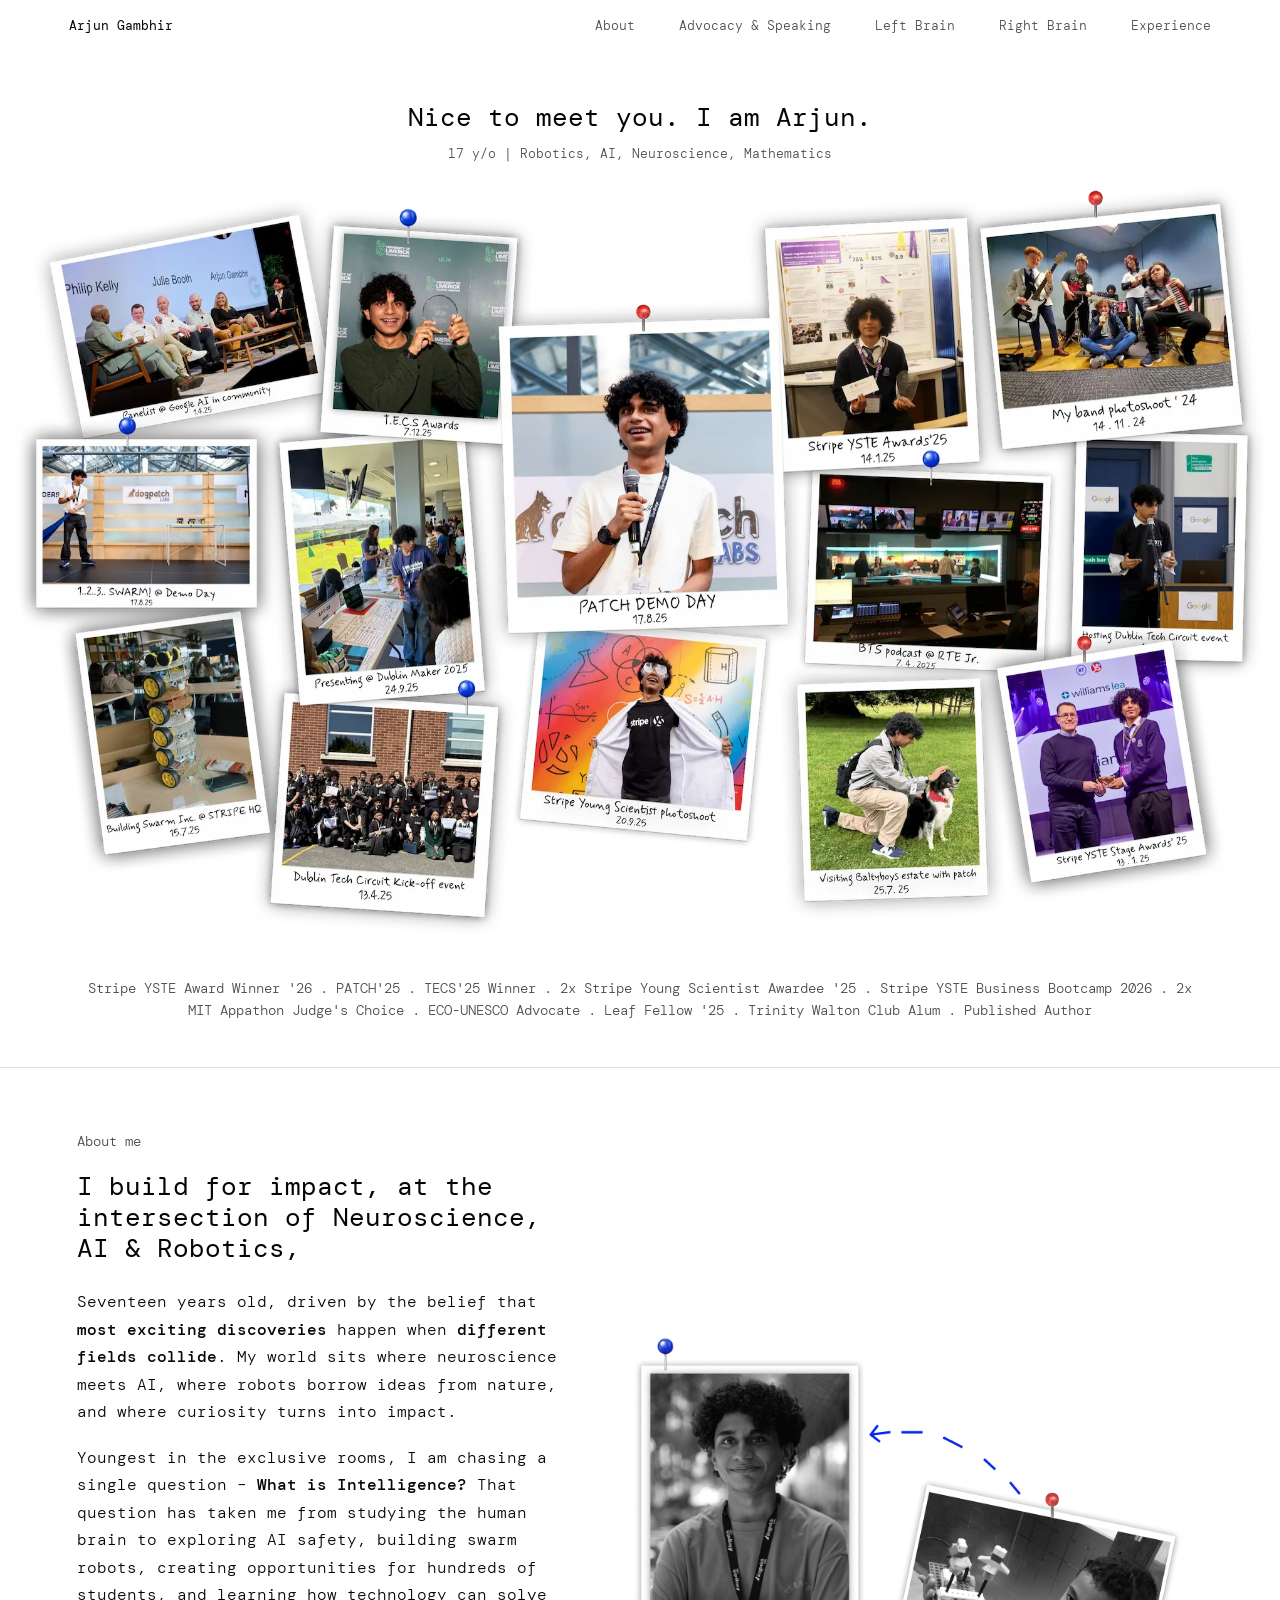
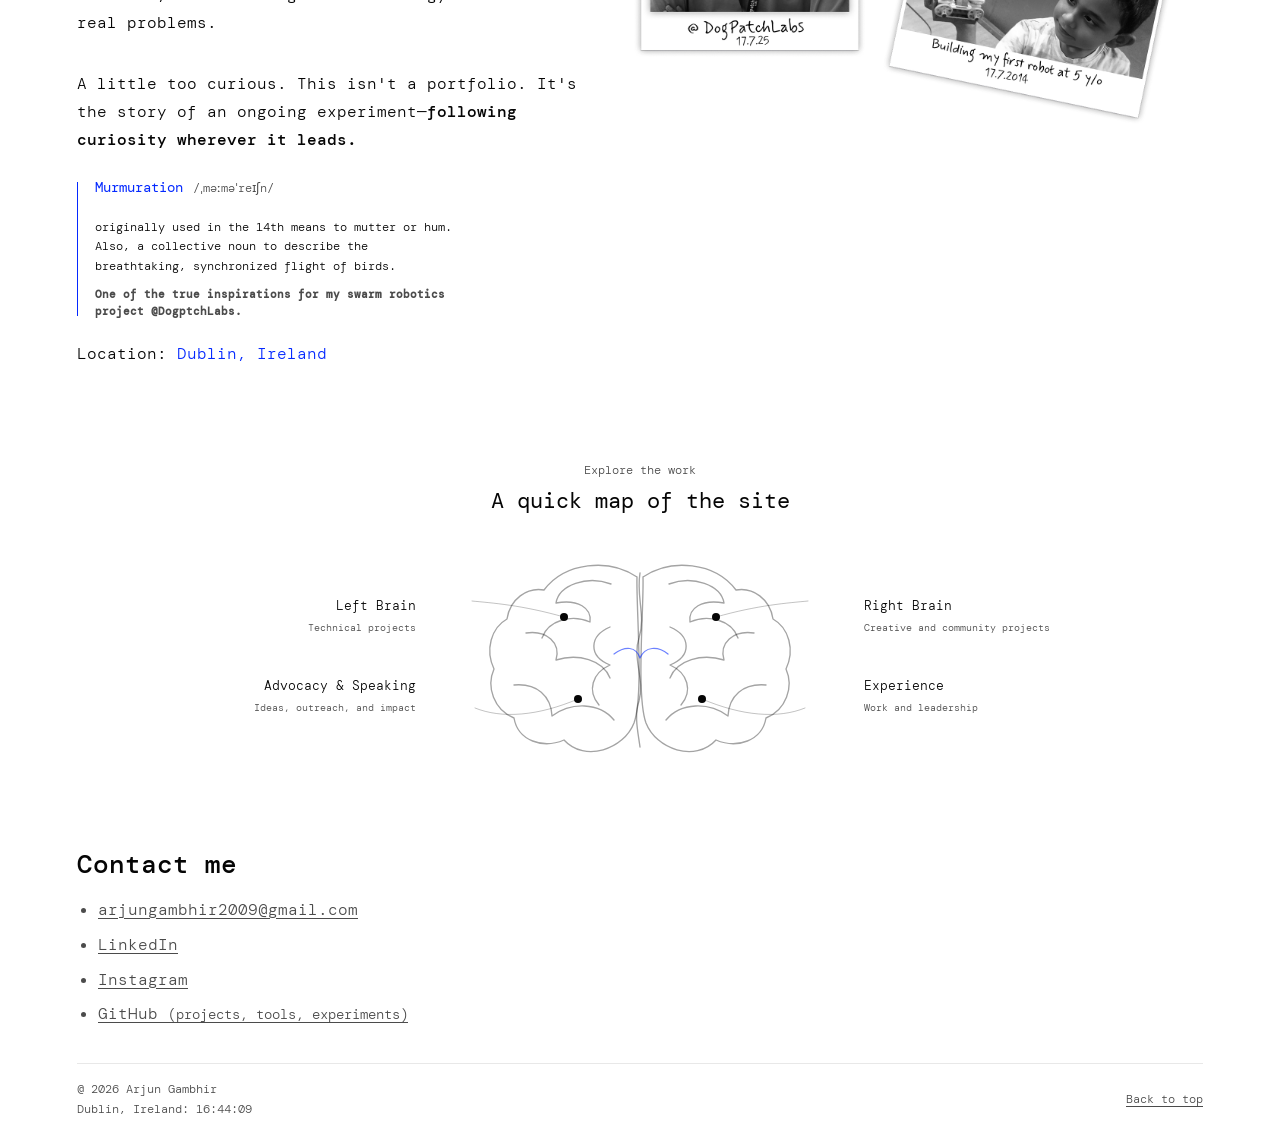
<file: index.html>
<!DOCTYPE html>
<html lang="en">
  <head>
    <meta charset="UTF-8" />
    <meta name="viewport" content="width=device-width, initial-scale=1.0" />
    <title>Arjun Gambhir</title>
    <link rel="preconnect" href="https://fonts.googleapis.com" />
    <link rel="preconnect" href="https://fonts.gstatic.com" crossorigin />
    <link
      href="https://fonts.googleapis.com/css2?family=DM+Mono:wght@300;400;500&display=swap"
      rel="stylesheet"
    />
    <link rel="stylesheet" href="styles.css?v=final-simple-motion-gallery-1" />
  </head>
  <body>
    <main class="page-shell">
      <header class="site-header" aria-label="Primary navigation">
        <a class="brand" href="#">Arjun Gambhir</a>
        <nav class="nav-links">
          <a class="nav-about" href="#about">About</a>
          <a class="nav-advocacy" href="advocacy-speaking.html">Advocacy &amp; Speaking</a>
          <a class="nav-left" href="left-brain.html">Left Brain</a>
          <a class="nav-right" href="right-brain.html">Right Brain</a>
          <a class="nav-experience" href="experience.html">Experience</a>
        </nav>
      </header>

      <section class="hero" aria-labelledby="intro-title">
        <div class="intro-copy">
          <h1 id="intro-title">
            Nice to meet you. I am Arjun.
          </h1>
          <p>17 y/o | Robotics, AI, Neuroscience, Mathematics</p>
        </div>

        <figure class="collage-wrap" aria-label="Photo collage of Arjun's projects and experiences">
          <img
            src="assets/arjun-landing-collage-web.webp"
            alt="A collage of Arjun speaking, presenting robotics projects, receiving awards, and performing with a band"
            loading="eager"
            fetchpriority="high"
            decoding="async"
          />
        </figure>

        <p class="achievement-strip">
          Stripe YSTE Award Winner '26 . PATCH'25 . TECS'25 Winner . 2x Stripe Young
          Scientist Awardee '25 . Stripe YSTE Business Bootcamp 2026 . 2x MIT Appathon
          Judge's Choice . ECO-UNESCO Advocate . Leaf Fellow '25 . Trinity Walton Club
          Alum . Published Author
        </p>
      </section>

      <section class="about-section" id="about" aria-labelledby="about-title">
        <div class="about-copy">
          <p class="section-kicker">About me</p>
          <h2 id="about-title">I build for impact, at the intersection of Neuroscience, AI &amp; Robotics,</h2>
          <p>
            Seventeen years old, driven by the belief that <strong>most exciting discoveries</strong> happen when <strong>different fields collide</strong>. My world sits where neuroscience meets AI, where robots borrow ideas from nature, and where curiosity turns into impact.
          </p>
          <p>
            Youngest in the exclusive rooms, I am chasing a single question – <strong>What is Intelligence?</strong> That question has taken me from studying the human brain to exploring AI safety, building swarm robots, creating opportunities for hundreds of students, and learning how technology can solve real problems.
          </p>
          <p class="about-gap">
            A little too curious. This isn't a portfolio. It's the story of an ongoing experiment—<strong>following curiosity wherever it leads.</strong>
          </p>
          <aside class="murmuration-note" aria-label="Murmuration note">
            <div class="murmuration-title">
              <h3>Murmuration</h3>
              <p>/ˌməːməˈreɪʃn/</p>
            </div>
            <p>
              originally used in the 14th means to mutter or hum. Also, a collective noun to describe the breathtaking, synchronized flight of birds.
            </p>
            <p class="murmuration-caption">
              <strong>One of the true inspirations for my swarm robotics project @DogptchLabs.</strong>
            </p>
          </aside>
          <p class="location-line">Location: <span>Dublin, Ireland</span></p>
        </div>

        <div class="polaroid-cluster polaroid-combined" aria-label="Two polaroid memories connected by a blue dotted arrow">
          <img
            src="assets/about-polaroid-combined.png"
            alt="Two black and white polaroid memories connected by a blue arrow"
          />
        </div>
      </section>

      <section class="about-portal" aria-labelledby="about-portal-title">
        <div class="about-portal-header">
          <p class="section-kicker">Explore the work</p>
          <h2 id="about-portal-title">A quick map of the site</h2>
        </div>

        <div class="portal-network" aria-label="Visual navigation to main portfolio areas">
          <div class="portal-link-column portal-link-column-left">
            <a class="portal-link portal-link-left" href="left-brain.html" data-area="left">
              <span>Left Brain</span>
              <small>Technical projects</small>
            </a>
            <a class="portal-link portal-link-advocacy" href="advocacy-speaking.html" data-area="advocacy">
              <span>Advocacy &amp; Speaking</span>
              <small>Ideas, outreach, and impact</small>
            </a>
          </div>

          <svg class="portal-brain" viewBox="0 0 360 230" role="img" aria-labelledby="portal-brain-title portal-brain-desc">
            <title id="portal-brain-title">Abstract brain-shaped navigation network</title>
            <desc id="portal-brain-desc">A simplified top-down brain silhouette with linked nodes for the main portfolio areas.</desc>
            <g class="portal-brain-sketch" aria-hidden="true">
              <path class="portal-brain-outline portal-brain-outline-left" d="M177 35 C149 16 105 20 84 48 C67 45 50 57 47 77 C31 86 25 108 34 127 C26 145 34 168 54 176 C58 199 83 207 104 198 C125 221 164 207 174 181 C184 153 176 65 177 35" />
              <path class="portal-brain-outline portal-brain-outline-right" d="M183 35 C211 16 255 20 276 48 C293 45 310 57 313 77 C329 86 335 108 326 127 C334 145 326 168 306 176 C302 199 277 207 256 198 C235 221 196 207 186 181 C176 153 184 65 183 35" />
              <path class="portal-midline" d="M180 31 C176 55 186 74 179 96 C172 116 185 137 179 159 C174 174 178 190 180 205" />
              <path class="portal-fold portal-fold-left portal-fold-left-a portal-live-line" d="M151 42 C127 33 99 43 96 61 C118 57 132 66 130 80 C112 72 88 78 82 96" />
              <path class="portal-fold portal-fold-left portal-fold-left-b" d="M66 91 C87 88 101 101 96 118 C118 111 143 118 150 136" />
              <path class="portal-fold portal-fold-left portal-fold-left-c portal-live-line" d="M54 143 C77 141 91 154 92 174 C111 160 139 160 154 178" />
              <path class="portal-fold portal-fold-left portal-fold-left-d" d="M150 85 C129 94 128 114 150 123 C132 131 127 149 139 163" />
              <path class="portal-fold portal-fold-right portal-fold-right-a portal-live-line" d="M209 42 C233 33 261 43 264 61 C242 57 228 66 230 80 C248 72 272 78 278 96" />
              <path class="portal-fold portal-fold-right portal-fold-right-b" d="M294 91 C273 88 259 101 264 118 C242 111 217 118 210 136" />
              <path class="portal-fold portal-fold-right portal-fold-right-c portal-live-line" d="M306 143 C283 141 269 154 268 174 C249 160 221 160 206 178" />
              <path class="portal-fold portal-fold-right portal-fold-right-d" d="M210 85 C231 94 232 114 210 123 C228 131 233 149 221 163" />
              <path class="portal-blue-stroke portal-live-line" d="M154 112 C165 104 176 104 180 116 C185 104 198 104 208 112" />
            </g>
            <g class="portal-connectors" aria-hidden="true">
              <path class="portal-connector portal-connector-left" d="M104 75 C62 63 32 61 12 59" />
              <path class="portal-connector portal-connector-advocacy" d="M118 157 C78 174 42 177 15 166" />
              <path class="portal-connector portal-connector-right" d="M256 75 C298 63 328 61 348 59" />
              <path class="portal-connector portal-connector-experience" d="M242 157 C282 174 318 177 345 166" />
            </g>
            <g class="portal-nodes">
              <a class="portal-node-link portal-node-left" href="left-brain.html" aria-label="Left Brain, Technical projects">
                <circle class="portal-hotspot" cx="104" cy="75" r="13" />
                <circle class="portal-dot" cx="104" cy="75" r="4" />
              </a>
              <a class="portal-node-link portal-node-advocacy" href="advocacy-speaking.html" aria-label="Advocacy and Speaking, Ideas, outreach, and impact">
                <circle class="portal-hotspot" cx="118" cy="157" r="13" />
                <circle class="portal-dot" cx="118" cy="157" r="4" />
              </a>
              <a class="portal-node-link portal-node-right" href="right-brain.html" aria-label="Right Brain, Creative and community projects">
                <circle class="portal-hotspot" cx="256" cy="75" r="13" />
                <circle class="portal-dot" cx="256" cy="75" r="4" />
              </a>
              <a class="portal-node-link portal-node-experience" href="experience.html" aria-label="Experience, Work and leadership">
                <circle class="portal-hotspot" cx="242" cy="157" r="13" />
                <circle class="portal-dot" cx="242" cy="157" r="4" />
              </a>
            </g>
          </svg>

          <div class="portal-link-column portal-link-column-right">
            <a class="portal-link portal-link-right" href="right-brain.html" data-area="right">
              <span>Right Brain</span>
              <small>Creative and community projects</small>
            </a>
            <a class="portal-link portal-link-experience" href="experience.html" data-area="experience">
              <span>Experience</span>
              <small>Work and leadership</small>
            </a>
          </div>
        </div>
      </section>

      <section class="contact-section" id="contact" aria-labelledby="contact-title">
        <h2 id="contact-title">Contact me</h2>
        <ul class="contact-list">
          <li>
            <a href="mailto:arjungambhir2009@gmail.com">arjungambhir2009@gmail.com</a>
          </li>
          <li>
            <a href="https://www.linkedin.com/in/arjun--gambhir/" target="_blank" rel="noopener noreferrer">LinkedIn</a>
          </li>
          <li>
            <a href="https://www.instagram.com/argon_infinity/" target="_blank" rel="noopener noreferrer">Instagram</a>
          </li>
          <li>
            <a href="https://github.com/ArjunGambhir20099?tab=repositories" target="_blank" rel="noopener noreferrer">
              GitHub <span>(projects, tools, experiments)</span>
            </a>
          </li>
        </ul>
      </section>

      <footer class="site-footer">
        <div class="footer-meta">
          <p>@ 2026 Arjun Gambhir</p>
          <p id="dublin-time">Dublin, Ireland: --:--:--</p>
        </div>
        <a href="#">Back to top</a>
      </footer>
    </main>
    <script>
      const dublinTime = document.getElementById("dublin-time");
      const dublinFormatter = new Intl.DateTimeFormat("en-IE", {
        timeZone: "Europe/Dublin",
        hour: "2-digit",
        minute: "2-digit",
        second: "2-digit",
        hour12: false,
      });

      function updateDublinTime() {
        dublinTime.textContent = `Dublin, Ireland: ${dublinFormatter.format(new Date())}`;
      }

      updateDublinTime();
      setInterval(updateDublinTime, 1000);
    </script>
    <script src="site-header.js"></script>

  </body>
</html>
</file>
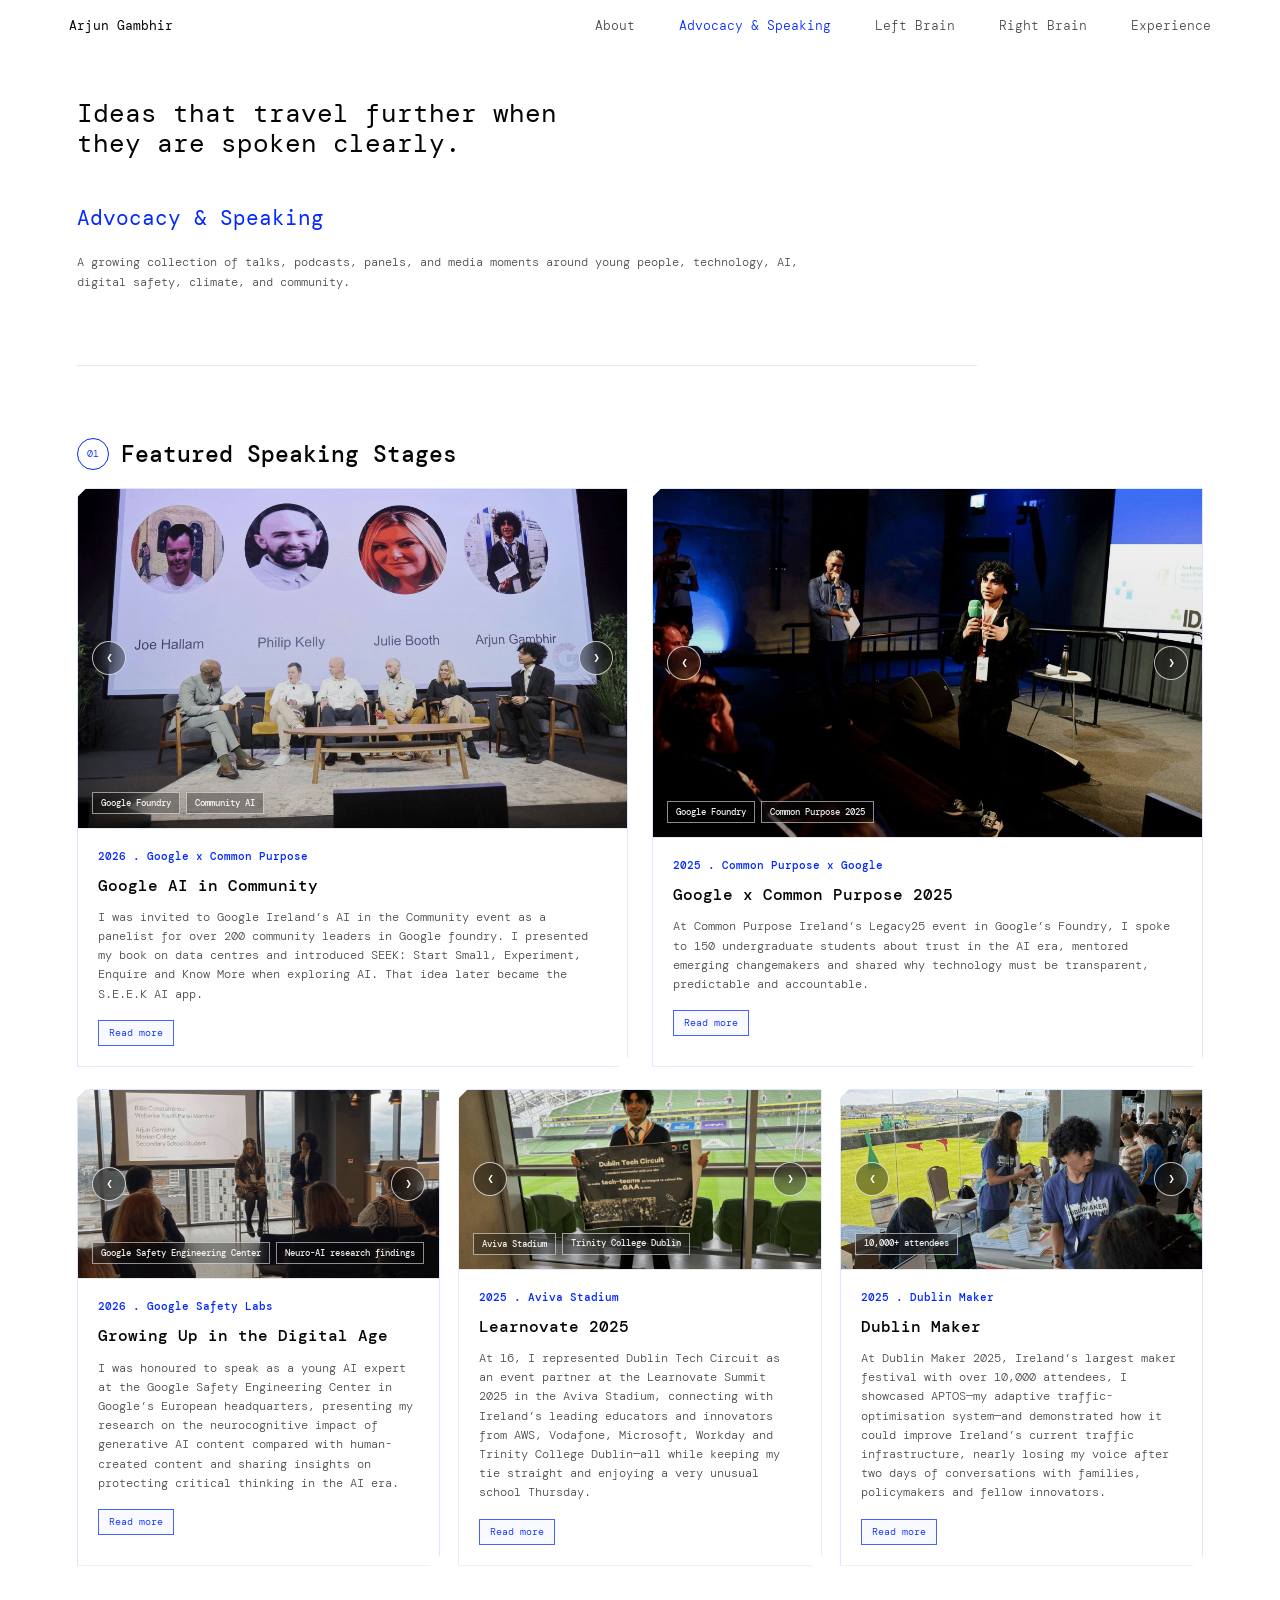
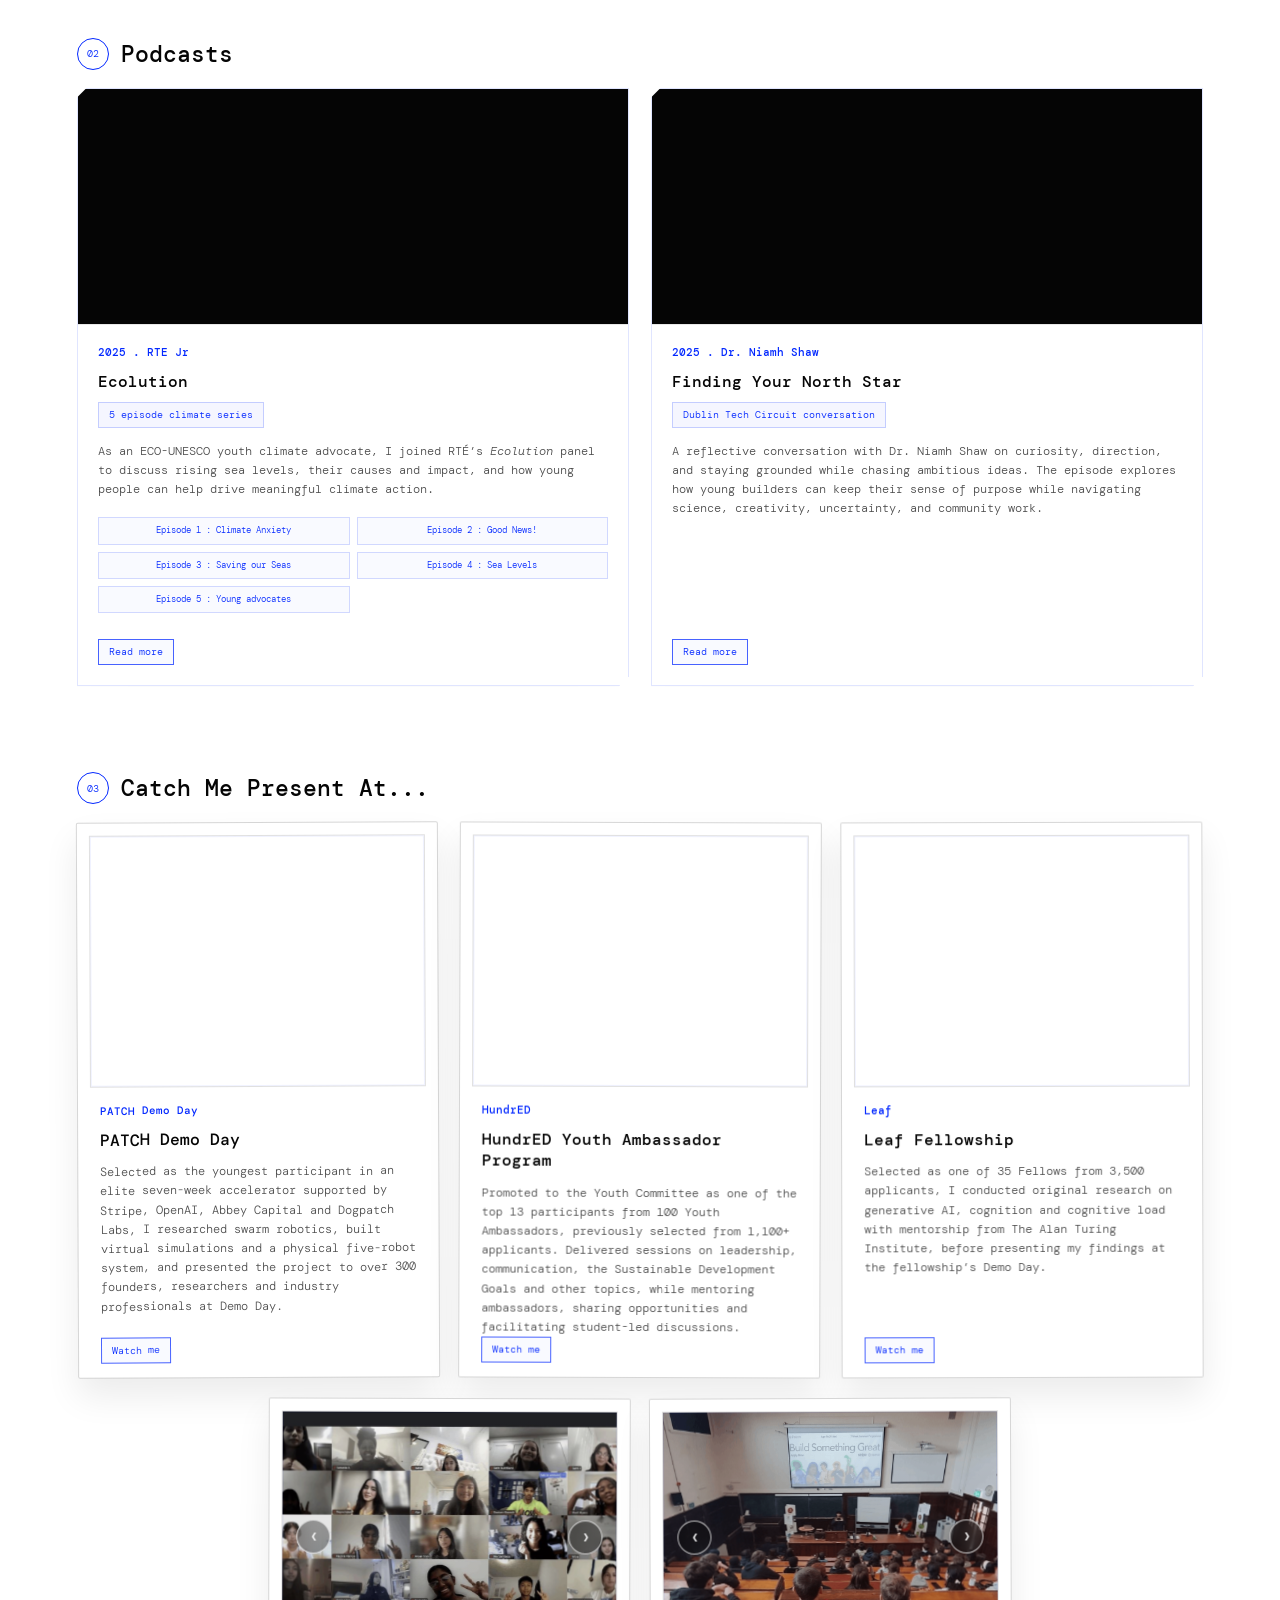
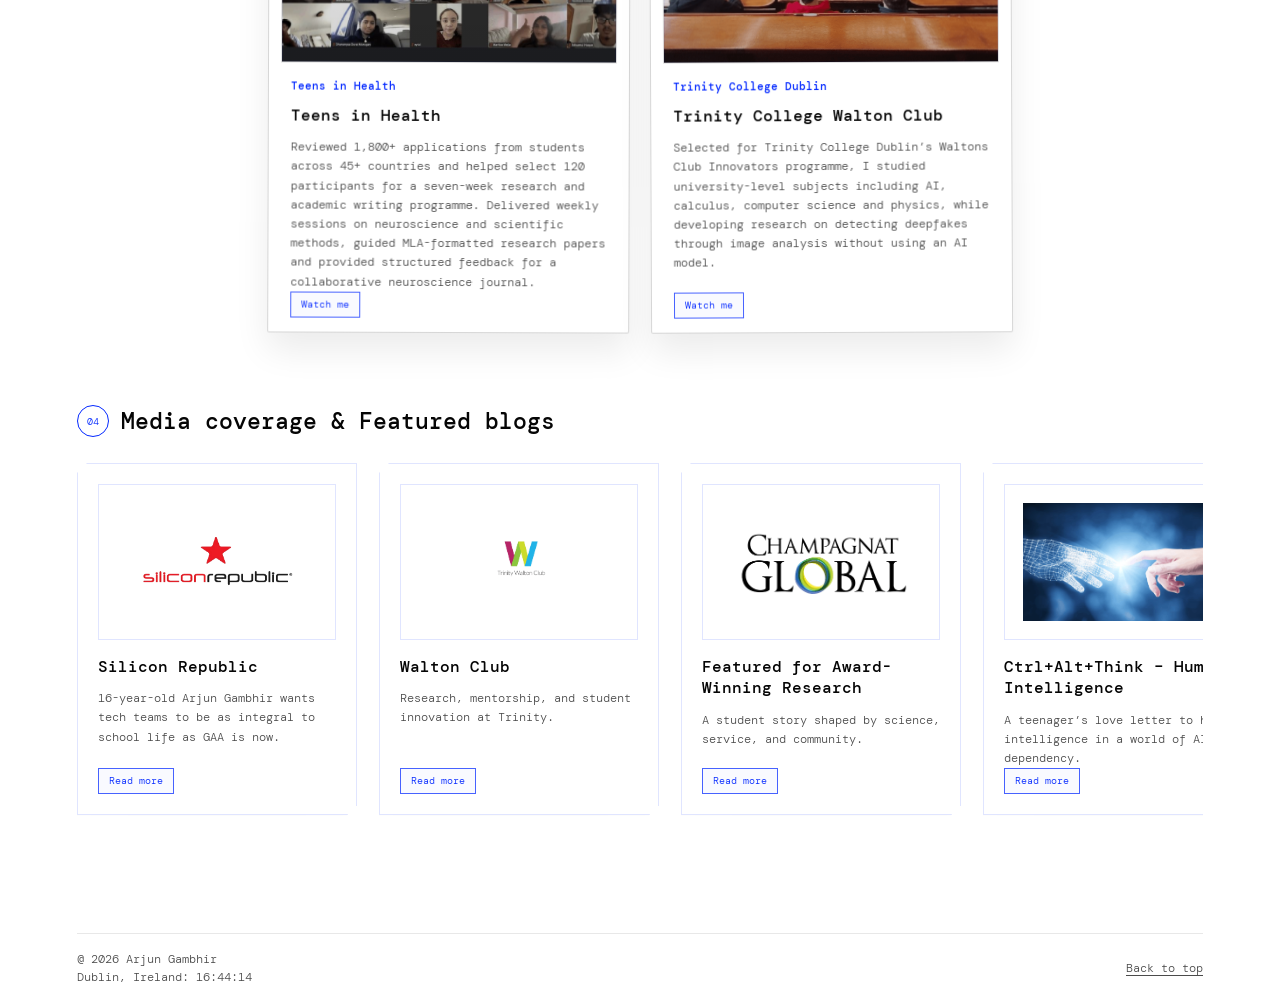
<file: advocacy-speaking.html>
<!DOCTYPE html>
<html lang="en">
  <head>
    <meta charset="UTF-8" />
    <meta name="viewport" content="width=device-width, initial-scale=1.0" />
    <title>Advocacy & Speaking | Arjun Gambhir</title>
    <link rel="preconnect" href="https://fonts.googleapis.com" />
    <link rel="preconnect" href="https://fonts.gstatic.com" crossorigin />
    <link
      href="https://fonts.googleapis.com/css2?family=DM+Mono:wght@300;400;500&display=swap"
      rel="stylesheet"
    />
    <link rel="stylesheet" href="styles.css?v=final-simple-motion-gallery-1" />
  </head>
  <body class="page-advocacy">
    <main class="page-shell">
      <header class="site-header" aria-label="Primary navigation">
        <a class="brand" href="index.html">Arjun Gambhir</a>
        <nav class="nav-links">
          <a class="nav-about" href="index.html#about">About</a>
          <a class="nav-advocacy" href="advocacy-speaking.html">Advocacy &amp; Speaking</a>
          <a class="nav-left" href="left-brain.html">Left Brain</a>
          <a class="nav-right" href="right-brain.html">Right Brain</a>
          <a class="nav-experience" href="experience.html">Experience</a>
        </nav>
      </header>
      <section class="advocacy-page" aria-labelledby="advocacy-title">
        <div class="advocacy-hero">
          <p class="section-kicker">Ideas that travel further when<br />they are spoken clearly.</p>
          <h1 id="advocacy-title">Advocacy &amp; Speaking</h1>
          <p>
            A growing collection of talks, podcasts, panels, and media moments around
            young people, technology, AI, digital safety, climate, and community.
          </p>
        </div>

        <section class="advocacy-section featured-speaking" aria-labelledby="featured-speaking-title">
          <div class="advocacy-section-heading">
            <span>01</span>
            <h2 id="featured-speaking-title">Featured Speaking Stages</h2>
          </div>
          <div class="advocacy-feature-grid">
            <div class="advocacy-hero-cards">
              <article class="advocacy-card large">
                <div class="advocacy-image rotating-image" data-gallery>
                  <img src="assets/advocacy/google-ai-community-01.jpg" alt="Google AI in Community panel on stage" />
                  <img src="assets/advocacy/google-ai-community-02.jpg" alt="Google AI in Community panel discussion close-up" />
                  <div class="advocacy-ribbons" aria-label="Event highlights">
                    <span>Google Foundry</span>
                    <span>Community AI</span>
                  </div>
                  <button class="gallery-arrow gallery-arrow-prev" type="button" aria-label="Previous Google AI in Community image">‹</button>
                  <button class="gallery-arrow gallery-arrow-next" type="button" aria-label="Next Google AI in Community image">›</button>
                </div>
                <div class="advocacy-copy">
                  <p class="advocacy-meta">2026 . Google x Common Purpose</p>
                  <h3>Google AI in Community</h3>
                  <p>I was invited to Google Ireland’s AI in the Community event as a panelist for over 200 community leaders in Google foundry. I presented my book on data centres and introduced SEEK: Start Small, Experiment, Enquire and Know More when exploring AI. That idea later became the S.E.E.K AI app.</p>
                  <a class="read-more-link" href="https://www.linkedin.com/posts/activity-7329266115887390720-h6sJ?utm_source=social_share_send&amp;utm_medium=member_desktop_web&amp;rcm=ACoAAEHCUJYB4PY9NqqdajFe1BaRHEhKHGYFJ-E" target="_blank" rel="noreferrer">Read more</a>
                </div>
              </article>
              <article class="advocacy-card large">
                <div class="advocacy-image rotating-image" data-gallery>
                  <img src="assets/advocacy/common-purpose-google-01.jpg" alt="Arjun speaking at Common Purpose x Google 2025" />
                  <img src="assets/advocacy/common-purpose-google-02.jpg" alt="Common Purpose x Google 2025 audience and panel screen" />
                  <img src="assets/advocacy/common-purpose-google-03.jpg" alt="Common Purpose x Google 2025 group photo" />
                  <div class="advocacy-ribbons" aria-label="Event highlights">
                    <span>Google Foundry</span>
                    <span>Common Purpose 2025</span>
                  </div>
                  <button class="gallery-arrow gallery-arrow-prev" type="button" aria-label="Previous Common Purpose x Google image">‹</button>
                  <button class="gallery-arrow gallery-arrow-next" type="button" aria-label="Next Common Purpose x Google image">›</button>
                </div>
                <div class="advocacy-copy">
                  <p class="advocacy-meta">2025 . Common Purpose x Google</p>
                  <h3>Google x Common Purpose 2025</h3>
                  <p>At Common Purpose Ireland’s Legacy25 event in Google’s Foundry, I spoke to 150 undergraduate students about trust in the AI era, mentored emerging changemakers and shared why technology must be transparent, predictable and accountable.</p>
                  <a class="read-more-link" href="https://www.linkedin.com/posts/activity-7401311885452681216-Tz5F?utm_source=social_share_send&amp;utm_medium=member_desktop_web&amp;rcm=ACoAAEHCUJYB4PY9NqqdajFe1BaRHEhKHGYFJ-E" target="_blank" rel="noreferrer">Read more</a>
                </div>
              </article>
            </div>
            <div class="advocacy-supporting-grid">
              <article class="advocacy-card">
                <div class="advocacy-image rotating-image" data-gallery>
                  <img src="assets/advocacy/growing-digital-age-01.jpg" alt="Growing Up in the Digital Age talk at Google" />
                  <img src="assets/advocacy/growing-digital-age-02.jpg" alt="Growing Up in the Digital Age panel conversation" />
                  <div class="advocacy-ribbons" aria-label="Event highlights">
                    <span>Google Safety Engineering Center</span>
                    <span>Neuro-AI research findings</span>
                  </div>
                  <button class="gallery-arrow gallery-arrow-prev" type="button" aria-label="Previous Growing Up in the Digital Age image">‹</button>
                  <button class="gallery-arrow gallery-arrow-next" type="button" aria-label="Next Growing Up in the Digital Age image">›</button>
                </div>
                <div class="advocacy-copy">
                  <p class="advocacy-meta">2026 . Google Safety Labs</p>
                  <h3>Growing Up in the Digital Age</h3>
                  <p>I was honoured to speak as a young AI expert at the Google Safety Engineering Center in Google’s European headquarters, presenting my research on the neurocognitive impact of generative AI content compared with human-created content and sharing insights on protecting critical thinking in the AI era.</p>
                  <a class="read-more-link" href="https://www.linkedin.com/posts/activity-7303417360525283328-ARWq?utm_source=social_share_send&amp;utm_medium=member_desktop_web&amp;rcm=ACoAAEHCUJYB4PY9NqqdajFe1BaRHEhKHGYFJ-E" target="_blank" rel="noreferrer">Read more</a>
                </div>
              </article>
              <article class="advocacy-card">
                <div class="advocacy-image rotating-image" data-gallery>
                  <img src="assets/advocacy/learnovate-01.jpg" alt="Dublin Tech Circuit at Learnovate 2025 in Aviva Stadium" />
                  <img src="assets/advocacy/learnovate-02.jpg" alt="Dublin Tech Circuit booth at Learnovate 2025" />
                  <img src="assets/advocacy/learnovate-03.jpg" alt="Arjun at Learnovate 2025 Global Learning Summit" />
                  <div class="advocacy-ribbons" aria-label="Event highlights">
                    <span>Aviva Stadium</span>
                    <span>Trinity College Dublin</span>
                  </div>
                  <button class="gallery-arrow gallery-arrow-prev" type="button" aria-label="Previous Learnovate image">‹</button>
                  <button class="gallery-arrow gallery-arrow-next" type="button" aria-label="Next Learnovate image">›</button>
                </div>
                <div class="advocacy-copy">
                  <p class="advocacy-meta">2025 . Aviva Stadium</p>
                  <h3>Learnovate 2025</h3>
                  <p>At 16, I represented Dublin Tech Circuit as an event partner at the Learnovate Summit 2025 in the Aviva Stadium, connecting with Ireland’s leading educators and innovators from AWS, Vodafone, Microsoft, Workday and Trinity College Dublin—all while keeping my tie straight and enjoying a very unusual school Thursday.</p>
                  <a class="read-more-link" href="https://www.linkedin.com/posts/activity-7383995730509733889-2QZK?utm_source=social_share_send&amp;utm_medium=member_desktop_web&amp;rcm=ACoAAEHCUJYB4PY9NqqdajFe1BaRHEhKHGYFJ-E" target="_blank" rel="noreferrer">Read more</a>
                </div>
              </article>
              <article class="advocacy-card">
                <div class="advocacy-image rotating-image" data-gallery>
                  <img src="assets/advocacy/dublin-maker-01.jpg" alt="Arjun presenting APTOS at Dublin Maker" />
                  <img src="assets/advocacy/dublin-maker-02.jpg" alt="Arjun speaking with visitors at Dublin Maker" />
                  <img src="assets/advocacy/dublin-maker-03.jpg" alt="Dublin Maker visitors watching the APTOS demonstration" />
                  <div class="advocacy-ribbons" aria-label="Event highlights">
                    <span>10,000+ attendees</span>
                  </div>
                  <button class="gallery-arrow gallery-arrow-prev" type="button" aria-label="Previous Dublin Maker image">‹</button>
                  <button class="gallery-arrow gallery-arrow-next" type="button" aria-label="Next Dublin Maker image">›</button>
                </div>
                <div class="advocacy-copy">
                  <p class="advocacy-meta">2025 . Dublin Maker</p>
                  <h3>Dublin Maker</h3>
                  <p>At Dublin Maker 2025, Ireland’s largest maker festival with over 10,000 attendees, I showcased APTOS—my adaptive traffic-optimisation system—and demonstrated how it could improve Ireland’s current traffic infrastructure, nearly losing my voice after two days of conversations with families, policymakers and fellow innovators.</p>
                  <a class="read-more-link" href="https://www.linkedin.com/posts/activity-7371627510184255488-hogH?utm_source=social_share_send&amp;utm_medium=member_desktop_web&amp;rcm=ACoAAEHCUJYB4PY9NqqdajFe1BaRHEhKHGYFJ-E" target="_blank" rel="noreferrer">Read more</a>
                </div>
              </article>
            </div>
          </div>
        </section>

        <section class="advocacy-section" aria-labelledby="podcasts-title">
          <div class="advocacy-section-heading">
            <span>02</span>
            <h2 id="podcasts-title">Podcasts</h2>
          </div>
          <div class="podcast-row">
            <article class="podcast-card ecolution-card">
              <div class="podcast-video">
                <iframe src="https://www.youtube.com/embed/1kjRWjCwNBY?list=PLDiumnib21kM_sD9cOHiu_HAIoRkCtcRN" title="Ecolution podcast episode" allow="accelerometer; autoplay; clipboard-write; encrypted-media; gyroscope; picture-in-picture; web-share" allowfullscreen loading="lazy" referrerpolicy="strict-origin-when-cross-origin"></iframe>
              </div>
              <div>
                <p class="advocacy-meta">2025 . RTE Jr</p>
                <h3>Ecolution</h3>
                <p class="podcast-badge">5 episode climate series</p>
                <p>As an ECO-UNESCO youth climate advocate, I joined RTÉ’s <em>Ecolution</em> panel to discuss rising sea levels, their causes and impact, and how young people can help drive meaningful climate action.</p>
                <div class="episode-scale" aria-label="Ecolution episode archive">
                  <a href="https://www.youtube.com/watch?v=1kjRWjCwNBY&amp;list=PLDiumnib21kM_sD9cOHiu_HAIoRkCtcRN&amp;index=1" target="_blank" rel="noreferrer">Episode 1 : Climate Anxiety</a>
                  <a href="https://www.youtube.com/watch?v=8qcXAxUv-oo&amp;list=PLDiumnib21kM_sD9cOHiu_HAIoRkCtcRN&amp;index=3" target="_blank" rel="noreferrer">Episode 2 : Good News!</a>
                  <a href="https://www.youtube.com/watch?v=Rb09ZRvl2pk&amp;list=PLDiumnib21kM_sD9cOHiu_HAIoRkCtcRN&amp;index=4" target="_blank" rel="noreferrer">Episode 3 : Saving our Seas</a>
                  <a href="https://www.youtube.com/watch?v=JX5DjOwL4z0&amp;list=PLDiumnib21kM_sD9cOHiu_HAIoRkCtcRN&amp;index=5" target="_blank" rel="noreferrer">Episode 4 : Sea Levels</a>
                  <a href="https://www.linkedin.com/posts/activity-7271404545157562368-jInL?utm_source=social_share_send&amp;utm_medium=member_desktop_web&amp;rcm=ACoAAEHCUJYB4PY9NqqdajFe1BaRHEhKHGYFJ-E" target="_blank" rel="noreferrer">Episode 5 : Young advocates</a>
                </div>
                <a class="read-more-link" href="https://www.youtube.com/watch?v=1kjRWjCwNBY&amp;list=PLDiumnib21kM_sD9cOHiu_HAIoRkCtcRN" target="_blank" rel="noopener noreferrer">Read more</a>
              </div>
            </article>
            <article class="podcast-card">
              <div class="podcast-video">
                <iframe src="https://www.youtube.com/embed/jJKWmDu4doc" title="Finding Your North Star podcast episode" allow="accelerometer; autoplay; clipboard-write; encrypted-media; gyroscope; picture-in-picture; web-share" allowfullscreen loading="lazy" referrerpolicy="strict-origin-when-cross-origin"></iframe>
              </div>
              <div>
                <p class="advocacy-meta">2025 . Dr. Niamh Shaw</p>
                <h3>Finding Your North Star</h3>
                <p class="podcast-badge">Dublin Tech Circuit conversation</p>
                <p>A reflective conversation with Dr. Niamh Shaw on curiosity, direction, and staying grounded while chasing ambitious ideas. The episode explores how young builders can keep their sense of purpose while navigating science, creativity, uncertainty, and community work.</p>
                <a class="read-more-link" href="https://www.youtube.com/watch?v=jJKWmDu4doc" target="_blank" rel="noopener noreferrer">Read more</a>
              </div>
            </article>
          </div>
        </section>

        <section class="advocacy-section catch-present-section" aria-labelledby="catch-present-title">
          <div class="advocacy-section-heading">
            <span>03</span>
            <h2 id="catch-present-title">Catch Me Present At...</h2>
          </div>
          <div class="present-grid">
            <article class="present-card">
              <figure class="present-frame present-video">
                <iframe src="https://www.youtube.com/embed/urE8nneagQs" title="PATCH Demo Day presentation video" allow="accelerometer; autoplay; clipboard-write; encrypted-media; gyroscope; picture-in-picture; web-share" allowfullscreen loading="lazy" referrerpolicy="strict-origin-when-cross-origin"></iframe>
              </figure>
              <div>
                <p class="advocacy-meta">PATCH Demo Day</p>
                <h3>PATCH Demo Day</h3>
                <p>Selected as the youngest participant in an elite seven-week accelerator supported by Stripe, OpenAI, Abbey Capital and Dogpatch Labs, I researched swarm robotics, built virtual simulations and a physical five-robot system, and presented the project to over 300 founders, researchers and industry professionals at Demo Day.</p>
                <a class="read-more-link" href="https://www.youtube.com/watch?v=urE8nneagQs" target="_blank" rel="noreferrer">Watch me</a>
              </div>
            </article>
            <article class="present-card">
              <figure class="present-frame present-video">
                <iframe src="https://www.youtube.com/embed/E8OZQn2iJZw" title="HundrED Youth Ambassador Program video" allow="accelerometer; autoplay; clipboard-write; encrypted-media; gyroscope; picture-in-picture; web-share" allowfullscreen loading="lazy" referrerpolicy="strict-origin-when-cross-origin"></iframe>
              </figure>
              <div>
                <p class="advocacy-meta">HundrED</p>
                <h3>HundrED Youth Ambassador Program</h3>
                <p>Promoted to the Youth Committee as one of the top 13 participants from 100 Youth Ambassadors, previously selected from 1,100+ applicants. Delivered sessions on leadership, communication, the Sustainable Development Goals and other topics, while mentoring ambassadors, sharing opportunities and facilitating student-led discussions.</p>
                <a class="read-more-link" href="https://www.youtube.com/watch?v=E8OZQn2iJZw" target="_blank" rel="noreferrer">Watch me</a>
              </div>
            </article>
            <article class="present-card">
              <figure class="present-frame present-video">
                <iframe src="https://www.youtube.com/embed/5i6PUP9hX64" title="Leaf Fellowship presentation video" allow="accelerometer; autoplay; clipboard-write; encrypted-media; gyroscope; picture-in-picture; web-share" allowfullscreen loading="lazy" referrerpolicy="strict-origin-when-cross-origin"></iframe>
              </figure>
              <div>
                <p class="advocacy-meta">Leaf</p>
                <h3>Leaf Fellowship</h3>
                <p>Selected as one of 35 Fellows from 3,500 applicants, I conducted original research on generative AI, cognition and cognitive load with mentorship from The Alan Turing Institute, before presenting my findings at the fellowship’s Demo Day.</p>
                <a class="read-more-link" href="https://www.youtube.com/watch?v=5i6PUP9hX64" target="_blank" rel="noreferrer">Watch me</a>
              </div>
            </article>
            <article class="present-card">
              <figure class="present-frame rotating-image" data-gallery>
                <img src="assets/advocacy/teens-in-health-session.jpg" alt="Teens in Health virtual mentoring session" />
                <img src="assets/advocacy/teens-in-health-session-02.png" alt="Teens in Health online neuroscience class" />
                <button class="gallery-arrow gallery-arrow-prev" type="button" aria-label="Previous Teens in Health image">‹</button>
                <button class="gallery-arrow gallery-arrow-next" type="button" aria-label="Next Teens in Health image">›</button>
              </figure>
              <div>
                <p class="advocacy-meta">Teens in Health</p>
                <h3>Teens in Health</h3>
                <p>Reviewed 1,800+ applications from students across 45+ countries and helped select 120 participants for a seven-week research and academic writing programme. Delivered weekly sessions on neuroscience and scientific methods, guided MLA-formatted research papers and provided structured feedback for a collaborative neuroscience journal.</p>
                <a class="read-more-link" href="https://drive.google.com/file/d/17dRHsEVWIvZsPG5TFfNhPoPwuQzrspLY/view?usp=sharing" target="_blank" rel="noreferrer">Watch me</a>
              </div>
            </article>
            <article class="present-card">
              <figure class="present-frame rotating-image" data-gallery>
                <img src="assets/advocacy/trinity-walton-speaking.png" alt="Trinity College Walton Club lecture hall presentation" />
                <img src="assets/advocacy/trinity-walton-speaking-02.png" alt="Trinity Walton Club presentation at the front of a lecture hall" />
                <button class="gallery-arrow gallery-arrow-prev" type="button" aria-label="Previous Trinity Walton Club image">‹</button>
                <button class="gallery-arrow gallery-arrow-next" type="button" aria-label="Next Trinity Walton Club image">›</button>
              </figure>
              <div>
                <p class="advocacy-meta">Trinity College Dublin</p>
                <h3>Trinity College Walton Club</h3>
                <p>Selected for Trinity College Dublin’s Waltons Club Innovators programme, I studied university-level subjects including AI, calculus, computer science and physics, while developing research on detecting deepfakes through image analysis without using an AI model.</p>
                <a class="read-more-link" href="https://drive.google.com/file/d/155OWSBzUTpEAuuzy4HKxYifXi1cyyVUH/view?usp=sharing" target="_blank" rel="noreferrer">Watch me</a>
              </div>
            </article>
          </div>
        </section>

        <section class="advocacy-section" aria-labelledby="media-title">
          <div class="advocacy-section-heading">
            <span>04</span>
            <h2 id="media-title">Media coverage &amp; Featured blogs</h2>
          </div>
          <div class="media-coverage-strip" aria-label="Media coverage image gallery">
            <article class="media-logo-card">
              <span><img src="assets/advocacy/logo-silicon-republic.png" alt="Silicon Republic logo" /></span>
              <h3>Silicon Republic</h3>
              <p>16-year-old Arjun Gambhir wants tech teams to be as integral to school life as GAA is now.</p>
              <a class="read-more-link" href="https://www.siliconrepublic.com/" target="_blank" rel="noreferrer">Read more</a>
            </article>
            <article class="media-logo-card">
              <span><img src="assets/neurocognitive/logo-trinity-walton-club.png" alt="Trinity Walton Club logo" /></span>
              <h3>Walton Club</h3>
              <p>Research, mentorship, and student innovation at Trinity.</p>
              <a class="read-more-link" href="https://www.instagram.com/p/DT5IAlXDZWS/" target="_blank" rel="noreferrer">Read more</a>
            </article>
            <article class="media-logo-card">
              <span><img src="assets/advocacy/logo-champagnat-global.png" alt="Champagnat Global logo" /></span>
              <h3>Featured for Award-Winning Research</h3>
              <p>A student story shaped by science, service, and community.</p>
              <a class="read-more-link" href="https://champagnat.global/en/a-student-from-marian-college-ireland-wins-btyste25-with-his-ai-project/" target="_blank" rel="noreferrer">Read more</a>
            </article>
            <article>
              <span><img src="assets/advocacy/human-intelligence-feature.png" alt="Human hand touching a digital robotic hand" /></span>
              <h3>Ctrl+Alt+Think – Human Intelligence</h3>
              <p>A teenager’s love letter to human intelligence in a world of AI dependency.</p>
              <a class="read-more-link" href="https://humanintelligencemovement.org/teaching-learning-strategies/ctrlaltthink-a-teenagers-love-letter-to-human-intelligence/" target="_blank" rel="noreferrer">Read more</a>
            </article>
          </div>
        </section>
      </section>
      <footer class="site-footer">
        <div>
          <p>@ 2026 Arjun Gambhir</p>
          <p id="dublin-time" class="footer-time" data-dublin-time>Location: Dublin, Ireland</p>
        </div>
        <a href="#">Back to top</a>
      </footer>
    </main>
    <script src="footer-time.js"></script>
    <script>
      document.querySelectorAll("[data-gallery]").forEach((gallery, galleryIndex) => {
        const images = [...gallery.querySelectorAll("img")];
        const previous = gallery.querySelector(".gallery-arrow-prev");
        const next = gallery.querySelector(".gallery-arrow-next");
        let activeIndex = 0;
        let timer;
        const interval = 7600;
        const offset = galleryIndex * 1250;

        function showImage(index) {
          activeIndex = (index + images.length) % images.length;
          images.forEach((image, imageIndex) => {
            image.classList.toggle("is-active", imageIndex === activeIndex);
          });
        }

        function restartTimer() {
          clearInterval(timer);
          timer = setInterval(() => showImage(activeIndex + 1), interval);
        }

        previous.addEventListener("click", () => {
          showImage(activeIndex - 1);
          restartTimer();
        });

        next.addEventListener("click", () => {
          showImage(activeIndex + 1);
          restartTimer();
        });

        showImage(0);
        setTimeout(restartTimer, offset);
      });
    </script>
    <script src="site-header.js"></script>

  </body>
</html>
</file>
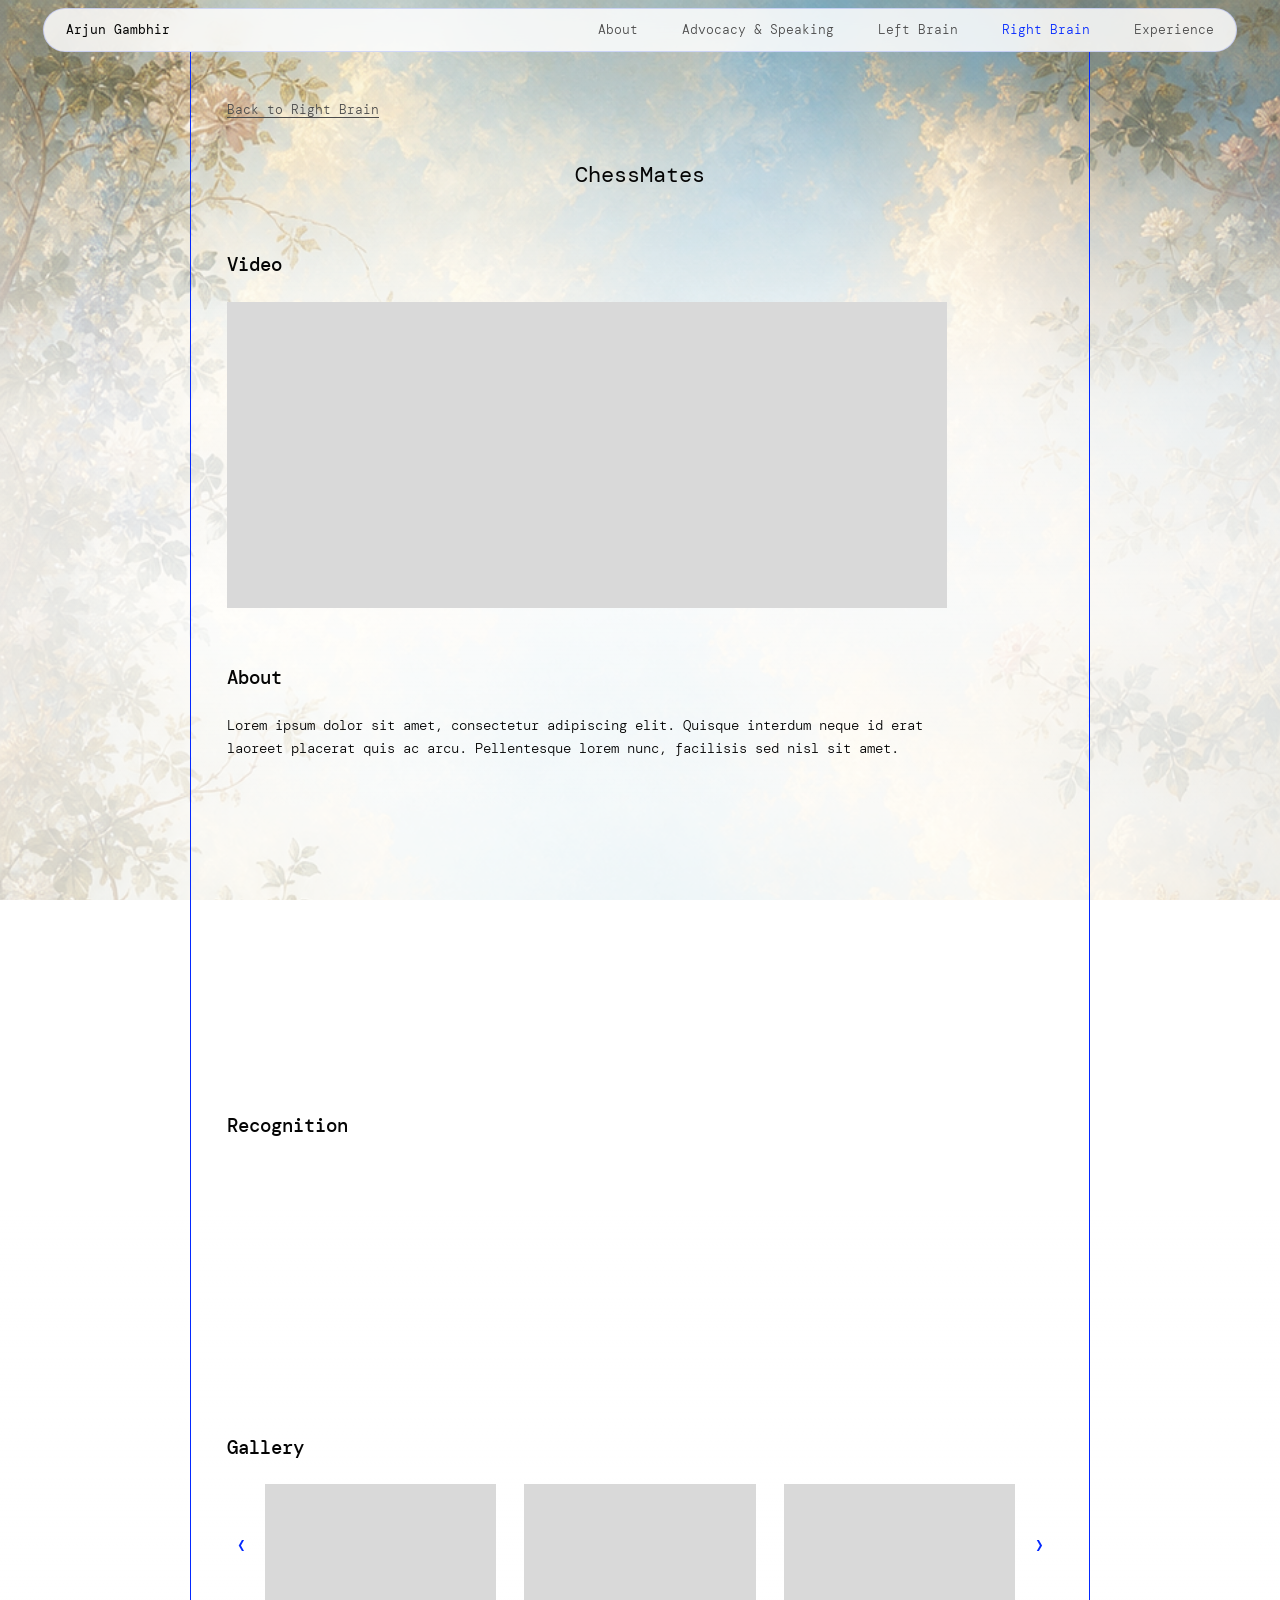
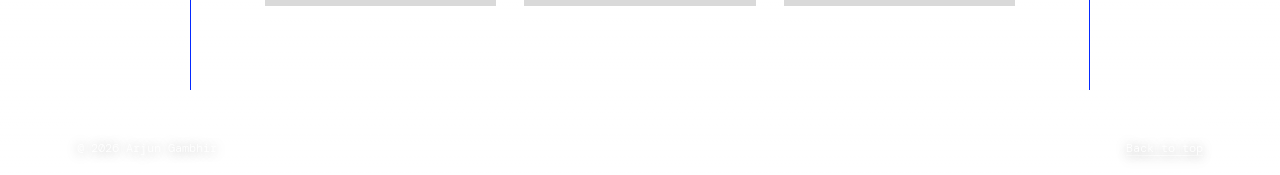
<file: community-chessmates.html>
<!DOCTYPE html>
<html lang="en">
  <head><meta charset="UTF-8" /><meta name="viewport" content="width=device-width, initial-scale=1.0" /><title>ChessMates | Arjun Gambhir</title><link rel="preconnect" href="https://fonts.googleapis.com" /><link rel="preconnect" href="https://fonts.gstatic.com" crossorigin /><link href="https://fonts.googleapis.com/css2?family=DM+Mono:wght@300;400;500&display=swap" rel="stylesheet" /><link rel="stylesheet" href="styles.css?v=final-simple-motion-gallery-1" /></head>
  <body class="project-detail-page page-right-brain">
    <main class="page-shell">
      <header class="site-header" aria-label="Primary navigation"><a class="brand" href="index.html">Arjun Gambhir</a><nav class="nav-links"><a class="nav-about" href="index.html#about">About</a>
          <a class="nav-advocacy" href="advocacy-speaking.html">Advocacy &amp; Speaking</a>
          <a class="nav-left" href="left-brain.html">Left Brain</a>
          <a class="nav-right" href="right-brain.html">Right Brain</a>
          <a class="nav-experience" href="experience.html">Experience</a></nav></header>
      <article class="project-detail"><a class="detail-back" href="right-brain.html#community">Back to Right Brain</a><h1>ChessMates</h1><section><h2>Video</h2><div class="video-placeholder"></div></section><section class="detail-about"><h2>About</h2><p>Lorem ipsum dolor sit amet, consectetur adipiscing elit. Quisque interdum neque id erat laoreet placerat quis ac arcu. Pellentesque lorem nunc, facilisis sed nisl sit amet.</p></section><section class="recognition-section"><h2>Recognition</h2><div class="recognition-placeholder"></div></section><section class="gallery-section"><h2>Gallery</h2><div class="gallery-slider"><button type="button" aria-label="Previous images">‹</button><div class="detail-gallery"><div></div><div></div><div></div></div><button type="button" aria-label="Next images">›</button></div></section></article>
      <footer class="site-footer"><p>@ 2026 Arjun Gambhir</p><a href="#">Back to top</a></footer>
    </main>
    <script src="site-header.js"></script>

  </body>
</html>
</file>
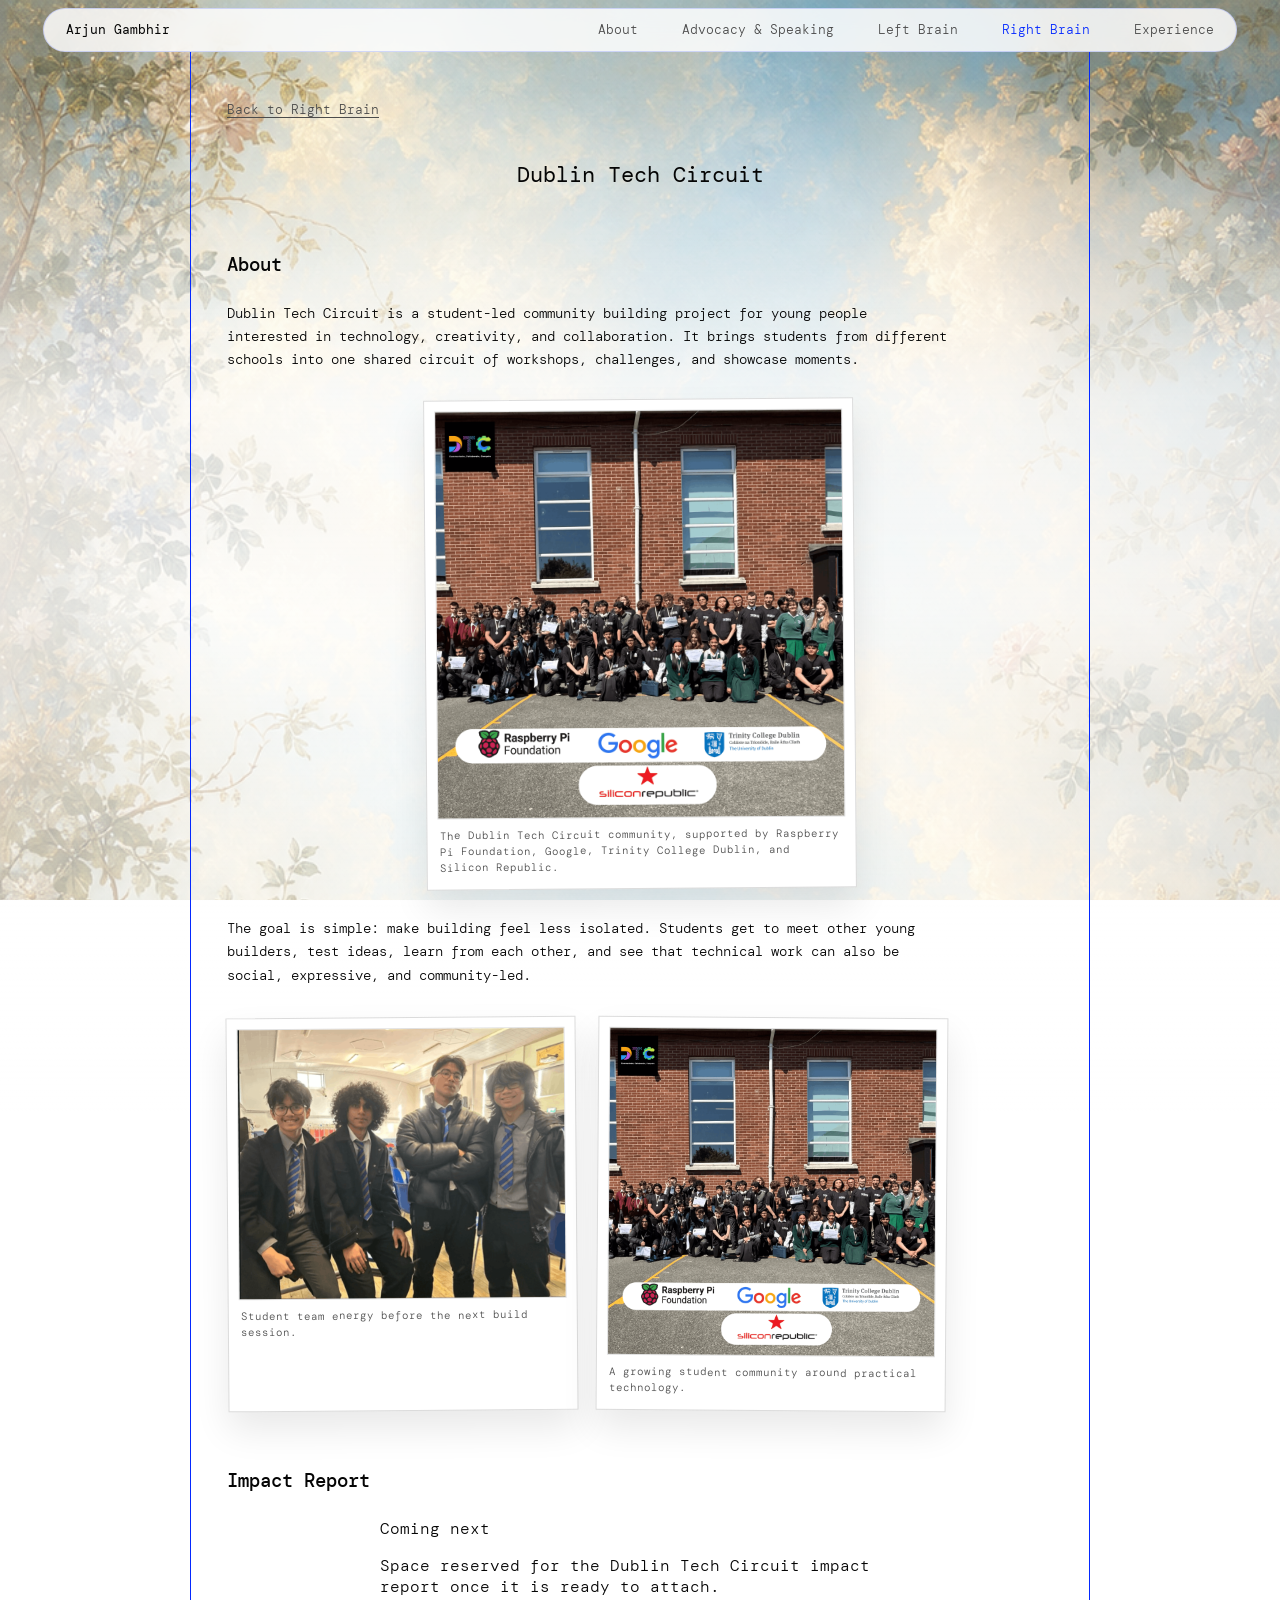
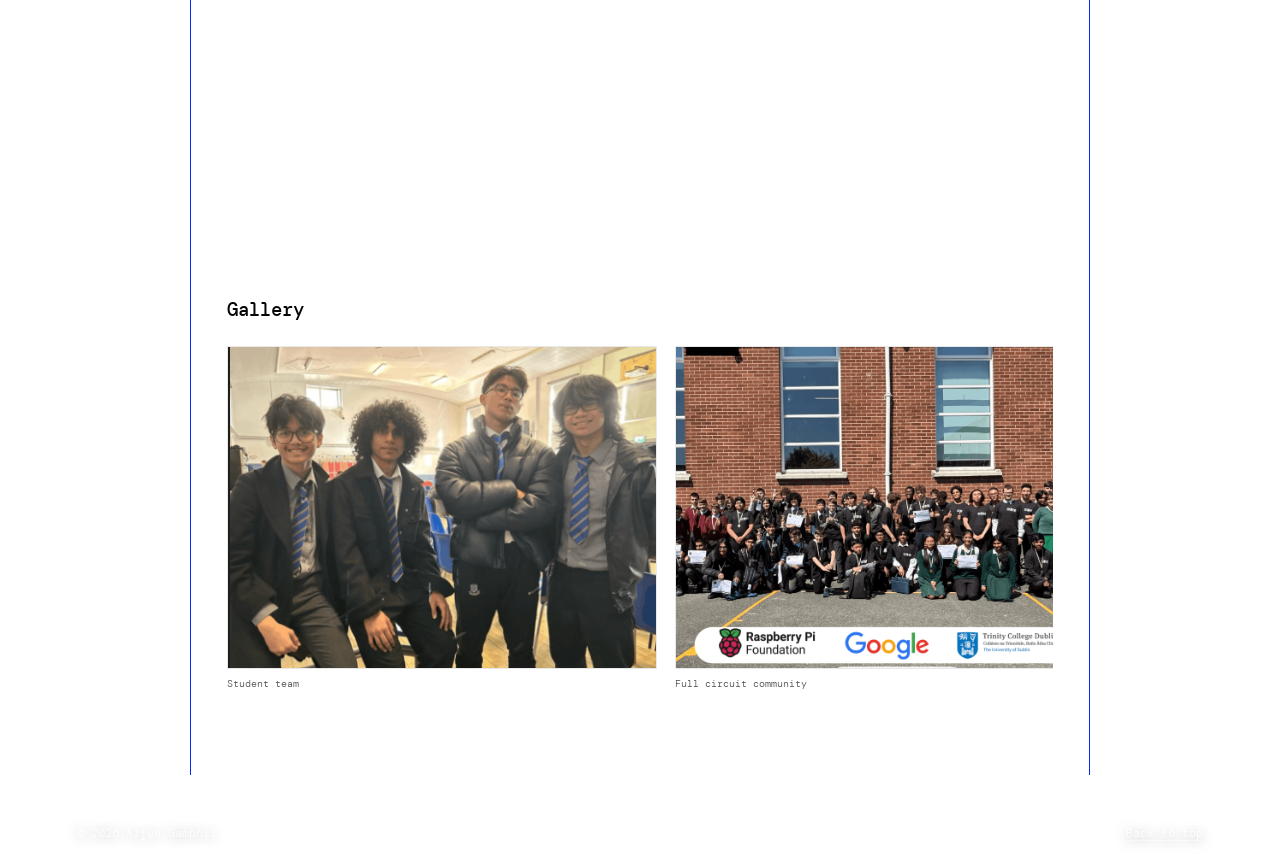
<file: community-dublin-tech-circuit.html>
<!DOCTYPE html>
<html lang="en">
  <head><meta charset="UTF-8" /><meta name="viewport" content="width=device-width, initial-scale=1.0" /><title>Dublin Tech Circuit | Arjun Gambhir</title><link rel="preconnect" href="https://fonts.googleapis.com" /><link rel="preconnect" href="https://fonts.gstatic.com" crossorigin /><link href="https://fonts.googleapis.com/css2?family=DM+Mono:wght@300;400;500&display=swap" rel="stylesheet" /><link rel="stylesheet" href="styles.css?v=final-simple-motion-gallery-1" /></head>
  <body class="project-detail-page page-right-brain">
    <main class="page-shell">
      <header class="site-header" aria-label="Primary navigation"><a class="brand" href="index.html">Arjun Gambhir</a><nav class="nav-links"><a class="nav-about" href="index.html#about">About</a>
          <a class="nav-advocacy" href="advocacy-speaking.html">Advocacy &amp; Speaking</a>
          <a class="nav-left" href="left-brain.html">Left Brain</a>
          <a class="nav-right" href="right-brain.html">Right Brain</a>
          <a class="nav-experience" href="experience.html">Experience</a></nav></header>
      <article class="project-detail dtc-project">
        <a class="detail-back" href="right-brain.html#community">Back to Right Brain</a>
        <h1>Dublin Tech Circuit</h1>

        <section class="detail-about">
          <h2>About</h2>
          <p>
            Dublin Tech Circuit is a student-led community building project for
            young people interested in technology, creativity, and collaboration.
            It brings students from different schools into one shared circuit of
            workshops, challenges, and showcase moments.
          </p>
          <figure class="detail-figure article-figure dtc-hero-figure">
            <img src="assets/dublin-tech-circuit/thumbnail.png" alt="Dublin Tech Circuit cohort group photo with sponsor logos" loading="lazy" />
            <figcaption>The Dublin Tech Circuit community, supported by Raspberry Pi Foundation, Google, Trinity College Dublin, and Silicon Republic.</figcaption>
          </figure>
          <p>
            The goal is simple: make building feel less isolated. Students get to
            meet other young builders, test ideas, learn from each other, and see
            that technical work can also be social, expressive, and community-led.
          </p>
          <div class="inline-figure-grid">
            <figure class="detail-figure compact">
              <img src="assets/dublin-tech-circuit/team-school.png" alt="Dublin Tech Circuit student team photo at school" loading="lazy" />
              <figcaption>Student team energy before the next build session.</figcaption>
            </figure>
            <figure class="detail-figure compact">
              <img src="assets/dublin-tech-circuit/thumbnail.png" alt="Dublin Tech Circuit full group photo" loading="lazy" />
              <figcaption>A growing student community around practical technology.</figcaption>
            </figure>
          </div>
        </section>

        <section class="recognition-section">
          <h2>Impact Report</h2>
          <div class="dtc-impact-slot dtc-detail-impact">
            <span>Coming next</span>
            <p>Space reserved for the Dublin Tech Circuit impact report once it is ready to attach.</p>
          </div>
        </section>

        <section class="gallery-section">
          <h2>Gallery</h2>
          <div class="gallery-slider">
            <div class="detail-gallery scrolling-gallery dtc-detail-gallery">
              <figure>
                <img src="assets/dublin-tech-circuit/team-school.png" alt="Dublin Tech Circuit student team at school" loading="lazy" />
                <figcaption>Student team</figcaption>
              </figure>
              <figure>
                <img src="assets/dublin-tech-circuit/thumbnail.png" alt="Dublin Tech Circuit cohort" loading="lazy" />
                <figcaption>Full circuit community</figcaption>
              </figure>
              <figure aria-hidden="true">
                <img src="assets/dublin-tech-circuit/team-school.png" alt="" loading="lazy" />
                <figcaption>Student team</figcaption>
              </figure>
              <figure aria-hidden="true">
                <img src="assets/dublin-tech-circuit/thumbnail.png" alt="" loading="lazy" />
                <figcaption>Full circuit community</figcaption>
              </figure>
            </div>
          </div>
        </section>
      </article>
      <footer class="site-footer"><p>@ 2026 Arjun Gambhir</p><a href="#">Back to top</a></footer>
    </main>
    <script src="site-header.js"></script>

  </body>
</html>
</file>
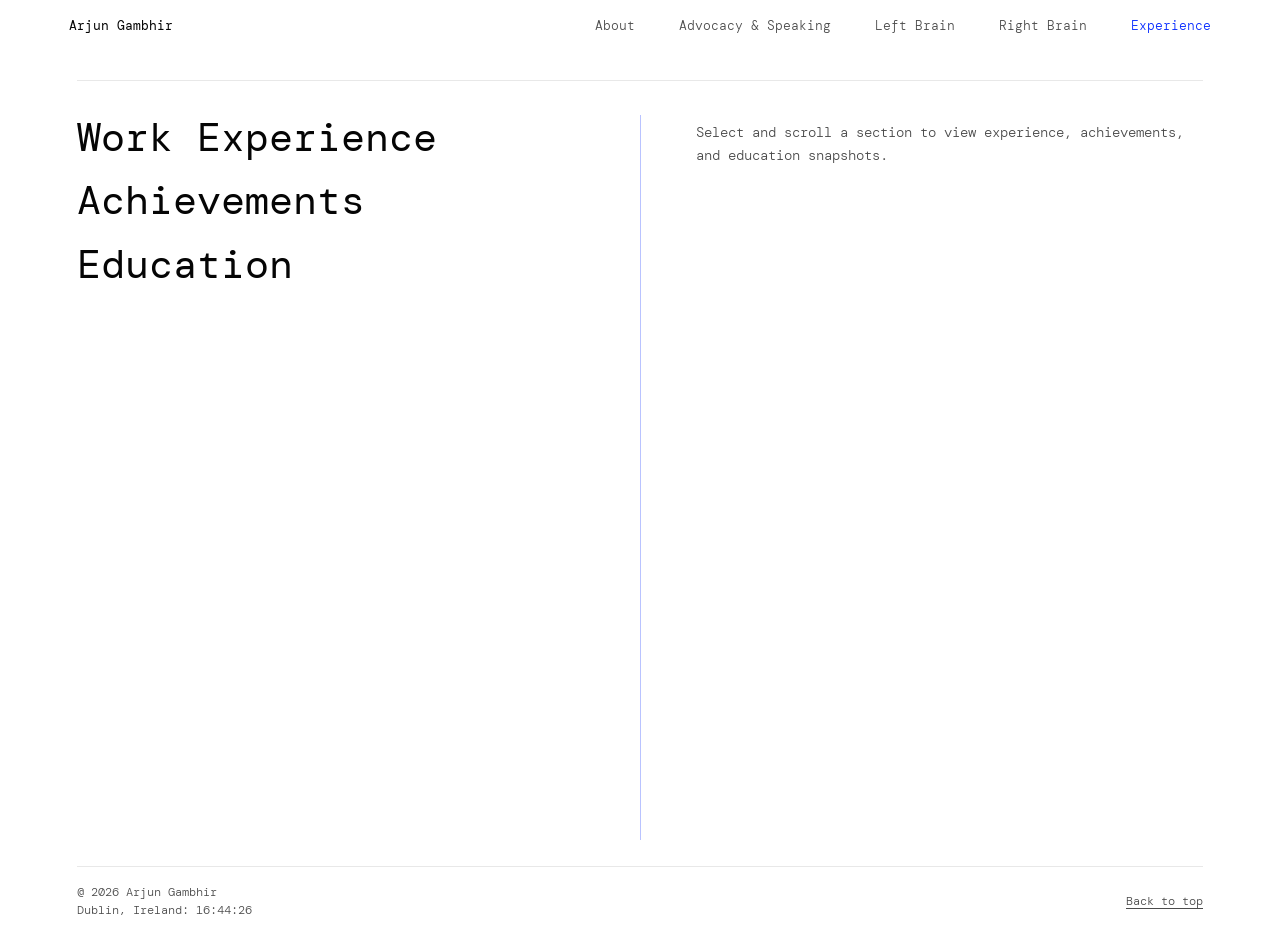
<file: experience.html>
<!DOCTYPE html>
<html lang="en">
  <head>
    <meta charset="UTF-8" />
    <meta name="viewport" content="width=device-width, initial-scale=1.0" />
    <title>Experience | Arjun Gambhir</title>
    <link rel="preconnect" href="https://fonts.googleapis.com" />
    <link rel="preconnect" href="https://fonts.gstatic.com" crossorigin />
    <link
      href="https://fonts.googleapis.com/css2?family=DM+Mono:wght@300;400;500&display=swap"
      rel="stylesheet"
    />
    <link rel="stylesheet" href="styles.css?v=final-simple-motion-gallery-1" />
  </head>
  <body class="page-experience">
    <main class="page-shell">
      <header class="site-header" aria-label="Primary navigation">
        <a class="brand" href="index.html">Arjun Gambhir</a>
        <nav class="nav-links">
          <a class="nav-about" href="index.html#about">About</a>
          <a class="nav-advocacy" href="advocacy-speaking.html">Advocacy &amp; Speaking</a>
          <a class="nav-left" href="left-brain.html">Left Brain</a>
          <a class="nav-right" href="right-brain.html">Right Brain</a>
          <a class="nav-experience" href="experience.html">Experience</a>
        </nav>
      </header>

      <section class="experience-page" aria-labelledby="experience-title">
        <div class="experience-layout">
          <aside class="experience-menu" aria-label="Experience sections">
            <button class="experience-tab" type="button" data-panel="work">Work Experience</button>
            <button class="experience-tab" type="button" data-panel="achievements">Achievements</button>
            <button class="experience-tab" type="button" data-panel="education">Education</button>
            <div class="experience-note experience-note-work" data-note="work">
              <p class="experience-note-title">Highlights</p>
              <p>Summer Intern (ongoing) @ <a href="https://kinia.ie/" target="_blank" rel="noreferrer">Kinia</a></p>
              <p>Program Manager Intern (ongoing) @ <a href="https://teensinhealth.org/" target="_blank" rel="noreferrer">Teens in Health</a></p>
              <p>Founder @ <a href="https://dublintechcircuit.com/" target="_blank" rel="noreferrer">Dublin Tech Circuit</a></p>
              <p class="experience-note-spacer">Summer Intern (June 2025 - August 2025) @ <a href="https://www.joinpatch.org/" target="_blank" rel="noreferrer">PATCH</a> (Stripe &amp; OpenAI)</p>
              <p>Summer Fellow (June 2025 - September 2025) @ <a href="https://leaf.courses/" target="_blank" rel="noreferrer">LEAF</a> (Ivy x Oxbridge learning)</p>
              <p>Youth Committee member (Jan 2025 - September 2025) @ <a href="https://hundred.org/en" target="_blank" rel="noreferrer">HundrED.org</a></p>
            </div>
            <div class="experience-note experience-note-achievements" data-note="achievements">
              <p class="experience-note-title">Notable Achievements</p>
              <p><strong>Overall Winner T.E.C.S '25</strong> - <strong>University of Limerick x Patch</strong></p>
              <p><strong>Stripe Young Scientist Bootcamp</strong></p>
              <p><strong>Stripe Young Scientist Award</strong> - <strong>Mathematics</strong></p>
              <p><strong>BT Young Scientist</strong> - <strong>Social &amp; Behavioural award winner</strong></p>
              <p><strong>BT Young Scientist Williams Lea Design Award winner</strong></p>
              <p><strong>Leaf Fellow</strong></p>
              <p><strong>2x Raspberry Pi Coolest Project Appathon winner</strong></p>
            </div>
            <div class="experience-note experience-note-education" data-note="education">
              <p class="experience-note-title">Academic Achievements</p>
              <p><strong>Marian College Dublin</strong></p>
              <p>Merit award for school excellence initiatives (top 4 students)</p>
              <p>Biology Student of the Year (top-performing student in the largest senior biology class)</p>
              <p>Academic excellence in maths, biology, and chemistry</p>
              <p class="experience-note-spacer"><strong>Drimnagh Castle School</strong></p>
              <p>Academic Excellence Junior Cert. result</p>
              <p>Featured as "Arjun the Innovator" in the yearbook, highlighting my achievements, initiatives, and academic excellence within four months of relocating to the school</p>
              <p class="experience-note-spacer"><strong>Delhi Public School Dwarka</strong></p>
              <p>Scholar Blazer (awarded for four consecutive school years of academic excellence)</p>
              <p>Scholar Badge awarded thrice for academic excellence</p>
              <p>ChessMates Founder</p>
            </div>
            <p class="experience-scroll-cue">Scroll the details</p>
            <button class="experience-reset" type="button">Back</button>
          </aside>

          <div class="experience-scrollbar" aria-hidden="true">
            <div class="experience-scroll-thumb"></div>
          </div>

          <div class="experience-content">
            <p class="experience-empty" id="experience-title">
              Select and scroll a section to view experience, achievements, and education snapshots.
            </p>

            <section class="experience-panel" id="work-panel" aria-label="Work Experience">
              <h1>Work Experience</h1>
              <div class="experience-highlight-card experience-brief">
                <p class="experience-highlight-kicker">Experience highlights live</p>
                <div class="experience-link-groups">
                  <div>
                    <p>Summer Intern @ <a href="https://kinia.ie/" target="_blank" rel="noreferrer">Kinia</a></p>
                    <p>Program Manager Intern @ <a href="https://teensinhealth.org/" target="_blank" rel="noreferrer">Teens In Health</a></p>
                    <p>Founder @ <a href="https://dublintechcircuit.com/" target="_blank" rel="noreferrer">Dublin Tech Circuit</a></p>
                  </div>
                  <div>
                    <p>Past highlight experiences</p>
                    <p>Summer Intern @ <a href="https://www.joinpatch.org/" target="_blank" rel="noreferrer">PATCH</a> (OpenAI, Stripe) June 2025 - August 2025</p>
                    <p><a href="https://leaf.courses/" target="_blank" rel="noreferrer">Leaf Fellow</a> (Ivy x Oxbridge Learning) June 2025 - September 2025</p>
                    <p><a href="https://hundred.org/en" target="_blank" rel="noreferrer">HundrED.org</a> Youth Committee January 2025 - September 2025</p>
                  </div>
                </div>
              </div>
              <div class="work-list">
                <article class="experience-entry">
                  <div class="org-mark org-mark-kinia"><img src="assets/experience/logo-kinia.png" alt="Kinia logo" /></div>
                  <div>
                    <h2>Kinia</h2>
                    <p class="experience-role">Summer Intern | 2026</p>
                    <ul class="experience-bullets">
                      <li>Supporting technology and learning work focused on access, creativity, and youth opportunity.</li>
                      <li>Contributing across programs that help young people build confidence with digital skills.</li>
                    </ul>
                    <div class="experience-tags"><span>Digital Skills</span><span>Youth</span><span>Access</span></div>
                  </div>
                  <span class="experience-date">2026</span>
                </article>
                <article class="experience-entry">
                  <div class="org-mark org-mark-teens"><img src="assets/experience/logo-teens-in-health.png" alt="Teens in Health logo" /></div>
                  <div>
                    <h2>Teens in Health</h2>
                    <p class="experience-role">Neuroscience Program Manager Intern | Jun 2026 - Present</p>
                    <ul class="experience-bullets">
                      <li>Helped review 1,800+ applications from 45+ countries to select students for the neuroscience research program.</li>
                      <li>Supported 120 students through a 7-week research and academic writing program.</li>
                      <li>Delivered weekly 45-minute lectures on behavioural neuroscience, cognitive neuroscience, medicine, and the scientific method.</li>
                      <li>Provided structured feedback as students developed MLA-format research articles for a collaborative journal.</li>
                      <li>Selected earlier as a Research Scholar in the AI in Healthcare Summer Cohort, publishing work on AI-generated versus human-created content and teen cognition.</li>
                    </ul>
                    <details class="experience-more">
                      <summary>Read more</summary>
                      <ul>
                        <li>Assigned weekly research tasks and helped students refine article structure, sources, and scientific framing.</li>
                        <li>Explored AI, healthcare, cognitive load, creativity, and behavioural neuroscience through independent research.</li>
                        <li>Published “The Impact of Generative AI-created vs Human-created Content on Cognition in Teens.”</li>
                      </ul>
                    </details>
                    <div class="experience-tags"><span>Neuroscience</span><span>Research</span><span>Teaching</span></div>
                  </div>
                  <span class="experience-date">2026 - Now</span>
                </article>
                <article class="experience-entry">
                  <div class="org-mark"><img src="assets/experience/logo-leaf.png" alt="Leaf logo" /></div>
                  <div>
                    <h2>Leaf</h2>
                    <p class="experience-role">Dilemmas and Dangers in AI Fellow | Aug 2025 - Present</p>
                    <ul class="experience-bullets">
                      <li>Selected as one of 35 Fellows from 3,500 applicants for a competitive AI research fellowship.</li>
                      <li>Conducted original research on generative AI, cognition, and cognitive load.</li>
                      <li>Mentored 1:1 by Mishka Nemes from The Alan Turing Institute.</li>
                      <li>Presented findings through a formal research poster and continued developing work across AI safety, neuroscience, and education.</li>
                      <li>Previously selected as a finalist for Leaf’s 5-week AI safety program on the dilemmas and dangers of artificial intelligence.</li>
                    </ul>
                    <details class="experience-more">
                      <summary>Read more</summary>
                      <ul>
                        <li>Studied mechanistic interpretability, synthetic data, AI alignment, RLHF, sandboxing, and AI ethics.</li>
                        <li>Completed weekly written assignments and took part in debates on AI safety, philosophy, and responsible technology.</li>
                      </ul>
                    </details>
                    <div class="experience-tags"><span>AI Safety</span><span>Cognition</span><span>Research</span></div>
                  </div>
                  <span class="experience-date">2025 - Now</span>
                </article>
                <article class="experience-entry">
                  <div class="org-mark"><img src="assets/experience/logo-patch.png" alt="PATCH logo" /></div>
                  <div>
                    <h2>PATCH</h2>
                    <p class="experience-role">2025 Cohort | Jul 2025 - Present</p>
                    <ul class="experience-bullets">
                      <li>Selected for a 7-week onsite youth accelerator supported by Stripe, OpenAI, Abbey Capital, and Dogpatch Labs.</li>
                      <li>Researched swarm robotics and decentralised coordination inspired by birds, ants, and fish.</li>
                      <li>Built virtual simulations and a physical 5-robot swarm system for real-world demonstrations.</li>
                      <li>Youngest participant in the cohort at age 16; presented at Demo Day to 300+ builders, founders, researchers, and industry professionals.</li>
                      <li>Mentored by startup founders, researchers, engineers, and entrepreneurs across technology and academia.</li>
                    </ul>
                    <div class="experience-tags"><span>Robotics</span><span>Accelerator</span><span>Demo Day</span></div>
                  </div>
                  <span class="experience-date">2025 - Now</span>
                </article>
                <article class="experience-entry">
                  <div class="org-mark org-mark-dark"><img src="assets/experience/logo-dublin-tech-circuit.png" alt="Dublin Tech Circuit logo" /></div>
                  <div>
                    <h2>Dublin Tech Circuit</h2>
                    <p class="experience-role">Founder | May 2024 - Present</p>
                    <ul class="experience-bullets">
                      <li>Founded Ireland’s first interschool tech league, helping students create and lead tech teams inside their own schools.</li>
                      <li>Built a GDPR-safe, replicable model reaching 70+ students across 12+ schools, with 45% DEIS school participation.</li>
                      <li>Collaborated with Google Ireland, Raspberry Pi Foundation, SimpleStudy, and Learnovate Trinity College Dublin.</li>
                      <li>Received EduEvidence certification for equality-based community building and was featured in Silicon Republic.</li>
                      <li>Created a teacher feedback cohort to validate and improve student-made learning resources.</li>
                    </ul>
                    <details class="experience-more">
                      <summary>Read more</summary>
                      <ul>
                        <li>Released the Dublin Tech Circuit Impact Report 2025-2026.</li>
                        <li>Hosted a kick-off event with 70+ students from 12+ schools and a volunteer team.</li>
                      </ul>
                    </details>
                    <div class="experience-tags"><span>Founder</span><span>Education</span><span>Community</span></div>
                  </div>
                  <span class="experience-date">2024 - Now</span>
                </article>
                <article class="experience-entry">
                  <div class="org-mark"><img src="assets/experience/logo-trinity-walton.png" alt="Trinity Walton Club logo" /></div>
                  <div>
                    <h2>Trinity Walton Club</h2>
                    <p class="experience-role">Trinity College Dublin Walton Innovator | Oct 2024 - Present</p>
                    <ul class="experience-bullets">
                      <li>Selected for the Trinity College Dublin Walton Club Innovators Program, an advanced STEM program for high school students.</li>
                      <li>Attended university-level sessions every Saturday in the Trinity College Dublin Physics Building.</li>
                      <li>Studied advanced topics across calculus, artificial intelligence, computer science, and physics.</li>
                      <li>Worked on research exploring deepfake detection through image properties without using an AI model.</li>
                      <li>Collaborated with some of Ireland’s strongest high school STEM students.</li>
                    </ul>
                    <div class="experience-tags"><span>STEM</span><span>AI</span><span>Physics</span></div>
                  </div>
                  <span class="experience-date">2024 - Now</span>
                </article>
                <article class="experience-entry">
                  <div class="org-mark org-mark-solid"><img src="assets/experience/logo-hundred.png" alt="HundrED logo" /></div>
                  <div>
                    <h2>HundrEDorg</h2>
                    <p class="experience-role">Youth Committee Member | Jun 2025 - Present</p>
                    <ul class="experience-bullets">
                      <li>Promoted to Youth Committee Member after strong engagement in the HundrED Youth Ambassador Programme.</li>
                      <li>Selected as one of 13 committee members from the previous ambassador cohort of 100 students.</li>
                      <li>Hosted sessions on leadership, communication, Sustainable Development Goals, and community impact.</li>
                      <li>Mentored youth ambassadors through breakout rooms, discussions, and opportunity-sharing.</li>
                      <li>Previously selected as one of the top 100 from 1,100 applications for the HundrED Youth Ambassador Programme.</li>
                    </ul>
                    <details class="experience-more">
                      <summary>Read more</summary>
                      <ul>
                        <li>Took part in a 3-month global changemaker program in partnership with the International Baccalaureate and Festival of Hope.</li>
                        <li>Learned from experts on SDGs, leadership, inclusion, education innovation, and impact-focused organisations.</li>
                      </ul>
                    </details>
                    <div class="experience-tags"><span>Leadership</span><span>SDGs</span><span>Mentoring</span></div>
                  </div>
                  <span class="experience-date">2025 - Now</span>
                </article>
                <article class="experience-entry">
                  <div class="org-mark"><img src="assets/experience/logo-aimz.png" alt="AIMZ Publishing logo" /></div>
                  <div>
                    <h2>Amazon KDP Publishing</h2>
                    <p class="experience-role">Published Author | Oct 2024 - Dec 2024</p>
                    <ul class="experience-bullets">
                      <li>Published Ireland’s Winds of Change, a research-based piece on Ireland’s renewable energy transition.</li>
                      <li>Explored the tension between environmental responsibility, energy demand, and data centre growth.</li>
                      <li>Analysed Ireland’s challenges in integrating renewable energy into the national grid.</li>
                      <li>Wrote the piece to make sustainability and energy policy more accessible to young people.</li>
                      <li>Advocated for collaboration between citizens, industry, and government in Ireland’s renewable energy transition.</li>
                    </ul>
                    <div class="experience-tags"><span>Publishing</span><span>Energy</span><span>Sustainability</span></div>
                  </div>
                  <span class="experience-date">2024</span>
                </article>
                <article class="experience-entry">
                  <div class="org-mark"><img src="assets/experience/logo-chessmates.png" alt="ChessMates logo" /></div>
                  <div>
                    <h2>ChessMates</h2>
                    <p class="experience-role">Founder | Oct 2022 - Oct 2024</p>
                    <ul class="experience-bullets">
                      <li>Founded a school chess team at age 12 after noticing growing student interest in chess.</li>
                      <li>Organised online and offline chess inductions for 2,000+ students through Chess.com and school events.</li>
                      <li>Facilitated 1,500+ chess games and formed a competitive team of the top 15 players.</li>
                      <li>Advocated for chess resources, securing boards, clocks, pieces, mats, and a weekly coach.</li>
                      <li>Led the team to inter-school competitions, including a top 15 placement at the Swami Vivekanand Chess Competition.</li>
                    </ul>
                    <div class="experience-tags"><span>Founder</span><span>Chess</span><span>Students</span></div>
                  </div>
                  <span class="experience-date">2022 - 2024</span>
                </article>
                <article class="experience-entry">
                  <div class="org-mark"><img src="assets/experience/logo-robodex.png" alt="ROBODEX logo" /></div>
                  <div>
                    <h2>ROBODEX</h2>
                    <p class="experience-role">Tech Head | Sep 2021 - Oct 2023</p>
                    <ul class="experience-bullets">
                      <li>Appointed Tech Head after strong performance in inter-school and intra-school robotics competitions.</li>
                      <li>Led Robo-Maze, an IR-sensor line-following robot competition involving 35+ schools.</li>
                      <li>Managed event planning, team delegation, school communication, and on-site competition execution.</li>
                      <li>Mentored junior members in robot design, sensor-based navigation, and competition preparation.</li>
                      <li>Joined ROBODEX as the youngest member and won 1st place at a major inter-school technology event involving 25+ schools.</li>
                    </ul>
                    <div class="experience-tags"><span>Robotics</span><span>Leadership</span><span>Events</span></div>
                  </div>
                  <span class="experience-date">2021 - 2023</span>
                </article>
              </div>
            </section>

            <section class="experience-panel" id="achievements-panel" aria-label="Achievements">
              <h1>Achievements</h1>
              <div class="achievement-brief">
                <p class="experience-highlight-kicker">Notable Achievements</p>
                <ul class="achievement-highlight-list">
                  <li>Overall Winner T.E.C.S '25 - University of Limerick x Patch (Ireland's premier nationwide talent search)</li>
                  <li>Stripe Young Scientist Bootcamp</li>
                  <li>Stripe Young Scientist Award - Mathematics</li>
                  <li>BT Young Scientist - Social &amp; Behavioural award winner</li>
                  <li>BT Young Scientist Williams Lea Design Award winner</li>
                  <li>Leaf Fellow</li>
                  <li>2x Raspberry Pi Coolest Project Appathon winner</li>
                </ul>
              </div>
              <div class="achievement-timeline" id="achievement-timeline"></div>
            </section>

            <section class="experience-panel" id="education-panel" aria-label="Education">
              <h1>Education</h1>
              <div class="education-grid">
                <article class="education-card">
                  <div class="org-mark org-mark-school"><img src="assets/experience/logo-marian.png" alt="Marian College Dublin crest" /></div>
                  <div>
                    <h2>Marian College Dublin</h2>
                    <p class="experience-role">Senior Secondary | Sep 2024 - May 2026</p>
                    <ul class="experience-bullets">
                      <li>Won 4 national awards across Stripe Young Scientist 2025/2026 and TECS for research and technology projects.</li>
                      <li>Founded Dublin Tech Circuit and piloted Tech-Team Trials at Marian College with 150+ student participants.</li>
                      <li>Hosted a kick-off event with 70+ students from 12+ schools, with Google Ireland, Learnovate Trinity College Dublin, SimpleStudy, and Raspberry Pi.</li>
                      <li>Authored and published a book on Ireland’s data centre growth, energy demand, and renewable energy transition.</li>
                      <li>Built a GDPR-compliant, teacher-supported model for students to create representative tech teams in schools.</li>
                      <li>Mentored students across 12+ schools to help them launch and sustain their own school tech teams.</li>
                      <li>Selected as a Leaf Fellow 2025 for independent research in AI safety and cognition.</li>
                      <li>Showcased iGrow, an AI sustainability app, at an ECO-UNESCO showcase event.</li>
                    </ul>
                    <details class="experience-more">
                      <summary>Read more</summary>
                      <ul>
                        <li>Recognised by H.E. Akhilesh Mishra, Ambassador of India to Ireland, for Ireland’s Winds of Change.</li>
                        <li>Collaborated with Google Ireland, Learnovate Trinity College Dublin, SimpleStudy, and Raspberry Pi through Dublin Tech Circuit.</li>
                        <li>Built a teacher-supported model for representative school tech teams.</li>
                      </ul>
                    </details>
                  </div>
                </article>
                <article class="education-card">
                  <div class="org-mark org-mark-school"><img src="assets/experience/logo-drimnagh.png" alt="Drimnagh Castle Secondary School crest" /></div>
                  <div>
                    <h2>Drimnagh Castle Secondary School</h2>
                    <p class="experience-role">Sep 2023 - Sep 2024</p>
                    <ul class="experience-bullets">
                      <li>Relocated to Ireland in November 2023 and completed the full Junior Cycle course in six months.</li>
                      <li>Featured in the school annual news as “Arjun the Innovator,” the only student among 500 to receive this spotlight.</li>
                      <li>Won Coolest Projects Ireland Showcase 2024 for iGrow, judged by Meta engineers.</li>
                      <li>Presented Dublin Tech Circuit to 100+ students and formed the original DTC founding team.</li>
                      <li>Scored among the highest in the school after completing a course normally designed for three years.</li>
                      <li>Won the Raspberry Pi Community UK Online Showcase 2024 for Pocket Doc, selected from 2,000+ entries.</li>
                      <li>Created Castle Boys, a student band that performed at youth-development events hosted by Foróige for audiences of 200+.</li>
                    </ul>
                    <details class="experience-more">
                      <summary>Read more</summary>
                      <ul>
                        <li>Interviewed teachers and students to test and showcase Pocket Doc while raising awareness of nutritional deficiency indicators.</li>
                        <li>Adapted quickly to a new country and school system after relocating to Ireland.</li>
                      </ul>
                    </details>
                  </div>
                </article>
                <article class="education-card">
                  <div class="org-mark org-mark-school"><img src="assets/experience/logo-dps.png" alt="Delhi Public School logo" /></div>
                  <div>
                    <h2>Delhi Public School, Dwarka</h2>
                    <p class="experience-role">Mar 2011 - Sep 2023</p>
                    <ul class="experience-bullets">
                      <li>Featured in the school annual magazine as a Star Achiever, selected among 5 students from 3,000.</li>
                      <li>Founded and led the DPS Dwarka Chess Club, organising inductions for 2,000+ students.</li>
                      <li>Held leadership positions across the Physics Society, Robotics Society, Aeronautical Society, and Technology Society.</li>
                      <li>Won the MIT Appathon twice for the apps iGrow and LEARN.</li>
                      <li>Served as Event Head for DPS Dwarka’s annual technology fests in 2021 and 2022, involving 500+ participants from 25+ schools.</li>
                      <li>Earned the Scholar Blazer and Scholar Badge for four consecutive years of strong academic performance.</li>
                      <li>Served as a Peer Counsellor and regularly led school assemblies.</li>
                    </ul>
                    <details class="experience-more">
                      <summary>Read more</summary>
                      <ul>
                        <li>Advocated for chess boards, clocks, mats, and a weekly coach, later approved by school leadership.</li>
                        <li>Represented the school in hackathons, designathons, robothons, and technology competitions, winning multiple awards.</li>
                        <li>Contributed to overall winning school performance at EXUN, one of India’s largest inter-school technology events.</li>
                      </ul>
                    </details>
                  </div>
                </article>
                <article class="education-card">
                  <div class="org-mark"><img src="assets/experience/logo-trinity-walton-large.png" alt="Trinity Walton Club logo" /></div>
                  <div>
                    <h2>Trinity Walton Club</h2>
                    <p class="experience-role">Offline Summer Camp, STEM | Add dates here</p>
                    <ul class="experience-bullets">
                      <li>Selected for the Trinity Walton Club STEM Summer Camp at Trinity College Dublin.</li>
                      <li>Took part in hands-on sessions across science, technology, engineering, and mathematics.</li>
                      <li>Worked with university-style learning formats, experiments, and collaborative STEM challenges.</li>
                      <li>Built early exposure to advanced STEM learning within a university environment.</li>
                    </ul>
                  </div>
                </article>
              </div>
            </section>
          </div>
        </div>
      </section>

      <footer class="site-footer">
        <div>
          <p>@ 2026 Arjun Gambhir</p>
          <p id="dublin-time" class="footer-time" data-dublin-time>Location: Dublin, Ireland</p>
        </div>
        <a href="#">Back to top</a>
      </footer>
    </main>

    <script src="footer-time.js"></script>
    <script>
      const experiencePage = document.querySelector(".experience-page");
      const experienceTabs = document.querySelectorAll(".experience-tab");
      const experiencePanels = document.querySelectorAll(".experience-panel");
      const experienceReset = document.querySelector(".experience-reset");
      const experienceEmpty = document.querySelector(".experience-empty");
      const experienceContent = document.querySelector(".experience-content");
      const experienceScrollbar = document.querySelector(".experience-scrollbar");
      const experienceScrollThumb = document.querySelector(".experience-scroll-thumb");
      const achievementTimeline = document.querySelector("#achievement-timeline");
      let hasInteractedWithExperienceScroll = false;

      function markExperienceScrollInteracted() {
        if (!experiencePage.classList.contains("is-focused") || hasInteractedWithExperienceScroll) return;
        hasInteractedWithExperienceScroll = true;
        experiencePage.classList.add("has-scrolled-details");
      }

      const achievementGroups = [
        {
          year: "2026",
          items: [
            "<strong>Stripe Young Scientist Bootcamp</strong>: selected among <strong>30 from 2,000 entries</strong> at <strong>Stripe HQ Dublin</strong>.",
            "<strong>Northeastern University AI Challenge</strong>: <strong>€1,000 scholarship</strong> special recognition.",
            "<strong>Stripe Young Scientist 2026</strong>: <strong>top 20%</strong> plus <strong>eFlow Sustainable Transport STAR Award</strong>."
          ]
        },
        {
          year: "2025",
          items: [
            "<strong>TECS 2025 Overall Winner</strong>: <strong>University of Limerick &amp; PATCH</strong> (<strong>€3,000 research grant</strong>).",
            "<strong>Google Ireland x Common Purpose 2025 panelist</strong>: mentored <strong>125+ undergraduate students</strong>.",
            "<strong>Leaf Fellow</strong>: <strong>35 / 3,500</strong> selected.",
            "<strong>Dublin Maker 2025</strong>: presented to <strong>10,000+ attendees</strong>.",
            "<strong>PATCH Fellow</strong>: youngest fellow at <strong>16</strong>.",
            "<strong>Silicon Republic Feature</strong>: national media coverage for Dublin Tech Circuit.",
            "<strong>EduEvidence Bronze Badge</strong>: certified evidence of impact.",
            "<strong>RTÉjr Ecolution Climate Podcast</strong>: featured youth climate panelist.",
            "<strong>Dublin Tech Circuit Kick-Off</strong>: <strong>70+ students</strong> from <strong>12+ schools</strong>.",
            "<strong>Google AI in Community</strong>: panelist at <strong>Google Foundry</strong>.",
            "<strong>Young Environmentalist Awards 2025</strong>: finalist for <strong>iGrow</strong>.",
            "<strong>Ctrl+Alt+Think</strong>: published with the Human Intelligence Movement.",
            "<strong>Google Safety Engineering Center</strong>: spoke as a <strong>Young AI Expert</strong>.",
            "<strong>Champagnat Global News</strong>: featured for award-winning research."
          ]
        },
        {
          year: "2024",
          items: [
            "<strong>Stripe Young Scientist 2024</strong>: <strong>2 awards</strong>, including <strong>Williams Lea Design Award</strong>.",
            "<strong>Irish Olympiad of Experimental Science</strong>: <strong>top 25</strong> in Ireland for Physics.",
            "<strong>Raspberry Pi Coolest Projects Global</strong>: overall mobile development winner.",
            "<strong>Coolest Projects Ireland</strong>: overall mobile development category winner.",
            "<strong>Embassy of India in Ireland</strong>: book recognised by the Indian Ambassador.",
            "<strong>Dublin Maker 2024</strong>: presented <strong>iGrow</strong>.",
            "<strong>Junior Cycle</strong>: completed the 3-year course in <strong>5 months</strong>."
          ]
        },
        {
          year: "2023",
          items: [
            "<strong>DPS Dwarka Star Achiever</strong>: <strong>5 / 3,000</strong> students featured.",
            "<strong>EXUN DPS RK Puram</strong>: contributed to overall winning school.",
            "<strong>DPS Technology Fests</strong>: event head for <strong>500+ participants</strong>.",
            "<strong>Apex School Leadership</strong>: led Physics, Robotics, Aeronautics and Technology societies.",
            "<strong>Robotronics</strong>: <strong>2 awards</strong> across <strong>30+ schools</strong>.",
            "<strong>Scholar Badge</strong>: recognised for <strong>4 consecutive years</strong>."
          ]
        },
        {
          year: "2022",
          items: [
            "<strong>ChessMates Founder</strong>: youngest president of DPS Dwarka’s chess club.",
            "<strong>ChessMates Inductions</strong>: reached <strong>2,000 students</strong>.",
            "<strong>MIT Appathon</strong>: <strong>2x winner</strong> for <strong>iGrow</strong> and <strong>LEARN</strong>.",
            "<strong>Scholar Badge</strong>: academic recognition."
          ]
        }
      ];

      achievementTimeline.innerHTML = achievementGroups
        .map((group) => {
          const items = group.items
            .map((item) => `<li><p>${item}</p></li>`)
            .join("");
          return `<section class="achievement-year"><h2>${group.year}</h2><ul class="achievement-list">${items}</ul></section>`;
        })
        .join("");

      function animateTabMove(tab, updateLayout, finalTransform = "translate(0, 0)") {
        if (!tab) {
          updateLayout();
          return;
        }

        const before = tab.getBoundingClientRect();
        updateLayout();
        const after = tab.getBoundingClientRect();
        const x = before.left - after.left;
        const y = before.top - after.top;

        if (Math.abs(x) > 1 || Math.abs(y) > 1) {
          tab.animate(
            [
              { transform: `translate(${x}px, ${y}px)` },
              { transform: finalTransform }
            ],
            {
              duration: 520,
              easing: "cubic-bezier(0.2, 0.8, 0.2, 1)"
            }
          );
        }
      }

      function showExperiencePanel(panelName) {
        const selectedTab = [...experienceTabs].find((tab) => tab.dataset.panel === panelName);

        animateTabMove(selectedTab, () => {
          experiencePage.classList.add("is-focused");
          experiencePage.dataset.activePanel = panelName;
          experiencePage.classList.remove("has-scrolled-details");
          hasInteractedWithExperienceScroll = false;
          experienceEmpty.style.display = "none";

          experienceTabs.forEach((tab) => {
            tab.classList.toggle("is-active", tab.dataset.panel === panelName);
          });

          experiencePanels.forEach((panel) => {
            panel.classList.toggle("is-active", panel.id === `${panelName}-panel`);
          });

          experienceContent.scrollTop = 0;
          requestAnimationFrame(updateExperienceScrollbar);
        }, "translateY(-8px)");
      }

      function resetExperiencePanels() {
        const selectedTab = document.querySelector(".experience-tab.is-active");

        animateTabMove(selectedTab, () => {
          experiencePage.classList.remove("is-focused");
          delete experiencePage.dataset.activePanel;
          experiencePage.classList.remove("has-scrolled-details");
          hasInteractedWithExperienceScroll = false;
          experienceEmpty.style.display = "";
          experienceTabs.forEach((tab) => tab.classList.remove("is-active"));
          experiencePanels.forEach((panel) => panel.classList.remove("is-active"));
          experienceContent.scrollTop = 0;
          updateExperienceScrollbar();
        });
      }

      function updateExperienceScrollbar() {
        const maxScroll = Math.max(0, experienceContent.scrollHeight - experienceContent.clientHeight);
        const trackHeight = experienceScrollbar.clientHeight;
        const thumbHeight = maxScroll > 0
          ? Math.max(34, Math.min(86, (experienceContent.clientHeight / experienceContent.scrollHeight) * trackHeight))
          : 42;
        const maxThumbTravel = Math.max(0, trackHeight - thumbHeight);
        const progress = maxScroll > 0 ? experienceContent.scrollTop / maxScroll : 0;

        experienceScrollThumb.style.height = `${thumbHeight}px`;
        experienceScrollThumb.style.transform = `translateX(-50%) translateY(${maxThumbTravel * progress}px)`;
      }

      let isDraggingExperienceScrollbar = false;

      function setExperienceScrollFromPointer(clientY) {
        const trackRect = experienceScrollbar.getBoundingClientRect();
        const thumbHeight = experienceScrollThumb.offsetHeight;
        const maxThumbTravel = Math.max(1, trackRect.height - thumbHeight);
        const pointerY = clientY - trackRect.top - thumbHeight / 2;
        const progress = Math.min(1, Math.max(0, pointerY / maxThumbTravel));
        const maxScroll = Math.max(0, experienceContent.scrollHeight - experienceContent.clientHeight);

        experienceContent.scrollTop = maxScroll * progress;
      }

      experienceScrollbar.addEventListener("pointerdown", (event) => {
        isDraggingExperienceScrollbar = true;
        markExperienceScrollInteracted();
        experienceScrollbar.classList.add("is-dragging");
        experienceScrollbar.setPointerCapture(event.pointerId);
        setExperienceScrollFromPointer(event.clientY);
      });

      experienceScrollbar.addEventListener("pointermove", (event) => {
        if (!isDraggingExperienceScrollbar) return;
        setExperienceScrollFromPointer(event.clientY);
      });

      experienceScrollbar.addEventListener("pointerup", (event) => {
        isDraggingExperienceScrollbar = false;
        experienceScrollbar.classList.remove("is-dragging");
        experienceScrollbar.releasePointerCapture(event.pointerId);
      });

      experienceScrollbar.addEventListener("pointercancel", () => {
        isDraggingExperienceScrollbar = false;
        experienceScrollbar.classList.remove("is-dragging");
      });

      experienceTabs.forEach((tab) => {
        tab.addEventListener("click", () => showExperiencePanel(tab.dataset.panel));
      });

      experienceContent.addEventListener("wheel", markExperienceScrollInteracted, { passive: true });
      experienceContent.addEventListener("touchstart", markExperienceScrollInteracted, { passive: true });
      experienceContent.addEventListener("keydown", markExperienceScrollInteracted);
      experienceContent.addEventListener("scroll", updateExperienceScrollbar, { passive: true });
      window.addEventListener("resize", updateExperienceScrollbar);
      experienceReset.addEventListener("click", resetExperiencePanels);
      updateExperienceScrollbar();
    </script>
    <script src="site-header.js"></script>

  </body>
</html>
</file>
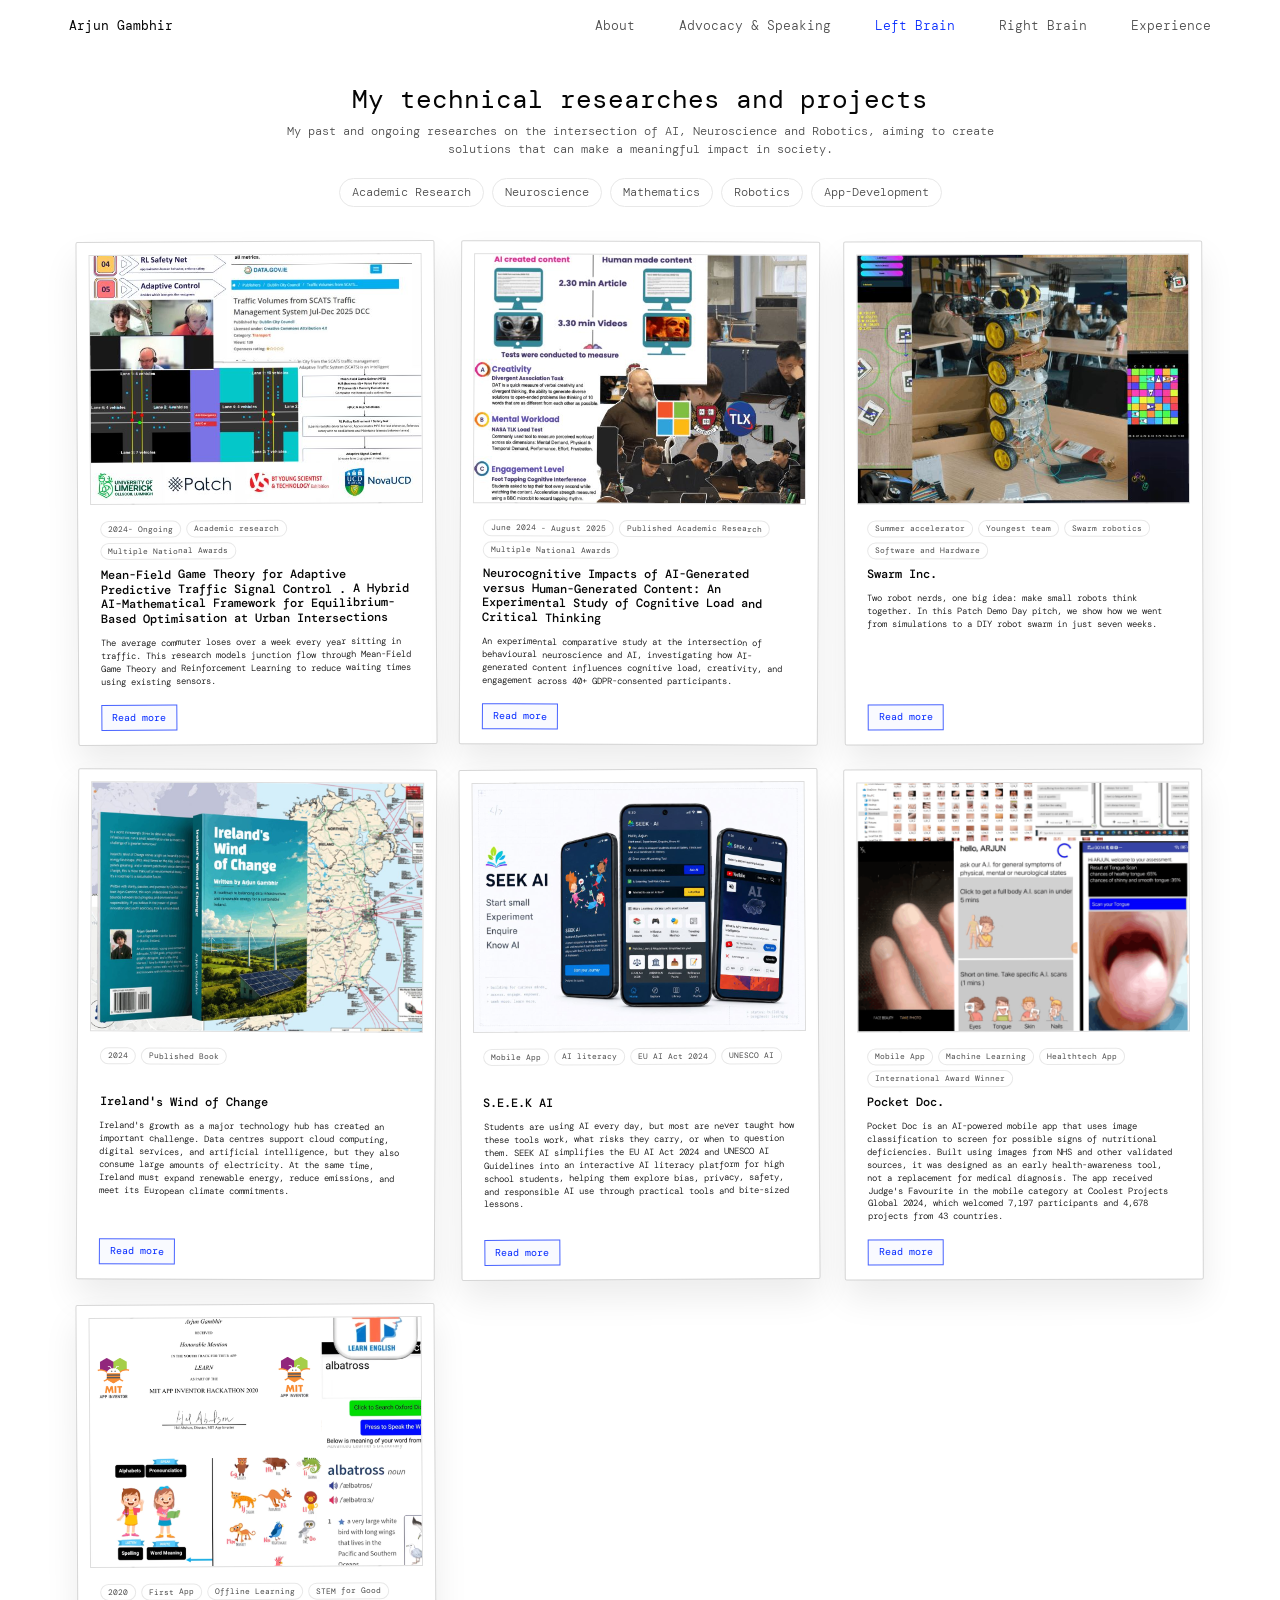
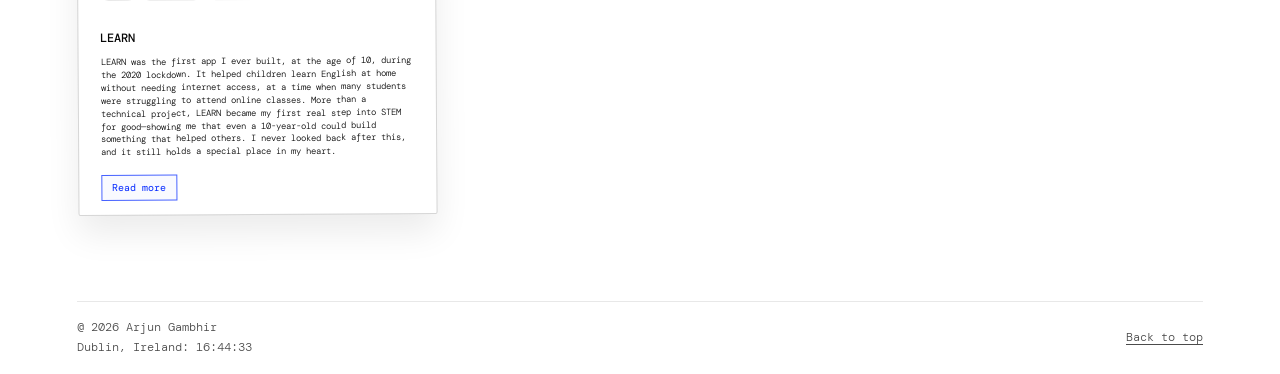
<file: left-brain.html>
<!DOCTYPE html>
<html lang="en">
  <head>
    <meta charset="UTF-8" />
    <meta name="viewport" content="width=device-width, initial-scale=1.0" />
    <title>Left Brain | Arjun Gambhir</title>
    <link rel="preconnect" href="https://fonts.googleapis.com" />
    <link rel="preconnect" href="https://fonts.gstatic.com" crossorigin />
    <link
      href="https://fonts.googleapis.com/css2?family=DM+Mono:wght@300;400;500&display=swap"
      rel="stylesheet"
    />
    <link rel="stylesheet" href="styles.css?v=final-simple-motion-gallery-1" />
  </head>
  <body class="page-left-brain">
    <main class="page-shell">
      <header class="site-header" aria-label="Primary navigation">
        <a class="brand" href="index.html">Arjun Gambhir</a>
        <nav class="nav-links">
          <a class="nav-about" href="index.html#about">About</a>
          <a class="nav-advocacy" href="advocacy-speaking.html">Advocacy &amp; Speaking</a>
          <a class="nav-left" href="left-brain.html">Left Brain</a>
          <a class="nav-right" href="right-brain.html">Right Brain</a>
          <a class="nav-experience" href="experience.html">Experience</a>
        </nav>
      </header>

      <section class="left-brain-section standalone-page" id="left-brain" aria-labelledby="left-brain-title">
        <div class="section-intro">
          <h1 id="left-brain-title">My technical researches and projects</h1>
          <p>
            My past and ongoing researches on the intersection of AI, Neuroscience and Robotics, aiming to create solutions that can make a meaningful impact in society.
          </p>
          <div class="project-filter" aria-label="Filter projects by topic">
            <button type="button" data-filter="academic-research" aria-pressed="false">Academic Research</button>
            <button type="button" data-filter="neuroscience" aria-pressed="false">Neuroscience</button>
            <button type="button" data-filter="mathematics" aria-pressed="false">Mathematics</button>
            <button type="button" data-filter="robotics" aria-pressed="false">Robotics</button>
            <button type="button" data-filter="app-development" aria-pressed="false">App-Development</button>
          </div>
        </div>

        <div class="project-grid">
          <article class="project-card traffic-card" data-tags="academic-research mathematics">
            <div class="project-image">
              <img src="assets/traffic-signal/overview-collage.jpg" alt="Traffic signal research overview collage" />
            </div>
            <div class="project-body">
              <div class="project-icons" aria-label="Project details">
                <span>2024- Ongoing</span>
                <span>Academic research</span>
                <span>Multiple National Awards</span>
              </div>
              <h2>Mean-Field Game Theory for Adaptive Predictive Traffic Signal Control . A Hybrid AI-Mathematical Framework for Equilibrium-Based Optimisation at Urban Intersections</h2>
              <p>The average commuter loses over a week every year sitting in traffic. This research models junction flow through Mean-Field Game Theory and Reinforcement Learning to reduce waiting times using existing sensors.</p>
              <a class="project-link" href="project-traffic-signal.html">Read more</a>
            </div>
          </article>

          <article class="project-card" data-tags="academic-research neuroscience">
            <div class="project-image">
              <img src="assets/neurocognitive/overview-collage.jpg" alt="Neurocognitive AI versus human-generated content research collage" />
            </div>
            <div class="project-body">
              <div class="project-icons" aria-label="Project details">
                <span>June 2024 - August 2025</span>
                <span>Published Academic Research</span>
                <span>Multiple National Awards</span>
              </div>
              <h2>Neurocognitive Impacts of AI-Generated versus Human-Generated Content: An Experimental Study of Cognitive Load and Critical Thinking</h2>
              <p>An experimental comparative study at the intersection of behavioural neuroscience and AI, investigating how AI-generated content influences cognitive load, creativity, and engagement across 40+ GDPR-consented participants.</p>
              <a class="project-link" href="project-ai-content-cognition.html">Read more</a>
            </div>
          </article>

          <article class="project-card" data-tags="robotics">
            <div class="project-image">
              <img src="assets/swarm-inc/overview.jpg" alt="Swarm Inc. robotics prototype and simulation collage" />
            </div>
            <div class="project-body">
              <div class="project-icons" aria-label="Project details">
                <span>Summer accelerator</span>
                <span>Youngest team</span>
                <span>Swarm robotics</span>
                <span>Software and Hardware</span>
              </div>
              <h2>Swarm Inc.</h2>
              <p>Two robot nerds, one big idea: make small robots think together. In this Patch Demo Day pitch, we show how we went from simulations to a DIY robot swarm in just seven weeks.</p>
              <a class="project-link" href="project-swarm-inc.html">Read more</a>
            </div>
          </article>

          <article class="project-card" data-tags="academic-research">
            <div class="project-image">
              <img src="assets/ireland-wind-change/overview.jpg" alt="Ireland's Wind of Change book cover and renewable energy collage" />
            </div>
            <div class="project-body">
              <div class="project-icons" aria-label="Project details">
                <span>2024</span>
                <span>Published Book</span>
              </div>
              <h2>Ireland's Wind of Change</h2>
              <p>Ireland's growth as a major technology hub has created an important challenge. Data centres support cloud computing, digital services, and artificial intelligence, but they also consume large amounts of electricity. At the same time, Ireland must expand renewable energy, reduce emissions, and meet its European climate commitments.</p>
              <a class="project-link" href="project-irelands-winds-of-chain.html">Read more</a>
            </div>
          </article>

          <article class="project-card" data-tags="app-development">
            <div class="project-image">
              <img src="assets/seek-ai/card-thumbnail.jpg" alt="SEEK AI mobile application screens for student AI literacy" />
            </div>
            <div class="project-body">
              <div class="project-icons" aria-label="Project details">
                <span>Mobile App</span>
                <span>AI literacy</span>
                <span>EU AI Act 2024</span>
                <span>UNESCO AI</span>
              </div>
              <h2>S.E.E.K AI</h2>
              <p>Students are using AI every day, but most are never taught how these tools work, what risks they carry, or when to question them. SEEK AI simplifies the EU AI Act 2024 and UNESCO AI Guidelines into an interactive AI literacy platform for high school students, helping them explore bias, privacy, safety, and responsible AI use through practical tools and bite-sized lessons.</p>
              <a class="project-link" href="project-seek-ai.html">Read more</a>
            </div>
          </article>

          <article class="project-card pocket-card" data-tags="app-development">
            <div class="project-image">
              <img src="assets/pocket-doc/overview.png" alt="Pocket Doc mobile health-awareness app and image-classification workflow" />
            </div>
            <div class="project-body">
              <div class="project-icons" aria-label="Project details">
                <span>Mobile App</span>
                <span>Machine Learning</span>
                <span>Healthtech App</span>
                <span>International Award Winner</span>
              </div>
              <h2>Pocket Doc.</h2>
              <p>Pocket Doc is an AI-powered mobile app that uses image classification to screen for possible signs of nutritional deficiencies. Built using images from NHS and other validated sources, it was designed as an early health-awareness tool, not a replacement for medical diagnosis. The app received Judge's Favourite in the mobile category at Coolest Projects Global 2024, which welcomed 7,197 participants and 4,678 projects from 43 countries.</p>
              <a class="project-link" href="project-pocket-doc.html">Read more</a>
            </div>
          </article>

          <article class="project-card learn-card" data-tags="app-development">
            <div class="project-image">
              <img src="assets/learn/overview-and-recognition.png" alt="LEARN English app screens and MIT App Inventor Hackathon recognition" />
            </div>
            <div class="project-body">
              <div class="project-icons" aria-label="Project details">
                <span>2020</span>
                <span>First App</span>
                <span>Offline Learning</span>
                <span>STEM for Good</span>
              </div>
              <h2>LEARN</h2>
              <p>LEARN was the first app I ever built, at the age of 10, during the 2020 lockdown. It helped children learn English at home without needing internet access, at a time when many students were struggling to attend online classes. More than a technical project, LEARN became my first real step into STEM for good—showing me that even a 10-year-old could build something that helped others. I never looked back after this, and it still holds a special place in my heart.</p>
              <a class="project-link" href="project-learn.html">Read more</a>
            </div>
          </article>
        </div>
      </section>

      <footer class="site-footer">
        <div class="footer-meta">
          <p>@ 2026 Arjun Gambhir</p>
          <p id="dublin-time">Dublin, Ireland: --:--:--</p>
        </div>
        <a href="#">Back to top</a>
      </footer>
    </main>
    <script>
      const filterButtons = document.querySelectorAll(".project-filter button");
      const projectCards = document.querySelectorAll(".project-card");

      function updateProjectGrid() {
        const activeFilters = [...filterButtons]
          .filter((button) => button.getAttribute("aria-pressed") === "true")
          .map((button) => button.dataset.filter);

        const visibleCards = [];

        projectCards.forEach((card) => {
          const tags = card.dataset.tags.split(" ");
          const isVisible =
            activeFilters.length === 0 ||
            activeFilters.some((filter) => tags.includes(filter));

          card.classList.toggle("is-hidden", !isVisible);
          card.classList.remove("is-last-visible");

          if (isVisible) {
            visibleCards.push(card);
          }
        });

        const columns = window.matchMedia("(max-width: 520px)").matches
          ? 1
          : window.matchMedia("(max-width: 980px)").matches
            ? 2
            : 3;
        const lastRowCount = visibleCards.length % columns;

        if (lastRowCount === 1 && visibleCards.length > 1) {
          visibleCards[visibleCards.length - 1].classList.add("is-last-visible");
        }
      }

      filterButtons.forEach((button) => {
        button.addEventListener("click", () => {
          const isPressed = button.getAttribute("aria-pressed") === "true";
          button.setAttribute("aria-pressed", String(!isPressed));
          updateProjectGrid();
        });
      });

      window.addEventListener("resize", updateProjectGrid);
      updateProjectGrid();

      const dublinTime = document.getElementById("dublin-time");
      const dublinFormatter = new Intl.DateTimeFormat("en-IE", {
        timeZone: "Europe/Dublin",
        hour: "2-digit",
        minute: "2-digit",
        second: "2-digit",
        hour12: false,
      });

      function updateDublinTime() {
        dublinTime.textContent = `Dublin, Ireland: ${dublinFormatter.format(new Date())}`;
      }

      updateDublinTime();
      setInterval(updateDublinTime, 1000);
    </script>
    <script src="site-header.js"></script>

  </body>
</html>
</file>
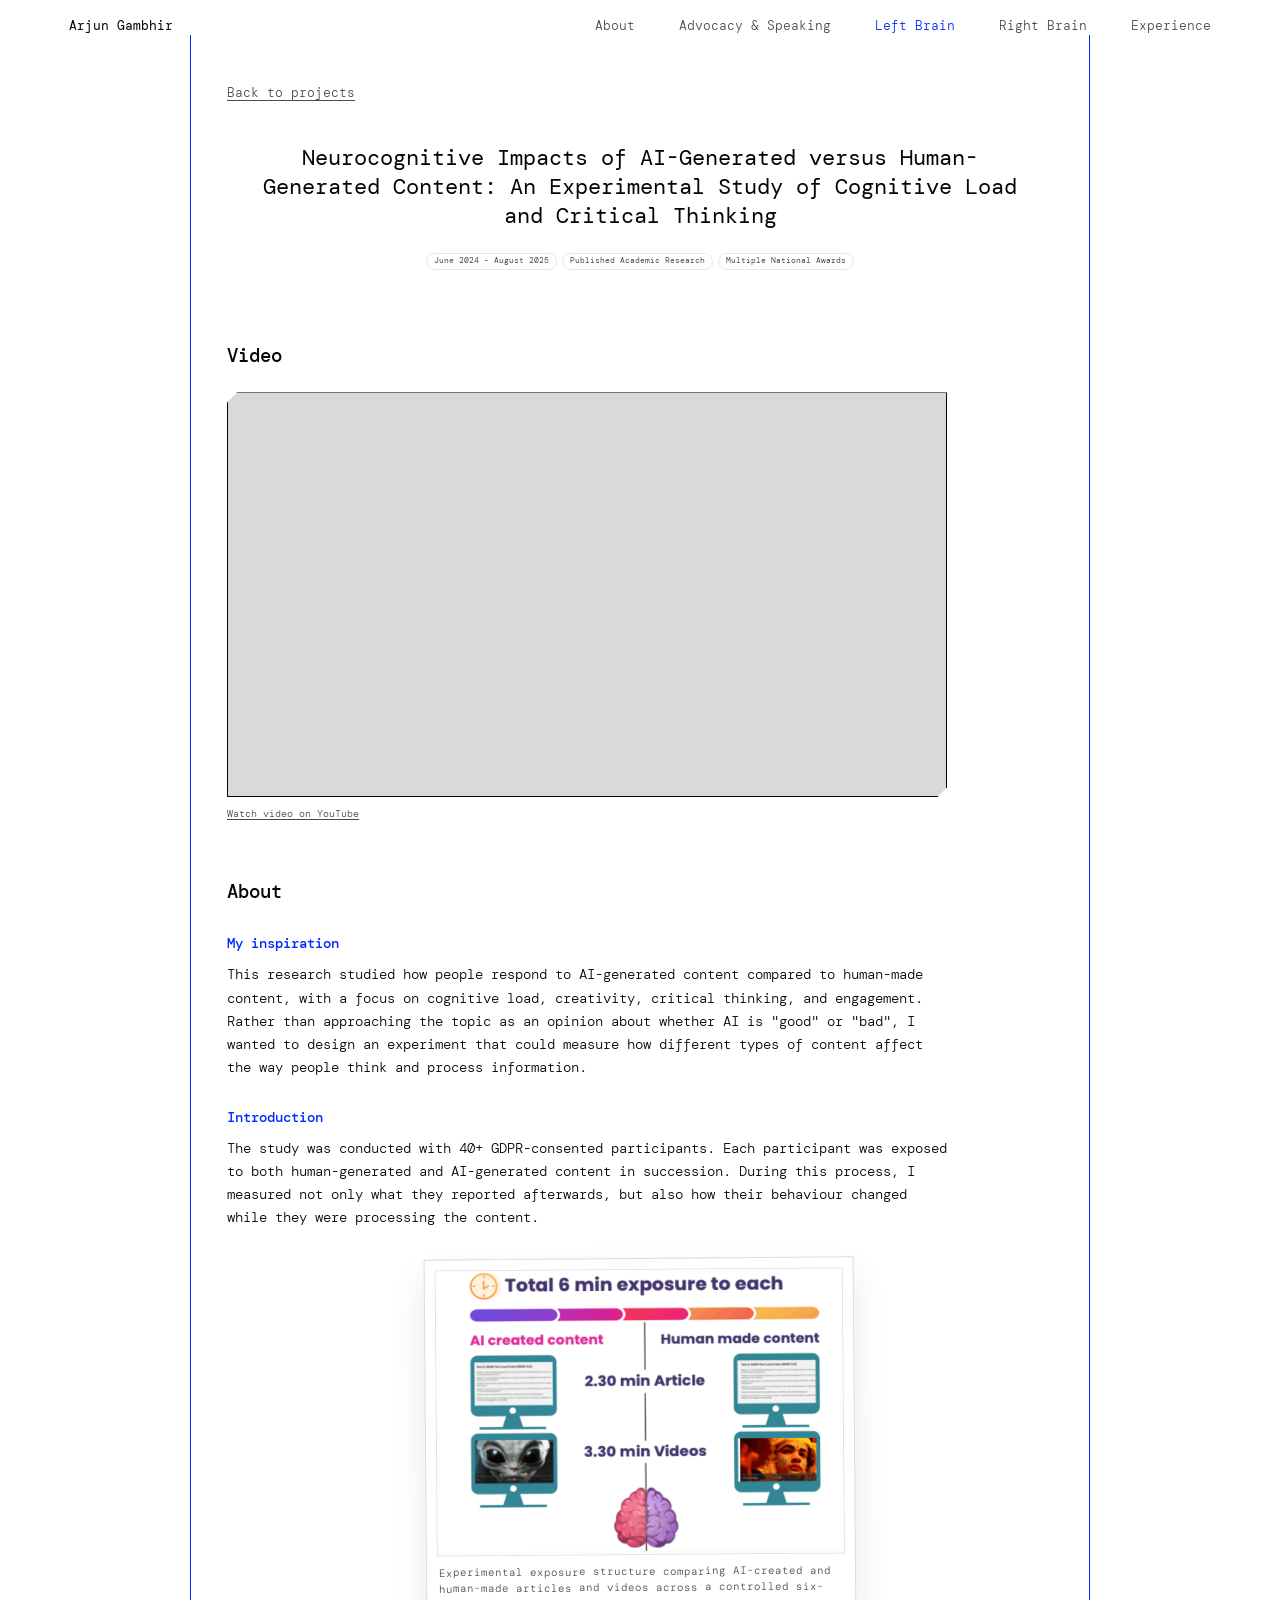
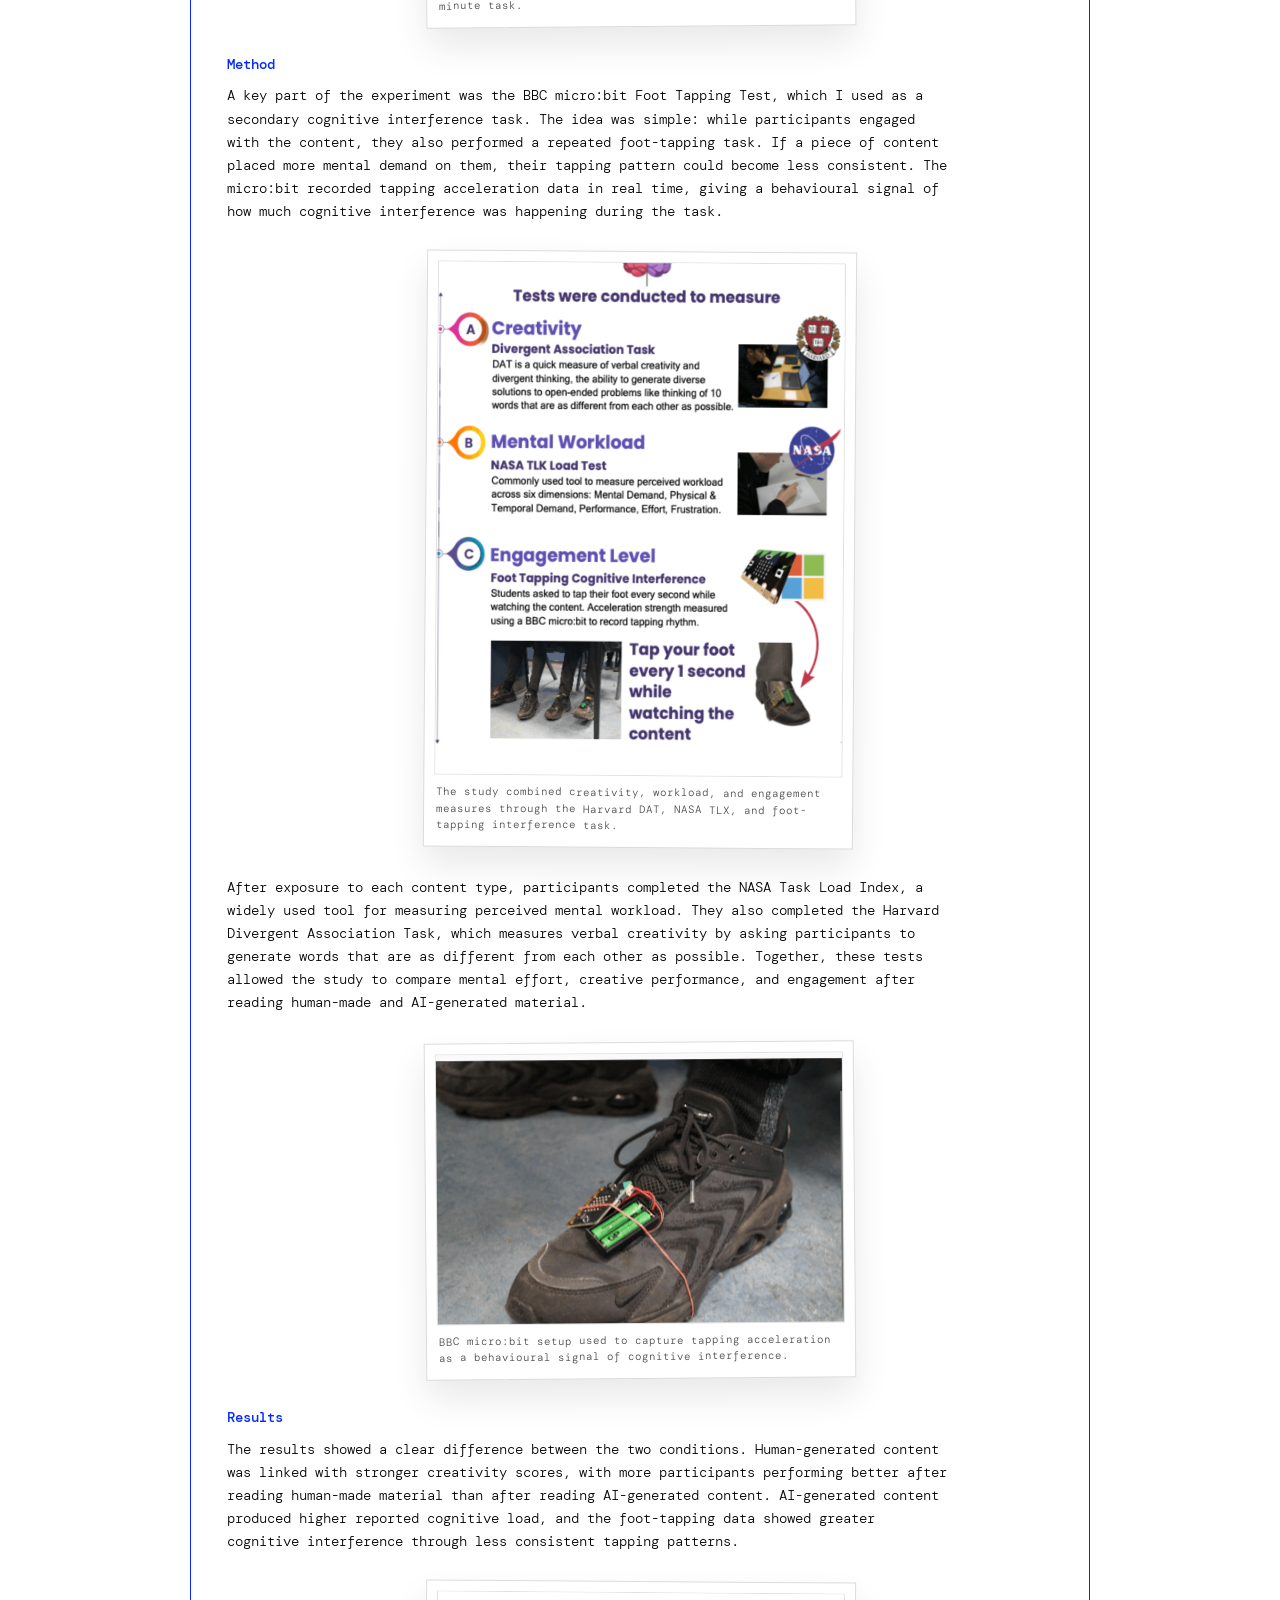
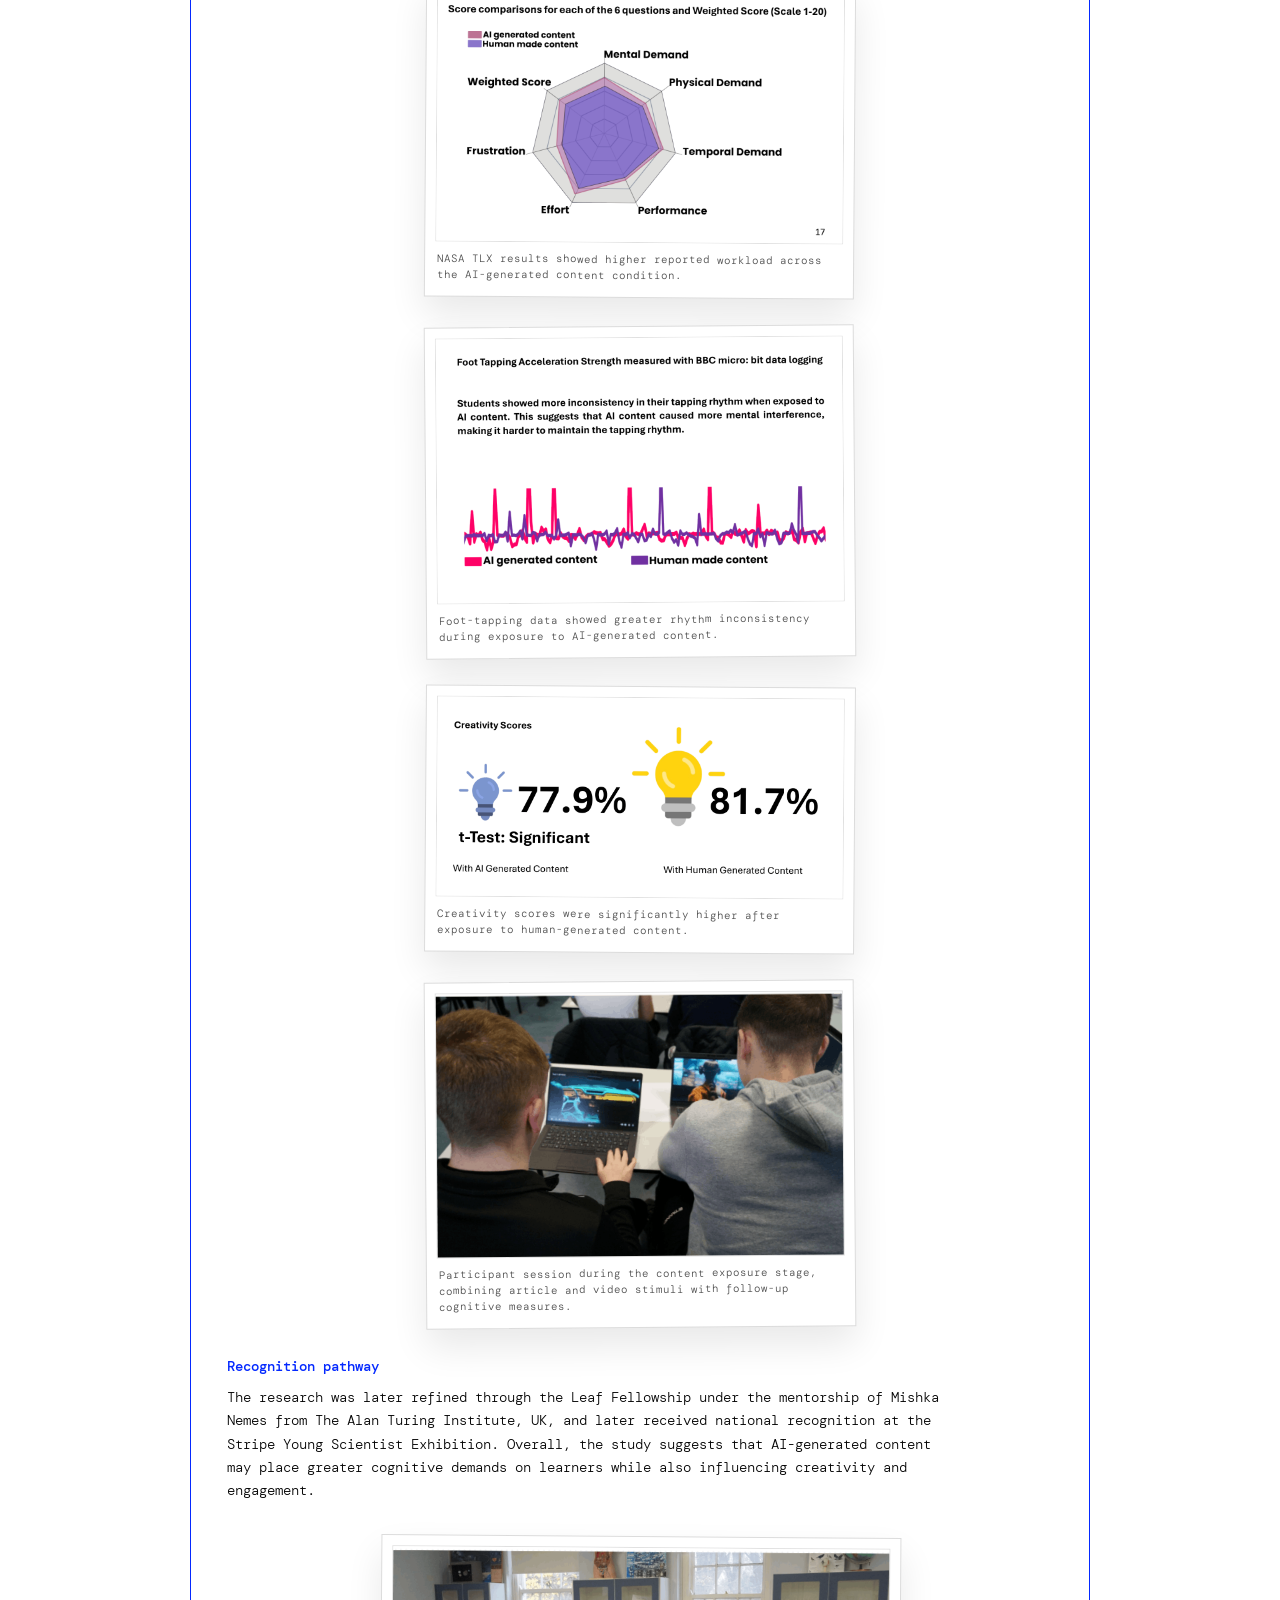
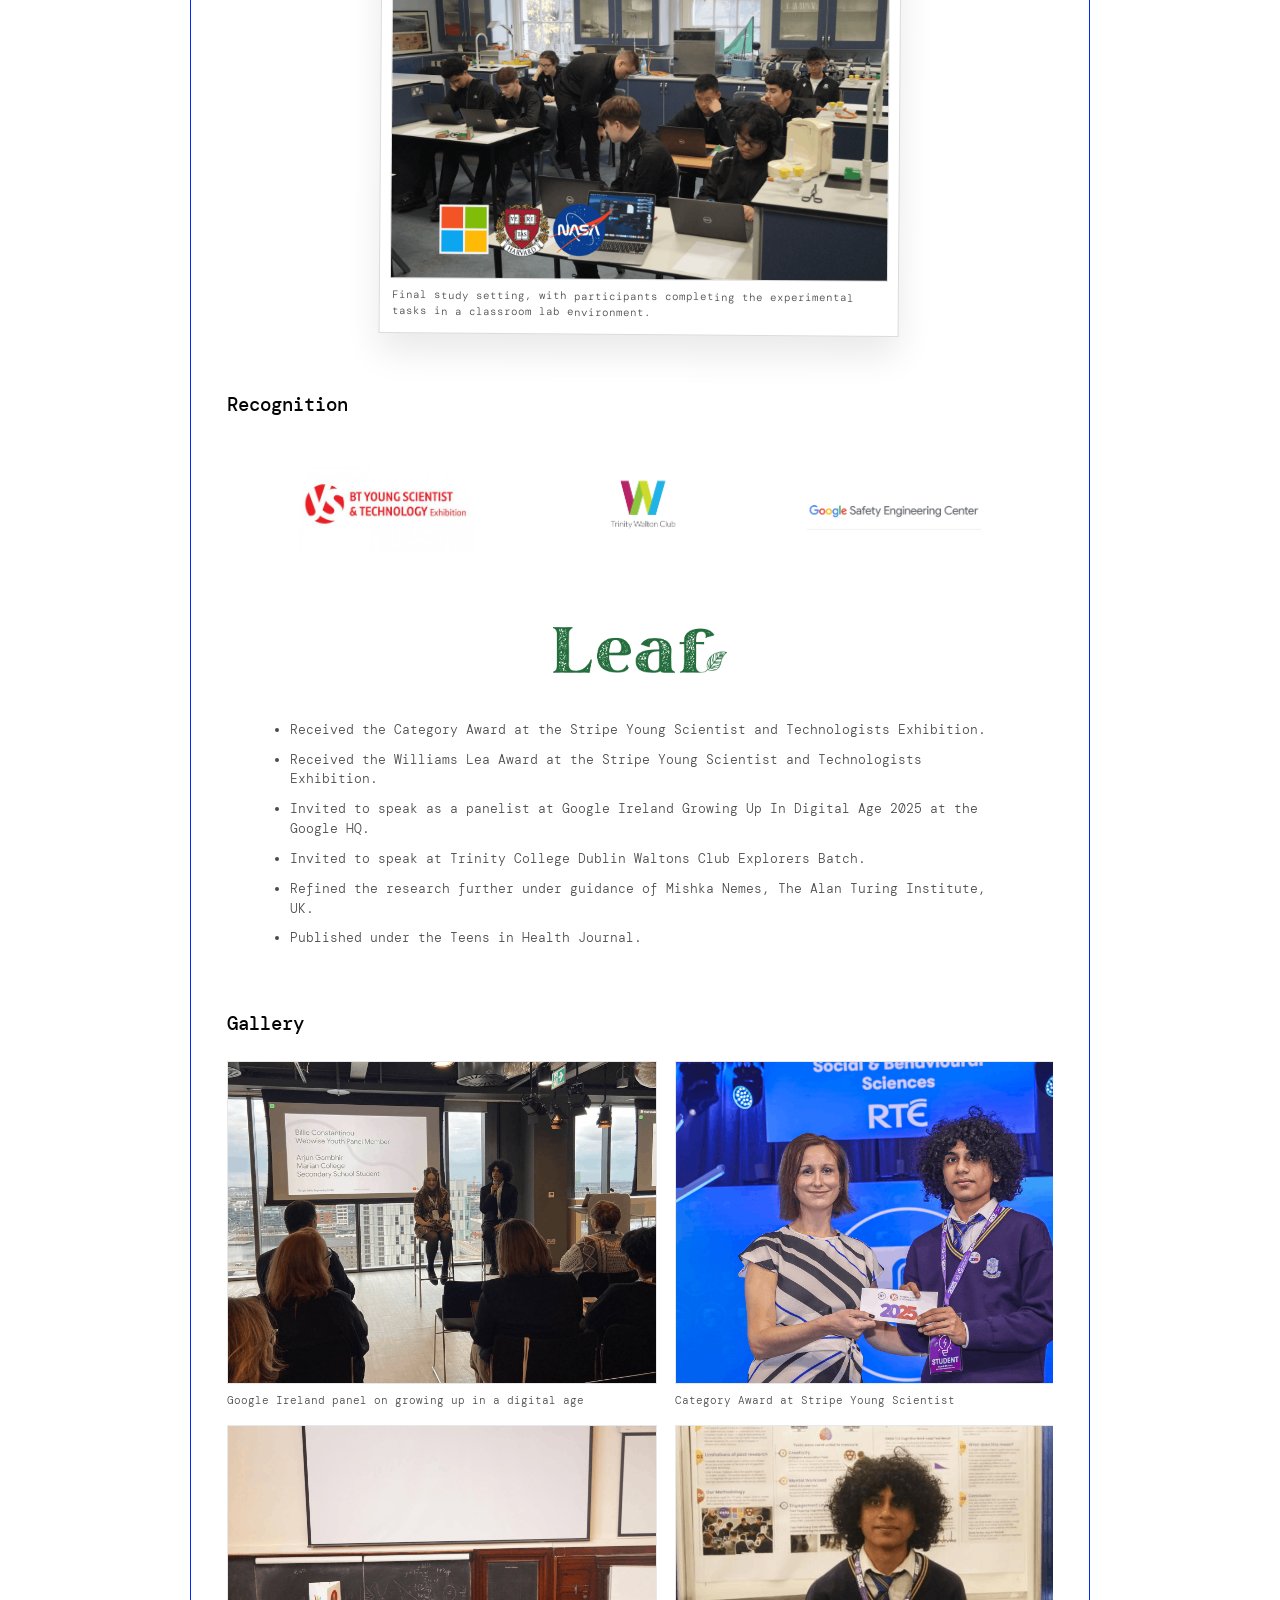
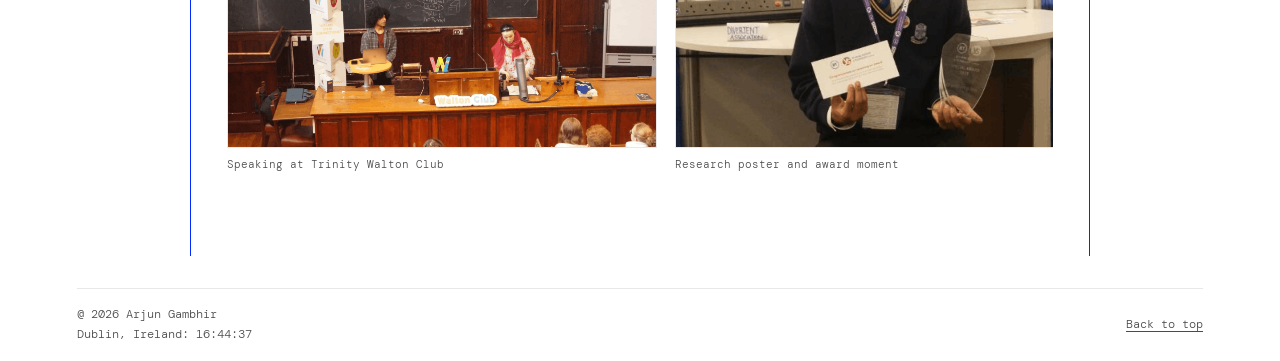
<file: project-ai-content-cognition.html>
<!DOCTYPE html>
<html lang="en">
  <head>
    <meta charset="UTF-8" />
    <meta name="viewport" content="width=device-width, initial-scale=1.0" />
    <title>AI Content Cognition | Arjun Gambhir</title>
    <link rel="preconnect" href="https://fonts.googleapis.com" />
    <link rel="preconnect" href="https://fonts.gstatic.com" crossorigin />
    <link href="https://fonts.googleapis.com/css2?family=DM+Mono:wght@300;400;500&display=swap" rel="stylesheet" />
    <link rel="stylesheet" href="styles.css?v=final-simple-motion-gallery-1" />
  </head>
  <body class="project-detail-page">
    <main class="page-shell">
      <header class="site-header" aria-label="Primary navigation">
        <a class="brand" href="index.html">Arjun Gambhir</a>
        <nav class="nav-links">
          <a class="nav-about" href="index.html#about">About</a>
          <a class="nav-advocacy" href="advocacy-speaking.html">Advocacy &amp; Speaking</a>
          <a class="nav-left" href="left-brain.html">Left Brain</a>
          <a class="nav-right" href="right-brain.html">Right Brain</a>
          <a class="nav-experience" href="experience.html">Experience</a>
        </nav>
      </header>

      <article class="project-detail neuro-project">
        <a class="detail-back" href="left-brain.html">Back to projects</a>
        <h1>Neurocognitive Impacts of AI-Generated versus Human-Generated Content: An Experimental Study of Cognitive Load and Critical Thinking</h1>
        <div class="project-icons detail-tags" aria-label="Project details">
          <span>June 2024 - August 2025</span>
          <span>Published Academic Research</span>
          <span>Multiple National Awards</span>
        </div>

        <section class="detail-video-section">
          <h2>Video</h2>
          <div class="detail-video">
            <iframe
              src="https://www.youtube.com/embed/tQRfFSP5-O8?autoplay=1&mute=1&playsinline=1&controls=1&rel=0"
              title="Neurocognitive research video"
              allow="accelerometer; autoplay; clipboard-write; encrypted-media; gyroscope; picture-in-picture; web-share"
              allowfullscreen
              referrerpolicy="strict-origin-when-cross-origin"
            ></iframe>
          </div>
          <a class="video-fallback-link" href="https://www.youtube.com/watch?v=tQRfFSP5-O8" target="_blank" rel="noopener noreferrer">Watch video on YouTube</a>
        </section>

        <section class="detail-about">
          <h2>About</h2>
          <h3>My inspiration</h3>
          <p>
            This research studied how people respond to AI-generated content compared
            to human-made content, with a focus on cognitive load, creativity,
            critical thinking, and engagement. Rather than approaching the topic as
            an opinion about whether AI is "good" or "bad", I wanted to design an
            experiment that could measure how different types of content affect the
            way people think and process information.
          </p>
          <h3>Introduction</h3>
          <p>
            The study was conducted with 40+ GDPR-consented participants. Each
            participant was exposed to both human-generated and AI-generated content
            in succession. During this process, I measured not only what they
            reported afterwards, but also how their behaviour changed while they
            were processing the content.
          </p>

          <figure class="detail-figure article-figure">
            <img src="assets/neurocognitive/exposure-flow.png" alt="Six minute exposure flow comparing AI-created and human-made content" />
            <figcaption>Experimental exposure structure comparing AI-created and human-made articles and videos across a controlled six-minute task.</figcaption>
          </figure>

          <h3>Method</h3>
          <p>
            A key part of the experiment was the BBC micro:bit Foot Tapping Test,
            which I used as a secondary cognitive interference task. The idea was
            simple: while participants engaged with the content, they also performed
            a repeated foot-tapping task. If a piece of content placed more mental
            demand on them, their tapping pattern could become less consistent. The
            micro:bit recorded tapping acceleration data in real time, giving a
            behavioural signal of how much cognitive interference was happening
            during the task.
          </p>

          <figure class="detail-figure article-figure">
            <img src="assets/neurocognitive/testing-framework.png" alt="Creativity, mental workload, and engagement test framework" />
            <figcaption>The study combined creativity, workload, and engagement measures through the Harvard DAT, NASA TLX, and foot-tapping interference task.</figcaption>
          </figure>

          <p>
            After exposure to each content type, participants completed the NASA
            Task Load Index, a widely used tool for measuring perceived mental
            workload. They also completed the Harvard Divergent Association Task,
            which measures verbal creativity by asking participants to generate
            words that are as different from each other as possible. Together, these
            tests allowed the study to compare mental effort, creative performance,
            and engagement after reading human-made and AI-generated material.
          </p>

          <figure class="detail-figure article-figure">
            <img src="assets/neurocognitive/foot-tapping-sensor.png" alt="BBC micro:bit attached to a shoe for foot tapping measurement" />
            <figcaption>BBC micro:bit setup used to capture tapping acceleration as a behavioural signal of cognitive interference.</figcaption>
          </figure>

          <h3>Results</h3>
          <p>
            The results showed a clear difference between the two conditions.
            Human-generated content was linked with stronger creativity scores, with
            more participants performing better after reading human-made material
            than after reading AI-generated content. AI-generated content produced
            higher reported cognitive load, and the foot-tapping data showed greater
            cognitive interference through less consistent tapping patterns.
          </p>

          <figure class="detail-figure article-figure neuro-result-figure">
            <img src="assets/neurocognitive/results-nasa-tlx.png" alt="Radar chart comparing NASA Task Load Index scores after AI-generated and human-made content" loading="lazy" />
            <figcaption>NASA TLX results showed higher reported workload across the AI-generated content condition.</figcaption>
          </figure>

          <figure class="detail-figure article-figure neuro-result-figure">
            <img src="assets/neurocognitive/results-foot-tapping.png" alt="Foot-tapping acceleration graph comparing AI-generated and human-made content conditions" loading="lazy" />
            <figcaption>Foot-tapping data showed greater rhythm inconsistency during exposure to AI-generated content.</figcaption>
          </figure>

          <figure class="detail-figure article-figure neuro-result-figure">
            <img src="assets/neurocognitive/results-creativity.png" alt="Creativity scores of 77.9 percent after AI-generated content and 81.7 percent after human-generated content" loading="lazy" />
            <figcaption>Creativity scores were significantly higher after exposure to human-generated content.</figcaption>
          </figure>

          <figure class="detail-figure article-figure">
            <img src="assets/neurocognitive/content-exposure-session.png" alt="Participants watching content during the neurocognitive study" />
            <figcaption>Participant session during the content exposure stage, combining article and video stimuli with follow-up cognitive measures.</figcaption>
          </figure>

          <h3>Recognition pathway</h3>
          <p>
            The research was later refined through the Leaf Fellowship under the
            mentorship of Mishka Nemes from The Alan Turing Institute, UK, and
            later received national recognition at the Stripe Young Scientist
            Exhibition. Overall, the study suggests that AI-generated content may
            place greater cognitive demands on learners while also influencing
            creativity and engagement.
          </p>

          <figure class="detail-figure article-figure final-figure">
            <img src="assets/neurocognitive/final-lab-study.png" alt="Students taking part in the neurocognitive research study in a classroom lab" />
            <figcaption>Final study setting, with participants completing the experimental tasks in a classroom lab environment.</figcaption>
          </figure>
        </section>

        <section class="recognition-section">
          <h2>Recognition</h2>
          <div class="logo-wall" aria-label="Recognition organisations">
            <span><img src="assets/neurocognitive/logo-btyste.png" alt="BT Young Scientist and Technology Exhibition" /></span>
            <span><img src="assets/neurocognitive/logo-trinity-walton-club.png" alt="Trinity Walton Club" /></span>
            <span><img src="assets/neurocognitive/logo-google-safety-engineering-center.png" alt="Google Safety Engineering Center" /></span>
            <span><img src="assets/neurocognitive/logo-leaf.png" alt="Leaf" /></span>
          </div>
          <ul class="recognition-list">
            <li>Received the Category Award at the Stripe Young Scientist and Technologists Exhibition.</li>
            <li>Received the Williams Lea Award at the Stripe Young Scientist and Technologists Exhibition.</li>
            <li>Invited to speak as a panelist at Google Ireland Growing Up In Digital Age 2025 at the Google HQ.</li>
            <li>Invited to speak at Trinity College Dublin Waltons Club Explorers Batch.</li>
            <li>Refined the research further under guidance of Mishka Nemes, The Alan Turing Institute, UK.</li>
            <li>Published under the Teens in Health Journal.</li>
          </ul>
        </section>

        <section class="gallery-section">
          <h2>Gallery</h2>
          <div class="gallery-slider">
            <button type="button" aria-label="Previous images">‹</button>
            <div class="detail-gallery neuro-gallery scrolling-gallery">
              <figure>
                <img src="assets/neurocognitive/gallery-google-panel.png" alt="Arjun speaking on a Google Safety Engineering Center panel" />
                <figcaption>Google Ireland panel on growing up in a digital age</figcaption>
              </figure>
              <figure>
                <img src="assets/neurocognitive/gallery-category-award.png" alt="Arjun receiving the category award at BT Young Scientist" />
                <figcaption>Category Award at Stripe Young Scientist</figcaption>
              </figure>
              <figure>
                <img src="assets/neurocognitive/gallery-williams-lea-award.png" alt="Arjun receiving the Williams Lea award" />
                <figcaption>Williams Lea Award recognition</figcaption>
              </figure>
              <figure>
                <img src="assets/neurocognitive/gallery-walton-club.png" alt="Arjun speaking at Trinity Walton Club" />
                <figcaption>Speaking at Trinity Walton Club</figcaption>
              </figure>
              <figure>
                <img src="assets/neurocognitive/gallery-poster-trophy.png" alt="Arjun seated in front of the neurocognitive research poster with award" />
                <figcaption>Research poster and award moment</figcaption>
              </figure>
              <figure>
                <img src="assets/neurocognitive/gallery-google-panel-alt.png" alt="Alternate view of Arjun speaking at Google Ireland" />
                <figcaption>Google Safety Engineering Center session</figcaption>
              </figure>
              <figure aria-hidden="true">
                <img src="assets/neurocognitive/gallery-google-panel.png" alt="" />
                <figcaption>Google Ireland panel on growing up in a digital age</figcaption>
              </figure>
              <figure aria-hidden="true">
                <img src="assets/neurocognitive/gallery-category-award.png" alt="" />
                <figcaption>Category Award at Stripe Young Scientist</figcaption>
              </figure>
              <figure aria-hidden="true">
                <img src="assets/neurocognitive/gallery-williams-lea-award.png" alt="" />
                <figcaption>Williams Lea Award recognition</figcaption>
              </figure>
            </div>
            <button type="button" aria-label="Next images">›</button>
          </div>
          <div class="gallery-slider gallery-slider-secondary" aria-hidden="true">
            <div class="detail-gallery neuro-gallery scrolling-gallery gallery-reverse">
              <figure><img src="assets/neurocognitive/gallery-google-panel-alt.png" alt="" /><figcaption>Google Safety Engineering Center session</figcaption></figure>
              <figure><img src="assets/neurocognitive/gallery-poster-trophy.png" alt="" /><figcaption>Research poster and award moment</figcaption></figure>
              <figure><img src="assets/neurocognitive/gallery-walton-club.png" alt="" /><figcaption>Speaking at Trinity Walton Club</figcaption></figure>
              <figure><img src="assets/neurocognitive/gallery-williams-lea-award.png" alt="" /><figcaption>Williams Lea Award recognition</figcaption></figure>
              <figure><img src="assets/neurocognitive/gallery-category-award.png" alt="" /><figcaption>Category Award at Stripe Young Scientist</figcaption></figure>
              <figure><img src="assets/neurocognitive/gallery-google-panel.png" alt="" /><figcaption>Google Ireland panel on growing up in a digital age</figcaption></figure>
              <figure><img src="assets/neurocognitive/gallery-google-panel-alt.png" alt="" /><figcaption>Google Safety Engineering Center session</figcaption></figure>
              <figure><img src="assets/neurocognitive/gallery-poster-trophy.png" alt="" /><figcaption>Research poster and award moment</figcaption></figure>
              <figure><img src="assets/neurocognitive/gallery-walton-club.png" alt="" /><figcaption>Speaking at Trinity Walton Club</figcaption></figure>
              <figure><img src="assets/neurocognitive/gallery-williams-lea-award.png" alt="" /><figcaption>Williams Lea Award recognition</figcaption></figure>
              <figure><img src="assets/neurocognitive/gallery-category-award.png" alt="" /><figcaption>Category Award at Stripe Young Scientist</figcaption></figure>
              <figure><img src="assets/neurocognitive/gallery-google-panel.png" alt="" /><figcaption>Google Ireland panel on growing up in a digital age</figcaption></figure>
            </div>
          </div>
        </section>
      </article>

      <footer class="site-footer">
        <div class="footer-meta">
          <p>@ 2026 Arjun Gambhir</p>
          <p id="dublin-time">Dublin, Ireland: --:--:--</p>
        </div>
        <a href="#">Back to top</a>
      </footer>
    </main>
    <script src="footer-time.js"></script>
    <script src="site-header.js"></script>

  </body>
</html>
</file>
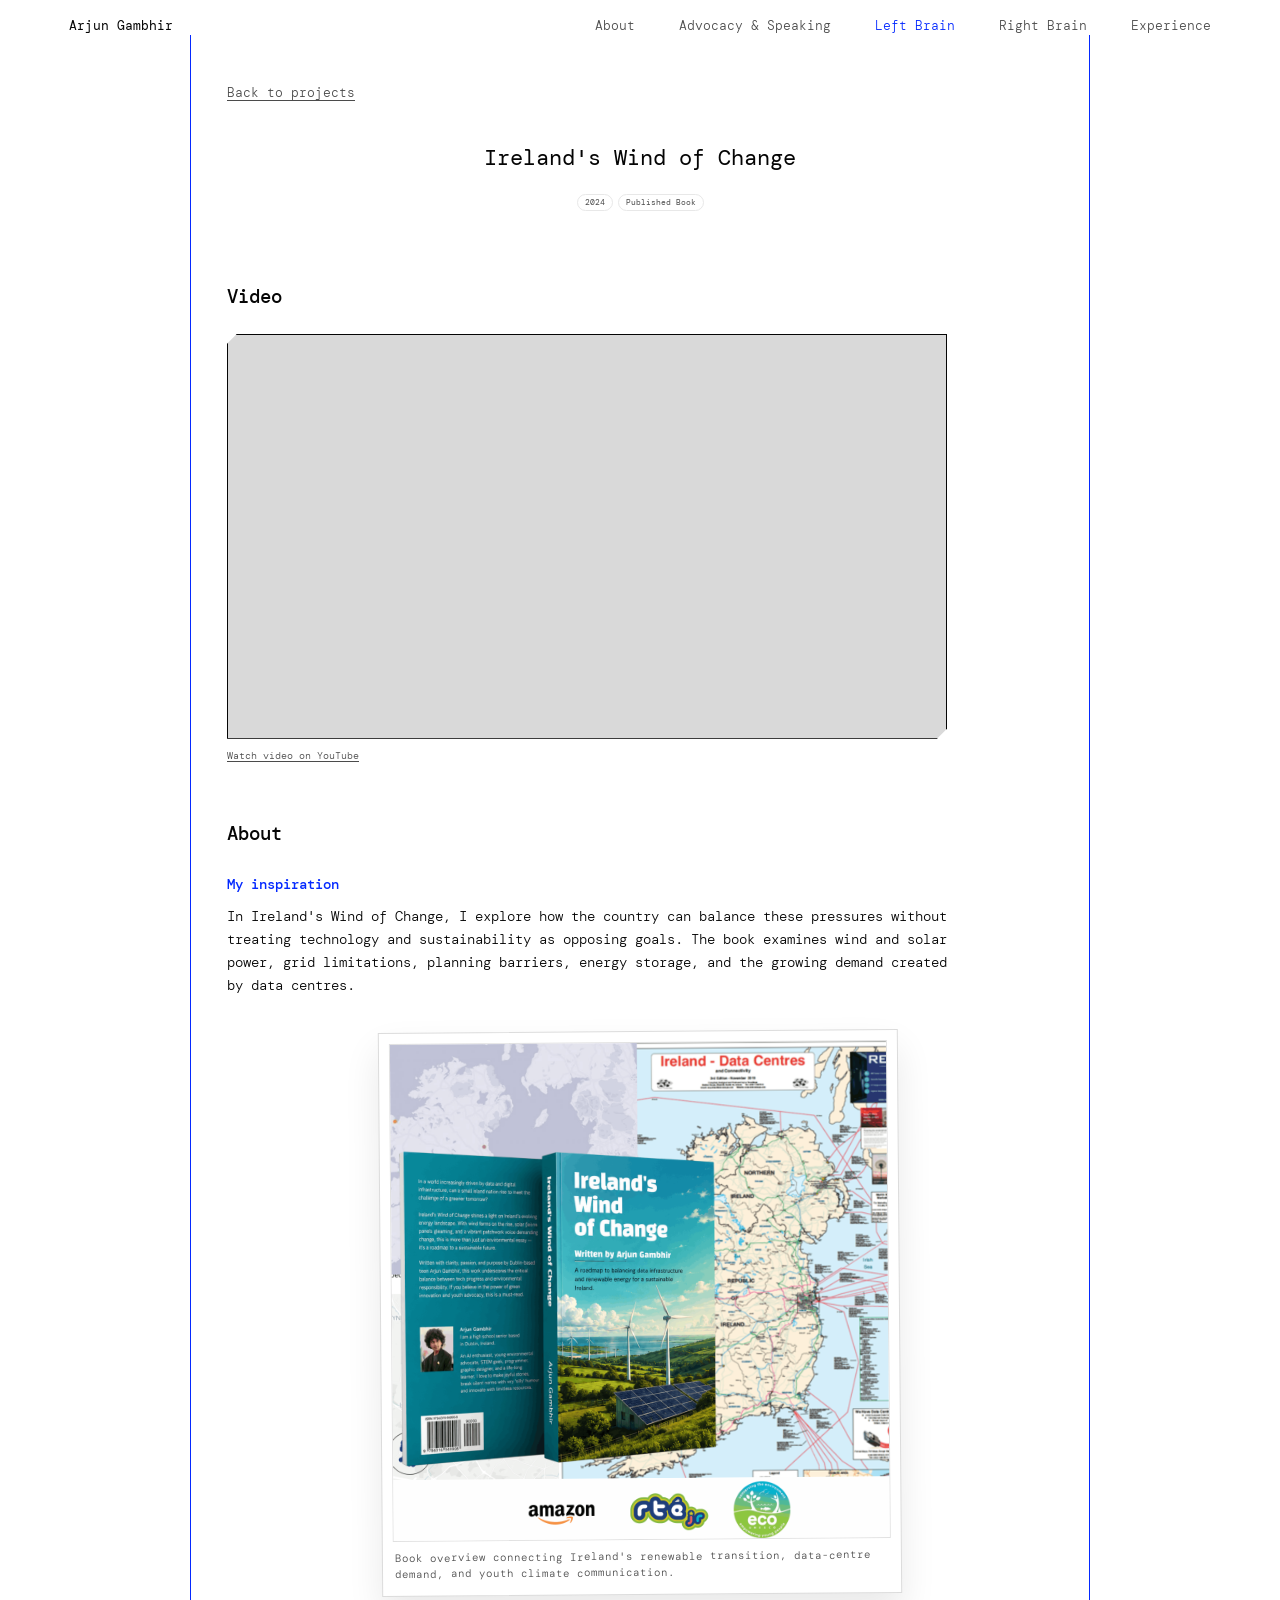
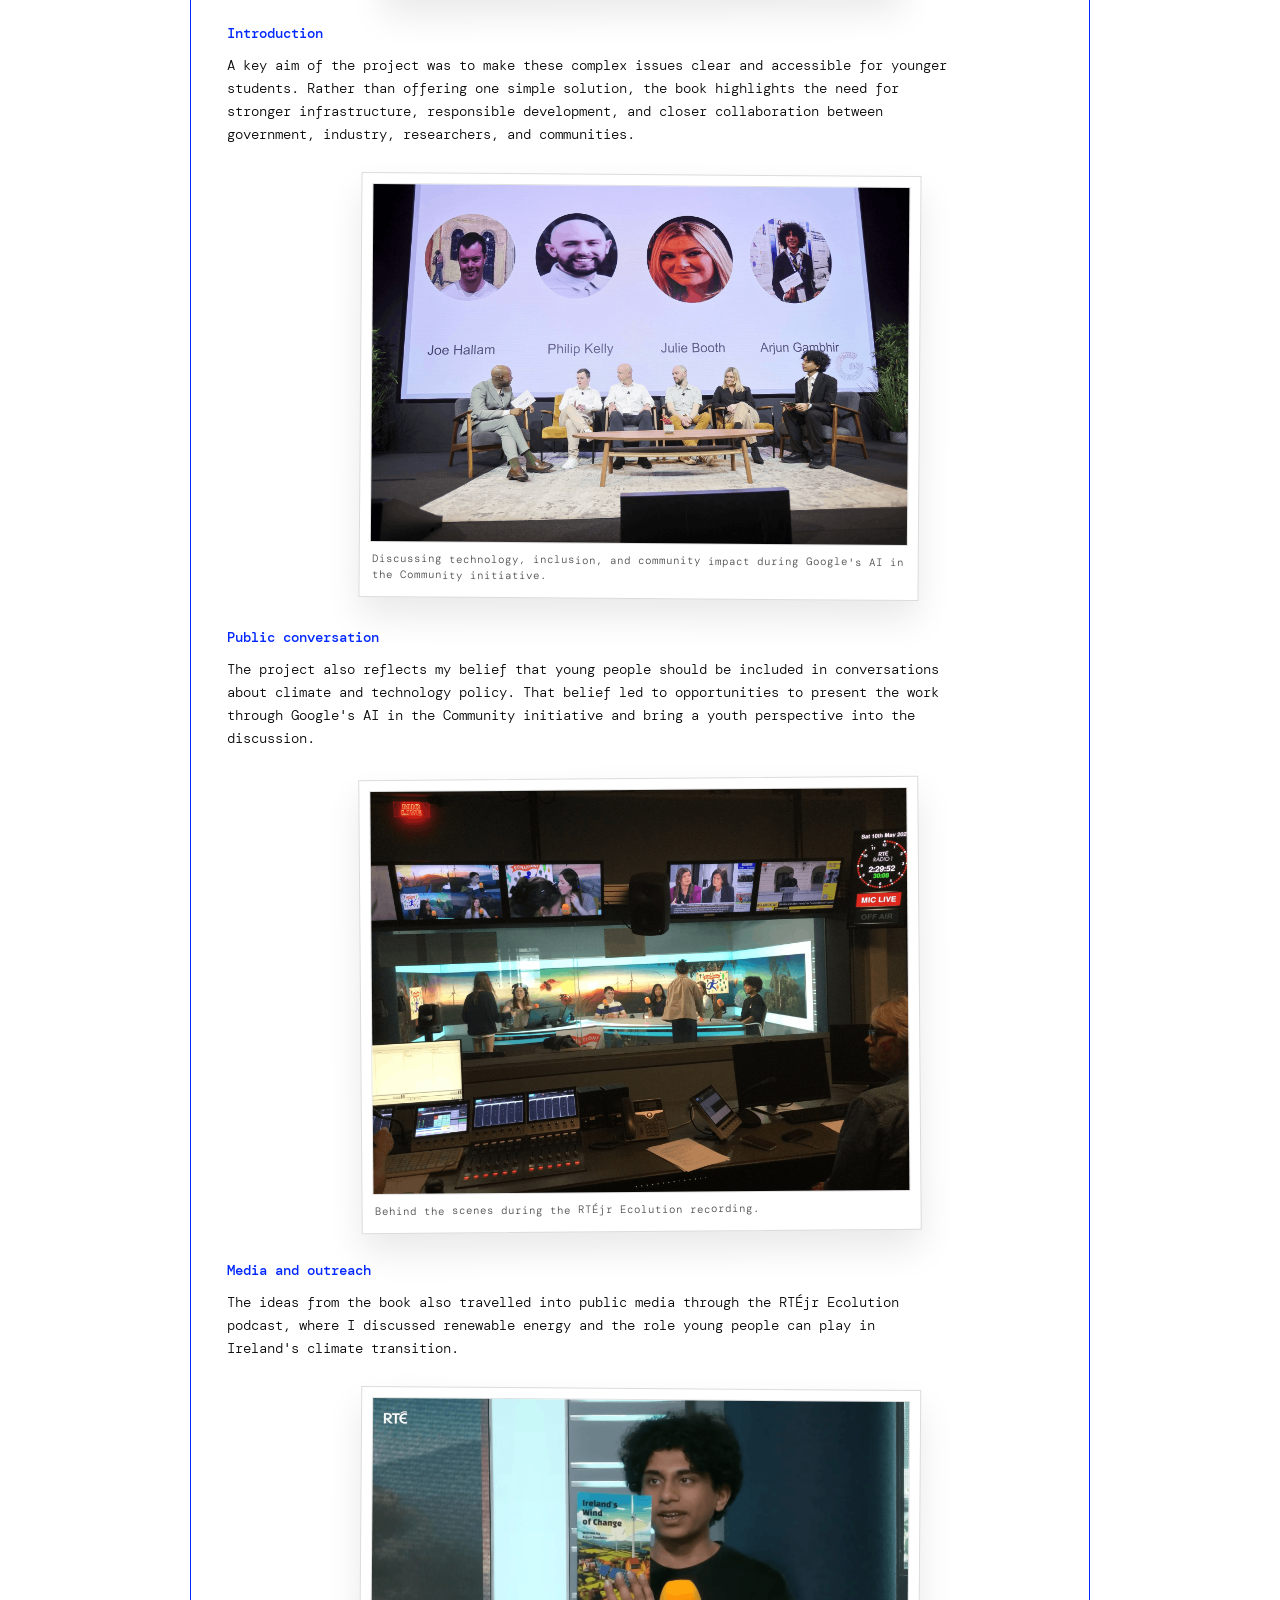
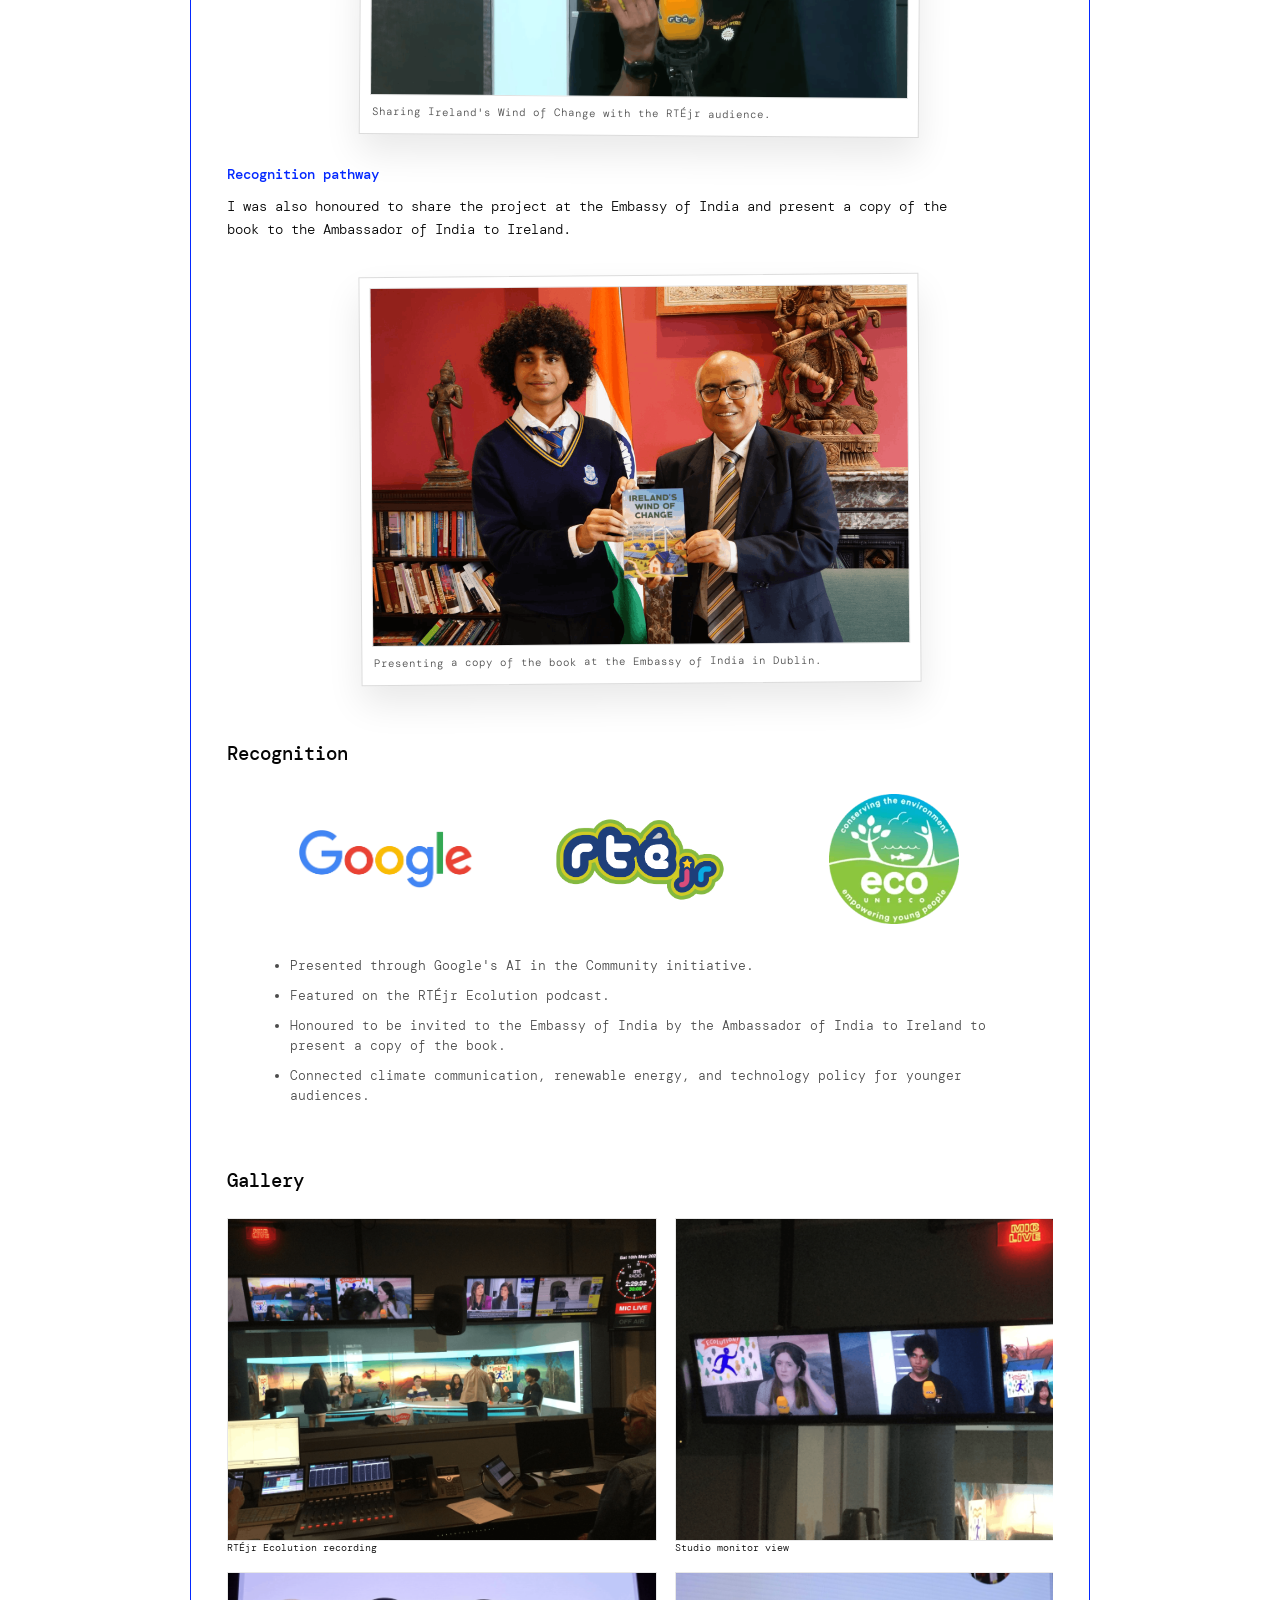
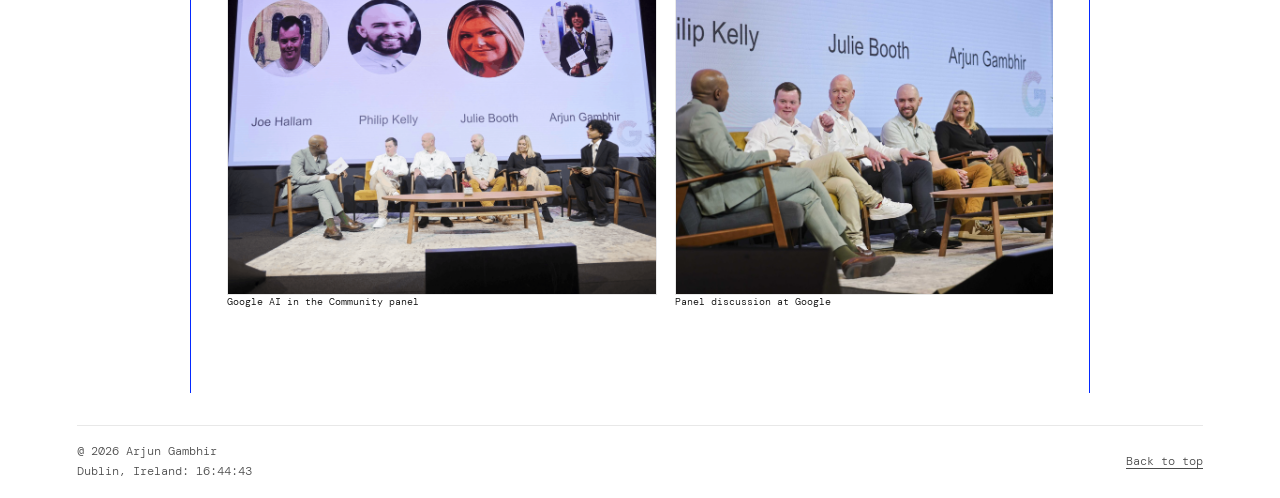
<file: project-irelands-winds-of-chain.html>
<!DOCTYPE html>
<html lang="en">
  <head>
    <meta charset="UTF-8" />
    <meta name="viewport" content="width=device-width, initial-scale=1.0" />
    <title>Ireland's Wind of Change | Arjun Gambhir</title>
    <link rel="preconnect" href="https://fonts.googleapis.com" />
    <link rel="preconnect" href="https://fonts.gstatic.com" crossorigin />
    <link href="https://fonts.googleapis.com/css2?family=DM+Mono:wght@300;400;500&display=swap" rel="stylesheet" />
    <link rel="stylesheet" href="styles.css?v=final-simple-motion-gallery-1" />
  </head>
  <body class="project-detail-page">
    <main class="page-shell">
      <header class="site-header" aria-label="Primary navigation">
        <a class="brand" href="index.html">Arjun Gambhir</a>
        <nav class="nav-links">
          <a class="nav-about" href="index.html#about">About</a>
          <a class="nav-advocacy" href="advocacy-speaking.html">Advocacy &amp; Speaking</a>
          <a class="nav-left" href="left-brain.html">Left Brain</a>
          <a class="nav-right" href="right-brain.html">Right Brain</a>
          <a class="nav-experience" href="experience.html">Experience</a>
        </nav>
      </header>

      <article class="project-detail wind-project">
        <a class="detail-back" href="left-brain.html">Back to projects</a>
        <h1>Ireland's Wind of Change</h1>
        <div class="project-icons detail-tags" aria-label="Project details">
          <span>2024</span>
          <span>Published Book</span>
        </div>

        <section class="detail-video-section">
          <h2>Video</h2>
          <div class="detail-video">
            <iframe
              src="https://www.youtube.com/embed/8qcXAxUv-oo?start=118&autoplay=1&mute=1&playsinline=1&controls=1&rel=0"
              title="Ireland's Wind of Change video"
              allow="accelerometer; autoplay; clipboard-write; encrypted-media; gyroscope; picture-in-picture; web-share"
              allowfullscreen
              referrerpolicy="strict-origin-when-cross-origin"
            ></iframe>
          </div>
          <a class="video-fallback-link" href="https://www.youtube.com/watch?v=8qcXAxUv-oo&t=118s" target="_blank" rel="noopener noreferrer">Watch video on YouTube</a>
        </section>

        <section class="detail-about">
          <h2>About</h2>
          <h3>My inspiration</h3>
          <p>
            In Ireland's Wind of Change, I explore how the country can balance these
            pressures without treating technology and sustainability as opposing
            goals. The book examines wind and solar power, grid limitations,
            planning barriers, energy storage, and the growing demand created by
            data centres.
          </p>

          <figure class="detail-figure article-figure final-figure">
            <img src="assets/ireland-wind-change/overview.png" alt="Ireland's Wind of Change book cover with Ireland data centre map and recognition logos" />
            <figcaption>Book overview connecting Ireland's renewable transition, data-centre demand, and youth climate communication.</figcaption>
          </figure>

          <h3>Introduction</h3>
          <p>
            A key aim of the project was to make these complex issues clear and
            accessible for younger students. Rather than offering one simple
            solution, the book highlights the need for stronger infrastructure,
            responsible development, and closer collaboration between government,
            industry, researchers, and communities.
          </p>

          <figure class="detail-figure article-figure wind-story-figure">
            <img src="assets/ireland-wind-change/gallery-google-panel-wide.png" alt="Arjun taking part in a Google AI in the Community panel" />
            <figcaption>Discussing technology, inclusion, and community impact during Google's AI in the Community initiative.</figcaption>
          </figure>

          <h3>Public conversation</h3>
          <p>
            The project also reflects my belief that young people should be included
            in conversations about climate and technology policy. That belief led to
            opportunities to present the work through Google's AI in the Community
            initiative and bring a youth perspective into the discussion.
          </p>

          <figure class="detail-figure article-figure wind-story-figure">
            <img src="assets/ireland-wind-change/gallery-rte-studio-wide.png" alt="RTÉjr Ecolution studio recording viewed from the control room" />
            <figcaption>Behind the scenes during the RTÉjr Ecolution recording.</figcaption>
          </figure>

          <h3>Media and outreach</h3>
          <p>
            The ideas from the book also travelled into public media through the
            RTÉjr Ecolution podcast, where I discussed renewable energy and the role
            young people can play in Ireland's climate transition.
          </p>

          <figure class="detail-figure article-figure wind-story-figure">
            <img src="assets/ireland-wind-change/gallery-rte-book.png" alt="Arjun holding Ireland's Wind of Change during an RTÉjr interview" />
            <figcaption>Sharing Ireland's Wind of Change with the RTÉjr audience.</figcaption>
          </figure>

          <h3>Recognition pathway</h3>
          <p>
            I was also honoured to share the project at the Embassy of India and
            present a copy of the book to the Ambassador of India to Ireland.
          </p>

          <figure class="detail-figure article-figure wind-story-figure final-figure">
            <img src="assets/ireland-wind-change/gallery-embassy-book.png" alt="Arjun presenting Ireland's Wind of Change to the Ambassador of India to Ireland" />
            <figcaption>Presenting a copy of the book at the Embassy of India in Dublin.</figcaption>
          </figure>
        </section>

        <section class="recognition-section">
          <h2>Recognition</h2>
          <div class="logo-wall wind-logo-wall" aria-label="Recognition organisations">
            <span><img src="assets/ireland-wind-change/logo-google.png" alt="Google" /></span>
            <span><img src="assets/ireland-wind-change/logo-rtejr.png" alt="RTÉjr" /></span>
            <span><img src="assets/ireland-wind-change/logo-eco-unesco.png" alt="ECO-UNESCO" /></span>
          </div>
          <ul class="recognition-list">
            <li>Presented through Google's AI in the Community initiative.</li>
            <li>Featured on the RTÉjr Ecolution podcast.</li>
            <li>Honoured to be invited to the Embassy of India by the Ambassador of India to Ireland to present a copy of the book.</li>
            <li>Connected climate communication, renewable energy, and technology policy for younger audiences.</li>
          </ul>
        </section>

        <section class="gallery-section">
          <h2>Gallery</h2>
          <div class="gallery-slider">
            <div class="detail-gallery wind-gallery scrolling-gallery">
              <figure>
                <img src="assets/ireland-wind-change/gallery-rte-studio-wide.png" alt="RTÉjr Ecolution studio recording viewed from the control room" />
                <figcaption>RTÉjr Ecolution recording</figcaption>
              </figure>
              <figure>
                <img src="assets/ireland-wind-change/gallery-rte-monitors.png" alt="Studio monitor view from the RTÉjr Ecolution recording" />
                <figcaption>Studio monitor view</figcaption>
              </figure>
              <figure>
                <img src="assets/ireland-wind-change/gallery-rte-book.png" alt="Arjun holding Ireland's Wind of Change on RTÉjr" />
                <figcaption>Sharing the book on RTÉjr</figcaption>
              </figure>
              <figure>
                <img src="assets/ireland-wind-change/gallery-google-panel-wide.png" alt="Google AI in the Community panel with Arjun on stage" />
                <figcaption>Google AI in the Community panel</figcaption>
              </figure>
              <figure>
                <img src="assets/ireland-wind-change/gallery-google-panel-side.png" alt="Side view of Google panel discussion" />
                <figcaption>Panel discussion at Google</figcaption>
              </figure>
              <figure>
                <img src="assets/ireland-wind-change/gallery-google-selfie.png" alt="Arjun with Google event attendees" />
                <figcaption>Google community event</figcaption>
              </figure>
              <figure aria-hidden="true">
                <img src="assets/ireland-wind-change/gallery-rte-studio-wide.png" alt="" />
                <figcaption>RTÉjr Ecolution recording</figcaption>
              </figure>
              <figure aria-hidden="true">
                <img src="assets/ireland-wind-change/gallery-rte-monitors.png" alt="" />
                <figcaption>Studio monitor view</figcaption>
              </figure>
              <figure aria-hidden="true">
                <img src="assets/ireland-wind-change/gallery-rte-book.png" alt="" />
                <figcaption>Sharing the book on RTÉjr</figcaption>
              </figure>
            </div>
          </div>
          <div class="gallery-slider gallery-slider-secondary" aria-hidden="true">
            <div class="detail-gallery wind-gallery scrolling-gallery gallery-reverse">
              <figure><img src="assets/ireland-wind-change/gallery-google-selfie.png" alt="" /><figcaption>Google community event</figcaption></figure>
              <figure><img src="assets/ireland-wind-change/gallery-google-panel-side.png" alt="" /><figcaption>Panel discussion at Google</figcaption></figure>
              <figure><img src="assets/ireland-wind-change/gallery-google-panel-wide.png" alt="" /><figcaption>Google AI in the Community panel</figcaption></figure>
              <figure><img src="assets/ireland-wind-change/gallery-rte-book.png" alt="" /><figcaption>Sharing the book on RTÉjr</figcaption></figure>
              <figure><img src="assets/ireland-wind-change/gallery-rte-monitors.png" alt="" /><figcaption>Studio monitor view</figcaption></figure>
              <figure><img src="assets/ireland-wind-change/gallery-rte-studio-wide.png" alt="" /><figcaption>RTÉjr Ecolution recording</figcaption></figure>
              <figure><img src="assets/ireland-wind-change/gallery-google-selfie.png" alt="" /><figcaption>Google community event</figcaption></figure>
              <figure><img src="assets/ireland-wind-change/gallery-google-panel-side.png" alt="" /><figcaption>Panel discussion at Google</figcaption></figure>
              <figure><img src="assets/ireland-wind-change/gallery-google-panel-wide.png" alt="" /><figcaption>Google AI in the Community panel</figcaption></figure>
              <figure><img src="assets/ireland-wind-change/gallery-rte-book.png" alt="" /><figcaption>Sharing the book on RTÉjr</figcaption></figure>
              <figure><img src="assets/ireland-wind-change/gallery-rte-monitors.png" alt="" /><figcaption>Studio monitor view</figcaption></figure>
              <figure><img src="assets/ireland-wind-change/gallery-rte-studio-wide.png" alt="" /><figcaption>RTÉjr Ecolution recording</figcaption></figure>
            </div>
          </div>
        </section>
      </article>

      <footer class="site-footer">
        <div class="footer-meta">
          <p>@ 2026 Arjun Gambhir</p>
          <p id="dublin-time">Dublin, Ireland: --:--:--</p>
        </div>
        <a href="#">Back to top</a>
      </footer>
    </main>
    <script src="footer-time.js"></script>
    <script src="site-header.js"></script>

  </body>
</html>
</file>
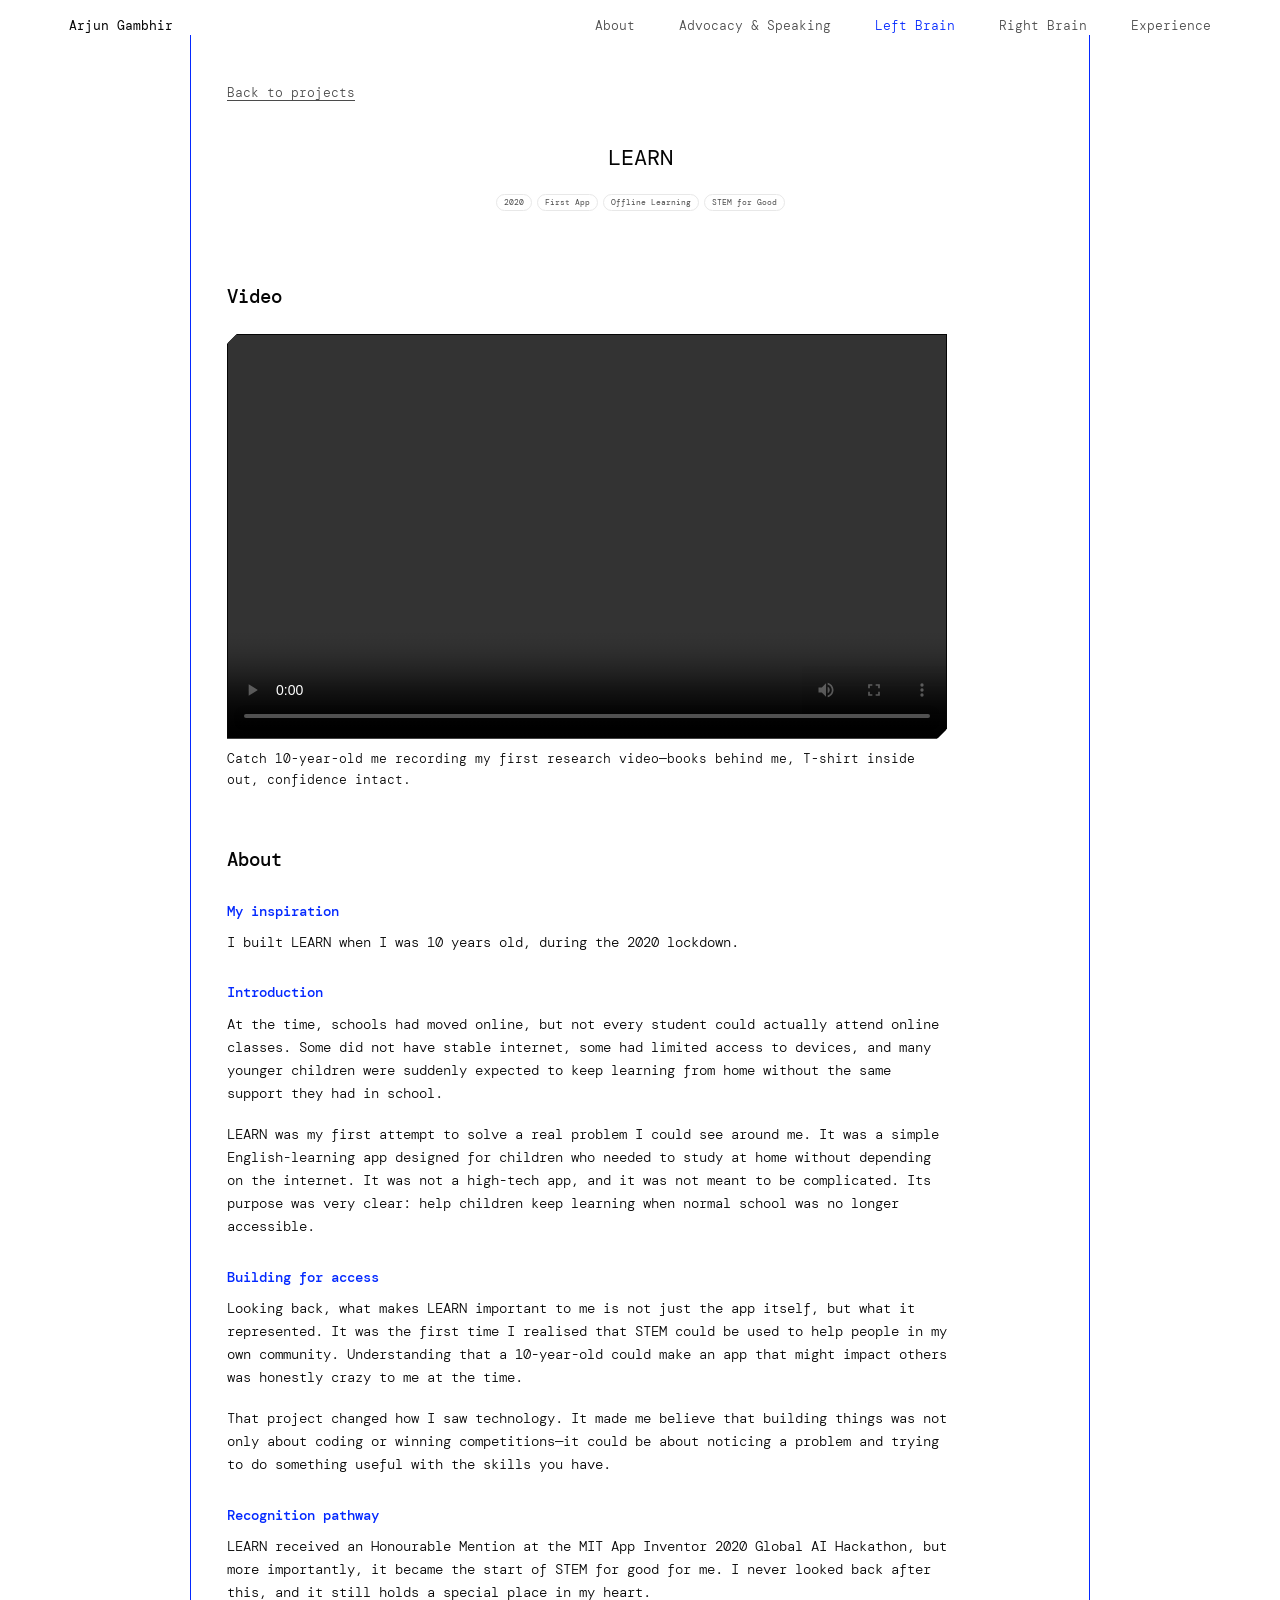
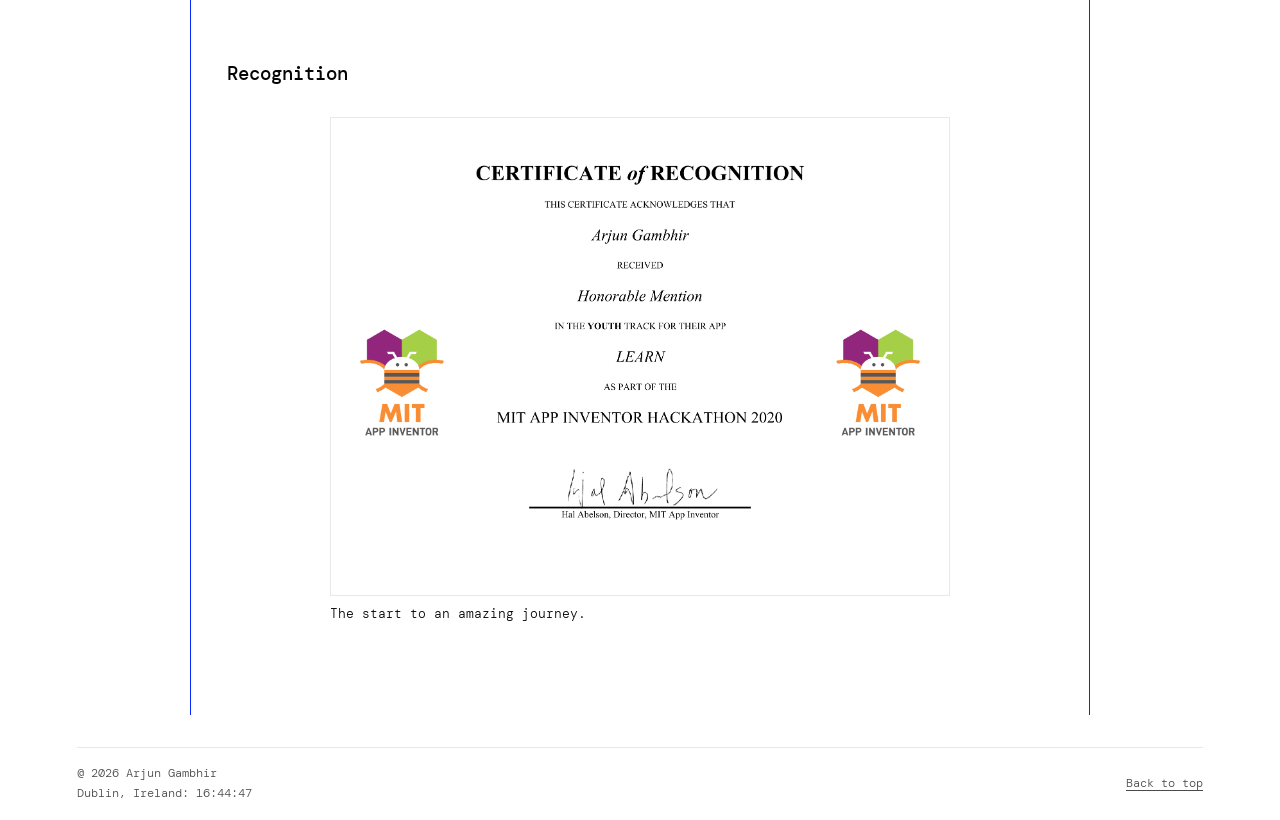
<file: project-learn.html>
<!DOCTYPE html>
<html lang="en">
  <head>
    <meta charset="UTF-8" />
    <meta name="viewport" content="width=device-width, initial-scale=1.0" />
    <title>LEARN | Arjun Gambhir</title>
    <link rel="preconnect" href="https://fonts.googleapis.com" />
    <link rel="preconnect" href="https://fonts.gstatic.com" crossorigin />
    <link href="https://fonts.googleapis.com/css2?family=DM+Mono:wght@300;400;500&amp;display=swap" rel="stylesheet" />
    <link rel="stylesheet" href="styles.css?v=final-simple-motion-gallery-1" />
  </head>
  <body class="project-detail-page">
    <main class="page-shell">
      <header class="site-header" aria-label="Primary navigation">
        <a class="brand" href="index.html">Arjun Gambhir</a>
        <nav class="nav-links">
          <a class="nav-about" href="index.html#about">About</a>
          <a class="nav-advocacy" href="advocacy-speaking.html">Advocacy &amp; Speaking</a>
          <a class="nav-left" href="left-brain.html">Left Brain</a>
          <a class="nav-right" href="right-brain.html">Right Brain</a>
          <a class="nav-experience" href="experience.html">Experience</a>
        </nav>
      </header>

      <article class="project-detail learn-project">
        <a class="detail-back" href="left-brain.html">Back to projects</a>
        <h1>LEARN</h1>
        <div class="project-icons detail-tags" aria-label="Project details">
          <span>2020</span>
          <span>First App</span>
          <span>Offline Learning</span>
          <span>STEM for Good</span>
        </div>

        <section class="detail-video-section">
          <h2>Video</h2>
          <div class="detail-video learn-video">
            <video controls playsinline preload="metadata">
              <source src="assets/learn/learn-project-video.mp4" type="video/mp4" />
              Your browser does not support embedded video.
            </video>
          </div>
          <p class="detail-video-caption">Catch 10-year-old me recording my first research video—books behind me, T-shirt inside out, confidence intact.</p>
        </section>

        <section class="detail-about">
          <h2>About</h2>
          <h3>My inspiration</h3>
          <p>I built LEARN when I was 10 years old, during the 2020 lockdown.</p>
          <h3>Introduction</h3>
          <p>
            At the time, schools had moved online, but not every student could
            actually attend online classes. Some did not have stable internet,
            some had limited access to devices, and many younger children were
            suddenly expected to keep learning from home without the same support
            they had in school.
          </p>
          <p>
            LEARN was my first attempt to solve a real problem I could see around
            me. It was a simple English-learning app designed for children who
            needed to study at home without depending on the internet. It was not
            a high-tech app, and it was not meant to be complicated. Its purpose
            was very clear: help children keep learning when normal school was no
            longer accessible.
          </p>
          <h3>Building for access</h3>
          <p>
            Looking back, what makes LEARN important to me is not just the app
            itself, but what it represented. It was the first time I realised that
            STEM could be used to help people in my own community. Understanding
            that a 10-year-old could make an app that might impact others was
            honestly crazy to me at the time.
          </p>
          <p>
            That project changed how I saw technology. It made me believe that
            building things was not only about coding or winning competitions—it
            could be about noticing a problem and trying to do something useful
            with the skills you have.
          </p>
          <h3>Recognition pathway</h3>
          <p>
            LEARN received an Honourable Mention at the MIT App Inventor 2020
            Global AI Hackathon, but more importantly, it became the start of STEM
            for good for me. I never looked back after this, and it still holds a
            special place in my heart.
          </p>
        </section>

        <section class="recognition-section">
          <h2>Recognition</h2>
          <figure class="detail-figure learn-recognition-figure">
            <img src="assets/learn/mit-app-inventor-certificate.png" alt="MIT App Inventor Hackathon 2020 Honourable Mention certificate awarded to Arjun Gambhir for LEARN" loading="lazy" />
            <figcaption>The start to an amazing journey.</figcaption>
          </figure>
        </section>
      </article>

      <footer class="site-footer"><div class="footer-meta"><p>@ 2026 Arjun Gambhir</p><p id="dublin-time">Dublin, Ireland: --:--:--</p></div><a href="#">Back to top</a></footer>
    </main>
    <script src="footer-time.js"></script>
    <script src="site-header.js"></script>

  </body>
</html>
</file>
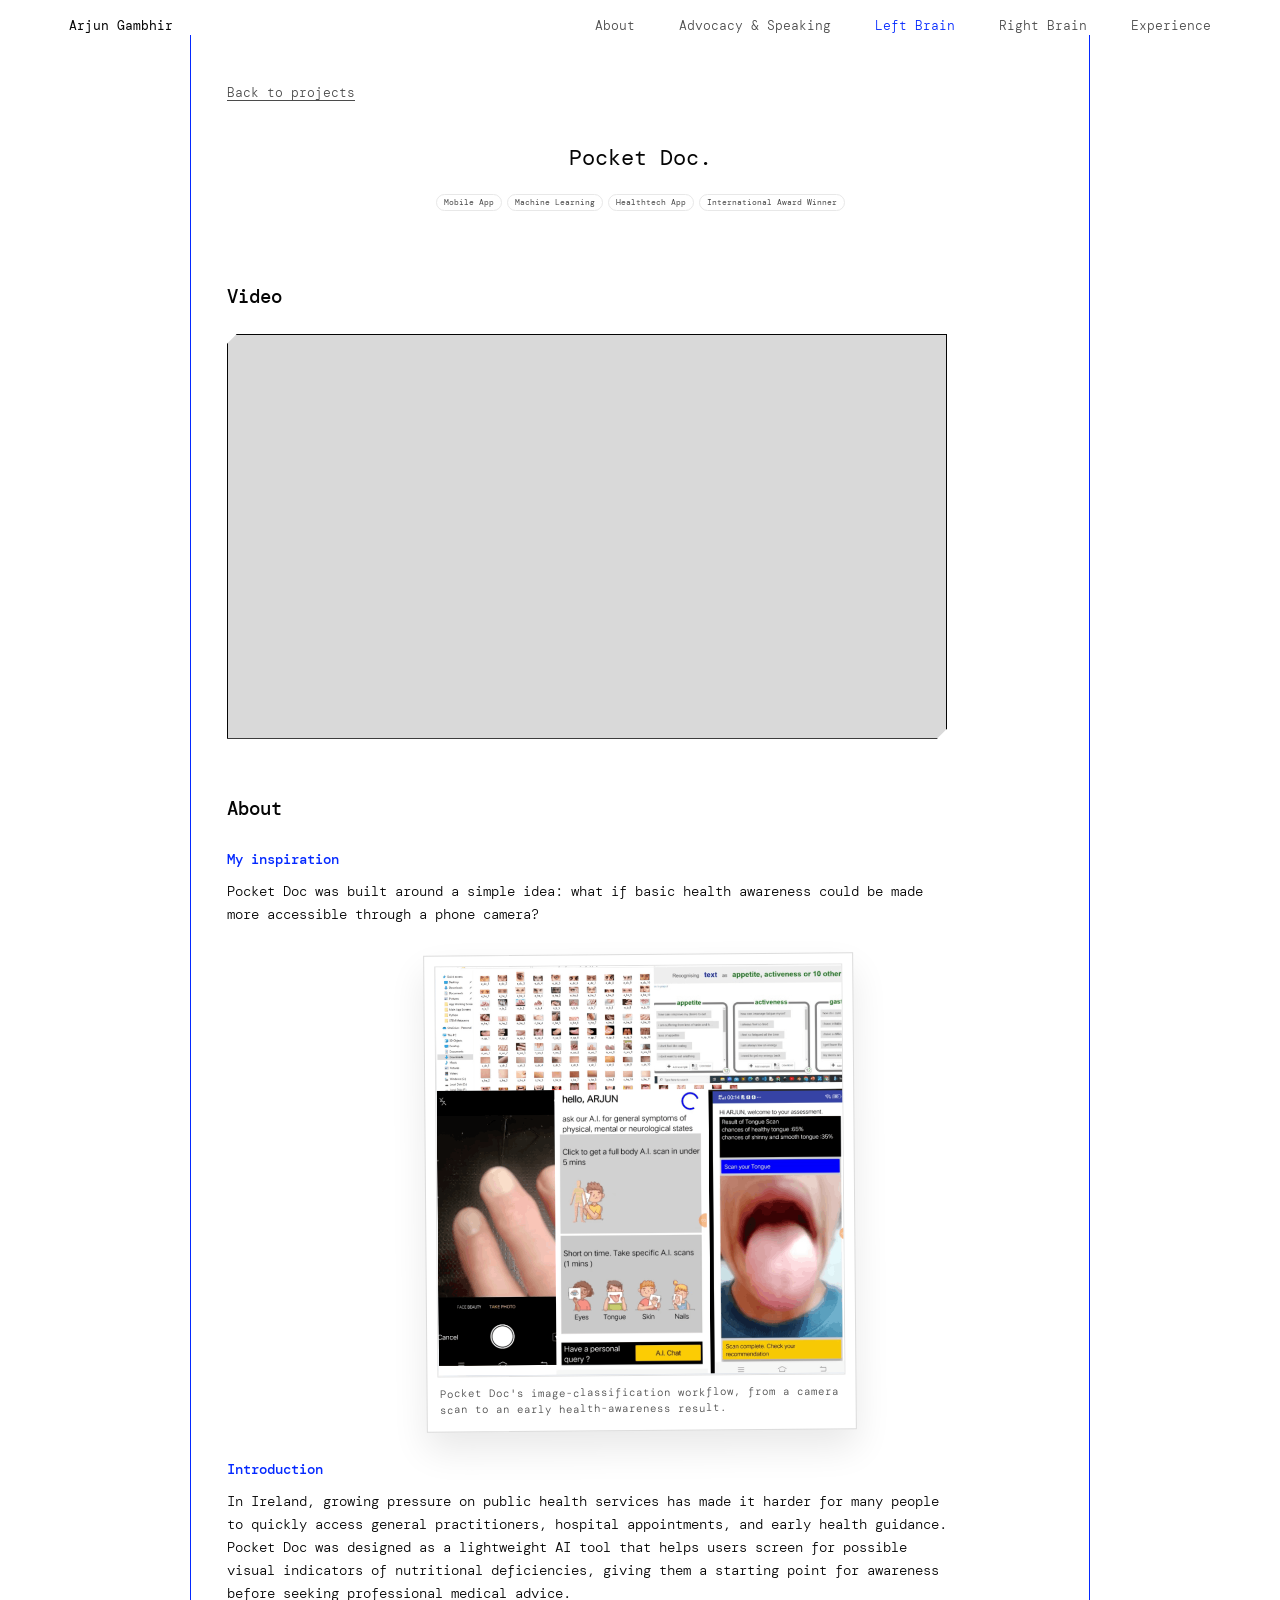
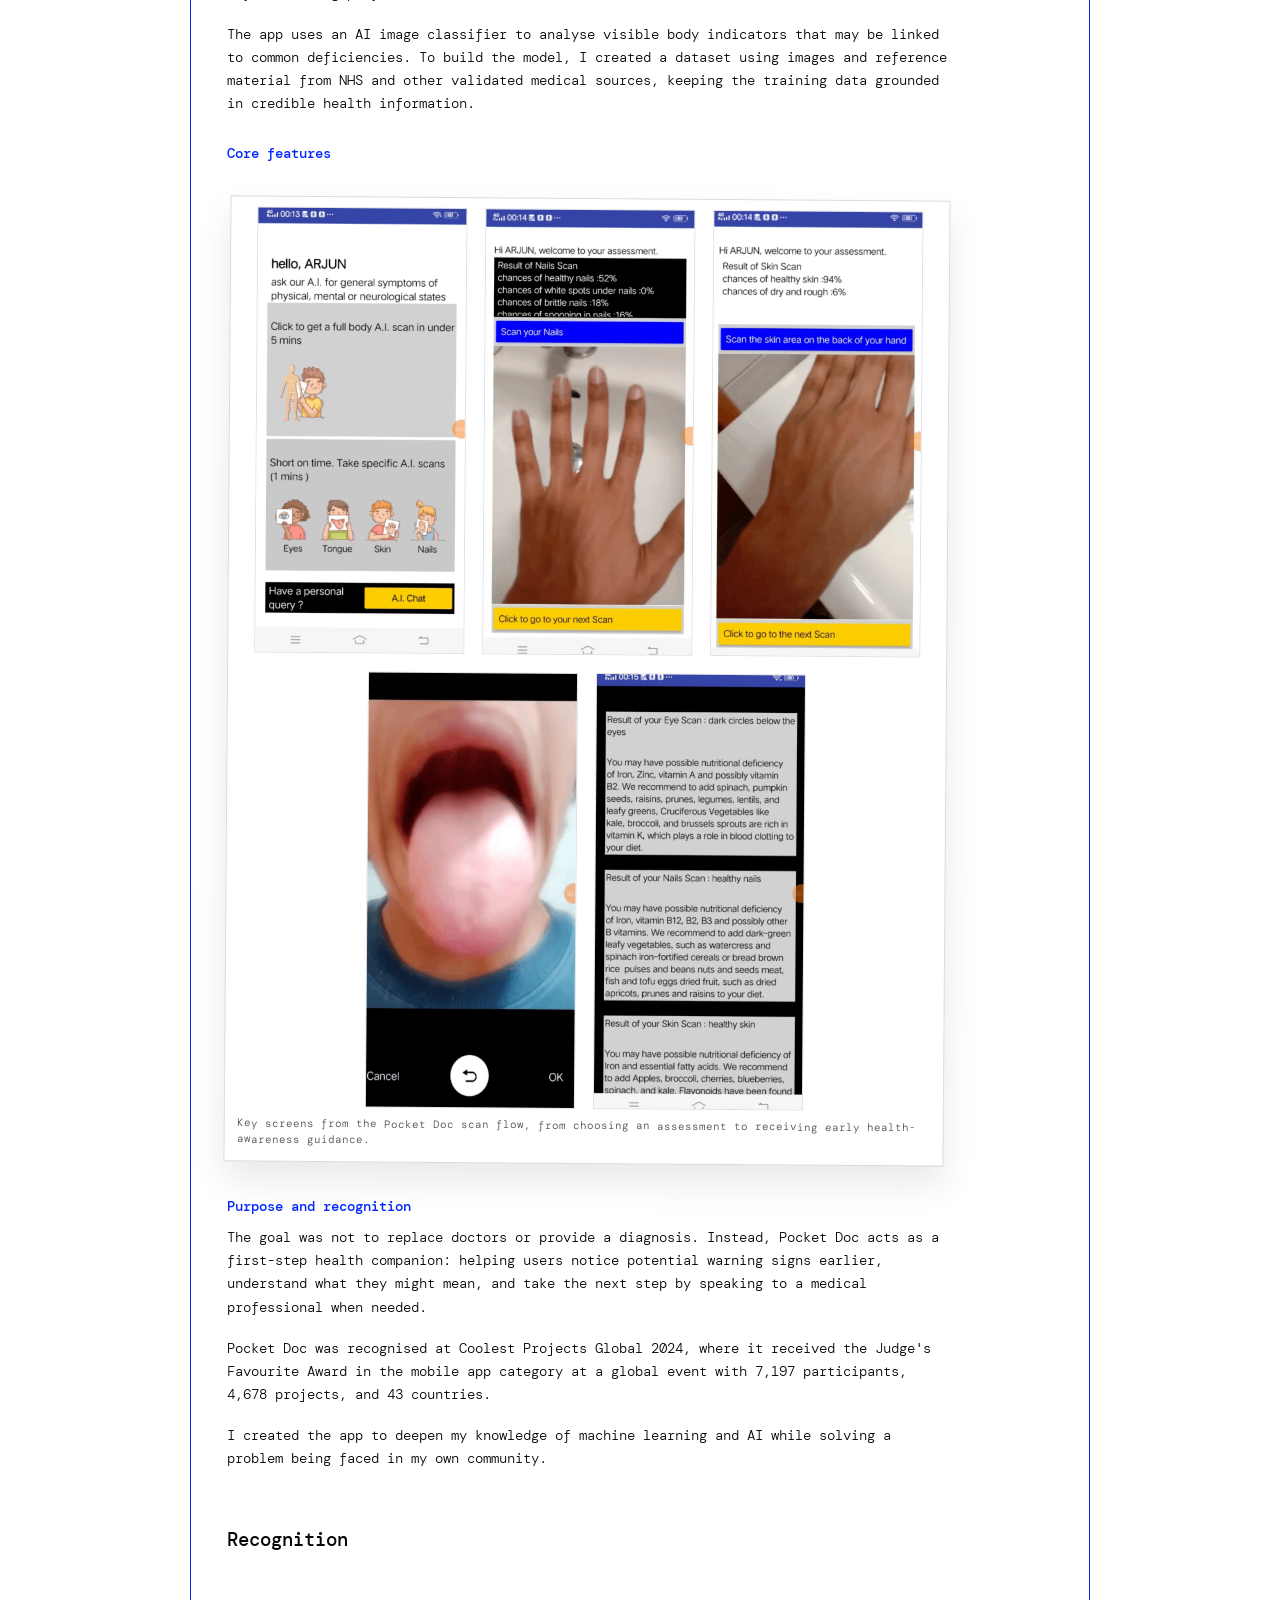
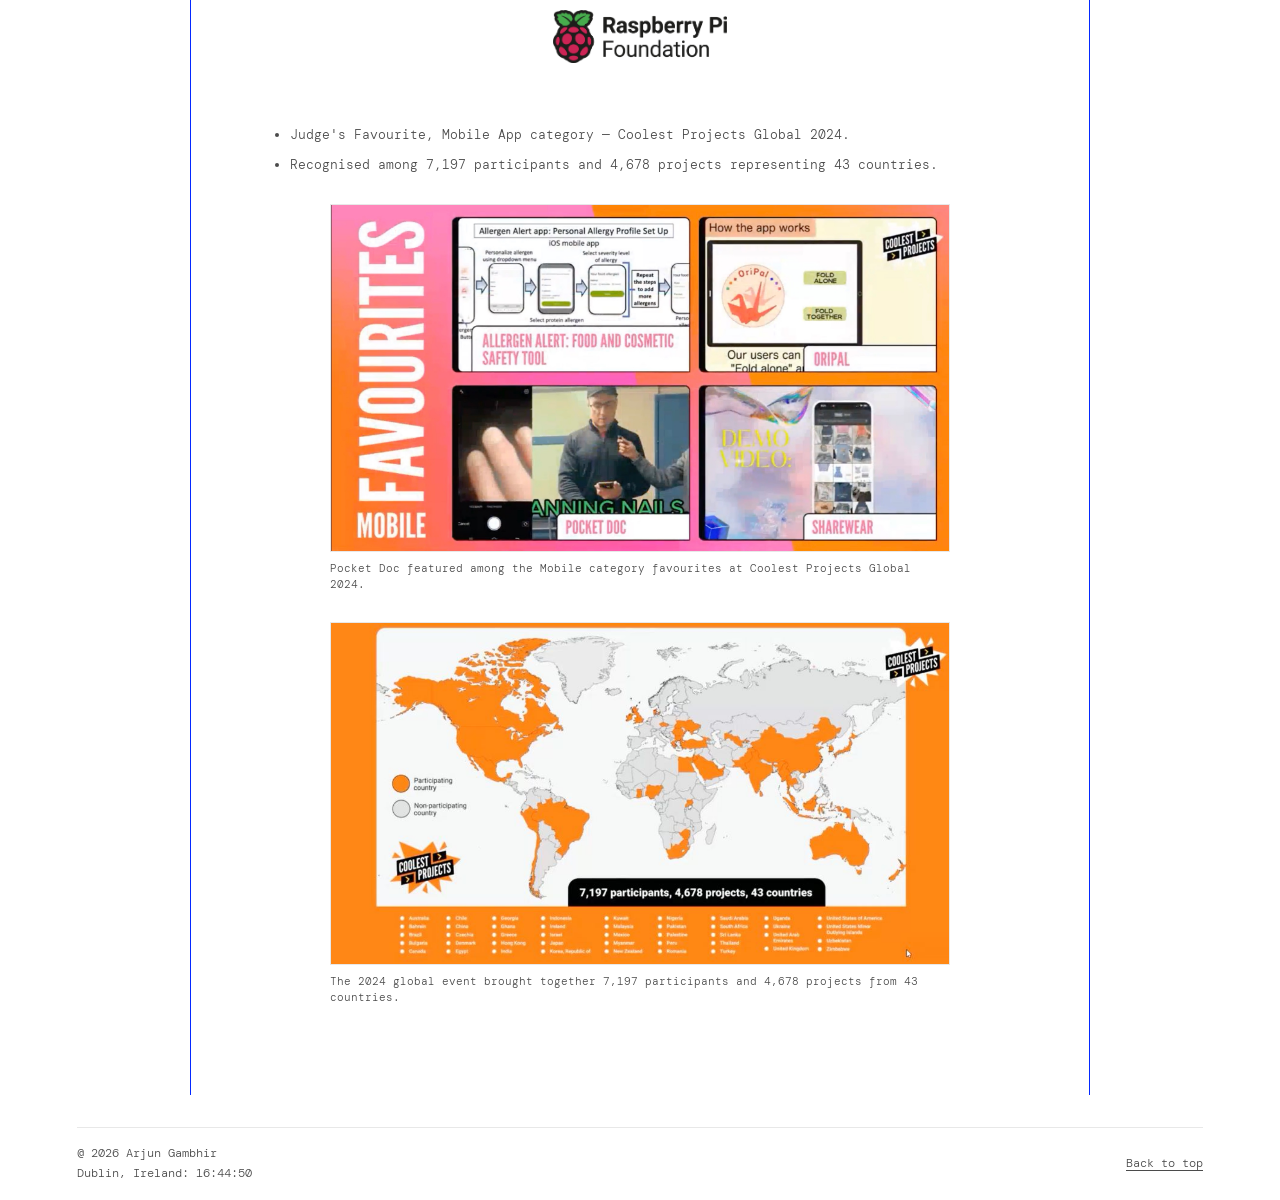
<file: project-pocket-doc.html>
<!DOCTYPE html>
<html lang="en">
  <head>
    <meta charset="UTF-8" />
    <meta name="viewport" content="width=device-width, initial-scale=1.0" />
    <title>Pocket Doc. | Arjun Gambhir</title>
    <link rel="preconnect" href="https://fonts.googleapis.com" />
    <link rel="preconnect" href="https://fonts.gstatic.com" crossorigin />
    <link href="https://fonts.googleapis.com/css2?family=DM+Mono:wght@300;400;500&display=swap" rel="stylesheet" />
    <link rel="stylesheet" href="styles.css?v=final-simple-motion-gallery-1" />
  </head>
  <body class="project-detail-page">
    <main class="page-shell">
      <header class="site-header" aria-label="Primary navigation">
        <a class="brand" href="index.html">Arjun Gambhir</a>
        <nav class="nav-links">
          <a class="nav-about" href="index.html#about">About</a>
          <a class="nav-advocacy" href="advocacy-speaking.html">Advocacy &amp; Speaking</a>
          <a class="nav-left" href="left-brain.html">Left Brain</a>
          <a class="nav-right" href="right-brain.html">Right Brain</a>
          <a class="nav-experience" href="experience.html">Experience</a>
        </nav>
      </header>

      <article class="project-detail pocket-project">
        <a class="detail-back" href="left-brain.html">Back to projects</a>
        <h1>Pocket Doc.</h1>
        <div class="project-icons detail-tags" aria-label="Project details">
          <span>Mobile App</span>
          <span>Machine Learning</span>
          <span>Healthtech App</span>
          <span>International Award Winner</span>
        </div>

        <section class="detail-video-section">
          <h2>Video</h2>
          <div class="detail-video">
            <iframe
              src="https://www.youtube.com/embed/nd3RxD9jeaQ?playsinline=1&amp;controls=1&amp;rel=0"
              title="Pocket Doc project video"
              allow="accelerometer; autoplay; clipboard-write; encrypted-media; gyroscope; picture-in-picture; web-share"
              allowfullscreen
              loading="lazy"
              referrerpolicy="strict-origin-when-cross-origin"
            ></iframe>
          </div>
        </section>

        <section class="detail-about">
          <h2>About</h2>
          <h3>My inspiration</h3>
          <p>
            Pocket Doc was built around a simple idea: what if basic health
            awareness could be made more accessible through a phone camera?
          </p>

          <figure class="detail-figure article-figure pocket-overview-figure">
            <img src="assets/pocket-doc/overview.png" alt="Pocket Doc dataset, mobile interface, camera scan, and tongue assessment result" />
            <figcaption>Pocket Doc's image-classification workflow, from a camera scan to an early health-awareness result.</figcaption>
          </figure>

          <h3>Introduction</h3>
          <p>
            In Ireland, growing pressure on public health services has made it
            harder for many people to quickly access general practitioners,
            hospital appointments, and early health guidance. Pocket Doc was
            designed as a lightweight AI tool that helps users screen for possible
            visual indicators of nutritional deficiencies, giving them a starting
            point for awareness before seeking professional medical advice.
          </p>
          <p>
            The app uses an AI image classifier to analyse visible body indicators
            that may be linked to common deficiencies. To build the model, I created
            a dataset using images and reference material from NHS and other
            validated medical sources, keeping the training data grounded in
            credible health information.
          </p>

          <h3>Core features</h3>
          <figure class="pocket-screens-figure">
            <div class="pocket-screen-grid" aria-label="Pocket Doc application screens">
              <img src="assets/pocket-doc/app-home.png" alt="Pocket Doc home screen offering full-body and targeted scans" loading="lazy" />
              <img src="assets/pocket-doc/app-nails.png" alt="Pocket Doc nail scan and assessment screen" loading="lazy" />
              <img src="assets/pocket-doc/app-skin.png" alt="Pocket Doc skin scan and assessment screen" loading="lazy" />
              <img src="assets/pocket-doc/app-tongue.png" alt="Pocket Doc tongue image capture screen" loading="lazy" />
              <img src="assets/pocket-doc/app-results.png" alt="Pocket Doc results screen with possible nutritional deficiency guidance" loading="lazy" />
            </div>
            <figcaption>Key screens from the Pocket Doc scan flow, from choosing an assessment to receiving early health-awareness guidance.</figcaption>
          </figure>

          <h3>Purpose and recognition</h3>
          <p>
            The goal was not to replace doctors or provide a diagnosis. Instead,
            Pocket Doc acts as a first-step health companion: helping users notice
            potential warning signs earlier, understand what they might mean, and
            take the next step by speaking to a medical professional when needed.
          </p>
          <p>
            Pocket Doc was recognised at Coolest Projects Global 2024, where it
            received the Judge's Favourite Award in the mobile app category at a
            global event with 7,197 participants, 4,678 projects, and 43 countries.
          </p>
          <p>
            I created the app to deepen my knowledge of machine learning and AI
            while solving a problem being faced in my own community.
          </p>
        </section>

        <section class="recognition-section">
          <h2>Recognition</h2>
          <div class="logo-wall pocket-logo-wall" aria-label="Recognition organisation">
            <span><img src="assets/pocket-doc/logo-raspberry-pi-foundation.png" alt="Raspberry Pi Foundation" loading="lazy" /></span>
          </div>
          <ul class="recognition-list">
            <li>Judge's Favourite, Mobile App category — Coolest Projects Global 2024.</li>
            <li>Recognised among 7,197 participants and 4,678 projects representing 43 countries.</li>
          </ul>
          <figure class="detail-figure pocket-recognition-figure">
            <img src="assets/pocket-doc/coolest-projects-favourites.jpg" alt="Pocket Doc shown among the Coolest Projects Global mobile category favourites" loading="lazy" />
            <figcaption>Pocket Doc featured among the Mobile category favourites at Coolest Projects Global 2024.</figcaption>
          </figure>
          <figure class="detail-figure pocket-recognition-figure">
            <img src="assets/pocket-doc/coolest-projects-global.jpg" alt="Coolest Projects Global participation map showing 7,197 participants, 4,678 projects, and 43 countries" loading="lazy" />
            <figcaption>The 2024 global event brought together 7,197 participants and 4,678 projects from 43 countries.</figcaption>
          </figure>
        </section>
      </article>

      <footer class="site-footer"><div class="footer-meta"><p>@ 2026 Arjun Gambhir</p><p id="dublin-time">Dublin, Ireland: --:--:--</p></div><a href="#">Back to top</a></footer>
    </main>
    <script src="footer-time.js"></script>
    <script src="site-header.js"></script>

  </body>
</html>
</file>
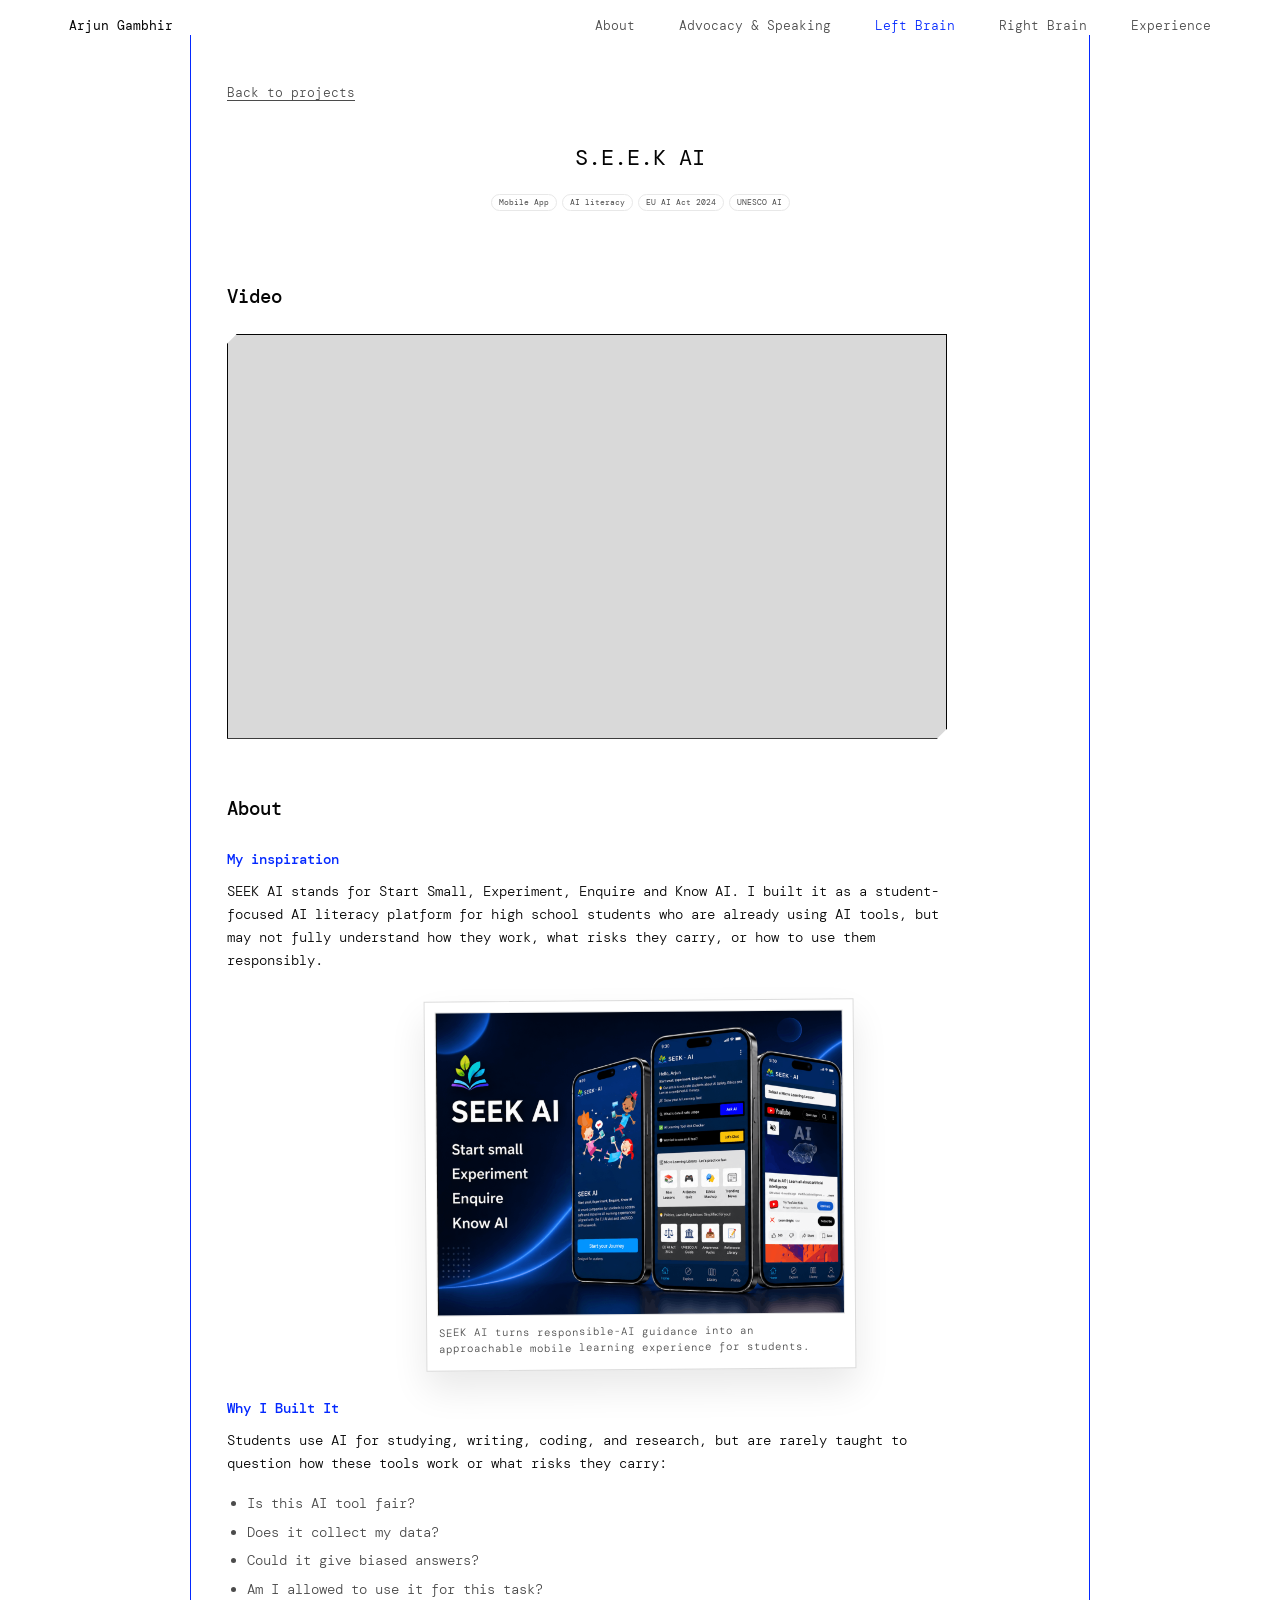
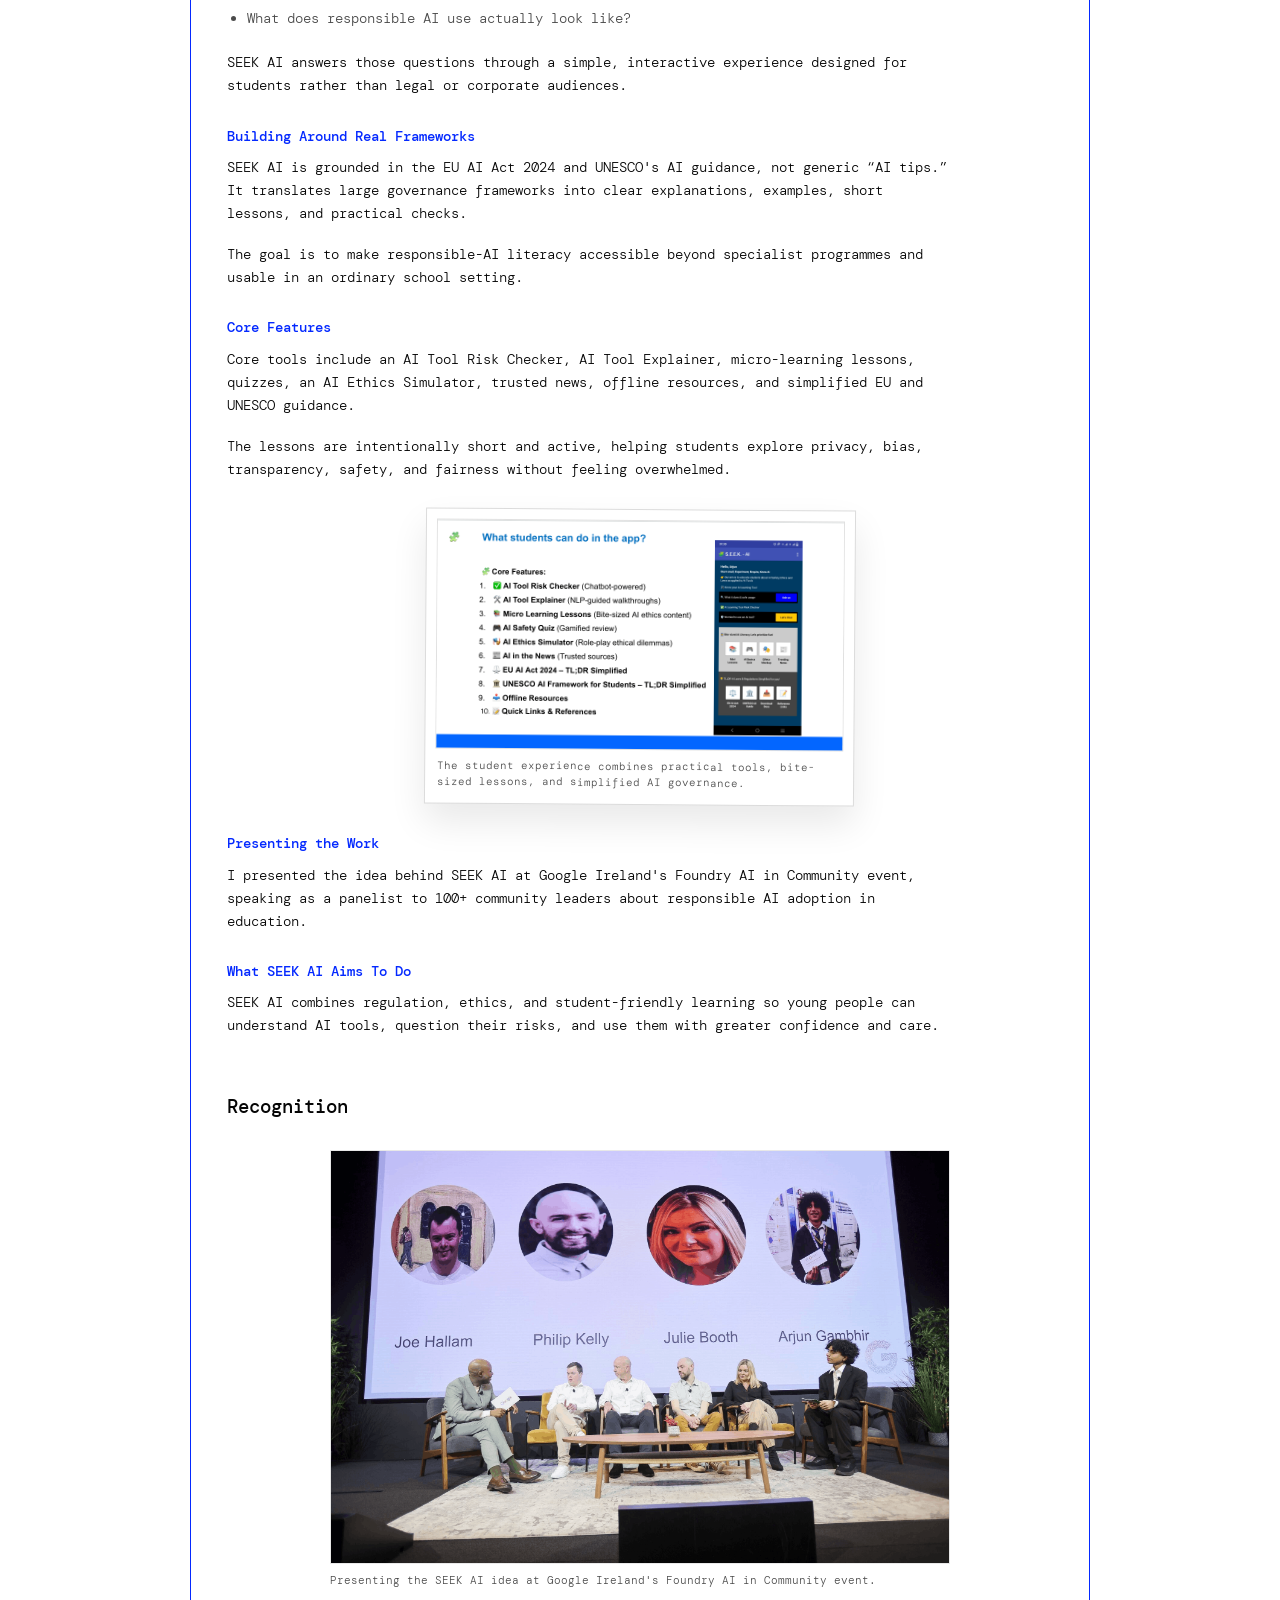
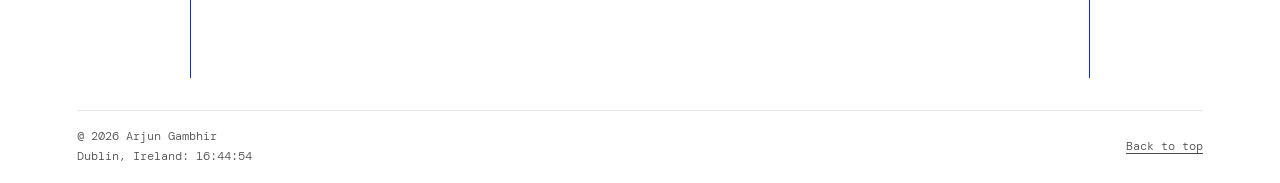
<file: project-seek-ai.html>
<!DOCTYPE html>
<html lang="en">
  <head><meta charset="UTF-8" /><meta name="viewport" content="width=device-width, initial-scale=1.0" /><title>S.E.E.K AI | Arjun Gambhir</title><link rel="preconnect" href="https://fonts.googleapis.com" /><link rel="preconnect" href="https://fonts.gstatic.com" crossorigin /><link href="https://fonts.googleapis.com/css2?family=DM+Mono:wght@300;400;500&display=swap" rel="stylesheet" /><link rel="stylesheet" href="styles.css?v=final-simple-motion-gallery-1" /></head>
  <body class="project-detail-page">
    <main class="page-shell">
      <header class="site-header" aria-label="Primary navigation"><a class="brand" href="index.html">Arjun Gambhir</a><nav class="nav-links"><a class="nav-about" href="index.html#about">About</a>
          <a class="nav-advocacy" href="advocacy-speaking.html">Advocacy &amp; Speaking</a>
          <a class="nav-left" href="left-brain.html">Left Brain</a>
          <a class="nav-right" href="right-brain.html">Right Brain</a>
          <a class="nav-experience" href="experience.html">Experience</a></nav></header>
      <article class="project-detail seek-project">
        <a class="detail-back" href="left-brain.html">Back to projects</a>
        <h1>S.E.E.K AI</h1>
        <div class="project-icons detail-tags" aria-label="Project details">
          <span>Mobile App</span>
          <span>AI literacy</span>
          <span>EU AI Act 2024</span>
          <span>UNESCO AI</span>
        </div>

        <section class="detail-video-section">
          <h2>Video</h2>
          <div class="detail-video">
            <iframe
              src="https://www.youtube.com/embed/FzpnruWgqyA?playsinline=1&controls=1&rel=0"
              title="S.E.E.K AI project video"
              allow="accelerometer; autoplay; clipboard-write; encrypted-media; gyroscope; picture-in-picture; web-share"
              allowfullscreen
              loading="lazy"
              referrerpolicy="strict-origin-when-cross-origin"
            ></iframe>
          </div>
        </section>

        <section class="detail-about">
          <h2>About</h2>
          <h3>My inspiration</h3>
          <p>
            SEEK AI stands for Start Small, Experiment, Enquire and Know AI. I built
            it as a student-focused AI literacy platform for high school students
            who are already using AI tools, but may not fully understand how they
            work, what risks they carry, or how to use them responsibly.
          </p>

          <figure class="detail-figure article-figure seek-overview-figure">
            <img src="assets/seek-ai/overview.png" alt="SEEK AI identity and three mobile application screens showing lessons, risk checks, and learning resources" />
            <figcaption>SEEK AI turns responsible-AI guidance into an approachable mobile learning experience for students.</figcaption>
          </figure>

          <h3>Why I Built It</h3>
          <p>
            Students use AI for studying, writing, coding, and research, but are
            rarely taught to question how these tools work or what risks they carry:
          </p>
          <ul class="detail-question-list">
            <li>Is this AI tool fair?</li>
            <li>Does it collect my data?</li>
            <li>Could it give biased answers?</li>
            <li>Am I allowed to use it for this task?</li>
            <li>What does responsible AI use actually look like?</li>
          </ul>
          <p>
            SEEK AI answers those questions through a simple, interactive experience
            designed for students rather than legal or corporate audiences.
          </p>

          <h3>Building Around Real Frameworks</h3>
          <p>
            SEEK AI is grounded in the EU AI Act 2024 and UNESCO's AI guidance, not
            generic “AI tips.” It translates large governance frameworks into clear
            explanations, examples, short lessons, and practical checks.
          </p>
          <p>
            The goal is to make responsible-AI literacy accessible beyond specialist
            programmes and usable in an ordinary school setting.
          </p>

          <h3>Core Features</h3>
          <p>
            Core tools include an AI Tool Risk Checker, AI Tool Explainer,
            micro-learning lessons, quizzes, an AI Ethics Simulator, trusted news,
            offline resources, and simplified EU and UNESCO guidance.
          </p>
          <p>
            The lessons are intentionally short and active, helping students explore
            privacy, bias, transparency, safety, and fairness without feeling
            overwhelmed.
          </p>

          <figure class="detail-figure article-figure seek-feature-figure">
            <img src="assets/seek-ai/core-features.png" alt="SEEK AI core features including its risk checker, explainer, lessons, quizzes, ethics simulator, EU AI Act, and UNESCO guidance" loading="lazy" />
            <figcaption>The student experience combines practical tools, bite-sized lessons, and simplified AI governance.</figcaption>
          </figure>

          <h3>Presenting the Work</h3>
          <p>
            I presented the idea behind SEEK AI at Google Ireland's Foundry AI in
            Community event, speaking as a panelist to 100+ community leaders about
            responsible AI adoption in education.
          </p>

          <h3>What SEEK AI Aims To Do</h3>
          <p>
            SEEK AI combines regulation, ethics, and student-friendly learning so
            young people can understand AI tools, question their risks, and use them
            with greater confidence and care.
          </p>
        </section>

        <section class="recognition-section">
          <h2>Recognition</h2>
          <figure class="detail-figure seek-recognition-figure">
            <img src="assets/ireland-wind-change/gallery-google-panel-wide.png" alt="Arjun speaking on a panel at Google Ireland's AI in Community event" loading="lazy" />
            <figcaption>Presenting the SEEK AI idea at Google Ireland's Foundry AI in Community event.</figcaption>
          </figure>
        </section>
      </article>
      <footer class="site-footer"><div class="footer-meta"><p>@ 2026 Arjun Gambhir</p><p id="dublin-time">Dublin, Ireland: --:--:--</p></div><a href="#">Back to top</a></footer>
    </main>
    <script src="footer-time.js"></script>
    <script src="site-header.js"></script>

  </body>
</html>
</file>
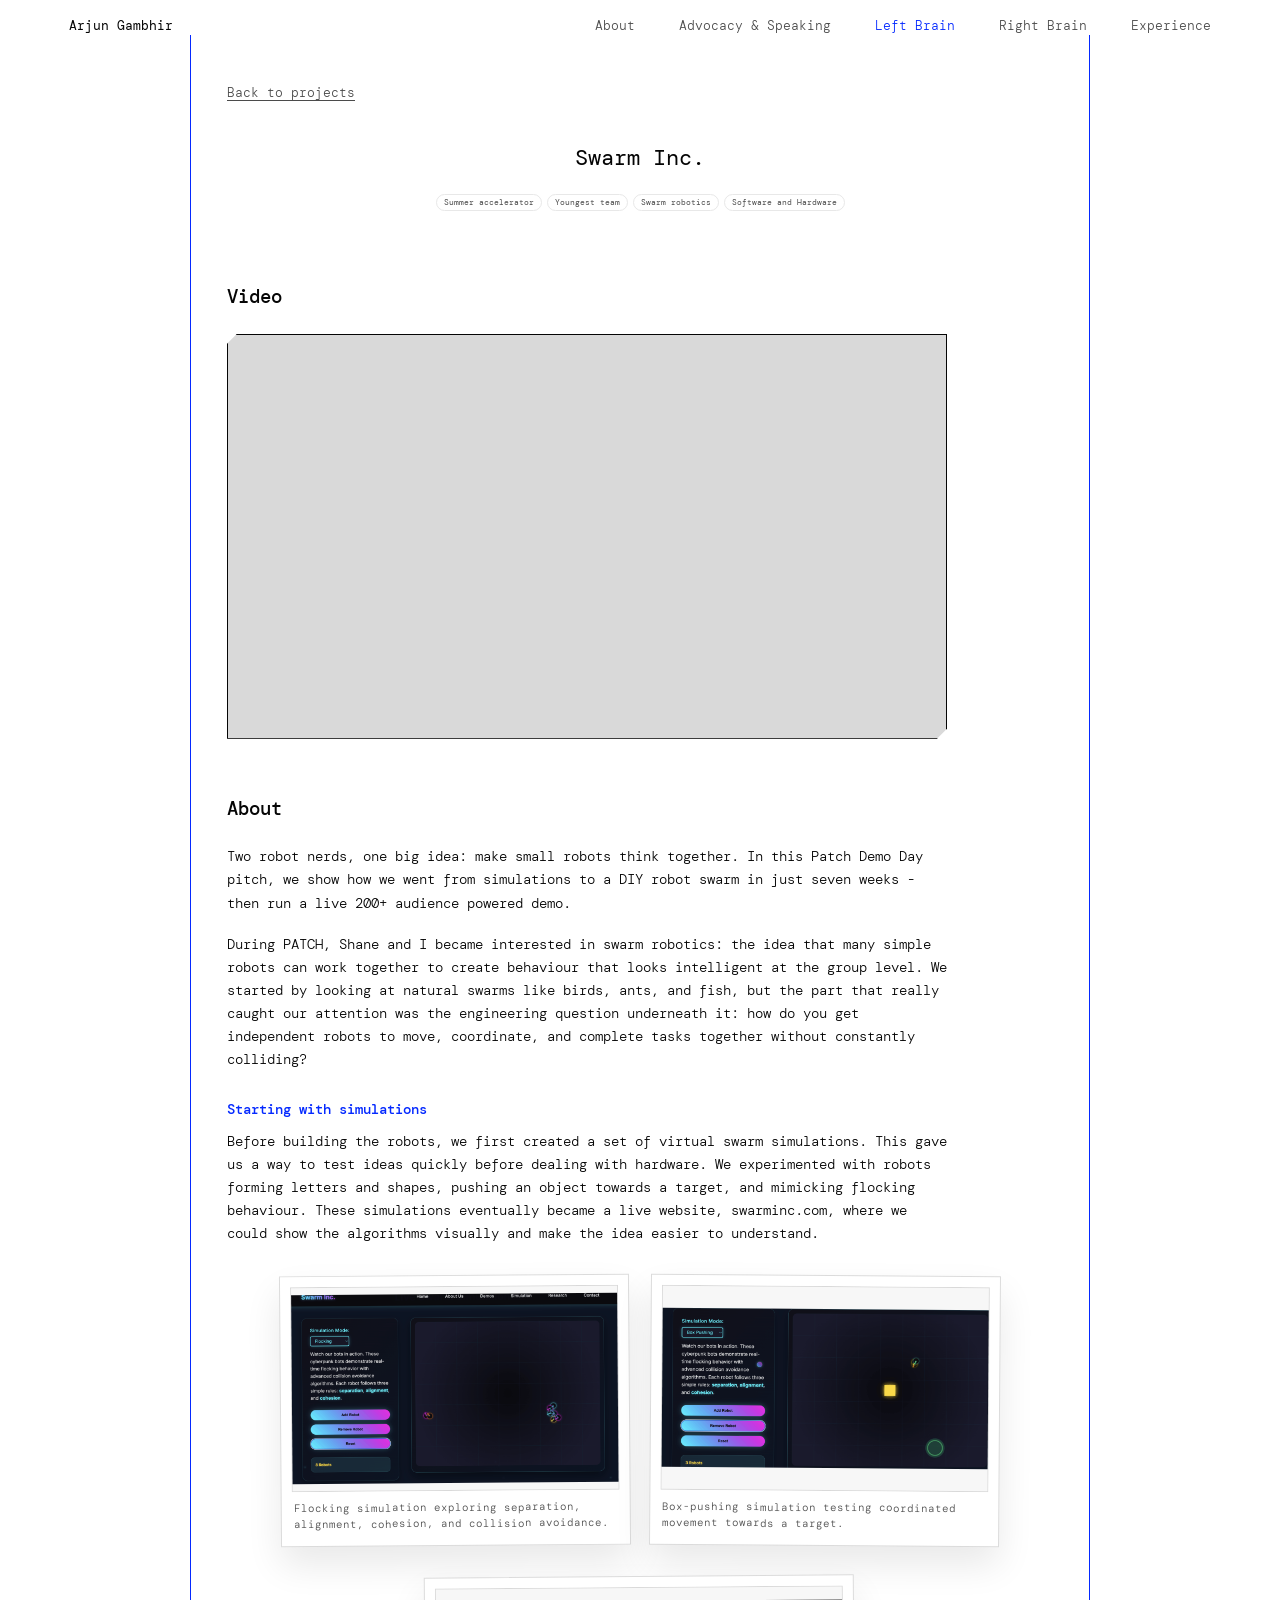
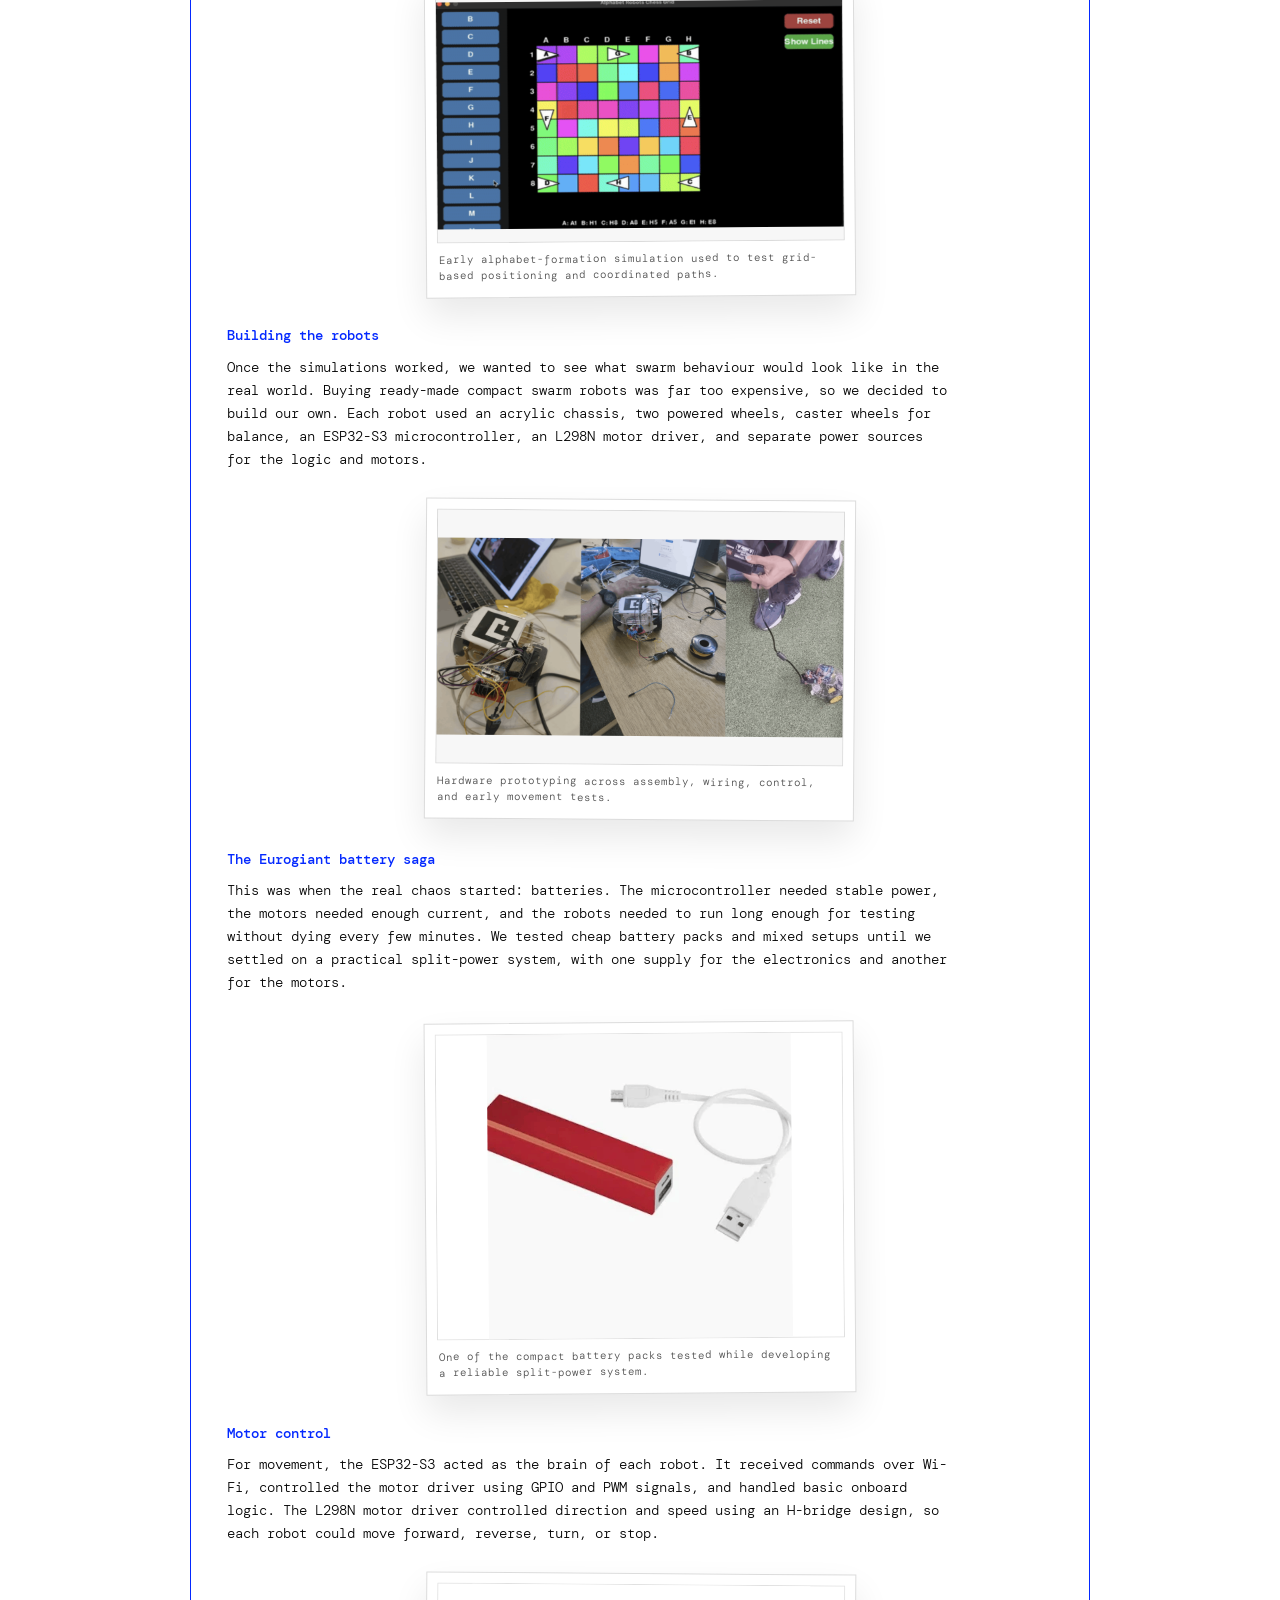
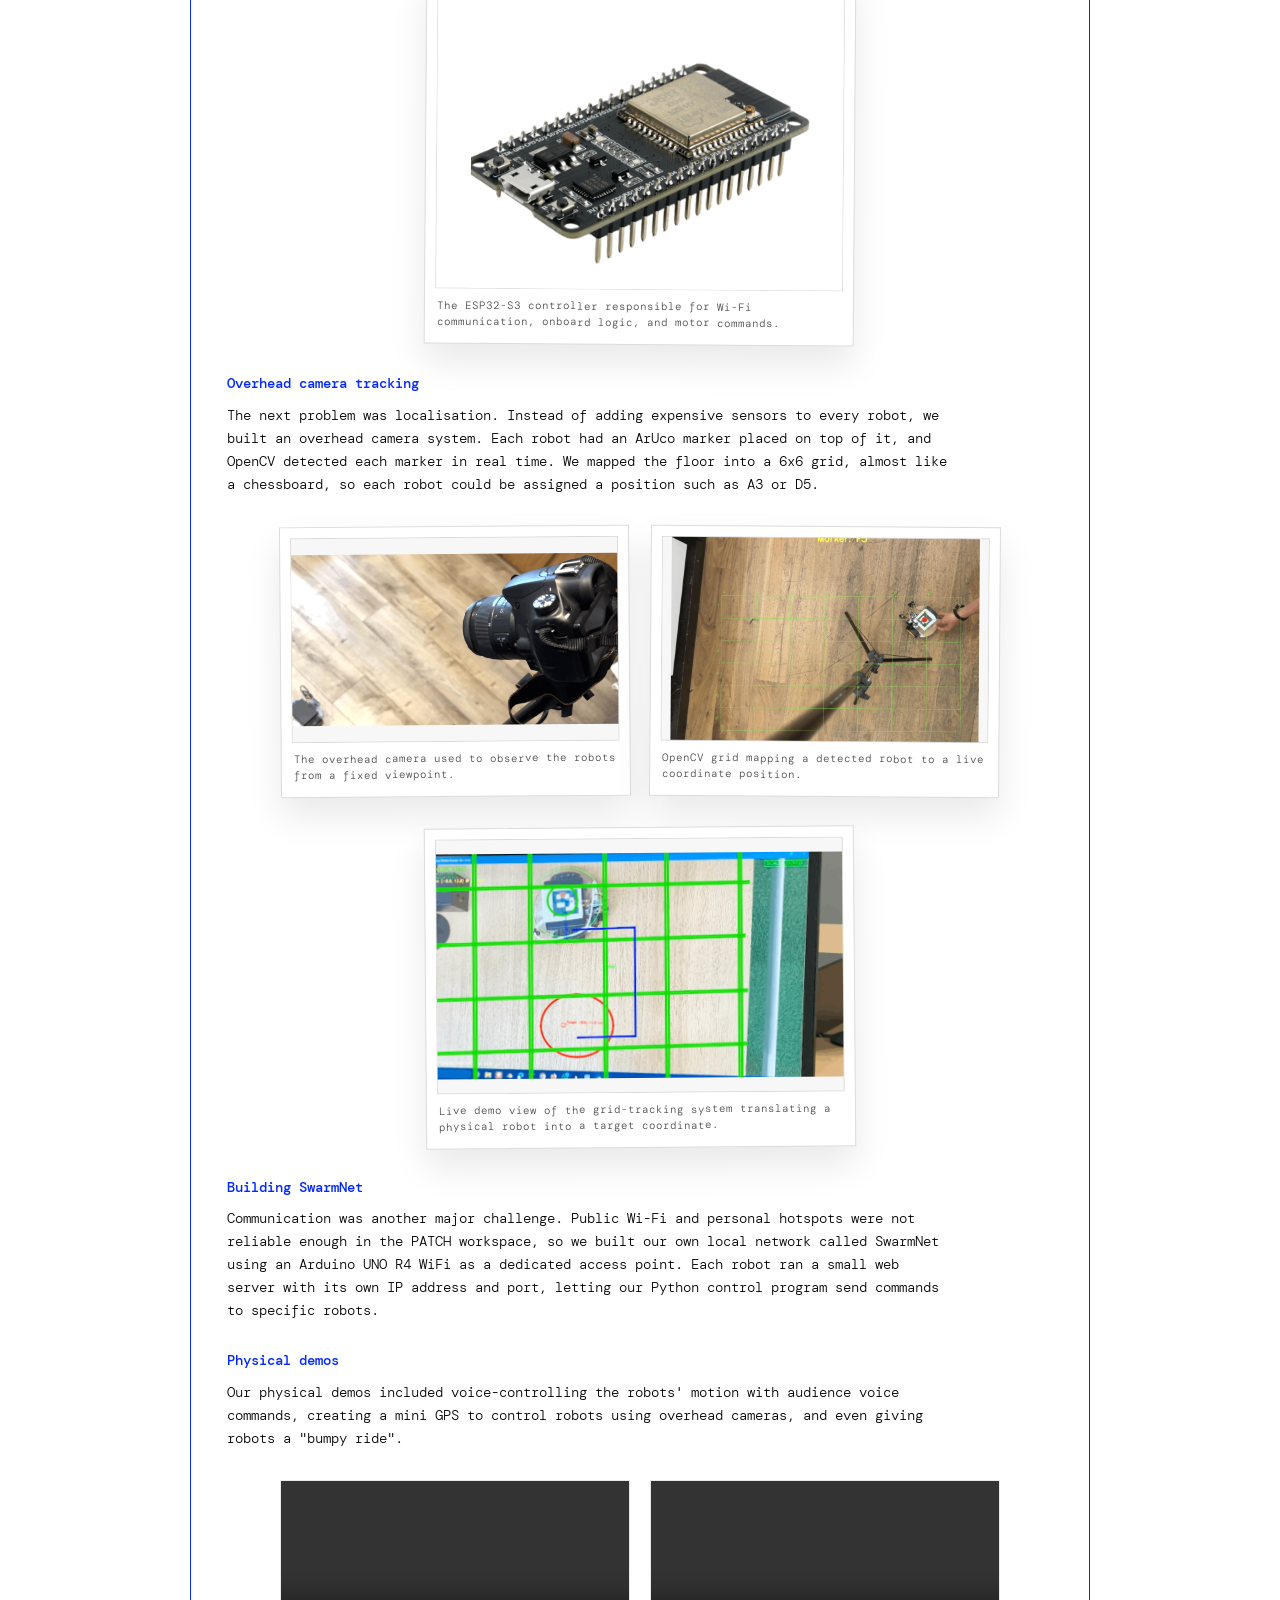
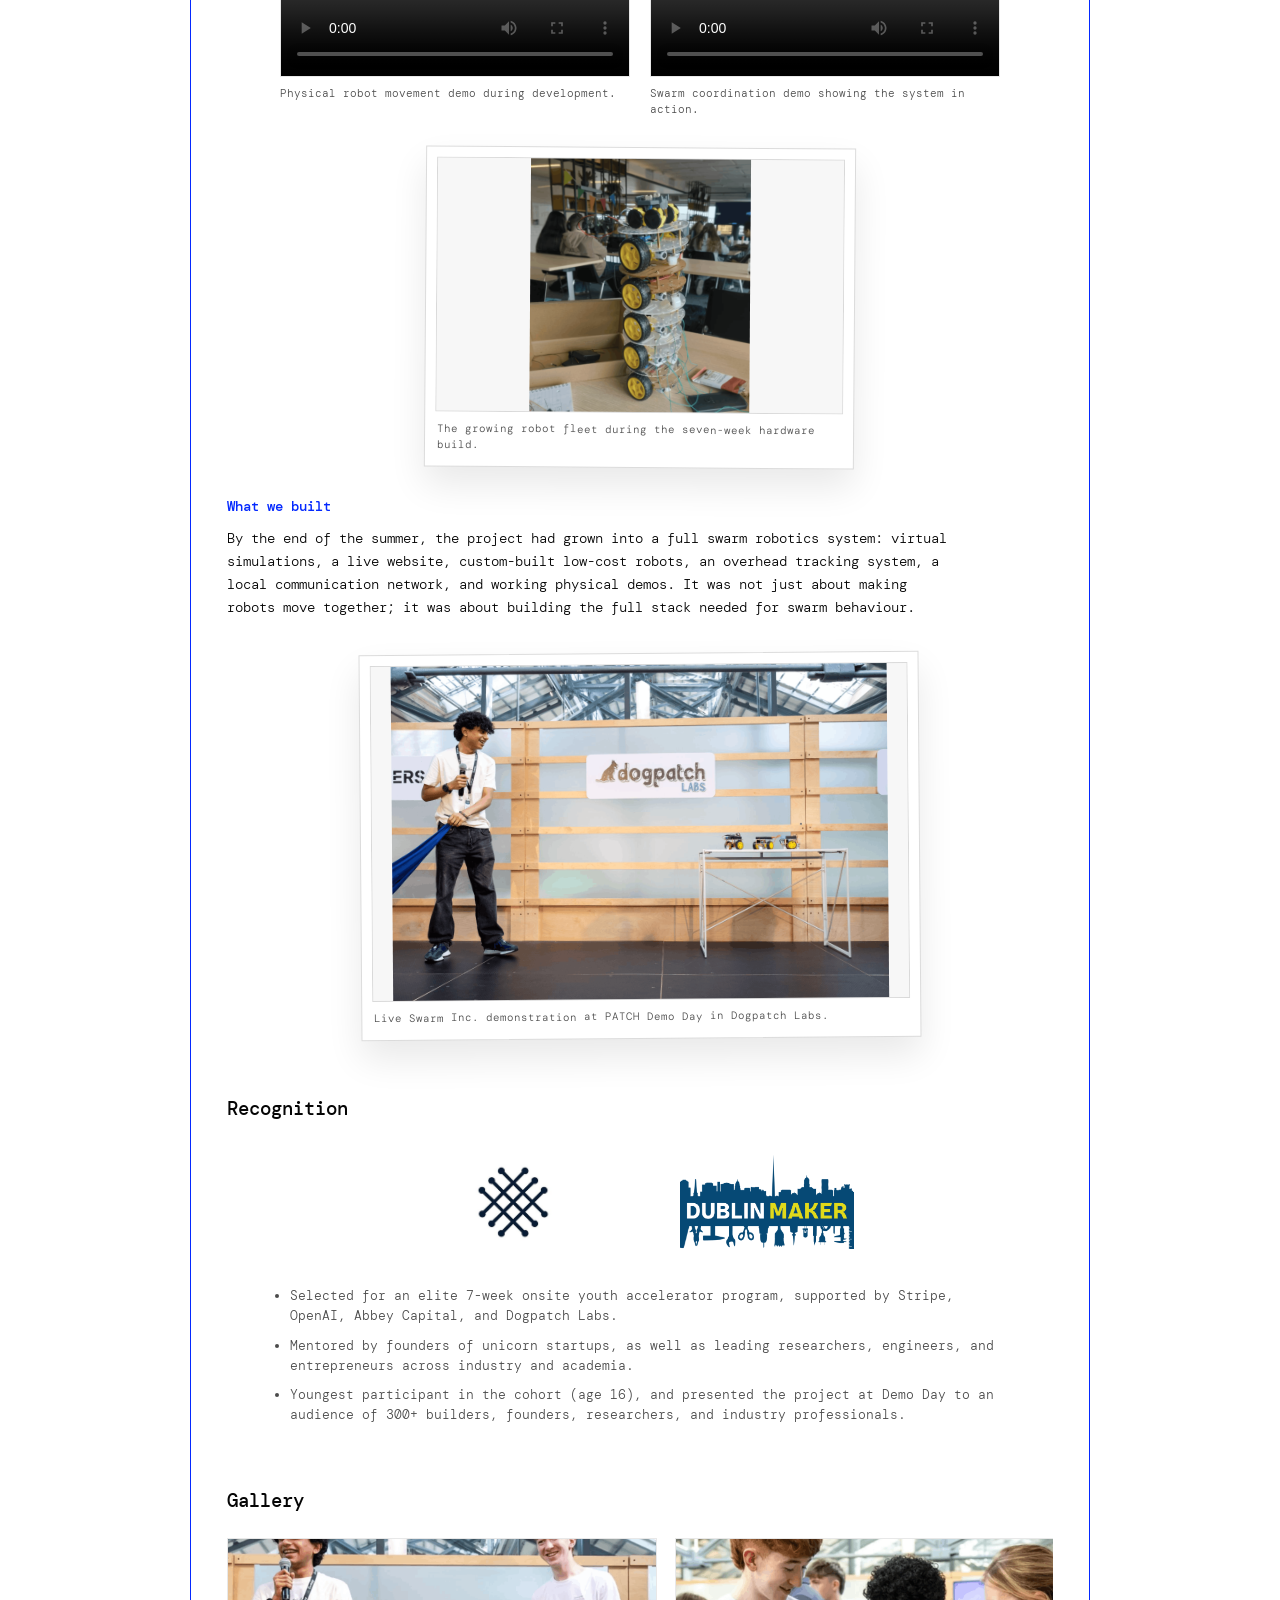
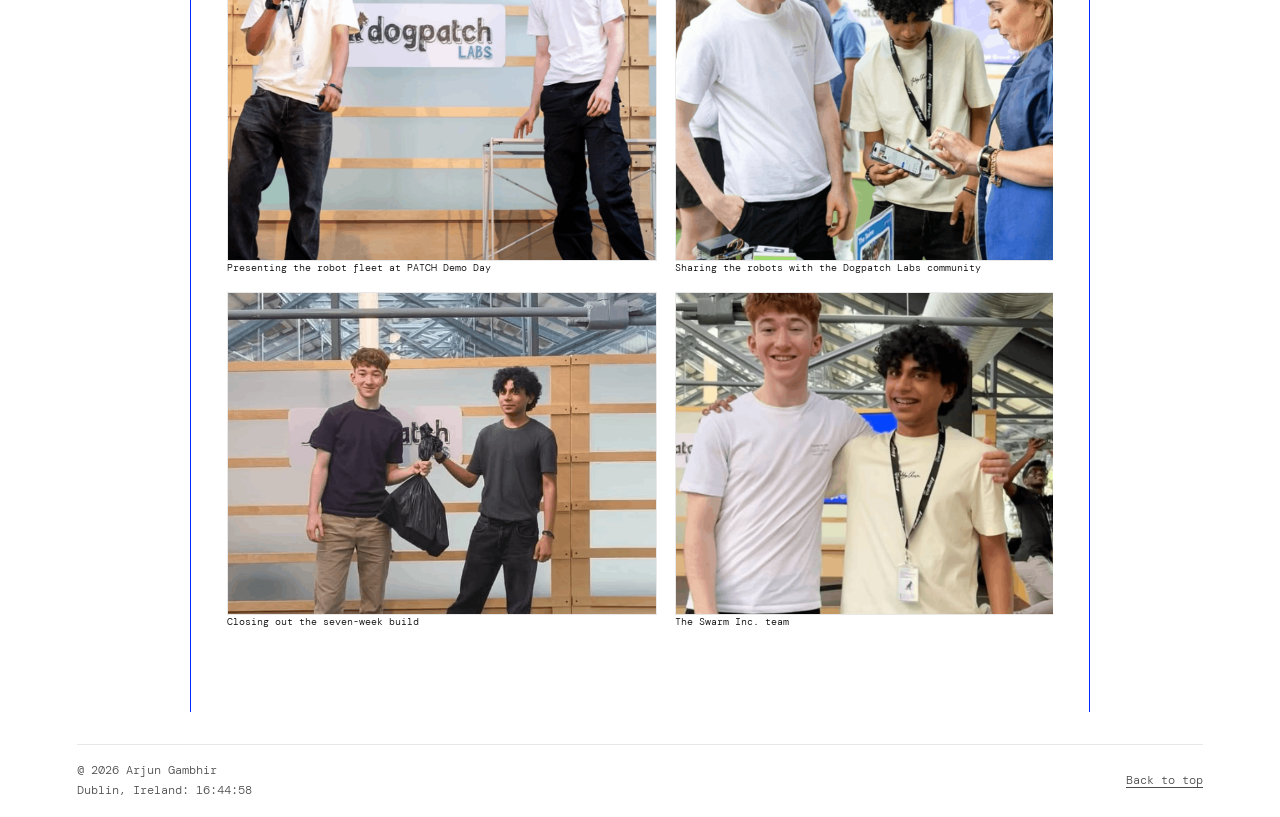
<file: project-swarm-inc.html>
<!DOCTYPE html>
<html lang="en">
  <head>
    <meta charset="UTF-8" />
    <meta name="viewport" content="width=device-width, initial-scale=1.0" />
    <title>Swarm Inc. | Arjun Gambhir</title>
    <link rel="preconnect" href="https://fonts.googleapis.com" />
    <link rel="preconnect" href="https://fonts.gstatic.com" crossorigin />
    <link href="https://fonts.googleapis.com/css2?family=DM+Mono:wght@300;400;500&display=swap" rel="stylesheet" />
    <link rel="stylesheet" href="styles.css?v=final-simple-motion-gallery-1" />
  </head>
  <body class="project-detail-page">
    <main class="page-shell">
      <header class="site-header" aria-label="Primary navigation">
        <a class="brand" href="index.html">Arjun Gambhir</a>
        <nav class="nav-links">
          <a class="nav-about" href="index.html#about">About</a>
          <a class="nav-advocacy" href="advocacy-speaking.html">Advocacy &amp; Speaking</a>
          <a class="nav-left" href="left-brain.html">Left Brain</a>
          <a class="nav-right" href="right-brain.html">Right Brain</a>
          <a class="nav-experience" href="experience.html">Experience</a>
        </nav>
      </header>

      <article class="project-detail swarm-project">
        <a class="detail-back" href="left-brain.html">Back to projects</a>
        <h1>Swarm Inc.</h1>
        <div class="project-icons detail-tags" aria-label="Project details">
          <span>Summer accelerator</span>
          <span>Youngest team</span>
          <span>Swarm robotics</span>
          <span>Software and Hardware</span>
        </div>

        <section class="detail-video-section">
          <h2>Video</h2>
          <div class="detail-video">
            <iframe
              src="https://www.youtube.com/embed/urE8nneagQs?start=1&playsinline=1&controls=1&rel=0"
              title="Swarm Inc. Demo Day video"
              allow="accelerometer; autoplay; clipboard-write; encrypted-media; gyroscope; picture-in-picture; web-share"
              allowfullscreen
              loading="lazy"
              referrerpolicy="strict-origin-when-cross-origin"
            ></iframe>
          </div>
        </section>

        <section class="detail-about">
          <h2>About</h2>
          <p>
            Two robot nerds, one big idea: make small robots think together. In
            this Patch Demo Day pitch, we show how we went from simulations to a
            DIY robot swarm in just seven weeks - then run a live 200+ audience
            powered demo.
          </p>
          <p>
            During PATCH, Shane and I became interested in swarm robotics: the idea
            that many simple robots can work together to create behaviour that
            looks intelligent at the group level. We started by looking at natural
            swarms like birds, ants, and fish, but the part that really caught our
            attention was the engineering question underneath it: how do you get
            independent robots to move, coordinate, and complete tasks together
            without constantly colliding?
          </p>

          <h3>Starting with simulations</h3>
          <p>
            Before building the robots, we first created a set of virtual swarm
            simulations. This gave us a way to test ideas quickly before dealing
            with hardware. We experimented with robots forming letters and shapes,
            pushing an object towards a target, and mimicking flocking behaviour.
            These simulations eventually became a live website, swarminc.com, where
            we could show the algorithms visually and make the idea easier to
            understand.
          </p>

          <div class="inline-figure-grid swarm-figure-grid">
            <figure class="detail-figure compact">
              <img src="assets/swarm-inc/simulation-flocking.png" alt="Swarm Inc. flocking simulation with glowing robots following separation, alignment, and cohesion rules" loading="lazy" />
              <figcaption>Flocking simulation exploring separation, alignment, cohesion, and collision avoidance.</figcaption>
            </figure>
            <figure class="detail-figure compact">
              <img src="assets/swarm-inc/simulation-box-pushing.png" alt="Swarm Inc. box-pushing simulation with robots coordinating around a target" loading="lazy" />
              <figcaption>Box-pushing simulation testing coordinated movement towards a target.</figcaption>
            </figure>
          </div>

          <figure class="detail-figure article-figure swarm-story-figure">
            <img src="assets/swarm-inc/simulation-alphabet-grid.png" alt="Alphabet robots positioned across a coloured virtual grid" loading="lazy" />
            <figcaption>Early alphabet-formation simulation used to test grid-based positioning and coordinated paths.</figcaption>
          </figure>

          <h3>Building the robots</h3>
          <p>
            Once the simulations worked, we wanted to see what swarm behaviour
            would look like in the real world. Buying ready-made compact swarm
            robots was far too expensive, so we decided to build our own. Each
            robot used an acrylic chassis, two powered wheels, caster wheels for
            balance, an ESP32-S3 microcontroller, an L298N motor driver, and
            separate power sources for the logic and motors.
          </p>

          <figure class="detail-figure article-figure swarm-story-figure">
            <img src="assets/swarm-inc/robot-prototyping.png" alt="Three views of a custom Swarm Inc. robot being assembled and tested" loading="lazy" />
            <figcaption>Hardware prototyping across assembly, wiring, control, and early movement tests.</figcaption>
          </figure>

          <h3>The Eurogiant battery saga</h3>
          <p>
            This was when the real chaos started: batteries. The microcontroller
            needed stable power, the motors needed enough current, and the robots
            needed to run long enough for testing without dying every few minutes.
            We tested cheap battery packs and mixed setups until we settled on a
            practical split-power system, with one supply for the electronics and
            another for the motors.
          </p>

          <figure class="detail-figure article-figure swarm-component-figure">
            <img src="assets/swarm-inc/battery-pack.png" alt="Red USB battery pack and charging cable used during early Swarm Inc. power testing" loading="lazy" />
            <figcaption>One of the compact battery packs tested while developing a reliable split-power system.</figcaption>
          </figure>

          <h3>Motor control</h3>
          <p>
            For movement, the ESP32-S3 acted as the brain of each robot. It
            received commands over Wi-Fi, controlled the motor driver using GPIO
            and PWM signals, and handled basic onboard logic. The L298N motor
            driver controlled direction and speed using an H-bridge design, so each
            robot could move forward, reverse, turn, or stop.
          </p>

          <figure class="detail-figure article-figure swarm-component-figure">
            <img src="assets/swarm-inc/esp32-s3.png" alt="ESP32-S3 development board used as the onboard controller for each Swarm Inc. robot" loading="lazy" />
            <figcaption>The ESP32-S3 controller responsible for Wi-Fi communication, onboard logic, and motor commands.</figcaption>
          </figure>

          <h3>Overhead camera tracking</h3>
          <p>
            The next problem was localisation. Instead of adding expensive sensors
            to every robot, we built an overhead camera system. Each robot had an
            ArUco marker placed on top of it, and OpenCV detected each marker in
            real time. We mapped the floor into a 6x6 grid, almost like a
            chessboard, so each robot could be assigned a position such as A3 or
            D5.
          </p>

          <div class="inline-figure-grid swarm-figure-grid">
            <figure class="detail-figure compact">
              <img src="assets/swarm-inc/overhead-camera.png" alt="Camera mounted above the Swarm Inc. testing area" loading="lazy" />
              <figcaption>The overhead camera used to observe the robots from a fixed viewpoint.</figcaption>
            </figure>
            <figure class="detail-figure compact">
              <img src="assets/swarm-inc/camera-grid-tracking.png" alt="Overhead camera view with a green coordinate grid tracking a robot" loading="lazy" />
              <figcaption>OpenCV grid mapping a detected robot to a live coordinate position.</figcaption>
            </figure>
          </div>

          <figure class="detail-figure article-figure swarm-story-figure">
            <img src="assets/swarm-inc/camera-green-grid-demo.png" alt="Live green-grid camera tracking demo showing robot coordinates on a tabletop test surface" loading="lazy" />
            <figcaption>Live demo view of the grid-tracking system translating a physical robot into a target coordinate.</figcaption>
          </figure>

          <h3>Building SwarmNet</h3>
          <p>
            Communication was another major challenge. Public Wi-Fi and personal
            hotspots were not reliable enough in the PATCH workspace, so we built
            our own local network called SwarmNet using an Arduino UNO R4 WiFi as a
            dedicated access point. Each robot ran a small web server with its own
            IP address and port, letting our Python control program send commands
            to specific robots.
          </p>

          <h3>Physical demos</h3>
          <p>
            Our physical demos included voice-controlling the robots' motion with
            audience voice commands, creating a mini GPS to control robots using
            overhead cameras, and even giving robots a "bumpy ride".
          </p>

          <div class="inline-figure-grid swarm-video-grid">
            <figure class="detail-media compact">
              <video controls preload="metadata" playsinline>
                <source src="assets/swarm-inc/robot-demo.mp4" type="video/mp4" />
                Your browser does not support embedded MP4 video.
              </video>
              <figcaption>Physical robot movement demo during development.</figcaption>
            </figure>
            <figure class="detail-media compact">
              <video controls preload="metadata" playsinline>
                <source src="assets/swarm-inc/swarm-demo.mp4" type="video/mp4" />
                Your browser does not support embedded MP4 video.
              </video>
              <figcaption>Swarm coordination demo showing the system in action.</figcaption>
            </figure>
          </div>

          <figure class="detail-figure article-figure swarm-story-figure swarm-portrait-figure">
            <img src="assets/swarm-inc/robot-stack.png" alt="A vertical stack of five custom Swarm Inc. robots during development" loading="lazy" />
            <figcaption>The growing robot fleet during the seven-week hardware build.</figcaption>
          </figure>

          <h3>What we built</h3>
          <p>
            By the end of the summer, the project had grown into a full swarm
            robotics system: virtual simulations, a live website, custom-built
            low-cost robots, an overhead tracking system, a local communication
            network, and working physical demos. It was not just about making
            robots move together; it was about building the full stack needed for
            swarm behaviour.
          </p>

          <figure class="detail-figure article-figure swarm-story-figure final-figure">
            <img src="assets/swarm-inc/patch-demo-day.png" alt="Arjun presenting three Swarm Inc. robots on stage at PATCH Demo Day" loading="lazy" />
            <figcaption>Live Swarm Inc. demonstration at PATCH Demo Day in Dogpatch Labs.</figcaption>
          </figure>
        </section>

        <section class="recognition-section">
          <h2>Recognition</h2>
          <div class="logo-wall swarm-logo-wall" aria-label="Recognition organisations">
            <span><img src="assets/traffic-signal/logo-patch.png" alt="PATCH" /></span>
            <span><img src="assets/traffic-signal/logo-dublin-maker.png" alt="Dublin Maker" /></span>
          </div>
          <ul class="recognition-list">
            <li>Selected for an elite 7-week onsite youth accelerator program, supported by Stripe, OpenAI, Abbey Capital, and Dogpatch Labs.</li>
            <li>Mentored by founders of unicorn startups, as well as leading researchers, engineers, and entrepreneurs across industry and academia.</li>
            <li>Youngest participant in the cohort (age 16), and presented the project at Demo Day to an audience of 300+ builders, founders, researchers, and industry professionals.</li>
          </ul>
        </section>

        <section class="gallery-section">
          <h2>Gallery</h2>
          <div class="gallery-slider">
            <div class="detail-gallery swarm-gallery scrolling-gallery">
              <figure>
                <img src="assets/swarm-inc/gallery-demo-day-team.png" alt="Arjun and Shane presenting their robots together at PATCH Demo Day" loading="lazy" />
                <figcaption>Presenting the robot fleet at PATCH Demo Day</figcaption>
              </figure>
              <figure>
                <img src="assets/swarm-inc/gallery-community-demo.png" alt="Arjun and Shane demonstrating the Swarm Inc. robots to a visitor" loading="lazy" />
                <figcaption>Sharing the robots with the Dogpatch Labs community</figcaption>
              </figure>
              <figure>
                <img src="assets/swarm-inc/gallery-polaroids.png" alt="Polaroid portraits of Shane and Arjun from the accelerator" loading="lazy" />
                <figcaption>PATCH accelerator memories</figcaption>
              </figure>
              <figure>
                <img src="assets/swarm-inc/gallery-team-finale.png" alt="Shane and Arjun marking the end of the Swarm Inc. accelerator build" loading="lazy" />
                <figcaption>Closing out the seven-week build</figcaption>
              </figure>
              <figure>
                <img src="assets/swarm-inc/gallery-founders.png" alt="Shane and Arjun together at Dogpatch Labs" loading="lazy" />
                <figcaption>The Swarm Inc. team</figcaption>
              </figure>
              <figure aria-hidden="true">
                <img src="assets/swarm-inc/gallery-demo-day-team.png" alt="" loading="lazy" />
                <figcaption>Presenting the robot fleet at PATCH Demo Day</figcaption>
              </figure>
              <figure aria-hidden="true">
                <img src="assets/swarm-inc/gallery-community-demo.png" alt="" loading="lazy" />
                <figcaption>Sharing the robots with the Dogpatch Labs community</figcaption>
              </figure>
              <figure aria-hidden="true">
                <img src="assets/swarm-inc/gallery-polaroids.png" alt="" loading="lazy" />
                <figcaption>PATCH accelerator memories</figcaption>
              </figure>
              <figure aria-hidden="true">
                <img src="assets/swarm-inc/gallery-team-finale.png" alt="" loading="lazy" />
                <figcaption>Closing out the seven-week build</figcaption>
              </figure>
              <figure aria-hidden="true">
                <img src="assets/swarm-inc/gallery-founders.png" alt="" loading="lazy" />
                <figcaption>The Swarm Inc. team</figcaption>
              </figure>
            </div>
          </div>
          <div class="gallery-slider gallery-slider-secondary" aria-hidden="true">
            <div class="detail-gallery swarm-gallery scrolling-gallery gallery-reverse">
              <figure><img src="assets/swarm-inc/gallery-founders.png" alt="" loading="lazy" /><figcaption>The Swarm Inc. team</figcaption></figure>
              <figure><img src="assets/swarm-inc/gallery-team-finale.png" alt="" loading="lazy" /><figcaption>Closing out the seven-week build</figcaption></figure>
              <figure><img src="assets/swarm-inc/gallery-polaroids.png" alt="" loading="lazy" /><figcaption>PATCH accelerator memories</figcaption></figure>
              <figure><img src="assets/swarm-inc/gallery-community-demo.png" alt="" loading="lazy" /><figcaption>Sharing the robots with the Dogpatch Labs community</figcaption></figure>
              <figure><img src="assets/swarm-inc/gallery-demo-day-team.png" alt="" loading="lazy" /><figcaption>Presenting the robot fleet at PATCH Demo Day</figcaption></figure>
              <figure><img src="assets/swarm-inc/gallery-founders.png" alt="" loading="lazy" /><figcaption>The Swarm Inc. team</figcaption></figure>
              <figure><img src="assets/swarm-inc/gallery-team-finale.png" alt="" loading="lazy" /><figcaption>Closing out the seven-week build</figcaption></figure>
              <figure><img src="assets/swarm-inc/gallery-polaroids.png" alt="" loading="lazy" /><figcaption>PATCH accelerator memories</figcaption></figure>
              <figure><img src="assets/swarm-inc/gallery-community-demo.png" alt="" loading="lazy" /><figcaption>Sharing the robots with the Dogpatch Labs community</figcaption></figure>
              <figure><img src="assets/swarm-inc/gallery-demo-day-team.png" alt="" loading="lazy" /><figcaption>Presenting the robot fleet at PATCH Demo Day</figcaption></figure>
            </div>
          </div>
        </section>
      </article>

      <footer class="site-footer">
        <div class="footer-meta">
          <p>@ 2026 Arjun Gambhir</p>
          <p id="dublin-time">Dublin, Ireland: --:--:--</p>
        </div>
        <a href="#">Back to top</a>
      </footer>
    </main>
    <script src="footer-time.js"></script>
    <script src="site-header.js"></script>

  </body>
</html>
</file>
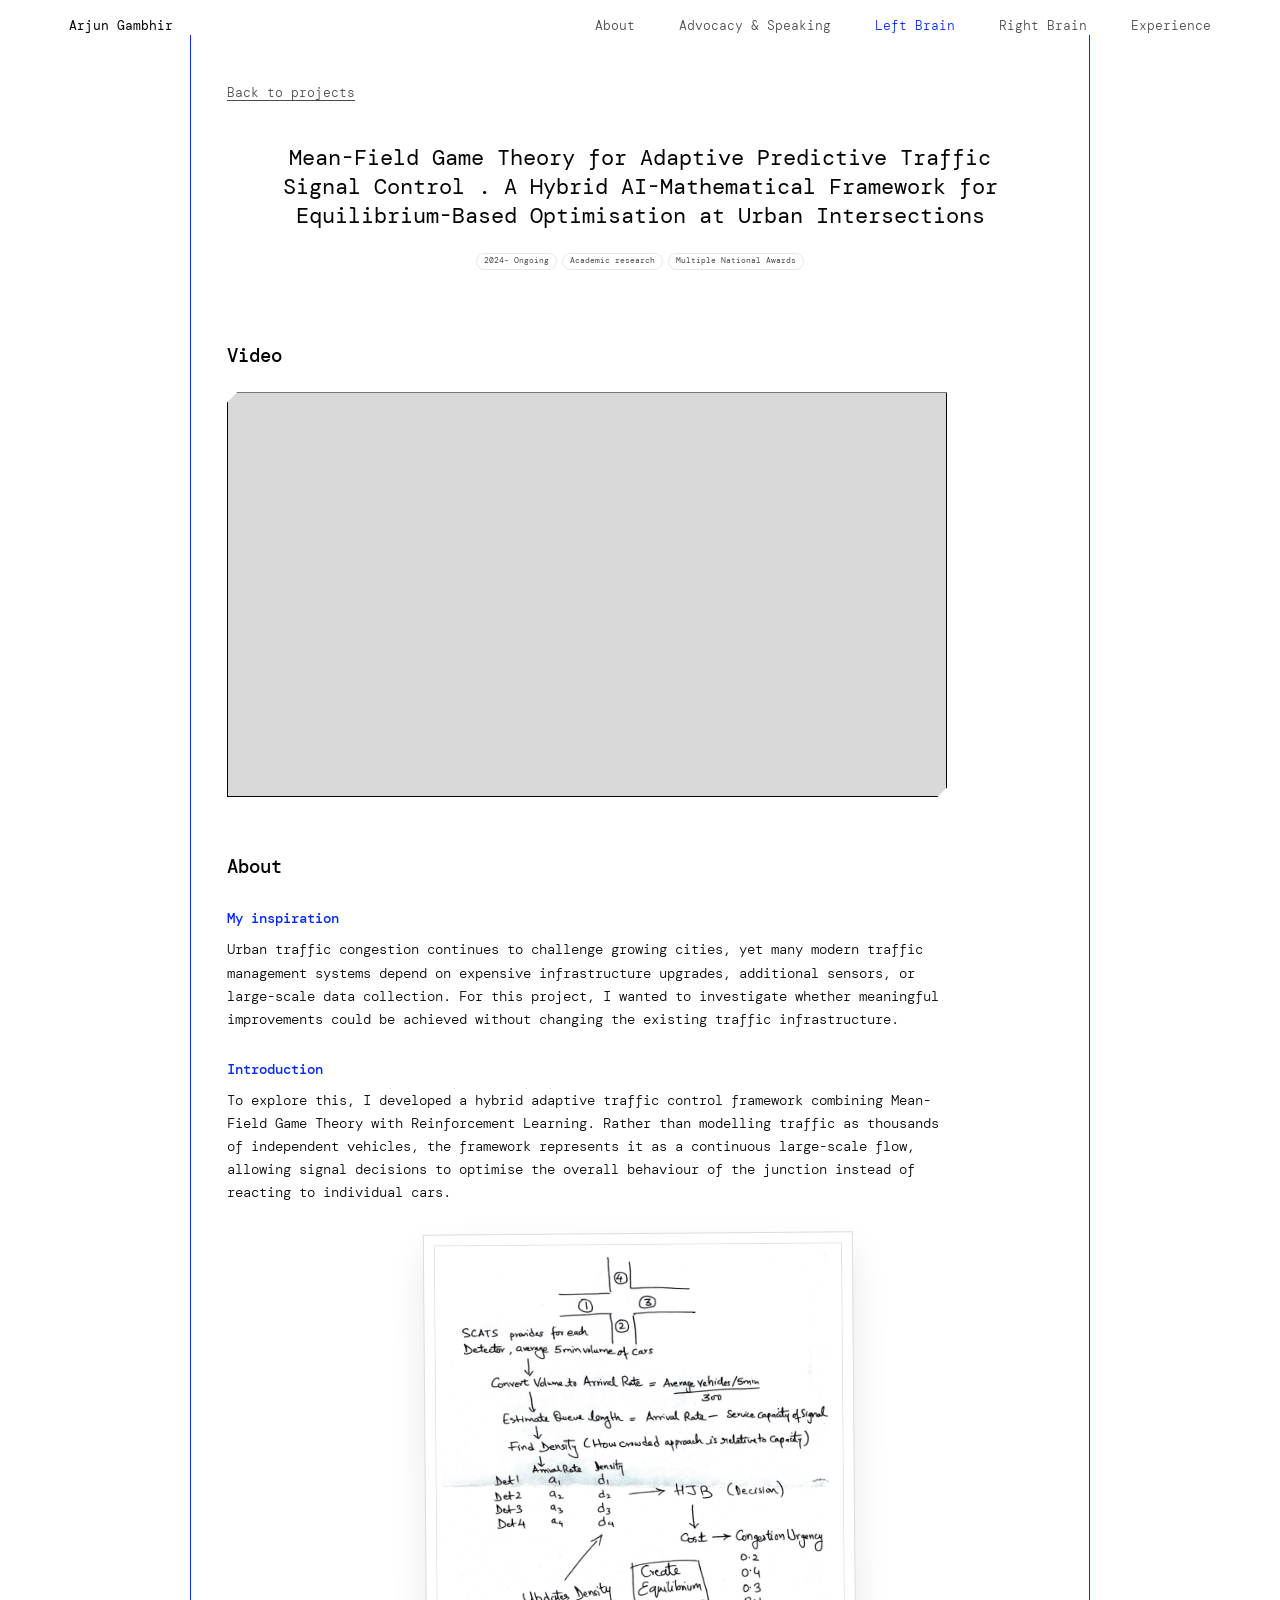
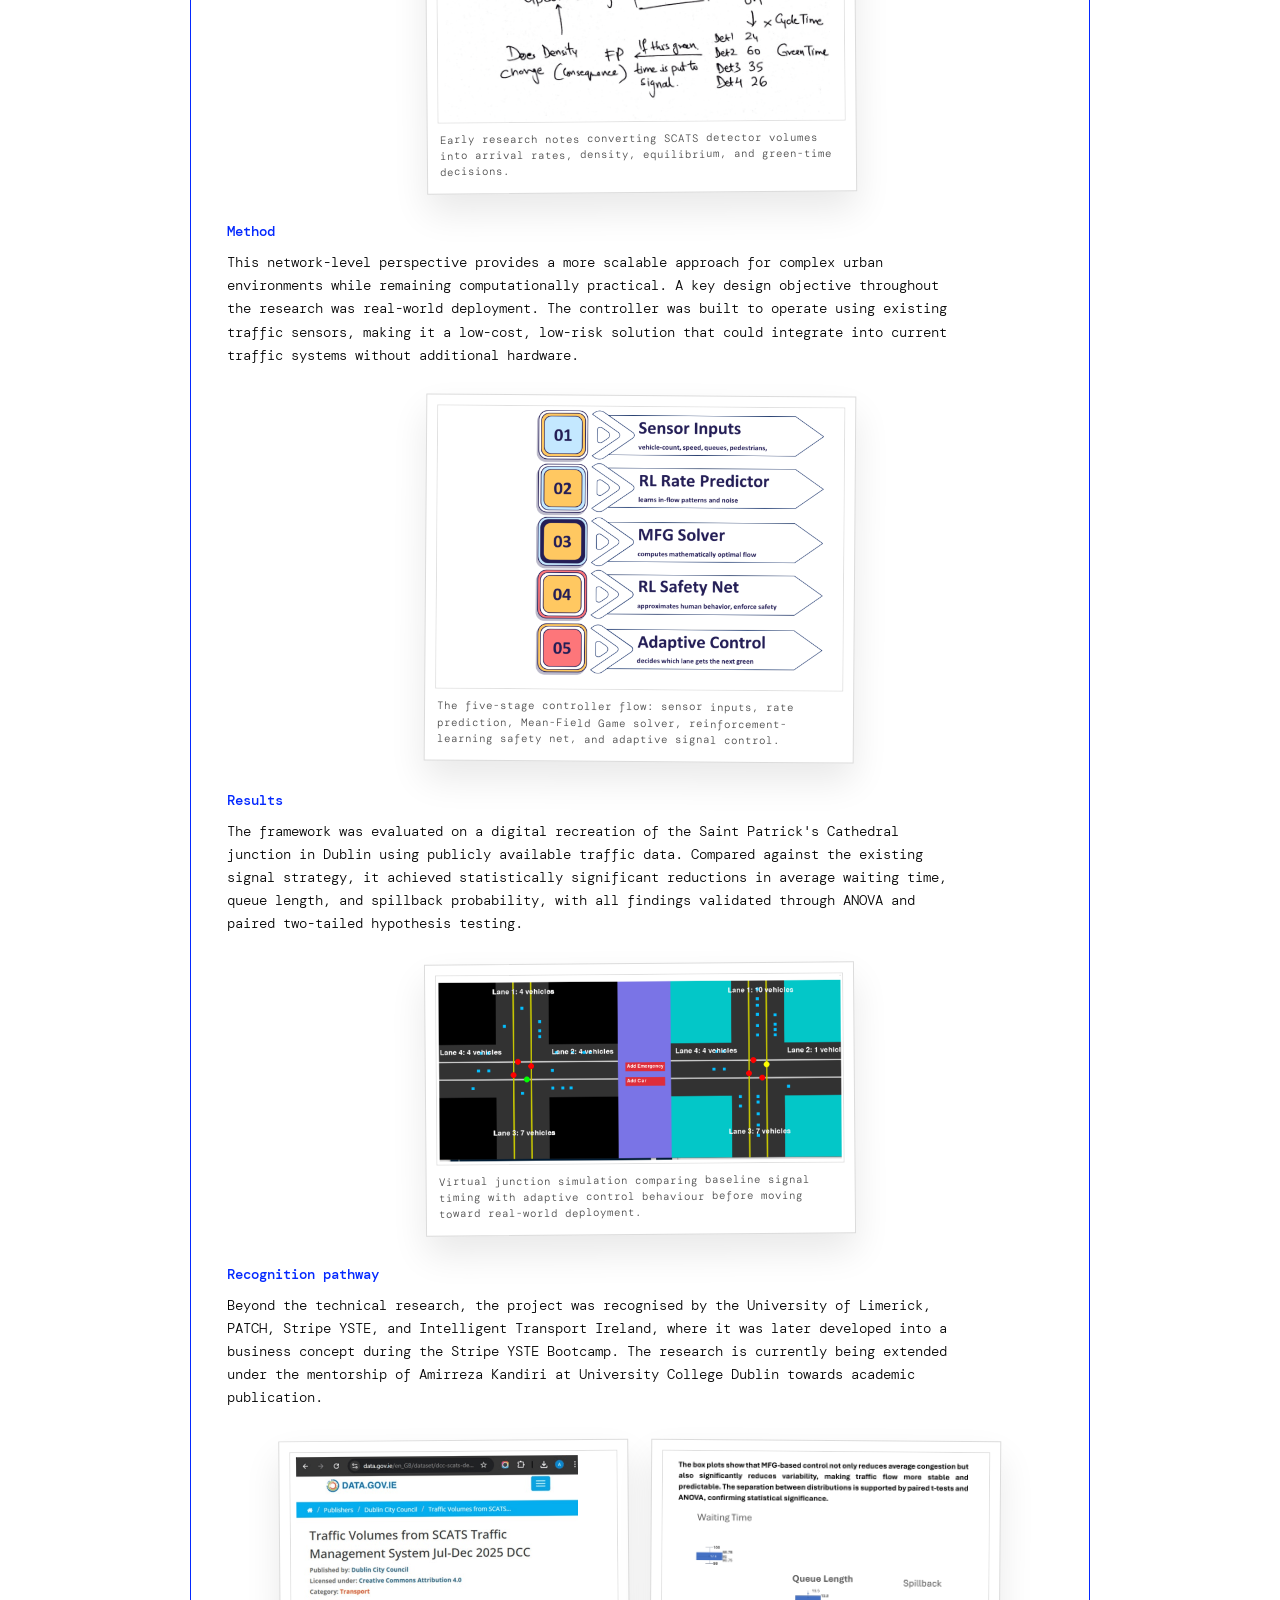
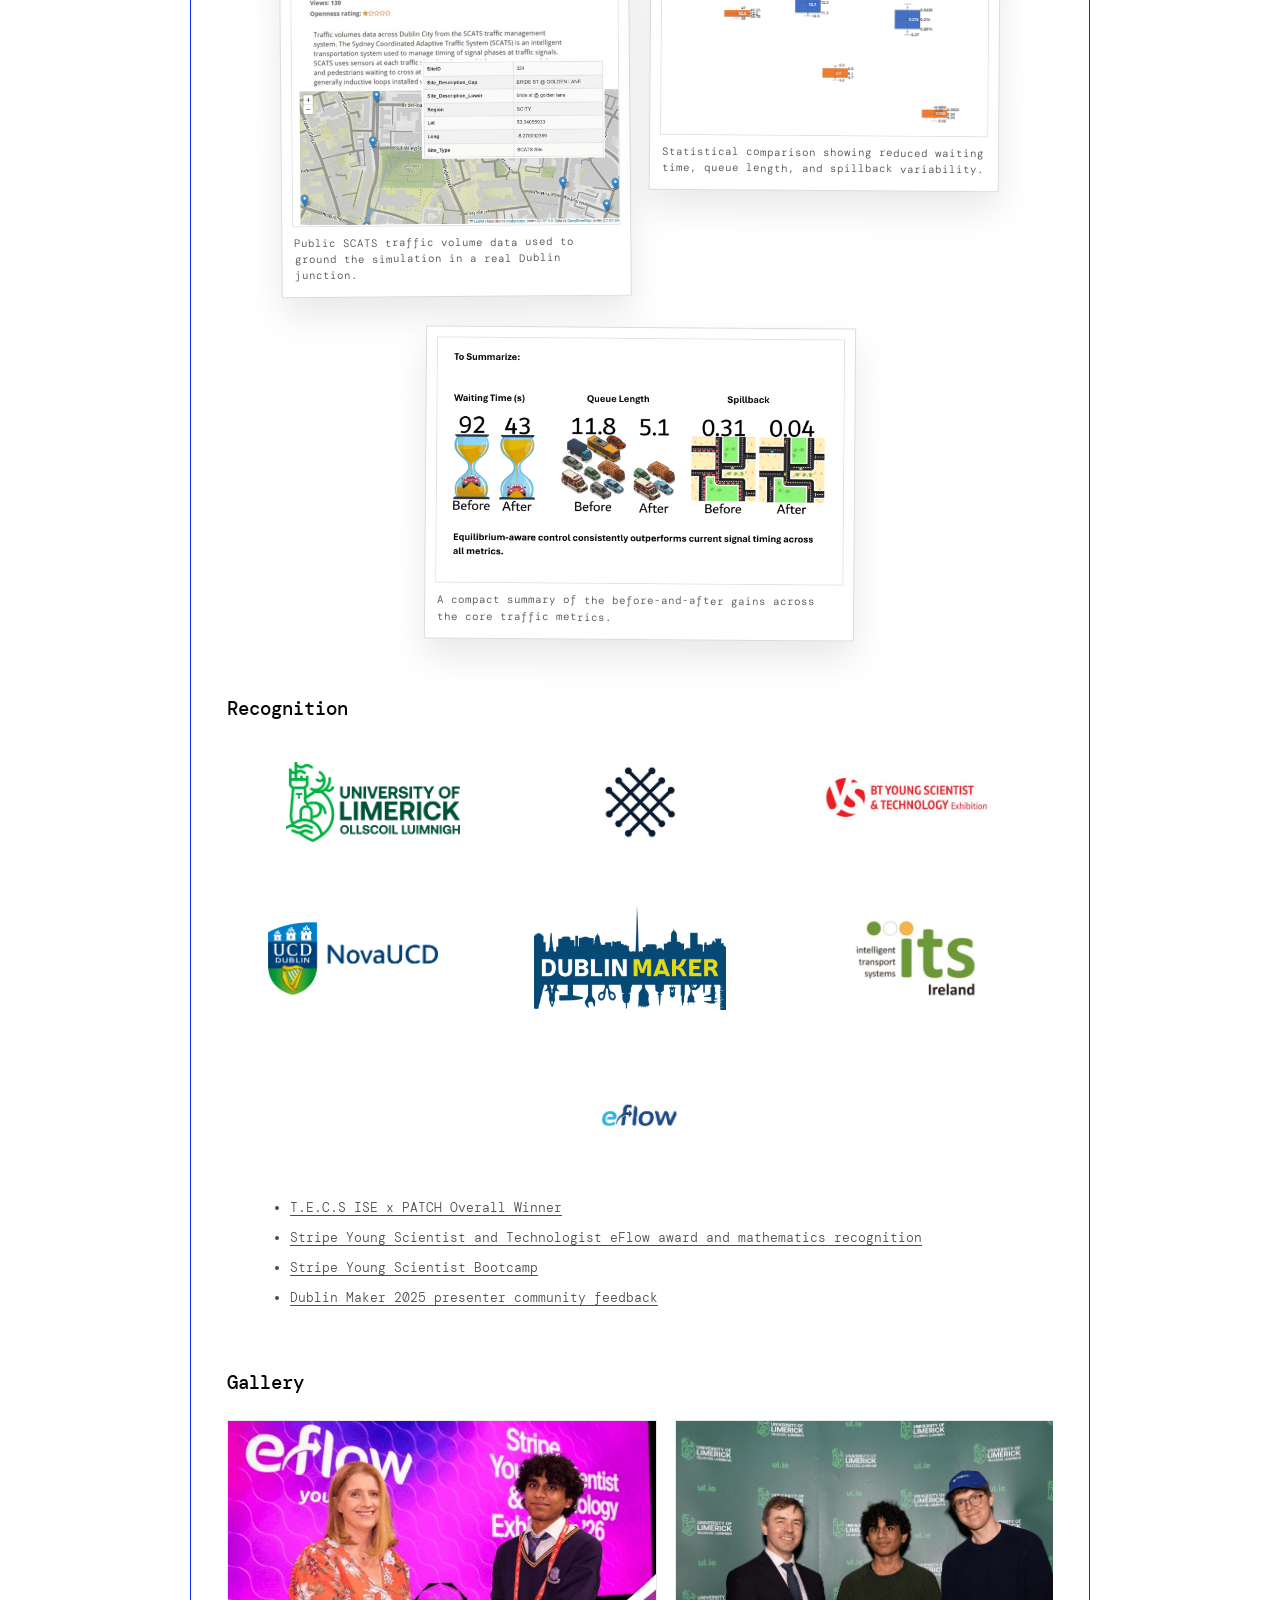
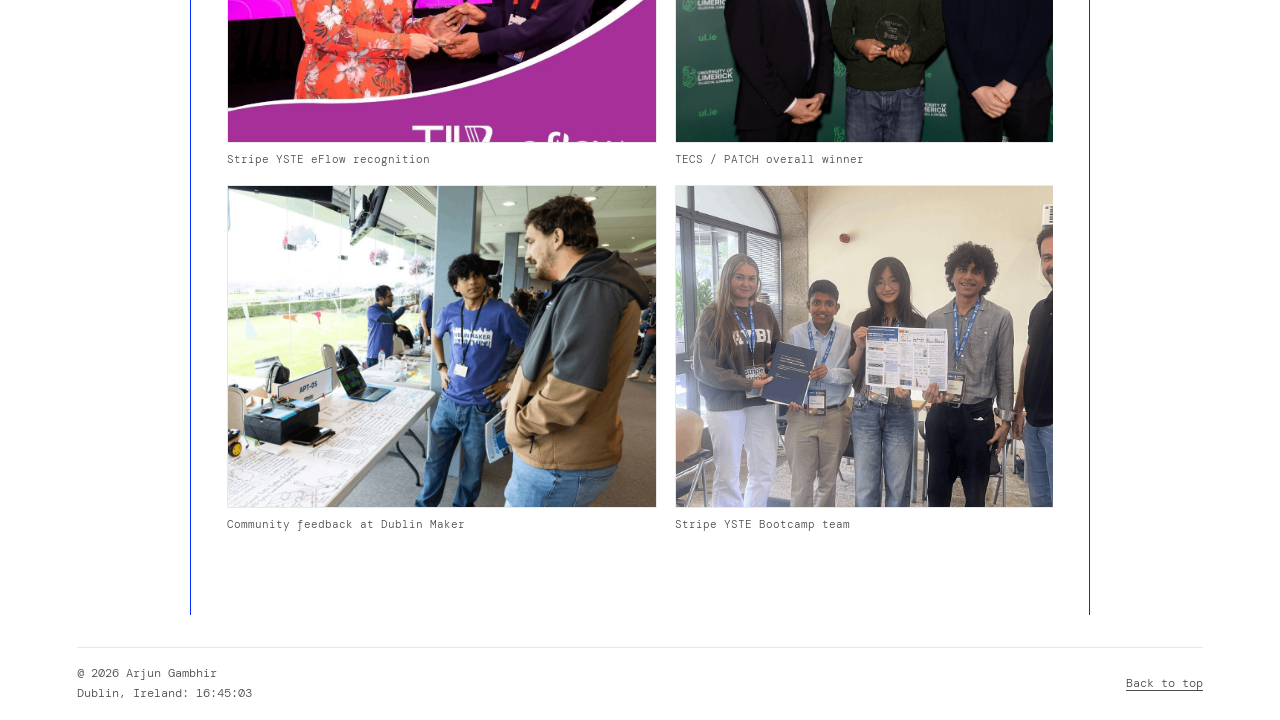
<file: project-traffic-signal.html>
<!DOCTYPE html>
<html lang="en">
  <head>
    <meta charset="UTF-8" />
    <meta name="viewport" content="width=device-width, initial-scale=1.0" />
    <title>Traffic Signal Research | Arjun Gambhir</title>
    <link rel="preconnect" href="https://fonts.googleapis.com" />
    <link rel="preconnect" href="https://fonts.gstatic.com" crossorigin />
    <link
      href="https://fonts.googleapis.com/css2?family=DM+Mono:wght@300;400;500&display=swap"
      rel="stylesheet"
    />
    <link rel="stylesheet" href="styles.css?v=final-simple-motion-gallery-1" />
  </head>
  <body class="project-detail-page">
    <main class="page-shell">
      <header class="site-header" aria-label="Primary navigation">
        <a class="brand" href="index.html">Arjun Gambhir</a>
        <nav class="nav-links">
          <a class="nav-about" href="index.html#about">About</a>
          <a class="nav-advocacy" href="advocacy-speaking.html">Advocacy &amp; Speaking</a>
          <a class="nav-left" href="left-brain.html">Left Brain</a>
          <a class="nav-right" href="right-brain.html">Right Brain</a>
          <a class="nav-experience" href="experience.html">Experience</a>
        </nav>
      </header>

      <article class="project-detail traffic-project">
        <a class="detail-back" href="left-brain.html">Back to projects</a>
        <h1>Mean-Field Game Theory for Adaptive Predictive Traffic Signal Control . A Hybrid AI-Mathematical Framework for Equilibrium-Based Optimisation at Urban Intersections</h1>
        <div class="project-icons detail-tags" aria-label="Project details">
          <span>2024- Ongoing</span>
          <span>Academic research</span>
          <span>Multiple National Awards</span>
        </div>

        <section class="detail-video-section">
          <h2>Video</h2>
          <div class="detail-video">
            <button class="video-poster" type="button" aria-label="Show traffic signal research video">
              <span class="loading-spinner"></span>
            </button>
            <iframe
              src="https://www.youtube.com/embed/svd4nOsKFOs?playsinline=1&controls=1&rel=0"
              title="Traffic signal research video"
              allow="accelerometer; autoplay; clipboard-write; encrypted-media; gyroscope; picture-in-picture; web-share"
              allowfullscreen
              loading="lazy"
              referrerpolicy="strict-origin-when-cross-origin"
            ></iframe>
          </div>
        </section>

        <section class="detail-about">
          <h2>About</h2>
          <h3>My inspiration</h3>
          <p>
            Urban traffic congestion continues to challenge growing cities, yet many
            modern traffic management systems depend on expensive infrastructure
            upgrades, additional sensors, or large-scale data collection. For this
            project, I wanted to investigate whether meaningful improvements could
            be achieved without changing the existing traffic infrastructure.
          </p>
          <h3>Introduction</h3>
          <p>
            To explore this, I developed a hybrid adaptive traffic control framework
            combining Mean-Field Game Theory with Reinforcement Learning. Rather
            than modelling traffic as thousands of independent vehicles, the
            framework represents it as a continuous large-scale flow, allowing
            signal decisions to optimise the overall behaviour of the junction
            instead of reacting to individual cars.
          </p>

          <figure class="detail-figure article-figure">
            <img src="assets/traffic-signal/research-notes.png" alt="Handwritten traffic signal modelling notes" />
            <figcaption>Early research notes converting SCATS detector volumes into arrival rates, density, equilibrium, and green-time decisions.</figcaption>
          </figure>

          <h3>Method</h3>
          <p>
            This network-level perspective provides a more scalable approach for
            complex urban environments while remaining computationally practical.
            A key design objective throughout the research was real-world
            deployment. The controller was built to operate using existing traffic
            sensors, making it a low-cost, low-risk solution that could integrate
            into current traffic systems without additional hardware.
          </p>

          <figure class="detail-figure article-figure">
            <img src="assets/traffic-signal/system-pipeline.png" alt="Five-stage adaptive traffic control pipeline" />
            <figcaption>The five-stage controller flow: sensor inputs, rate prediction, Mean-Field Game solver, reinforcement-learning safety net, and adaptive signal control.</figcaption>
          </figure>

          <h3>Results</h3>
          <p>
            The framework was evaluated on a digital recreation of the Saint
            Patrick's Cathedral junction in Dublin using publicly available traffic
            data. Compared against the existing signal strategy, it achieved
            statistically significant reductions in average waiting time, queue
            length, and spillback probability, with all findings validated through
            ANOVA and paired two-tailed hypothesis testing.
          </p>

          <figure class="detail-figure article-figure">
            <img src="assets/traffic-signal/simulation.png" alt="Traffic junction simulation comparing signal states" />
            <figcaption>Virtual junction simulation comparing baseline signal timing with adaptive control behaviour before moving toward real-world deployment.</figcaption>
          </figure>

          <h3>Recognition pathway</h3>
          <p>
            Beyond the technical research, the project was recognised by the
            University of Limerick, PATCH, Stripe YSTE, and Intelligent Transport
            Ireland, where it was later developed into a business concept during
            the Stripe YSTE Bootcamp. The research is currently being extended
            under the mentorship of Amirreza Kandiri at University College Dublin
            towards academic publication.
          </p>

          <div class="inline-figure-grid traffic-results-grid">
            <figure class="detail-figure compact">
              <img src="assets/traffic-signal/scats-data-source.png" alt="Dublin City Council SCATS traffic volume dataset and junction location metadata" loading="lazy" />
              <figcaption>Public SCATS traffic volume data used to ground the simulation in a real Dublin junction.</figcaption>
            </figure>
            <figure class="detail-figure compact">
              <img src="assets/traffic-signal/results-box-plots.png" alt="Box plots comparing waiting time, queue length, and spillback before and after MFG-based control" loading="lazy" />
              <figcaption>Statistical comparison showing reduced waiting time, queue length, and spillback variability.</figcaption>
            </figure>
          </div>

          <figure class="detail-figure article-figure traffic-summary-figure">
            <img src="assets/traffic-signal/results-summary.png" alt="Summary of traffic signal control results before and after adaptive MFG control" loading="lazy" />
            <figcaption>A compact summary of the before-and-after gains across the core traffic metrics.</figcaption>
          </figure>
        </section>

        <section class="recognition-section">
          <h2>Recognition</h2>
          <div class="logo-wall" aria-label="Recognition organisations">
            <span><img src="assets/traffic-signal/logo-university-of-limerick.png" alt="University of Limerick" /></span>
            <span><img src="assets/traffic-signal/logo-patch.png" alt="PATCH" /></span>
            <span><img src="assets/traffic-signal/logo-btyste-red.png" alt="BT Young Scientist and Technology Exhibition" /></span>
            <span><img src="assets/traffic-signal/logo-novaucd.png" alt="NovaUCD" /></span>
            <span><img src="assets/traffic-signal/logo-dublin-maker.png" alt="Dublin Maker" /></span>
            <span><img src="assets/traffic-signal/logo-its-ireland.png" alt="Intelligent Transport Systems Ireland" /></span>
            <span><img src="assets/traffic-signal/logo-eflow.png" alt="eFlow" /></span>
          </div>
          <ul class="recognition-list">
            <li><a href="https://www.jointecs.org/">T.E.C.S ISE x PATCH Overall Winner</a></li>
            <li><a href="https://stripeyste.com/">Stripe Young Scientist and Technologist eFlow award and mathematics recognition</a></li>
            <li><a href="https://stripeyste.com/business-bootcamp">Stripe Young Scientist Bootcamp</a></li>
            <li><a href="https://www.google.com/search?q=dublin+maker">Dublin Maker 2025 presenter community feedback</a></li>
          </ul>
        </section>

        <section class="gallery-section">
          <h2>Gallery</h2>
          <div class="gallery-slider">
            <div class="detail-gallery traffic-gallery">
              <figure>
                <img src="assets/traffic-signal/gallery-eflow-award.png" alt="Arjun receiving the eFlow award at Stripe Young Scientist" />
                <figcaption>Stripe YSTE eFlow recognition</figcaption>
              </figure>
              <figure>
                <img src="assets/traffic-signal/gallery-tecs-award.png" alt="Arjun holding the TECS award at University of Limerick" />
                <figcaption>TECS / PATCH overall winner</figcaption>
              </figure>
              <figure>
                <img src="assets/traffic-signal/gallery-dublin-maker-demo.png" alt="Arjun presenting the adaptive traffic project at Dublin Maker" />
                <figcaption>Dublin Maker demo table</figcaption>
              </figure>
              <figure>
                <img src="assets/traffic-signal/gallery-dublin-maker-conversation.png" alt="Arjun discussing the adaptive traffic project with a Dublin Maker visitor" />
                <figcaption>Community feedback at Dublin Maker</figcaption>
              </figure>
              <figure>
                <img src="assets/traffic-signal/gallery-stripe-bootcamp-team.png" alt="Arjun with Stripe YSTE Bootcamp teammates holding project work" />
                <figcaption>Stripe YSTE Bootcamp team</figcaption>
              </figure>
              <figure aria-hidden="true">
                <img src="assets/traffic-signal/gallery-eflow-award.png" alt="" />
                <figcaption>Stripe YSTE eFlow recognition</figcaption>
              </figure>
              <figure aria-hidden="true">
                <img src="assets/traffic-signal/gallery-tecs-award.png" alt="" />
                <figcaption>TECS / PATCH overall winner</figcaption>
              </figure>
              <figure aria-hidden="true">
                <img src="assets/traffic-signal/gallery-dublin-maker-demo.png" alt="" />
                <figcaption>Dublin Maker demo table</figcaption>
              </figure>
              <figure aria-hidden="true">
                <img src="assets/traffic-signal/gallery-dublin-maker-conversation.png" alt="" />
                <figcaption>Community feedback at Dublin Maker</figcaption>
              </figure>
              <figure aria-hidden="true">
                <img src="assets/traffic-signal/gallery-stripe-bootcamp-team.png" alt="" />
                <figcaption>Stripe YSTE Bootcamp team</figcaption>
              </figure>
            </div>
          </div>
          <div class="gallery-slider traffic-gallery-slider-secondary" aria-hidden="true">
            <div class="detail-gallery traffic-gallery traffic-gallery-reverse">
              <figure>
                <img src="assets/traffic-signal/gallery-stripe-bootcamp-team.png" alt="" />
                <figcaption>Stripe YSTE Bootcamp team</figcaption>
              </figure>
              <figure>
                <img src="assets/traffic-signal/gallery-dublin-maker-conversation.png" alt="" />
                <figcaption>Community feedback at Dublin Maker</figcaption>
              </figure>
              <figure>
                <img src="assets/traffic-signal/gallery-dublin-maker-demo.png" alt="" />
                <figcaption>Dublin Maker demo table</figcaption>
              </figure>
              <figure>
                <img src="assets/traffic-signal/gallery-tecs-award.png" alt="" />
                <figcaption>TECS / PATCH overall winner</figcaption>
              </figure>
              <figure>
                <img src="assets/traffic-signal/gallery-eflow-award.png" alt="" />
                <figcaption>Stripe YSTE eFlow recognition</figcaption>
              </figure>
              <figure>
                <img src="assets/traffic-signal/gallery-stripe-bootcamp-team.png" alt="" />
                <figcaption>Stripe YSTE Bootcamp team</figcaption>
              </figure>
              <figure>
                <img src="assets/traffic-signal/gallery-dublin-maker-conversation.png" alt="" />
                <figcaption>Community feedback at Dublin Maker</figcaption>
              </figure>
              <figure>
                <img src="assets/traffic-signal/gallery-dublin-maker-demo.png" alt="" />
                <figcaption>Dublin Maker demo table</figcaption>
              </figure>
              <figure>
                <img src="assets/traffic-signal/gallery-tecs-award.png" alt="" />
                <figcaption>TECS / PATCH overall winner</figcaption>
              </figure>
              <figure>
                <img src="assets/traffic-signal/gallery-eflow-award.png" alt="" />
                <figcaption>Stripe YSTE eFlow recognition</figcaption>
              </figure>
            </div>
          </div>
        </section>
      </article>

      <footer class="site-footer">
        <div class="footer-meta">
          <p>@ 2026 Arjun Gambhir</p>
          <p id="dublin-time">Dublin, Ireland: --:--:--</p>
        </div>
        <a href="#">Back to top</a>
      </footer>
    </main>
    <script>
      const trafficPoster = document.querySelector(".video-poster");
      const trafficVideo = document.querySelector(".detail-video iframe");
      trafficVideo?.addEventListener("load", () => {
        window.setTimeout(() => {
          trafficPoster?.closest(".detail-video")?.classList.add("is-ready");
        }, 550);
      });
      trafficPoster?.addEventListener("click", () => {
        trafficPoster.closest(".detail-video")?.classList.add("is-ready");
      });
    </script>
    <script src="footer-time.js"></script>
    <script src="site-header.js"></script>

  </body>
</html>
</file>
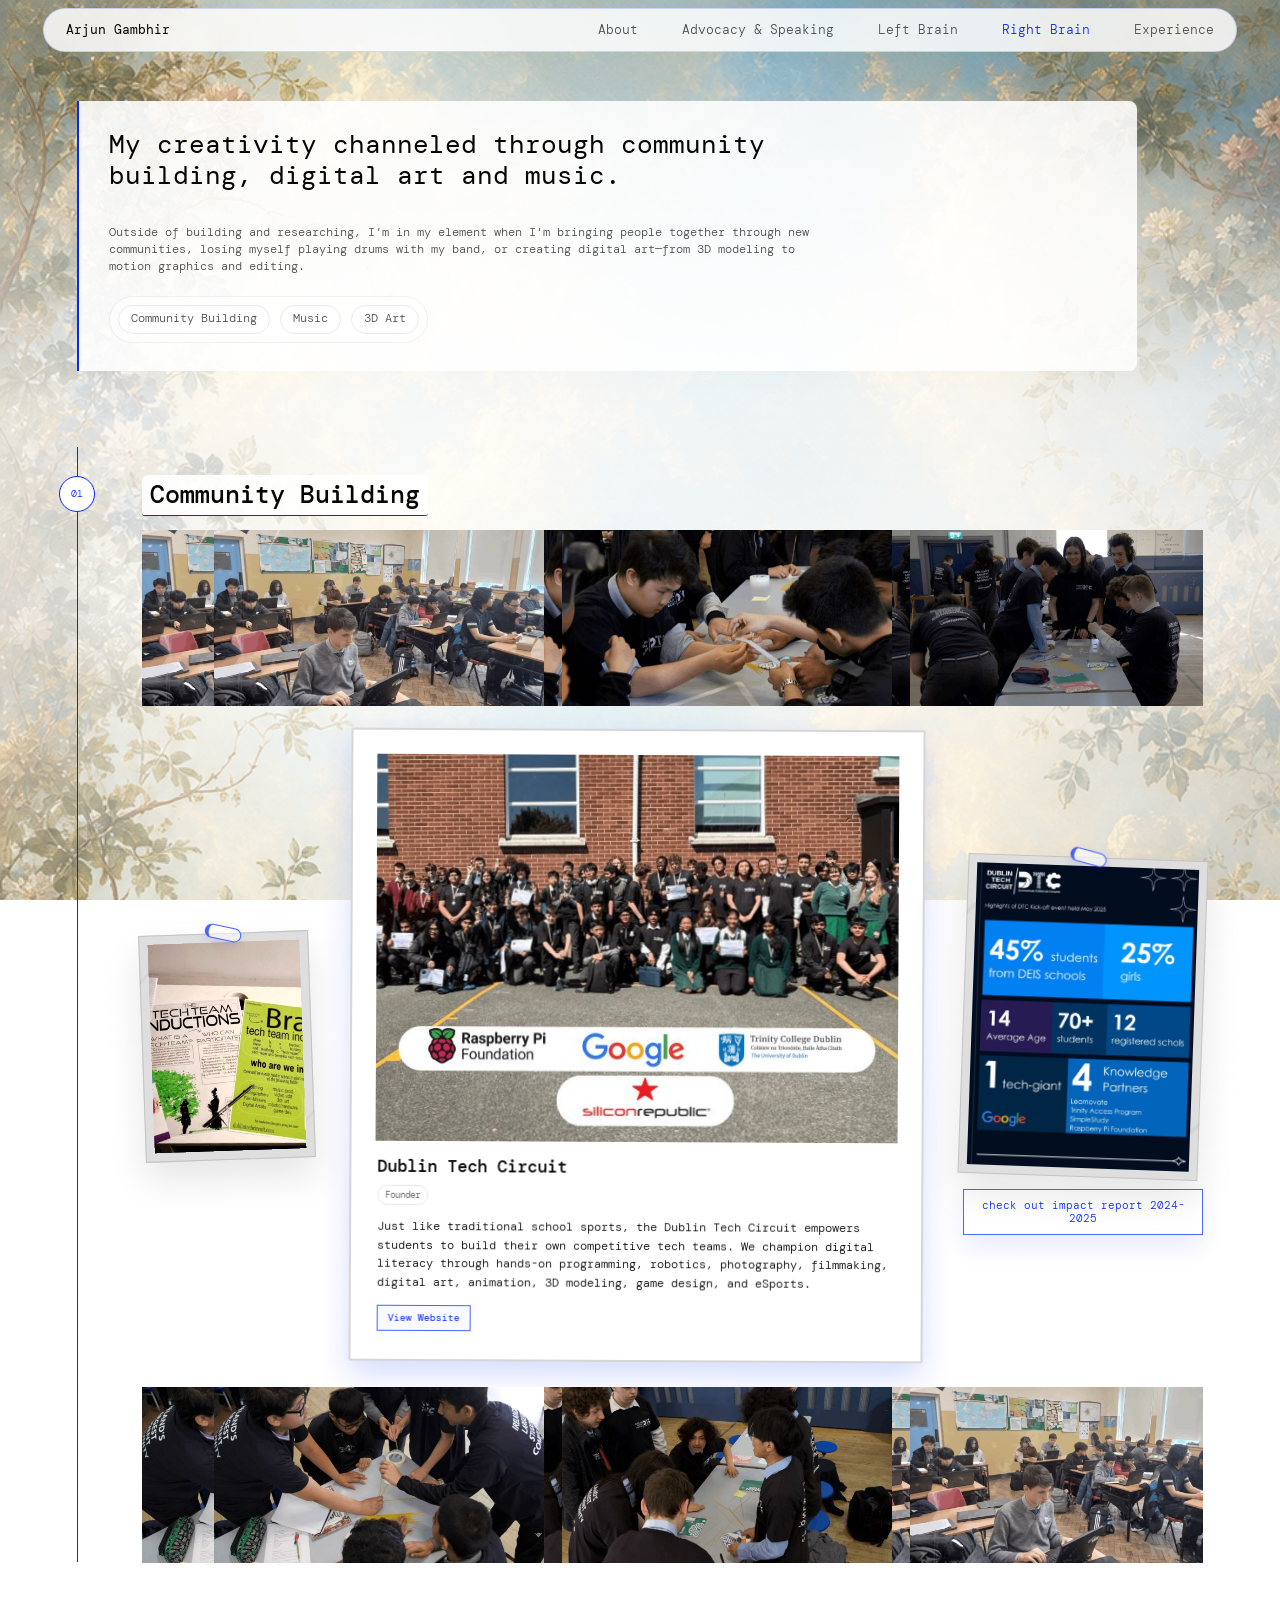
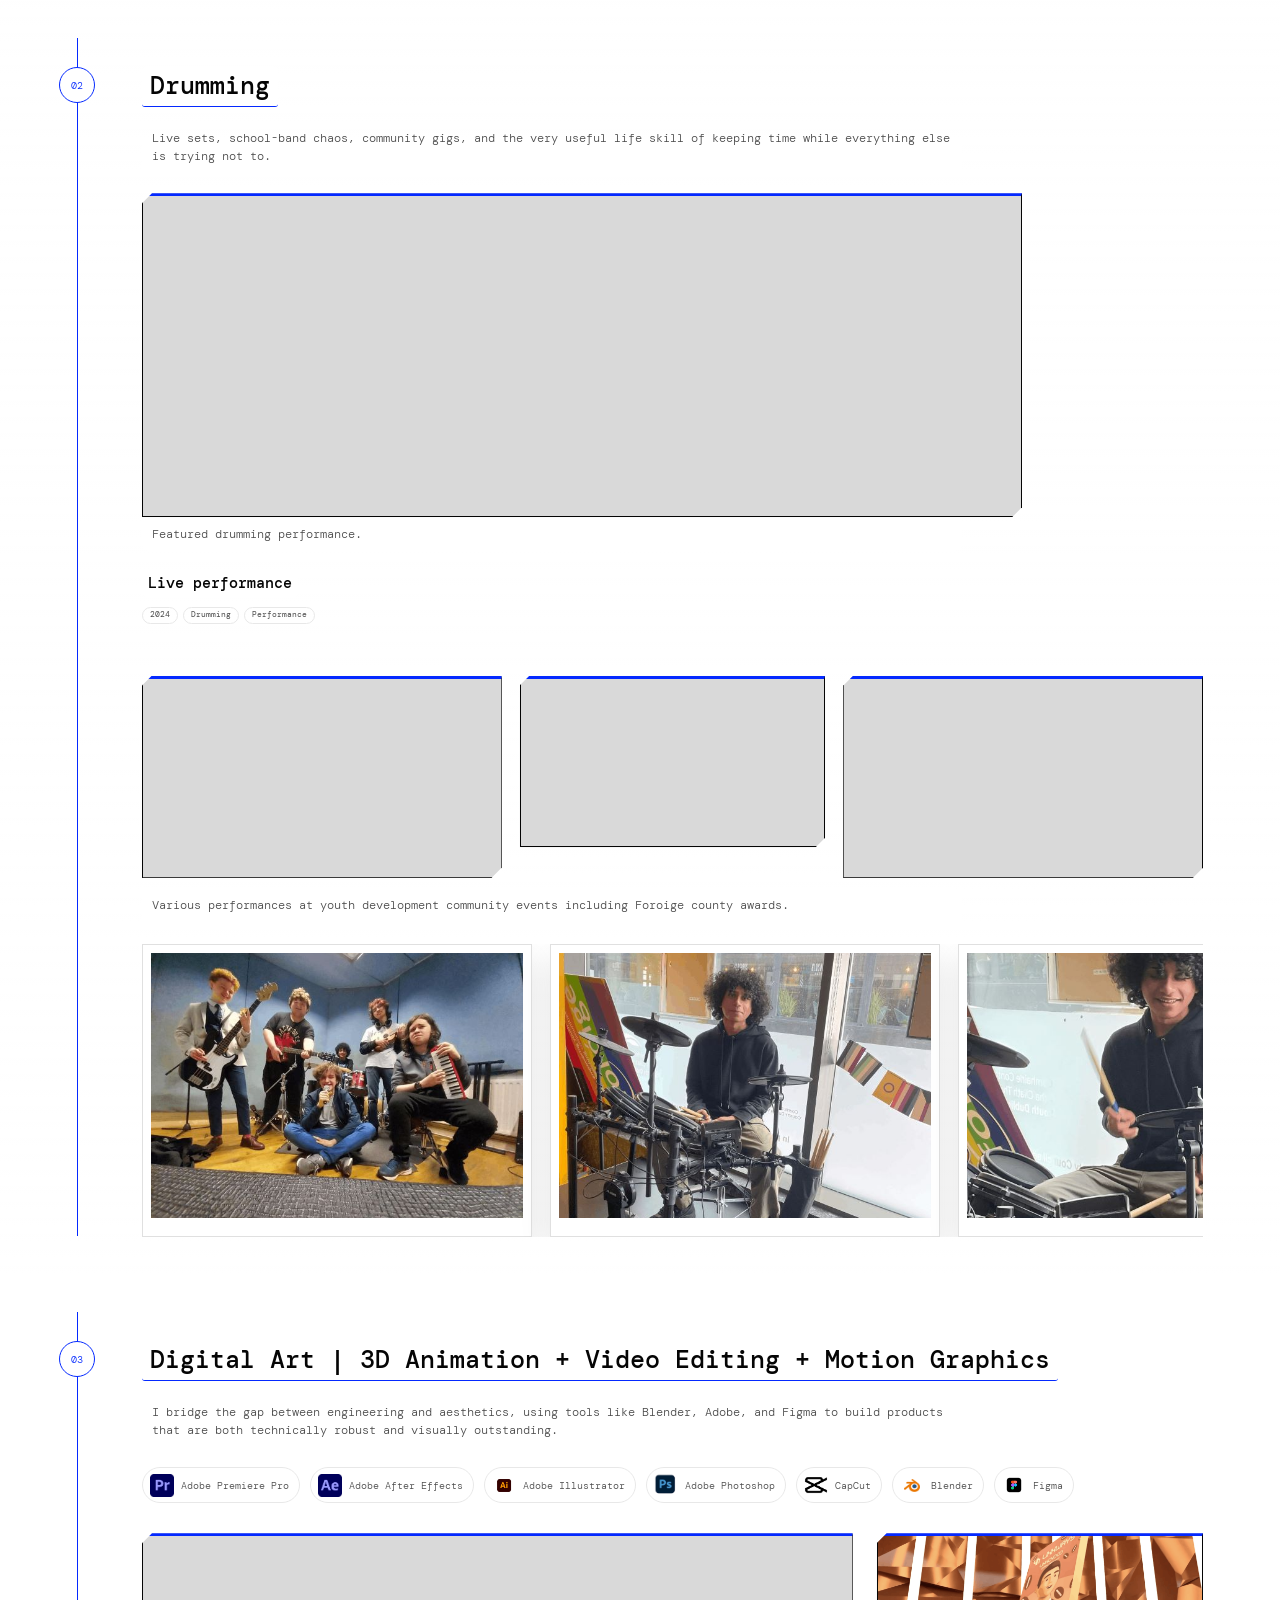
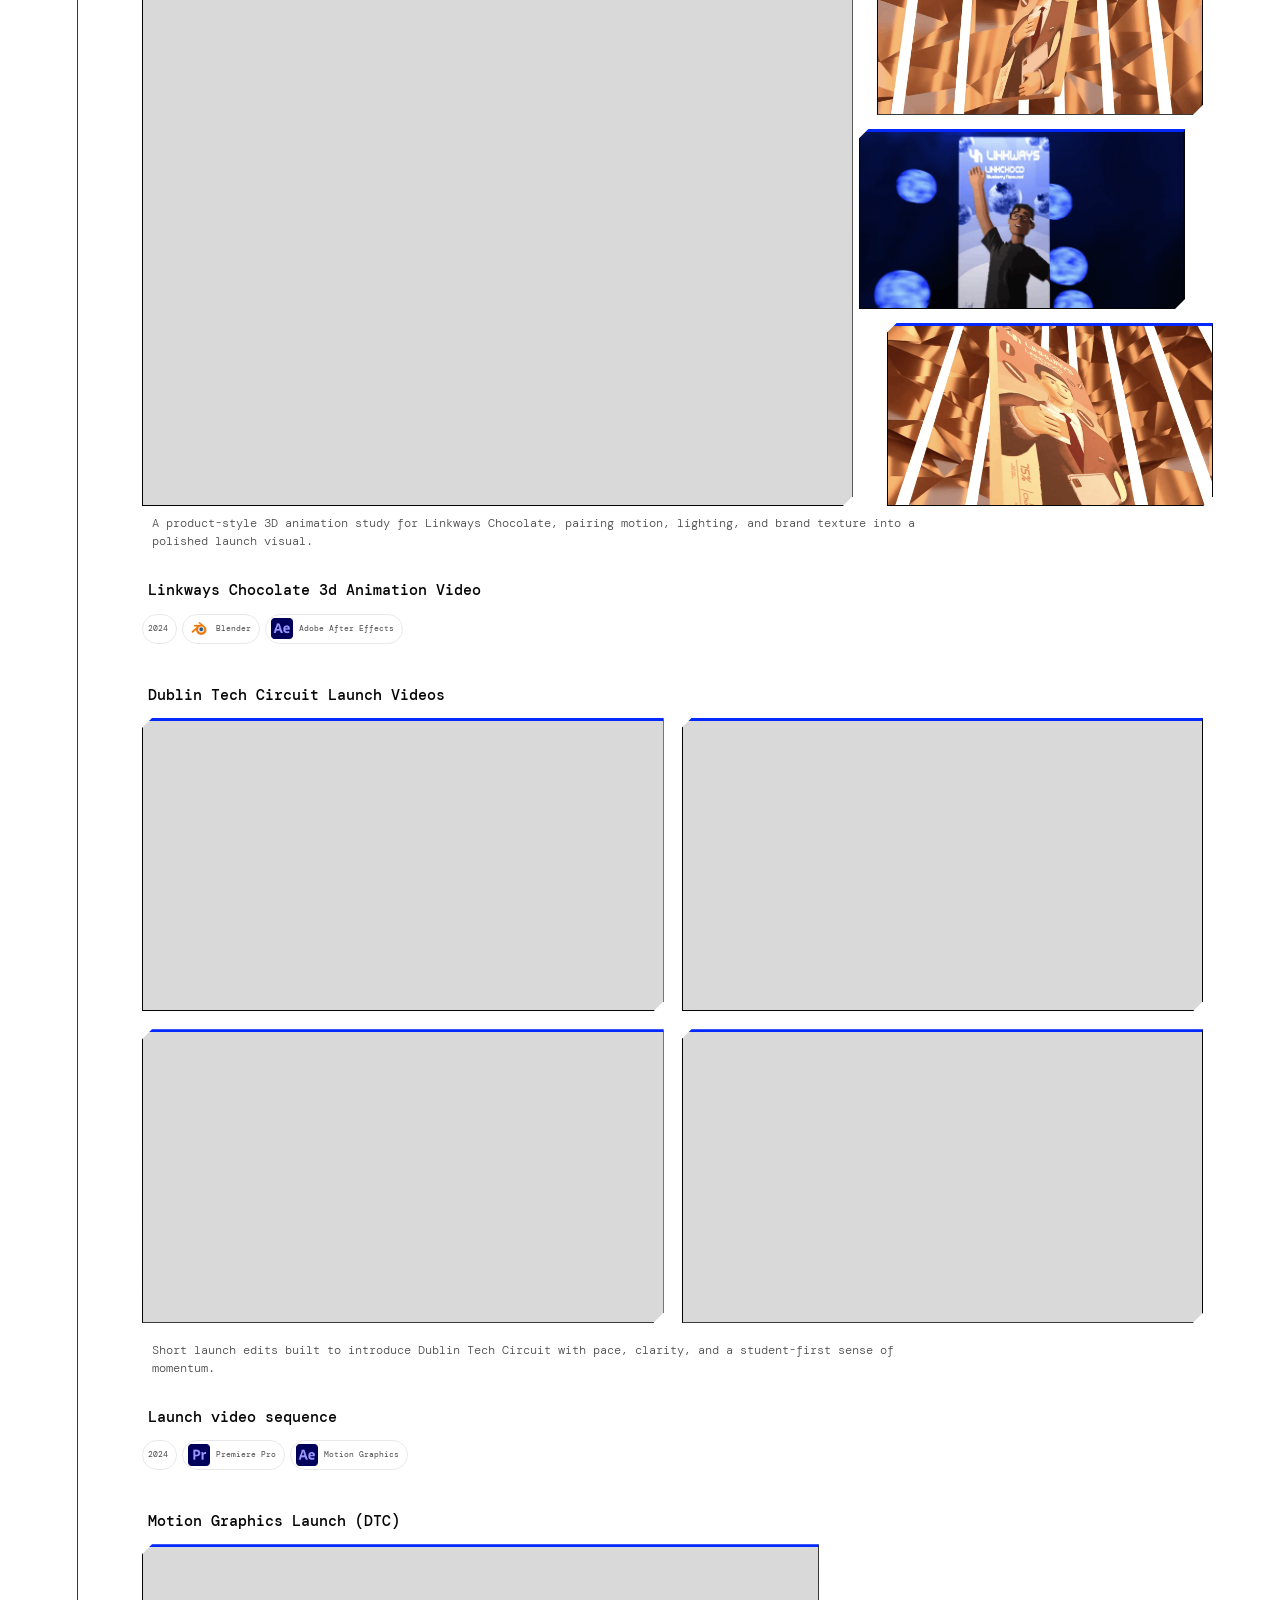
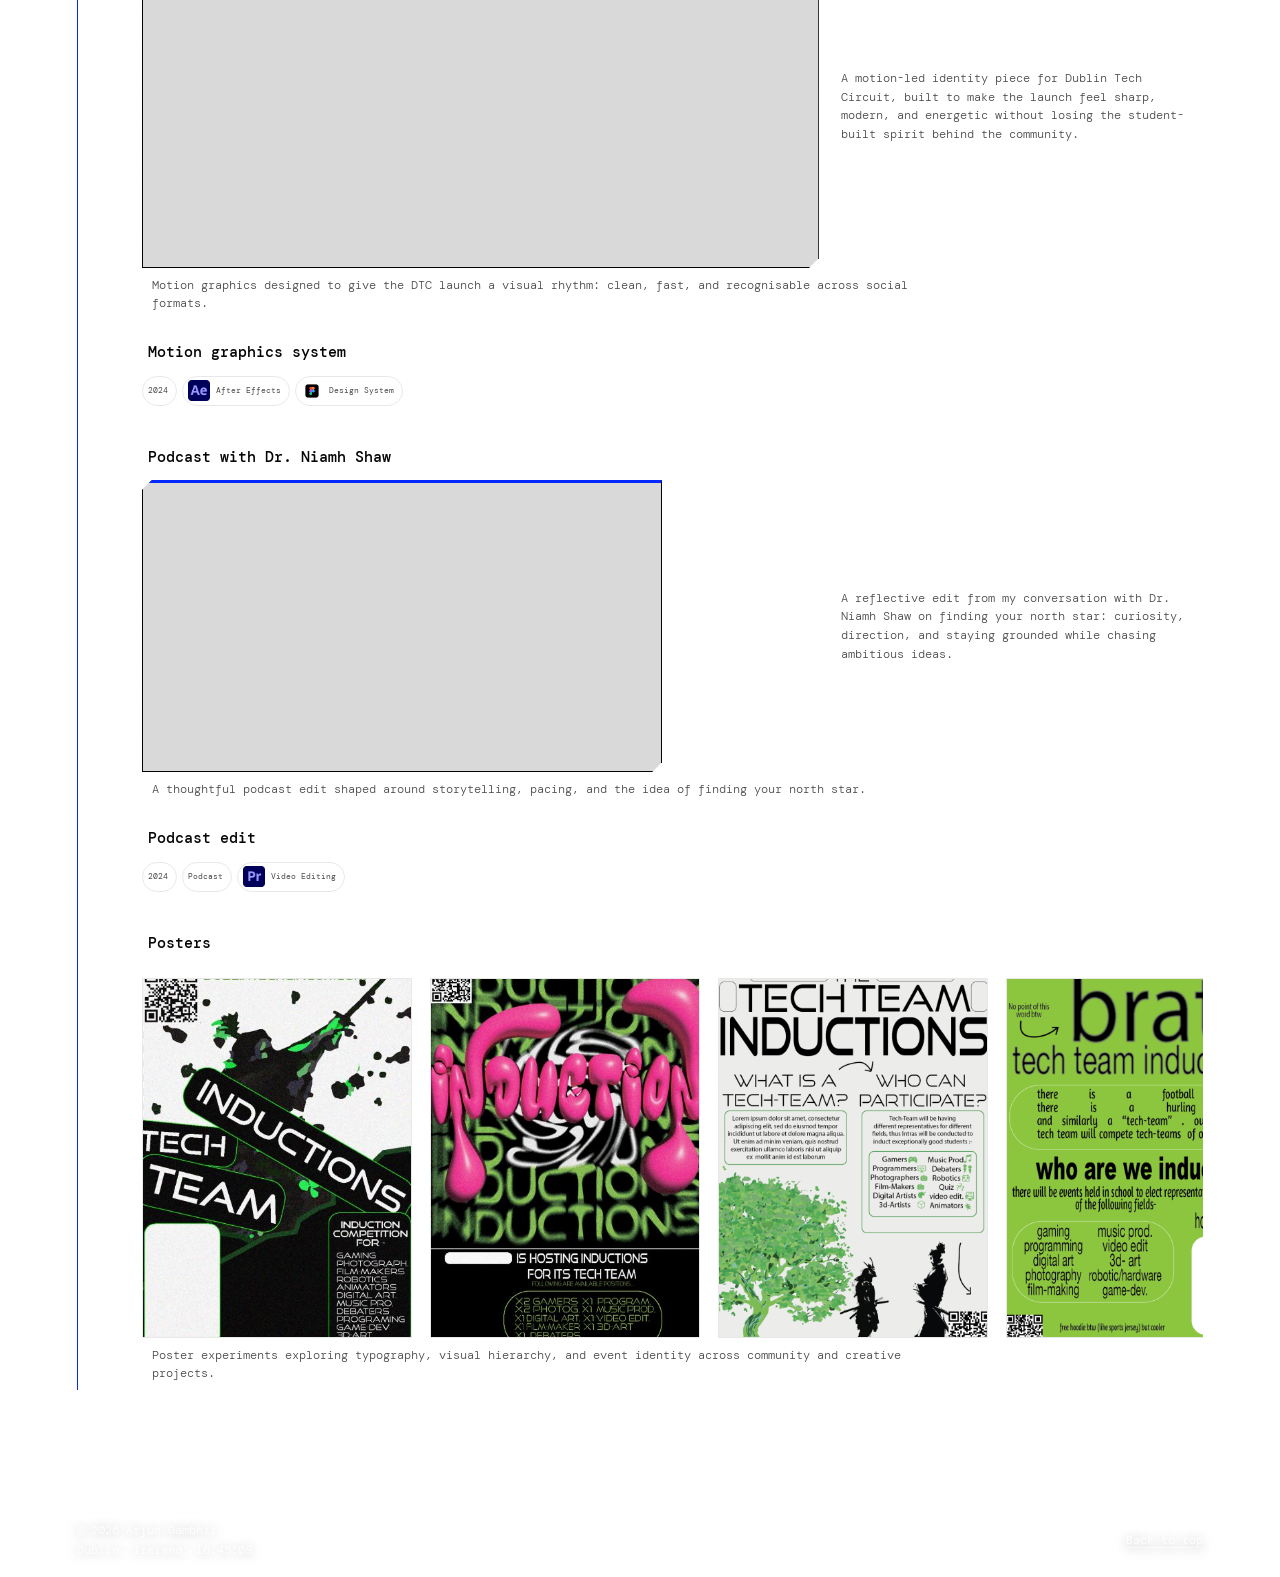
<file: right-brain.html>
<!DOCTYPE html>
<html lang="en">
  <head>
    <meta charset="UTF-8" />
    <meta name="viewport" content="width=device-width, initial-scale=1.0" />
    <title>Right Brain | Arjun Gambhir</title>
    <link rel="preconnect" href="https://fonts.googleapis.com" />
    <link rel="preconnect" href="https://fonts.gstatic.com" crossorigin />
    <link
      href="https://fonts.googleapis.com/css2?family=DM+Mono:wght@300;400;500&display=swap"
      rel="stylesheet"
    />
    <link rel="stylesheet" href="styles.css?v=final-simple-motion-gallery-1" />
  </head>
  <body class="page-right-brain">
    <main class="page-shell">
      <header class="site-header" aria-label="Primary navigation">
        <a class="brand" href="index.html">Arjun Gambhir</a>
        <nav class="nav-links">
          <a class="nav-about" href="index.html#about">About</a>
          <a class="nav-advocacy" href="advocacy-speaking.html">Advocacy &amp; Speaking</a>
          <a class="nav-left" href="left-brain.html">Left Brain</a>
          <a class="nav-right" href="right-brain.html">Right Brain</a>
          <a class="nav-experience" href="experience.html">Experience</a>
        </nav>
      </header>

      <section class="right-brain-page">
        <div class="section-intro">
          <h1>My creativity channeled through community building, digital art and music.</h1>
          <p>
            Outside of building and researching, I’m in my element when I'm bringing
            people together through new communities, losing myself playing drums
            with my band, or creating digital art—from 3D modeling to motion
            graphics and editing.
          </p>
          <div class="right-brain-jump" aria-label="Right brain section navigation">
            <button type="button" data-section="community" aria-pressed="false">Community Building</button>
            <button type="button" data-section="music" aria-pressed="false">Music</button>
            <button type="button" data-section="digital-art" aria-pressed="false">3D Art</button>
          </div>
        </div>

        <!-- Community strip and fixed decorative image paths. -->
        <section
          class="creative-section community-building-section"
          id="community"
          style="
            --dtc-top-1: url('assets/dublin-tech-circuit/gallery/strip-classroom.jpg');
            --dtc-top-2: url('assets/dublin-tech-circuit/gallery/strip-workshop-portrait.jpg');
            --dtc-top-3: url('assets/dublin-tech-circuit/gallery/strip-team-building.jpg');
            --dtc-top-4: url('assets/dublin-tech-circuit/gallery/strip-close-build.jpg');
            --dtc-side-left: url('assets/dublin-tech-circuit/gallery/community-left-tech-inductions.jpg');
            --dtc-side-right: url('assets/dublin-tech-circuit/gallery/community-right-impact-highlights.jpg');
            --dtc-bottom-1: url('assets/dublin-tech-circuit/gallery/strip-overhead-build.jpg');
            --dtc-bottom-2: url('assets/dublin-tech-circuit/gallery/strip-team-session.jpg');
            --dtc-bottom-3: url('assets/dublin-tech-circuit/gallery/strip-classroom.jpg');
            --dtc-bottom-4: url('assets/dublin-tech-circuit/gallery/strip-team-building.jpg');
          "
        >
          <h2>Community Building</h2>
          <div class="community-image-strip community-image-strip-top" aria-hidden="true">
            <div class="community-strip-track">
              <div class="community-strip-group">
                <span class="community-image-slot" style="--slot-image: var(--dtc-top-1)"></span>
                <span class="community-image-slot" style="--slot-image: var(--dtc-top-2)"></span>
                <span class="community-image-slot" style="--slot-image: var(--dtc-top-3)"></span>
                <span class="community-image-slot" style="--slot-image: var(--dtc-top-4)"></span>
              </div>
              <div class="community-strip-group">
                <span class="community-image-slot" style="--slot-image: var(--dtc-top-1)"></span>
                <span class="community-image-slot" style="--slot-image: var(--dtc-top-2)"></span>
                <span class="community-image-slot" style="--slot-image: var(--dtc-top-3)"></span>
                <span class="community-image-slot" style="--slot-image: var(--dtc-top-4)"></span>
              </div>
            </div>
          </div>

          <div class="community-showcase">
            <div class="community-side-image community-side-image-left" style="--slot-image: var(--dtc-side-left)" aria-hidden="true"></div>

            <article class="project-card community-focus-card">
              <div class="project-image creative-card-image">
                <img src="assets/dublin-tech-circuit/thumbnail.jpg" alt="Dublin Tech Circuit cohort group photo with supporter logos" />
              </div>
              <div class="project-body">
                <h3>Dublin Tech Circuit</h3>
                <p class="role-label">Founder</p>
                <p>Just like traditional school sports, the Dublin Tech Circuit empowers students to build their own competitive tech teams. We champion digital literacy through hands-on programming, robotics, photography, filmmaking, digital art, animation, 3D modeling, game design, and eSports.</p>
                <a class="project-link" href="https://dublintechcircuit.com" target="_blank" rel="noopener noreferrer">View Website</a>
              </div>
            </article>

            <div class="community-side-image-wrap community-side-image-wrap-right">
              <div class="community-side-image community-side-image-right" style="--slot-image: var(--dtc-side-right)" aria-hidden="true"></div>
              <a class="impact-report-link" href="https://drive.google.com/file/d/1i_bDh5FaXfFKW88xIyVfe1KXYfg-4ua4/view?usp=sharing" target="_blank" rel="noopener noreferrer">check out impact report 2024-2025</a>
            </div>
          </div>

          <div class="community-image-strip community-image-strip-bottom" aria-hidden="true">
            <div class="community-strip-track">
              <div class="community-strip-group">
                <span class="community-image-slot" style="--slot-image: var(--dtc-bottom-1)"></span>
                <span class="community-image-slot" style="--slot-image: var(--dtc-bottom-2)"></span>
                <span class="community-image-slot" style="--slot-image: var(--dtc-bottom-3)"></span>
                <span class="community-image-slot" style="--slot-image: var(--dtc-bottom-4)"></span>
              </div>
              <div class="community-strip-group">
                <span class="community-image-slot" style="--slot-image: var(--dtc-bottom-1)"></span>
                <span class="community-image-slot" style="--slot-image: var(--dtc-bottom-2)"></span>
                <span class="community-image-slot" style="--slot-image: var(--dtc-bottom-3)"></span>
                <span class="community-image-slot" style="--slot-image: var(--dtc-bottom-4)"></span>
              </div>
            </div>
          </div>
        </section>

        <section class="creative-section ruled-section" id="music">
          <h2>Drumming</h2>
          <p>Live sets, school-band chaos, community gigs, and the very useful life skill of keeping time while everything else is trying not to.</p>
          <div class="video-tile drumming-hero">
            <iframe src="https://www.youtube.com/embed/c9Ri0Ygwgpc?playsinline=1&controls=1&rel=0" title="Drumming video 11" allow="accelerometer; autoplay; clipboard-write; encrypted-media; gyroscope; picture-in-picture; web-share" allowfullscreen loading="lazy" referrerpolicy="strict-origin-when-cross-origin"></iframe>
          </div>
          <p class="video-description">Featured drumming performance.</p>
          <div class="media-caption">
            <h3>Live performance</h3>
            <div class="project-icons"><span>2024</span><span>Drumming</span><span>Performance</span></div>
          </div>
          <div class="video-grid">
            <div class="video-tile"><iframe src="https://www.youtube.com/embed/HonSZwB0Q3c?playsinline=1&controls=1&rel=0" title="Drumming video 12" allow="accelerometer; autoplay; clipboard-write; encrypted-media; gyroscope; picture-in-picture; web-share" allowfullscreen loading="lazy" referrerpolicy="strict-origin-when-cross-origin"></iframe></div>
            <div class="video-tile"><iframe src="https://www.youtube.com/embed/nWvr-HqUofk?playsinline=1&amp;controls=1&amp;rel=0" title="Drumming video 13" allow="accelerometer; autoplay; clipboard-write; encrypted-media; gyroscope; picture-in-picture; web-share" allowfullscreen loading="lazy" referrerpolicy="strict-origin-when-cross-origin"></iframe></div>
            <div class="video-tile"><iframe src="https://www.youtube.com/embed/nQiFSk7zhqU?start=218&playsinline=1&controls=1&rel=0" title="Drumming video 14" allow="accelerometer; autoplay; clipboard-write; encrypted-media; gyroscope; picture-in-picture; web-share" allowfullscreen loading="lazy" referrerpolicy="strict-origin-when-cross-origin"></iframe></div>
          </div>
          <p class="video-description">Various performances at youth development community events including Foroige county awards.</p>
          <div class="drumming-image-strip">
            <div class="drumming-strip-track">
              <div class="drumming-strip-group">
                <img src="assets/drumming/band-room.jpg" alt="Band practice room group photo" loading="lazy" />
                <img src="assets/drumming/drums-window-wide.jpg" alt="Arjun seated at an electronic drum kit near a window" loading="lazy" />
                <img src="assets/drumming/drums-window-close.jpg" alt="Arjun playing electronic drums" loading="lazy" />
                <img src="assets/drumming/foroige-stage.jpg" alt="Arjun and bandmates on stage after a performance" loading="lazy" />
                <img src="assets/drumming/bass-keyboard.jpg" alt="Bass guitar and keyboard practice photo" loading="lazy" />
              </div>
              <div class="drumming-strip-group" aria-hidden="true">
                <img src="assets/drumming/band-room.jpg" alt="" loading="lazy" />
                <img src="assets/drumming/drums-window-wide.jpg" alt="" loading="lazy" />
                <img src="assets/drumming/drums-window-close.jpg" alt="" loading="lazy" />
                <img src="assets/drumming/foroige-stage.jpg" alt="" loading="lazy" />
                <img src="assets/drumming/bass-keyboard.jpg" alt="" loading="lazy" />
              </div>
            </div>
          </div>
        </section>

        <section class="creative-section ruled-section" id="digital-art">
          <h2>Digital Art | 3D Animation + Video Editing + Motion Graphics</h2>
          <p>I bridge the gap between engineering and aesthetics, using tools like Blender, Adobe, and Figma to build products that are both technically robust and visually outstanding.</p>
          <div class="tool-row">
            <span><img src="assets/tools/premiere-pro.png" alt="" />Adobe Premiere Pro</span>
            <span><img src="assets/tools/after-effects.png" alt="" />Adobe After Effects</span>
            <span><img src="assets/tools/illustrator.png" alt="" />Adobe Illustrator</span>
            <span><img src="assets/tools/photoshop.png" alt="" />Adobe Photoshop</span>
            <span><img src="assets/tools/capcut.png" alt="" />CapCut</span>
            <span><img src="assets/tools/blender.png" alt="" />Blender</span>
            <span><img src="assets/tools/figma.png" alt="" />Figma</span>
          </div>

          <div class="media-feature">
            <div class="video-tile hero-video">
              <iframe src="https://www.youtube.com/embed/tnnMBbgftUE?autoplay=1&amp;mute=1&amp;playsinline=1&amp;controls=1&amp;rel=0" title="Linkways Chocolate 3D animation" allow="accelerometer; autoplay; clipboard-write; encrypted-media; gyroscope; picture-in-picture; web-share" allowfullscreen loading="lazy" referrerpolicy="strict-origin-when-cross-origin"></iframe>
            </div>
            <div class="media-side">
              <div class="image-tile"><img src="assets/digital-art/blankyuh-still-2.png" alt="Linkways chocolate animation still in warm orange tones" loading="lazy" /></div>
              <div class="image-tile"><img src="assets/digital-art/blankyuh-still-3.png" alt="Linkways blueberry chocolate animation still" loading="lazy" /></div>
              <div class="image-tile"><img src="assets/digital-art/blankyuh-still-4.png" alt="Linkways chocolate animation close-up" loading="lazy" /></div>
            </div>
          </div>
          <p class="video-description">A product-style 3D animation study for Linkways Chocolate, pairing motion, lighting, and brand texture into a polished launch visual.</p>
          <div class="media-caption">
            <h3>Linkways Chocolate 3d Animation Video</h3>
            <div class="project-icons tool-icon-row"><span>2024</span><span><img src="assets/tools/blender.png" alt="" />Blender</span><span><img src="assets/tools/after-effects.png" alt="" />Adobe After Effects</span></div>
          </div>

          <h3>Dublin Tech Circuit Launch Videos</h3>
          <div class="video-grid">
            <div class="video-tile"><iframe src="https://www.youtube.com/embed/ZSaqn-1zyaQ?autoplay=1&amp;mute=1&amp;playsinline=1&amp;controls=1&amp;rel=0" title="Dublin Tech Circuit launch video 1" allow="accelerometer; autoplay; clipboard-write; encrypted-media; gyroscope; picture-in-picture; web-share" allowfullscreen loading="lazy" referrerpolicy="strict-origin-when-cross-origin"></iframe></div>
            <div class="video-tile"><iframe src="https://www.youtube.com/embed/DN51NOr6ugw?autoplay=1&amp;mute=1&amp;playsinline=1&amp;controls=1&amp;rel=0" title="Dublin Tech Circuit launch video 2" allow="accelerometer; autoplay; clipboard-write; encrypted-media; gyroscope; picture-in-picture; web-share" allowfullscreen loading="lazy" referrerpolicy="strict-origin-when-cross-origin"></iframe></div>
            <div class="video-tile"><iframe src="https://www.youtube.com/embed/q874SZYimG8?autoplay=1&amp;mute=1&amp;playsinline=1&amp;controls=1&amp;rel=0" title="Dublin Tech Circuit launch video 3" allow="accelerometer; autoplay; clipboard-write; encrypted-media; gyroscope; picture-in-picture; web-share" allowfullscreen loading="lazy" referrerpolicy="strict-origin-when-cross-origin"></iframe></div>
            <div class="video-tile"><iframe src="https://www.youtube.com/embed/jWRM9QrYiA8?autoplay=1&amp;mute=1&amp;playsinline=1&amp;controls=1&amp;rel=0" title="Dublin Tech Circuit launch video 4" allow="accelerometer; autoplay; clipboard-write; encrypted-media; gyroscope; picture-in-picture; web-share" allowfullscreen loading="lazy" referrerpolicy="strict-origin-when-cross-origin"></iframe></div>
          </div>
          <p class="video-description">Short launch edits built to introduce Dublin Tech Circuit with pace, clarity, and a student-first sense of momentum.</p>
          <div class="media-caption">
            <h3>Launch video sequence</h3>
            <div class="project-icons tool-icon-row"><span>2024</span><span><img src="assets/tools/premiere-pro.png" alt="" />Premiere Pro</span><span><img src="assets/tools/after-effects.png" alt="" />Motion Graphics</span></div>
          </div>

          <h3>Motion Graphics Launch (DTC)</h3>
          <div class="motion-block">
            <div class="video-tile motion-hero"><iframe src="https://www.youtube.com/embed/2dd2CRD8FgA?autoplay=1&amp;mute=1&amp;playsinline=1&amp;controls=1&amp;rel=0" title="Dublin Tech Circuit motion graphics launch" allow="accelerometer; autoplay; clipboard-write; encrypted-media; gyroscope; picture-in-picture; web-share" allowfullscreen loading="lazy" referrerpolicy="strict-origin-when-cross-origin"></iframe></div>
            <p>A motion-led identity piece for Dublin Tech Circuit, built to make the launch feel sharp, modern, and energetic without losing the student-built spirit behind the community.</p>
          </div>
          <p class="video-description">Motion graphics designed to give the DTC launch a visual rhythm: clean, fast, and recognisable across social formats.</p>
          <div class="media-caption">
            <h3>Motion graphics system</h3>
            <div class="project-icons tool-icon-row"><span>2024</span><span><img src="assets/tools/after-effects.png" alt="" />After Effects</span><span><img src="assets/tools/figma.png" alt="" />Design System</span></div>
          </div>

          <h3>Podcast with Dr. Niamh Shaw</h3>
          <div class="podcast-block">
            <div class="podcast-frame"><iframe src="https://www.youtube.com/embed/jJKWmDu4doc?autoplay=1&amp;mute=1&amp;playsinline=1&amp;controls=1&amp;rel=0" title="Podcast with Dr. Niamh Shaw" allow="accelerometer; autoplay; clipboard-write; encrypted-media; gyroscope; picture-in-picture; web-share" allowfullscreen loading="lazy" referrerpolicy="strict-origin-when-cross-origin"></iframe></div>
            <p>A reflective edit from my conversation with Dr. Niamh Shaw on finding your north star: curiosity, direction, and staying grounded while chasing ambitious ideas.</p>
          </div>
          <p class="video-description">A thoughtful podcast edit shaped around storytelling, pacing, and the idea of finding your north star.</p>
          <div class="media-caption">
            <h3>Podcast edit</h3>
            <div class="project-icons tool-icon-row"><span>2024</span><span>Podcast</span><span><img src="assets/tools/premiere-pro.png" alt="" />Video Editing</span></div>
          </div>

          <h3>Posters</h3>
          <div class="poster-image-strip">
            <div class="poster-strip-track">
              <div class="poster-strip-group">
                <img src="assets/digital-art/posters/poster-20.jpg" alt="Poster design 20" loading="lazy" />
                <img src="assets/digital-art/posters/poster-21.jpg" alt="Poster design 21" loading="lazy" />
                <img src="assets/digital-art/posters/poster-22.png" alt="Poster design 22" loading="lazy" />
                <img src="assets/digital-art/posters/poster-23.png" alt="Poster design 23" loading="lazy" />
                <img src="assets/digital-art/posters/poster-24.png" alt="Poster design 24" loading="lazy" />
                <img src="assets/digital-art/posters/poster-25.png" alt="Poster design 25" loading="lazy" />
                <img src="assets/digital-art/posters/poster-26.png" alt="Poster design 26" loading="lazy" />
              </div>
              <div class="poster-strip-group" aria-hidden="true">
                <img src="assets/digital-art/posters/poster-20.jpg" alt="" loading="lazy" />
                <img src="assets/digital-art/posters/poster-21.jpg" alt="" loading="lazy" />
                <img src="assets/digital-art/posters/poster-22.png" alt="" loading="lazy" />
                <img src="assets/digital-art/posters/poster-23.png" alt="" loading="lazy" />
                <img src="assets/digital-art/posters/poster-24.png" alt="" loading="lazy" />
                <img src="assets/digital-art/posters/poster-25.png" alt="" loading="lazy" />
                <img src="assets/digital-art/posters/poster-26.png" alt="" loading="lazy" />
              </div>
            </div>
          </div>
          <p class="video-description">Poster experiments exploring typography, visual hierarchy, and event identity across community and creative projects.</p>
        </section>
      </section>

      <footer class="site-footer">
        <div class="footer-meta">
          <p>@ 2026 Arjun Gambhir</p>
          <p id="dublin-time">Dublin, Ireland: --:--:--</p>
        </div>
        <a href="#">Back to top</a>
      </footer>
    </main>
    <script>
      const rightBrainButtons = document.querySelectorAll(".right-brain-jump button");
      const creativeSections = document.querySelectorAll(".creative-section");

      function updateRightBrainSections() {
        const activeSections = [...rightBrainButtons]
          .filter((button) => button.getAttribute("aria-pressed") === "true")
          .map((button) => button.dataset.section);

        creativeSections.forEach((section) => {
          section.classList.toggle(
            "is-hidden",
            activeSections.length > 0 && !activeSections.includes(section.id)
          );
        });
      }

      rightBrainButtons.forEach((button) => {
        button.addEventListener("click", () => {
          const isActive = button.getAttribute("aria-pressed") === "true";
          button.setAttribute("aria-pressed", String(!isActive));
          updateRightBrainSections();
          updateRightBrainBackground();
        });
      });

      function updateRightBrainBackground() {
        const imageRatio = 1672 / 941;
        const viewportWidth = window.innerWidth;
        const viewportHeight = window.innerHeight;
        const backgroundWidth = Math.max(viewportWidth, 980);
        const backgroundHeight = backgroundWidth * imageRatio;
        const maxShift = Math.max(0, backgroundHeight - viewportHeight);
        const scrollableHeight = Math.max(1, document.documentElement.scrollHeight - viewportHeight);
        const scrollProgress = Math.min(1, Math.max(0, window.scrollY / scrollableHeight));
        document.body.style.setProperty("--right-bg-offset", `${-maxShift * scrollProgress}px`);
      }

      window.addEventListener("scroll", updateRightBrainBackground, { passive: true });
      window.addEventListener("resize", updateRightBrainBackground);
      updateRightBrainSections();
      updateRightBrainBackground();
    </script>
    <script src="footer-time.js"></script>
    <script src="site-header.js"></script>

  </body>
</html>
</file>
<file: styles.css>
:root {
  --ink: #050505;
  --muted: #4b4b4b;
  --blue: #0429ff;
  --paper: #ffffff;
  --line: #e8e8e8;
}

.experience-page.is-focused .experience-menu {
  align-content: center;
  gap: 18px;
}

.experience-page.is-focused .experience-tab.is-active {
  text-decoration: underline;
  text-decoration-thickness: 1px;
  text-underline-offset: 0.1em;
}

.experience-note {
  display: none;
  max-width: 540px;
  color: var(--ink);
  font-size: clamp(10px, 0.96vw, 13px);
  line-height: 1.55;
}

.experience-note p {
  margin: 0;
  color: var(--ink);
}

.experience-note a {
  color: var(--blue);
  text-decoration: none;
}

.experience-note a:hover,
.experience-note a:focus-visible {
  text-decoration: underline;
  text-decoration-thickness: 1px;
  text-underline-offset: 0.18em;
}

.experience-note-title {
  margin: 0 0 18px !important;
  font-weight: 500;
  text-align: center;
}

.experience-note-spacer {
  margin-top: 22px !important;
}

.experience-page.is-focused[data-active-panel="work"] .experience-note-work,
.experience-page.is-focused[data-active-panel="achievements"] .experience-note-achievements,
.experience-page.is-focused[data-active-panel="education"] .experience-note-education,
.experience-page.is-focused .experience-scroll-cue {
  display: block;
}

.experience-panel > .experience-highlight-card,
.experience-panel > .achievement-brief {
  display: none;
}

.org-mark-kinia {
  padding: 0;
  background: #050505;
}

.org-mark-kinia img {
  width: 100%;
  height: 100%;
  object-fit: cover;
}

.org-mark-teens {
  padding: 2px;
}

.org-mark-teens img {
  width: 170%;
  height: 170%;
  max-width: none;
  max-height: none;
  object-fit: contain;
}

/* Glitch fix: keep the floating header mathematically centered. */
.site-header,
.page-right-brain .site-header {
  position: fixed !important;
  top: 8px;
  right: max(14px, calc((100vw - 1140px) / 2)) !important;
  left: max(14px, calc((100vw - 1140px) / 2)) !important;
  width: auto !important;
  margin-right: 0 !important;
  margin-left: 0 !important;
  transform: none !important;
}

body.has-scrolled .site-header {
  top: 8px;
  transform: none !important;
}

/* Glitch fix: restore and center the Teens in Health mark inside its frame. */
.org-mark-teens {
  display: grid;
  place-items: center;
  overflow: hidden;
  padding: 4px;
}

.org-mark-teens img {
  display: block;
  width: 128%;
  height: 128%;
  max-width: none;
  max-height: none;
  margin: auto;
  object-fit: contain;
  object-position: center;
}

.experience-entry h2 {
  color: var(--ink);
}

.experience-entry .experience-role,
.education-card .experience-role,
.experience-date {
  color: var(--muted);
}

.experience-bullets li::before,
.achievement-highlight-list li::before,
.achievement-list li::before {
  background: rgba(5, 5, 5, 0.42);
}

.site-header {
  position: sticky;
  top: 0;
  z-index: 100;
  box-sizing: border-box;
  transition:
    width 220ms ease,
    margin 220ms ease,
    padding 220ms ease,
    border-color 220ms ease,
    border-radius 220ms ease,
    background-color 220ms ease,
    box-shadow 220ms ease,
    backdrop-filter 220ms ease;
}

body.has-scrolled .site-header {
  width: min(calc(100% - 28px), 1140px);
  margin: 8px auto 0;
  padding: 9px 18px;
  border: 1px solid rgba(5, 5, 5, 0.1);
  border-radius: 999px;
  background: rgba(255, 255, 255, 0.88);
  box-shadow: 0 12px 34px rgba(5, 5, 5, 0.09);
  backdrop-filter: blur(18px);
}

body.has-scrolled .nav-links {
  gap: clamp(14px, 2.4vw, 32px);
}

.page-right-brain.has-scrolled .site-header,
body.has-scrolled.page-right-brain .site-header {
  background: rgba(255, 255, 255, 0.84);
}

.right-brain-page .section-intro {
  margin-left: 0;
}

.org-mark-teens img {
  width: 320%;
  height: 320%;
}

.page-gallery .gallery-page {
  width: min(100%, 1194px);
  margin: 0 auto;
  padding: clamp(54px, 7vh, 82px) 34px 96px;
}

.page-gallery .gallery-hero {
  max-width: 760px;
  margin-bottom: clamp(54px, 7vh, 78px);
  padding-left: 0;
  border-left: 0;
}

.page-gallery .gallery-hero .section-kicker {
  margin: 0 0 clamp(32px, 5vh, 52px);
  color: var(--ink);
  font-size: clamp(18px, 2.15vw, 26px);
  font-weight: 400;
  line-height: 1.18;
}

.page-gallery .gallery-hero h1 {
  max-width: 760px;
  margin: 0 0 20px;
  color: var(--blue);
  font-size: clamp(15px, 1.65vw, 21px);
  font-weight: 400;
  line-height: 1.38;
}

.page-gallery .gallery-hero p:not(.section-kicker) {
  max-width: 760px;
  margin: 0;
  color: var(--muted);
  font-size: clamp(10px, 0.96vw, 12px);
  line-height: 1.65;
}

.gallery-year {
  margin-top: clamp(46px, 7vh, 74px);
}

.gallery-year h2 {
  margin: 0 0 28px;
  padding-bottom: 14px;
  border-bottom: 1px solid var(--line);
  color: var(--ink);
  font-size: clamp(20px, 2.7vw, 34px);
  font-weight: 400;
  line-height: 1.08;
}

.gallery-set {
  margin-top: 30px;
}

.gallery-set + .gallery-set {
  margin-top: 48px;
}

.gallery-set h3 {
  max-width: 980px;
  margin: 0 0 18px;
  color: var(--ink);
  font-size: clamp(13px, 1.35vw, 18px);
  font-style: italic;
  font-weight: 400;
  line-height: 1.35;
}

.gallery-placeholder-grid {
  display: grid;
  grid-template-columns: repeat(6, minmax(0, 1fr));
  gap: 14px;
}

.gallery-placeholder {
  display: grid;
  place-items: center;
  min-height: clamp(118px, 12vw, 176px);
  padding: 12px;
  border-radius: 6px;
  background: #050505;
  color: rgba(255, 255, 255, 0.72);
  text-align: center;
}

.gallery-placeholder span {
  font-size: 10px;
  line-height: 1.35;
}

.experience-page.is-focused[data-active-panel="achievements"] .experience-note-achievements {
  display: grid;
  gap: 9px;
}

.org-mark-teens {
  padding: 0;
}

.org-mark-teens img {
  width: 245%;
  height: 245%;
  max-width: none;
  max-height: none;
  object-fit: contain;
}

.page-gallery .gallery-page {
  width: min(100%, 1194px);
  margin: 0 auto;
  padding: clamp(54px, 7vh, 82px) 34px 96px;
}

.page-gallery .gallery-hero {
  max-width: 760px;
  margin-bottom: clamp(58px, 8vh, 86px);
  padding-left: 0;
  border-left: 0;
}

.page-gallery .gallery-hero h1 {
  margin: 0 0 12px;
  color: var(--ink);
  font-size: clamp(28px, 3.3vw, 42px);
  font-weight: 400;
  line-height: 1.12;
  letter-spacing: 0;
}

.page-gallery .gallery-hero .section-kicker {
  margin: 0 0 16px;
  color: var(--blue);
  font-size: clamp(10px, 0.96vw, 12px);
  line-height: 1.4;
}

.page-gallery .gallery-hero p:not(.section-kicker) {
  max-width: 680px;
  margin: 0;
  color: var(--muted);
  font-size: clamp(10px, 0.96vw, 12px);
  line-height: 1.65;
}

.gallery-year {
  margin-top: clamp(54px, 8vh, 86px);
}

.gallery-year h2 {
  margin: 0 0 34px;
  padding-bottom: 18px;
  border-bottom: 1px solid var(--line);
  color: var(--ink);
  font-size: clamp(26px, 4vw, 52px);
  font-weight: 500;
  line-height: 1;
}

.gallery-set {
  margin-top: 34px;
}

.gallery-set + .gallery-set {
  margin-top: 54px;
}

.gallery-set h3 {
  margin: 0 0 22px;
  color: var(--ink);
  font-size: clamp(15px, 1.7vw, 22px);
  font-style: italic;
  font-weight: 400;
  line-height: 1.25;
}

.gallery-placeholder-grid {
  display: grid;
  grid-template-columns: repeat(6, minmax(0, 1fr));
  gap: 12px;
}

.gallery-placeholder {
  position: relative;
  display: grid;
  place-items: center;
  min-height: 188px;
  aspect-ratio: 1 / 1;
  border-radius: 4px;
  background: #050505;
  color: rgba(255, 255, 255, 0.72);
  overflow: hidden;
}

.gallery-placeholder span {
  max-width: 72%;
  font-size: clamp(9px, 0.82vw, 11px);
  line-height: 1.35;
  text-align: center;
}

.org-mark-teens img {
  width: 310%;
  height: 310%;
  max-width: none;
  max-height: none;
  object-fit: contain;
}

@media (max-width: 980px) {
  .gallery-placeholder-grid {
    grid-template-columns: repeat(3, minmax(0, 1fr));
  }
}

@media (max-width: 640px) {
  .page-gallery .gallery-page {
    padding-right: 14px;
    padding-left: 14px;
  }

  .gallery-placeholder-grid {
    grid-template-columns: repeat(2, minmax(0, 1fr));
  }
}

.experience-note-achievements {
  display: none;
  gap: 9px;
}

.experience-page.is-focused[data-active-panel="achievements"] .experience-note-achievements {
  display: grid;
}

.experience-note-achievements strong {
  font-weight: 500;
}

.org-mark-teens {
  padding: 0;
}

.org-mark-teens img {
  width: 245%;
  height: 245%;
  max-width: none;
  max-height: none;
  object-fit: contain;
}

* {
  box-sizing: border-box;
}

html {
  min-height: 100%;
  scroll-behavior: smooth;
  background: var(--paper);
}

body {
  min-height: 100%;
  margin: 0;
  color: var(--ink);
  background: var(--paper);
  font-family: "DM Mono", ui-monospace, SFMono-Regular, Menlo, Monaco, Consolas, monospace;
  font-weight: 300;
}

body.page-experience {
  height: 100vh;
  overflow: hidden;
}

a {
  color: inherit;
  text-decoration: none;
}

.page-shell {
  width: 100%;
  min-height: 100vh;
}

.page-experience .page-shell {
  height: 100vh;
}

.site-header {
  display: flex;
  align-items: center;
  justify-content: space-between;
  gap: 40px;
  width: min(100%, 1194px);
  margin: 0 auto;
  padding: 18px 26px 0;
  font-size: clamp(11px, 1vw, 13px);
  line-height: 1.3;
  letter-spacing: 0;
}

.brand {
  flex: 0 0 auto;
  font-weight: 400;
  white-space: nowrap;
}

.nav-links {
  display: flex;
  align-items: center;
  justify-content: flex-end;
  gap: clamp(20px, 3.6vw, 44px);
  color: var(--muted);
}

.nav-links a {
  white-space: nowrap;
}

.page-left-brain .nav-left,
.project-detail-page:not(.page-right-brain) .nav-left,
.page-right-brain .nav-right,
.page-advocacy .nav-advocacy,
.page-experience .nav-experience,
.page-gallery .nav-gallery,
body:has(#about:target) .nav-about,
body:has(#contact:target) .nav-contact,
body:has(#right-brain:target) .nav-right,
body:has(#experience:target) .nav-experience,
body:has(#gallery:target) .nav-gallery {
  color: var(--blue);
}

.page-right-brain {
  position: relative;
  overflow-x: clip;
  background: var(--paper);
  --right-bg-offset: 0px;
}

.page-right-brain::before {
  position: fixed;
  inset: 0;
  z-index: 0;
  pointer-events: none;
  content: "";
  background-image: url("assets/right-brain-background-floral.png");
  background-position: center var(--right-bg-offset);
  background-size: max(100vw, 980px) auto;
  background-repeat: no-repeat;
  opacity: 1;
  -webkit-mask-image: linear-gradient(
    to bottom,
    #000 0%,
    #000 10%,
    rgba(0, 0, 0, 0.3) 44%,
    rgba(0, 0, 0, 0.3) 68%,
    #000 100%
  );
  mask-image: linear-gradient(
    to bottom,
    #000 0%,
    #000 10%,
    rgba(0, 0, 0, 0.3) 44%,
    rgba(0, 0, 0, 0.3) 68%,
    #000 100%
  );
}

.page-right-brain::after {
  position: absolute;
  inset: 0;
  z-index: 0;
  pointer-events: none;
  content: "";
  background: linear-gradient(
    to bottom,
    rgba(255, 255, 255, 0) 0%,
    rgba(255, 255, 255, 0.7) 45%,
    rgba(255, 255, 255, 0.7) 68%,
    rgba(255, 255, 255, 0) 100%
  );
}

.page-right-brain .page-shell {
  position: relative;
  z-index: 2;
}

.page-right-brain .site-header {
  position: relative;
  z-index: 3;
  margin-top: 8px;
  padding: 13px 22px 12px;
  border: 1px solid rgba(4, 41, 255, 0.16);
  border-radius: 999px;
  background: rgba(255, 255, 255, 0.84);
  backdrop-filter: blur(12px);
}

.page-right-brain .nav-links a,
.page-right-brain .brand {
  transition: color 180ms ease, transform 180ms ease;
}

.page-right-brain .nav-links a:hover,
.page-right-brain .nav-links a:focus-visible {
  color: var(--blue);
  transform: translateY(-1px);
}

.page-right-brain .site-footer {
  border-top-color: rgba(255, 255, 255, 0.75);
  color: var(--paper);
  text-shadow: 0 1px 12px rgba(0, 0, 0, 0.34);
}

.page-right-brain .site-footer a {
  color: var(--paper);
}

.hero {
  position: relative;
  display: grid;
  grid-template-columns: minmax(0, 1fr);
  align-items: start;
  width: min(100%, 1480px);
  min-height: calc(100vh - 18px);
  margin: 0 auto;
  padding: clamp(54px, 7.5vh, 82px) 34px clamp(42px, 5.2vh, 62px);
}

.hero > * {
  min-width: 0;
}

.hero::after {
  position: absolute;
  right: 50%;
  bottom: 0;
  width: 100vw;
  height: 1px;
  content: "";
  background: #dedede;
  transform: translateX(50%);
}

.intro-copy {
  position: relative;
  z-index: 2;
  max-width: 100%;
  text-align: center;
}

.intro-copy h1 {
  margin: 0;
  font-size: clamp(18px, 2.15vw, 26px);
  font-weight: 400;
  line-height: 1.2;
  letter-spacing: 0;
}

.intro-copy p {
  margin: 11px 0 0;
  color: var(--muted);
  font-size: clamp(11px, 1.08vw, 13px);
  line-height: 1.5;
}

.collage-wrap {
  display: flex;
  justify-content: center;
  width: 100%;
  margin: clamp(10px, 2.1vh, 24px) auto 0;
}

.collage-wrap img {
  display: block;
  width: min(98vw, 1320px);
  max-width: none;
  height: auto;
  transform: translateX(2px);
}
.hero-collage {
  opacity: 0;
  transform: translateX(2px) translateY(4px);
  transition:
    opacity 280ms ease,
    transform 280ms ease;
}

.hero-collage.is-loaded {
  opacity: 1;
  transform: translateX(2px) translateY(0);
}

.achievement-strip {
  width: min(100%, 1128px);
  margin: clamp(8px, 1.8vh, 20px) auto 0;
  color: var(--muted);
  font-size: clamp(11px, 1.12vw, 14px);
  line-height: 1.55;
  text-align: center;
  overflow-wrap: break-word;
}

.about-section {
  display: grid;
  grid-template-columns: minmax(0, 0.9fr) minmax(460px, 1fr);
  gap: clamp(36px, 5vw, 64px);
  align-items: center;
  width: min(100%, 1194px);
  margin: 0 auto;
  padding: clamp(62px, 7vh, 84px) 34px 78px;
}

.about-copy {
  max-width: 560px;
}

.section-kicker {
  margin: 0 0 20px;
  color: var(--blue);
  font-size: clamp(22px, 3.2vw, 38px);
  font-weight: 300;
  line-height: 1;
}

.about-section .section-kicker {
  color: var(--muted);
  font-size: clamp(11px, 1.12vw, 14px);
  line-height: 1.55;
}

.about-copy h2 {
  max-width: 540px;
  margin: 0 0 24px;
  font-size: clamp(18px, 2.15vw, 26px);
  font-weight: 400;
  line-height: 1.2;
}

.about-copy p {
  max-width: 520px;
  margin: 0 0 18px;
  color: var(--ink);
  font-size: clamp(12px, 1.34vw, 16px);
  line-height: 1.72;
}

.about-copy strong {
  font-weight: 500;
}

.about-copy .about-gap {
  margin-top: 34px;
}

.murmuration-note {
  position: relative;
  max-width: 420px;
  margin: 26px 0 0;
  padding: 0 0 0 18px;
  border: 0;
  color: var(--ink);
}

.murmuration-note::before {
  content: "";
  position: absolute;
  top: 3px;
  bottom: 4px;
  left: 0;
  width: 1px;
  background: var(--blue);
}

.murmuration-title {
  display: flex;
  flex-wrap: wrap;
  gap: 7px 10px;
  align-items: baseline;
  margin: 0 0 10px;
}

.murmuration-title h3 {
  margin: 0;
  color: var(--blue);
  font-size: clamp(12px, 1.16vw, 14px);
  font-weight: 400;
  line-height: 1.25;
}

.murmuration-title p,
.about-copy .murmuration-title p {
  margin: 0;
  color: var(--muted);
  font-size: clamp(10px, 0.96vw, 12px);
  line-height: 1.35;
}

.murmuration-note p,
.about-copy .murmuration-note p {
  max-width: 360px;
  margin: 0 0 10px;
  font-size: clamp(10px, 0.96vw, 12px);
  line-height: 1.6;
}

.murmuration-note .murmuration-caption,
.about-copy .murmuration-note .murmuration-caption {
  margin-bottom: 0;
  color: var(--muted);
  font-size: clamp(9px, 0.88vw, 11px);
  line-height: 1.55;
}

.murmuration-caption strong {
  font-weight: 600;
}

.about-copy .location-line {
  margin-top: 20px;
  font-size: clamp(12px, 1.34vw, 16px);
  line-height: 1.72;
}

.location-line span {
  color: var(--blue);
}

.polaroid-cluster {
  position: relative;
  width: 100%;
  min-height: 405px;
}

.about-photo {
  position: absolute;
  margin: 0;
}

.about-photo img {
  display: block;
  width: 100%;
  height: auto;
  margin: 0 auto;
}

.about-photo::before {
  display: none;
}

.about-photo-current {
  top: 6px;
  left: 0;
  z-index: 1;
  width: min(36vw, 260px);
  transform: rotate(-0.6deg);
}

.about-photo-early {
  right: -54px;
  bottom: -8px;
  z-index: 2;
  width: min(49vw, 352px);
  transform: rotate(4.4deg);
}

.about-photo-early::before {
  display: none;
}

.about-photo-early::after {
  display: none;
}

.memory-arrow {
  position: absolute;
  top: 66px;
  left: 42%;
  z-index: 3;
  width: min(36vw, 255px);
  height: auto;
  overflow: visible;
  fill: none;
  stroke: var(--blue);
  stroke-width: 6;
  stroke-linecap: round;
  stroke-linejoin: round;
}

.memory-arrow path:first-child {
  stroke-dasharray: 26 28;
}

.left-brain-section {
  width: min(100%, 1194px);
  margin: 0 auto;
  padding: 46px 34px 86px;
  background: var(--paper);
}

.left-brain-section.standalone-page {
  min-height: calc(100vh - 64px);
  padding-top: clamp(34px, 5.5vh, 62px);
}

.section-intro {
  max-width: 820px;
  margin: 0 auto 34px;
  text-align: center;
}

.section-intro h1,
.section-intro h2 {
  margin: 0 0 8px;
  font-size: clamp(18px, 2.15vw, 26px);
  font-weight: 400;
  line-height: 1.2;
}

.section-intro p {
  max-width: 720px;
  margin: 0 auto;
  color: var(--muted);
  font-size: clamp(10px, 0.96vw, 12px);
  line-height: 1.45;
}

.project-filter {
  display: flex;
  flex-wrap: wrap;
  justify-content: center;
  gap: 8px;
  max-width: 760px;
  margin: 20px auto 0;
}

.project-filter button {
  min-height: 29px;
  padding: 6px 12px;
  border: 1px solid var(--line);
  border-radius: 999px;
  color: var(--muted);
  background: var(--paper);
  font: inherit;
  font-size: clamp(10px, 0.92vw, 12px);
  line-height: 1;
  cursor: pointer;
  transition: border-color 180ms ease, color 180ms ease, background-color 180ms ease;
}

.project-filter button:hover {
  border-color: var(--blue);
  color: var(--blue);
}

.project-filter button[aria-pressed="true"] {
  border-color: var(--blue);
  color: var(--paper);
  background: var(--blue);
}

.project-grid {
  display: grid;
  grid-template-columns: repeat(3, minmax(0, 1fr));
  gap: 24px 24px;
}

.project-card {
  position: relative;
  display: flex;
  flex-direction: column;
  overflow: hidden;
  padding: 12px 12px 14px;
  border: 1px solid rgba(5, 5, 5, 0.16);
  border-radius: 2px;
  background: var(--paper);
  box-shadow: 0 18px 34px rgba(5, 5, 5, 0.08);
  transform: rotate(-0.35deg);
  transition: border-color 180ms ease, box-shadow 180ms ease, transform 180ms ease;
}

.project-card:nth-child(2n) {
  transform: rotate(0.28deg);
}

.project-card:nth-child(3n) {
  transform: rotate(-0.18deg);
}

.project-card:hover,
.project-card:focus-within {
  border-color: rgba(4, 41, 255, 0.34);
  box-shadow: 0 24px 48px rgba(5, 5, 5, 0.12);
  transform: translateY(-2px) rotate(0deg);
}

.project-card.is-hidden {
  display: none;
}

.project-card.is-last-visible {
  grid-column: 2;
  width: 100%;
  justify-self: center;
}

.project-image {
  position: relative;
  overflow: hidden;
  aspect-ratio: 4 / 3;
  min-height: 0;
  border: 1px solid rgba(5, 5, 5, 0.12);
  background:
    linear-gradient(135deg, transparent 0 49.6%, rgba(0, 0, 0, 0.08) 50%, transparent 50.4%),
    linear-gradient(45deg, transparent 0 49.6%, rgba(0, 0, 0, 0.08) 50%, transparent 50.4%),
    #fbfbfb;
}

.project-image img {
  display: block;
  width: 100%;
  height: 100%;
  object-fit: cover;
}

.traffic-card .project-image img {
  object-position: center bottom;
}

.project-card[data-tags~="neuroscience"] .project-image img {
  object-position: center 44%;
}

.pocket-card .project-image img {
  object-fit: cover;
  object-position: center;
}

.learn-card .project-image img {
  object-fit: cover;
  object-position: center;
}

.project-body {
  display: flex;
  flex: 1;
  flex-direction: column;
  padding: 16px 10px 0;
}

.project-icons {
  display: flex;
  flex-wrap: wrap;
  gap: 5px;
  align-content: flex-start;
  min-height: 39px;
  margin-bottom: 8px;
}

.project-icons span {
  display: inline-flex;
  align-items: center;
  min-height: 17px;
  padding: 2px 7px;
  border: 1px solid var(--line);
  border-radius: 999px;
  color: var(--muted);
  background: transparent;
  font-weight: 400;
  font-size: clamp(7px, 0.62vw, 9px);
  line-height: 1;
  transition: background-color 180ms ease, color 180ms ease, border-color 180ms ease;
}

.project-icons span:hover {
  border-color: var(--blue);
  color: var(--blue);
}

.project-body h2 {
  margin: 0 0 10px;
  font-size: clamp(11px, 0.94vw, 13px);
  font-weight: 500;
  line-height: 1.22;
}

.project-body p {
  flex: 1;
  min-height: 42px;
  margin: 0 0 16px;
  font-size: clamp(8px, 0.7vw, 10px);
  line-height: 1.45;
}

.project-link {
  display: inline-flex;
  align-items: center;
  min-height: 24px;
  margin-top: auto;
  padding: 7px 10px;
  width: max-content;
  border: 1px solid rgba(4, 41, 255, 0.72);
  background: rgba(4, 41, 255, 0.025);
  color: var(--blue);
  font-size: 10px;
  font-weight: 400;
  line-height: 1;
  text-decoration: none;
  transition: background-color 180ms ease, color 180ms ease, border-color 180ms ease;
}

.project-link:hover,
.project-link:focus-visible {
  background: var(--blue);
  border-color: var(--blue);
  color: var(--paper);
}

.right-brain-page {
  counter-reset: creative-section;
  width: min(100%, 1194px);
  margin: 0 auto;
  padding: clamp(34px, 5.5vh, 62px) 34px 94px;
}

.right-brain-page .section-intro {
  display: grid;
  grid-template-columns: minmax(0, 1fr);
  gap: 18px;
  align-items: start;
  max-width: 1060px;
  margin-bottom: 70px;
  padding: 28px 30px;
  border-left: 2px solid var(--blue);
  background: rgba(255, 255, 255, 0.88);
  border-radius: 0 8px 8px 0;
  text-align: left;
}

.right-brain-page .section-intro h1 {
  max-width: 760px;
  margin-bottom: 0;
  font-size: clamp(18px, 2.15vw, 26px);
  line-height: 1.2;
}

.right-brain-page .section-intro p {
  grid-column: 1;
  margin: 14px 0 0;
}

.right-brain-jump {
  display: flex;
  flex-wrap: wrap;
  grid-column: 1;
  justify-content: flex-start;
  gap: 10px;
  width: fit-content;
  max-width: 100%;
  margin: 2px 0 0;
  padding: 8px;
  border: 1px solid rgba(5, 5, 5, 0.06);
  border-radius: 999px;
  background: rgba(255, 255, 255, 0.62);
}

.right-brain-jump button {
  min-height: 29px;
  padding: 6px 12px;
  border: 1px solid var(--line);
  border-radius: 999px;
  color: var(--muted);
  background: var(--paper);
  font: inherit;
  font-size: clamp(10px, 0.92vw, 12px);
  line-height: 1;
  cursor: pointer;
}

.right-brain-jump button:hover,
.right-brain-jump button:focus-visible {
  border-color: var(--blue);
  color: var(--blue);
}

.right-brain-jump button[aria-pressed="true"] {
  border-color: var(--blue);
  color: var(--paper);
  background: var(--blue);
}

.creative-section {
  position: relative;
  counter-increment: creative-section;
  margin-top: 76px;
  padding: 28px 0 0 64px;
  border-left: 1px solid var(--blue);
}

.creative-section.is-hidden {
  display: none;
}

.creative-section::before {
  position: absolute;
  top: 29px;
  left: -19px;
  z-index: 4;
  display: grid;
  place-items: center;
  width: 34px;
  height: 34px;
  content: counter(creative-section, decimal-leading-zero);
  border: 1px solid var(--blue);
  border-radius: 999px;
  color: var(--blue);
  background: var(--paper);
  font-size: 10px;
}

.creative-section h2 {
  width: max-content;
  max-width: 100%;
  margin: 0 0 14px;
  padding: 4px 8px 6px;
  padding-bottom: 5px;
  background: rgba(255, 255, 255, 0.9);
  border-bottom: 1px solid var(--blue);
  border-radius: 6px 6px 3px 3px;
  font-size: clamp(18px, 2vw, 25px);
  font-weight: 500;
  line-height: 1.24;
}

.creative-section > p {
  max-width: 820px;
  margin: 0 0 20px;
  padding: 8px 10px;
  color: var(--muted);
  background: rgba(255, 255, 255, 0.9);
  border-radius: 6px;
  font-size: clamp(10px, 0.96vw, 12px);
  line-height: 1.5;
}

.ruled-section {
  padding-top: 28px;
}

.creative-card-image {
  display: grid;
  place-items: center;
  aspect-ratio: 16 / 9;
  color: var(--muted);
  font-size: clamp(18px, 2vw, 28px);
}

.creative-card-image img {
  display: block;
  width: 100%;
  height: 100%;
  object-fit: cover;
}

.community-building-section {
  max-width: 100%;
  overflow: visible;
}

.community-image-strip {
  width: calc(100% + 106px);
  margin-left: -64px;
  overflow: hidden;
}

.community-strip-track {
  display: flex;
  width: max-content;
  will-change: transform;
  animation: community-strip-forward 34s linear infinite;
}

.community-image-strip-bottom .community-strip-track {
  animation-name: community-strip-reverse;
  animation-duration: 38s;
}

.community-strip-group {
  display: flex;
  flex: 0 0 auto;
  gap: 18px;
  padding-right: 18px;
}

.community-image-slot,
.community-side-image {
  background-color: #d9d9d9;
  background-image:
    var(--slot-image, none),
    linear-gradient(135deg, #dedede 0 49.5%, #d4d4d4 50% 50.5%, #dedede 51% 100%);
  background-position: center;
  background-size: cover;
}

.community-image-slot {
  flex: 0 0 clamp(230px, 29vw, 330px);
  aspect-ratio: 1.88 / 1;
}

.community-showcase {
  display: grid;
  grid-template-columns: minmax(170px, 0.48fr) minmax(360px, 600px) minmax(240px, 0.68fr);
  gap: clamp(18px, 3vw, 40px);
  align-items: center;
  min-height: 540px;
  padding: 24px 0;
}

.community-side-image {
  position: relative;
  width: min(100%, 300px);
  aspect-ratio: 0.75 / 1;
  padding: 8px;
  border: 1px solid rgba(5, 5, 5, 0.12);
  background-origin: content-box;
  background-clip: content-box, border-box;
  box-shadow: 0 18px 36px rgba(5, 5, 5, 0.1);
  transform: rotate(-2deg);
}

.community-side-image::before {
  position: absolute;
  top: -8px;
  left: 50%;
  z-index: 2;
  width: 32px;
  height: 12px;
  content: "";
  border: 1.5px solid rgba(4, 41, 255, 0.72);
  border-left-width: 4px;
  border-radius: 999px;
  background: rgba(255, 255, 255, 0.54);
  box-shadow: 0 3px 10px rgba(4, 41, 255, 0.12);
  transform: translateX(-50%) rotate(14deg);
}

.community-side-image-left {
  justify-self: start;
}

.community-side-image-right {
  width: min(100%, 450px);
  justify-self: end;
  transform: rotate(2deg);
}

.community-side-image-wrap {
  display: grid;
  gap: 12px;
  justify-items: end;
}

.community-side-image-wrap-right {
  justify-self: end;
}

.impact-report-link {
  display: inline-flex;
  align-items: center;
  justify-content: center;
  min-height: 34px;
  width: min(100%, 340px);
  max-width: 340px;
  padding: 9px 14px;
  border: 1px solid rgba(4, 41, 255, 0.7);
  color: var(--blue);
  background: rgba(255, 255, 255, 0.92);
  font-size: clamp(9px, 0.84vw, 11px);
  line-height: 1.18;
  text-align: center;
  text-decoration: none;
  box-shadow: 0 12px 24px rgba(4, 41, 255, 0.09);
  transition: background-color 180ms ease, color 180ms ease, transform 180ms ease;
}

.impact-report-link:hover,
.impact-report-link:focus-visible {
  color: var(--paper);
  background: var(--blue);
  transform: translateY(-1px);
}

.community-focus-card {
  width: 100%;
  max-width: 620px;
  justify-self: center;
  clip-path: none;
  border-width: 2px;
  box-shadow: 0 14px 30px rgba(4, 41, 255, 0.16);
}

.community-focus-card .creative-card-image {
  position: relative;
  flex: 0 0 auto;
  width: calc(100% - 24px);
  margin: 12px 12px 0;
  aspect-ratio: 1.35 / 1;
  overflow: hidden;
  border: 0;
}

.community-focus-card .creative-card-image img {
  position: absolute;
  inset: 0;
  display: block;
  width: 100%;
  height: 100%;
  object-fit: cover;
  object-position: center bottom;
}

.community-focus-card .project-body {
  min-height: 0;
  padding: 14px;
}

.community-focus-card .project-body h3 {
  margin: 0 0 8px;
  font-size: clamp(13px, 1.3vw, 17px);
  font-weight: 500;
}

.community-focus-card .project-body p {
  flex: 0 0 auto;
  min-height: 0;
  margin-bottom: 14px;
  font-size: clamp(10px, 1vw, 12px);
  line-height: 1.55;
}

.community-image-strip-bottom {
  margin-top: 0;
}

.role-label {
  flex: 0 !important;
  min-height: 0 !important;
  width: max-content;
  margin: 0 0 12px !important;
  padding: 2px 7px;
  border: 1px solid var(--line);
  color: var(--muted);
  background: transparent;
  border-radius: 999px;
  font-size: clamp(8px, 0.72vw, 10px) !important;
  line-height: 1;
}

.creative-card h3,
.media-caption h3,
.creative-section > h3 {
  width: max-content;
  max-width: 100%;
  margin: 0 0 10px;
  padding: 3px 6px;
  background: rgba(255, 255, 255, 0.9);
  border-radius: 5px;
  font-size: clamp(13px, 1.16vw, 16px);
  font-weight: 500;
  line-height: 1.3;
}

.tool-row {
  display: flex;
  flex-wrap: wrap;
  gap: 10px;
  margin: 18px 0 30px;
}

.tool-row span {
  display: inline-flex;
  align-items: center;
  gap: 7px;
  min-height: 34px;
  padding: 5px 10px 5px 7px;
  border: 1px solid var(--line);
  border-radius: 999px;
  color: var(--muted);
  background: rgba(255, 255, 255, 0.86);
  font-size: clamp(8px, 0.78vw, 10px);
}

.tool-row img {
  display: block;
  width: 24px;
  height: 24px;
  object-fit: contain;
}

.media-feature {
  display: grid;
  grid-template-columns: minmax(0, 1.35fr) minmax(170px, 0.62fr);
  gap: 24px;
  align-items: stretch;
}

.media-side {
  display: grid;
  gap: 14px;
}

.media-side .image-tile:nth-child(2) {
  transform: translateX(-18px);
}

.media-side .image-tile:nth-child(3) {
  transform: translateX(10px);
}

.video-tile,
.image-tile,
.podcast-frame {
  display: grid;
  place-items: center;
  min-height: 120px;
  border: 1px solid var(--ink);
  border-top: 3px solid var(--blue);
  background: #d9d9d9;
  color: var(--muted);
  box-shadow: 0 16px 34px rgba(5, 5, 5, 0.09);
  font-size: clamp(18px, 2.5vw, 34px);
  clip-path: polygon(10px 0, 100% 0, 100% calc(100% - 10px), calc(100% - 10px) 100%, 0 100%, 0 10px);
  transition: box-shadow 180ms ease, transform 180ms ease;
}

.video-tile:hover,
.image-tile:hover,
.podcast-frame:hover {
  box-shadow: 0 22px 46px rgba(5, 5, 5, 0.13);
  transform: translateY(-2px);
}

.video-tile span,
.image-tile span,
.podcast-frame span {
  display: grid;
  place-items: center;
  width: 44px;
  height: 44px;
  border: 1px solid var(--blue);
  border-radius: 999px;
  color: var(--blue);
  background: rgba(255, 255, 255, 0.72);
  font-size: 15px;
}

.video-tile iframe,
.podcast-frame iframe {
  display: block;
  width: 100%;
  height: 100%;
  min-height: inherit;
  border: 0;
}

.image-tile {
  overflow: hidden;
}

.image-tile img {
  display: block;
  width: 100%;
  height: 100%;
  object-fit: cover;
}

.hero-video {
  min-height: 380px;
}

.media-caption {
  margin: 8px 0 30px;
}

.video-description {
  max-width: 720px;
  margin: 8px 0 10px;
  padding: 5px 7px;
  color: var(--muted);
  background: rgba(255, 255, 255, 0.9);
  border-radius: 5px;
  font-size: clamp(9px, 0.84vw, 11px);
  line-height: 1.45;
}

.video-grid {
  display: grid;
  grid-template-columns: repeat(2, minmax(0, 1fr));
  gap: 18px;
  margin-bottom: 10px;
}

#music .video-grid {
  grid-template-columns: 1fr 0.85fr 1fr;
}

.video-grid .video-tile {
  aspect-ratio: 16 / 9;
}

.motion-block,
.podcast-block {
  display: grid;
  grid-template-columns: minmax(0, 1fr) minmax(180px, 0.55fr);
  gap: 12px;
  align-items: center;
}

.motion-block p,
.podcast-block p {
  margin: 0;
  padding: 10px;
  color: var(--muted);
  background: rgba(255, 255, 255, 0.9);
  border-radius: 6px;
  font-size: clamp(10px, 0.96vw, 12px);
  line-height: 1.55;
}

.motion-hero,
.drumming-hero {
  min-height: 320px;
}

.drumming-hero {
  width: min(100%, 880px);
}

.podcast-frame {
  width: min(100%, 520px);
  aspect-ratio: 16 / 9;
}

.tool-icon-row span {
  gap: 6px;
  min-height: 26px;
  padding: 3px 8px 3px 5px;
}

.tool-icon-row img {
  display: block;
  width: 22px;
  height: 22px;
  object-fit: contain;
}

.creative-gallery {
  margin-top: 22px;
}

.creative-gallery .detail-gallery div {
  display: grid;
  place-items: center;
  color: var(--muted);
}

.drumming-image-strip {
  width: calc(100% + 42px);
  margin: 22px 0 0 -42px;
  overflow: hidden;
}

.drumming-strip-track {
  display: flex;
  width: max-content;
  will-change: transform;
  animation: community-strip-forward 36s linear infinite;
}

.drumming-strip-group {
  display: flex;
  flex: 0 0 auto;
  gap: 18px;
  padding-right: 18px;
}

.drumming-strip-group img {
  display: block;
  flex: 0 0 clamp(250px, 32vw, 390px);
  width: clamp(250px, 32vw, 390px);
  aspect-ratio: 4 / 3;
  padding: 8px 8px 18px;
  border: 1px solid rgba(5, 5, 5, 0.12);
  background: #fff;
  box-shadow: 0 14px 30px rgba(5, 5, 5, 0.1);
  object-fit: cover;
}

.poster-image-strip {
  width: calc(100% + 42px);
  margin: 22px 0 0 -42px;
  overflow: hidden;
}

.poster-strip-track {
  display: flex;
  width: max-content;
  will-change: transform;
  animation: community-strip-forward 44s linear infinite;
}

.poster-strip-group {
  display: flex;
  flex: 0 0 auto;
  gap: 18px;
  padding-right: 18px;
}

.poster-strip-group img {
  display: block;
  flex: 0 0 clamp(180px, 22vw, 270px);
  width: clamp(180px, 22vw, 270px);
  aspect-ratio: 3 / 4;
  border: 1px solid var(--line);
  object-fit: cover;
}

.poster-gallery .detail-gallery div {
  aspect-ratio: 3 / 4;
}

.project-detail {
  position: relative;
  width: min(calc(100% - 44px), 900px);
  min-height: 1380px;
  margin: 0 auto 32px;
  padding: 46px clamp(24px, 3vw, 36px) 26px;
  border-right: 1px solid var(--blue);
  border-left: 1px solid var(--blue);
}

.detail-back {
  display: inline-flex;
  margin-bottom: 42px;
  color: var(--muted);
  font-size: clamp(11px, 1vw, 13px);
  text-decoration: underline;
  text-decoration-thickness: 1px;
  text-underline-offset: 0.24em;
}

.detail-back:hover,
.detail-back:focus-visible {
  color: var(--blue);
}

.project-detail h1 {
  max-width: 760px;
  margin: 0 auto 64px;
  font-size: clamp(16px, 1.7vw, 22px);
  font-weight: 400;
  line-height: 1.35;
  text-align: center;
}

.project-detail section {
  margin-bottom: 58px;
}

.project-detail .recognition-section {
  min-height: 132px;
  margin-bottom: 190px;
}

.project-detail h2 {
  margin: 0 0 24px;
  font-size: clamp(15px, 1.5vw, 19px);
  font-weight: 500;
  line-height: 1.3;
}

.video-placeholder,
.detail-gallery div,
.recognition-placeholder {
  background: #d9d9d9;
}

.video-placeholder {
  width: min(100%, 720px);
  aspect-ratio: 16 / 6.8;
}

.detail-about {
  min-height: 390px;
}

.detail-about p {
  max-width: 720px;
  margin: 0 0 18px;
  font-size: clamp(12px, 1.1vw, 14px);
  line-height: 1.65;
}

.recognition-placeholder {
  width: min(100%, 640px);
  min-height: 24px;
  background: transparent;
}

.gallery-section {
  margin-bottom: 0;
}

.gallery-slider {
  display: grid;
  grid-template-columns: 28px minmax(0, 1fr) 28px;
  gap: 10px;
  align-items: center;
}

.gallery-slider button {
  width: 28px;
  height: 42px;
  padding: 0;
  border: 0;
  color: var(--blue);
  background: transparent;
  font: inherit;
  font-size: 28px;
  line-height: 1;
  cursor: pointer;
}

.detail-gallery {
  display: grid;
  grid-template-columns: repeat(3, 1fr);
  gap: 28px;
}

.detail-gallery div {
  aspect-ratio: 1.9;
}

.traffic-project .detail-tags {
  justify-content: center;
  max-width: 760px;
  margin: -42px auto 52px;
}

.neuro-project .detail-tags {
  justify-content: center;
  max-width: 760px;
  margin: -42px auto 52px;
}

.traffic-project .recognition-section {
  min-height: 0;
  margin-bottom: 64px;
}

.neuro-project .recognition-section {
  min-height: 0;
  margin-bottom: 64px;
}

.detail-video {
  position: relative;
  width: min(100%, 720px);
  aspect-ratio: 16 / 9;
  border: 1px solid var(--ink);
  background: #d9d9d9;
  clip-path: polygon(10px 0, 100% 0, 100% calc(100% - 10px), calc(100% - 10px) 100%, 0 100%, 0 10px);
  overflow: hidden;
}

.detail-video iframe {
  position: relative;
  z-index: 1;
  display: block;
  width: 100%;
  height: 100%;
  border: 0;
}

.video-poster {
  position: absolute;
  inset: 0;
  z-index: 2;
  display: grid;
  place-items: center;
  padding: 0;
  border: 0;
  cursor: pointer;
  background: var(--paper);
  font: inherit;
  transition: opacity 220ms ease, visibility 220ms ease;
}

.loading-spinner {
  width: 42px;
  height: 42px;
  border: 2px solid var(--line);
  border-top-color: var(--blue);
  border-radius: 999px;
  animation: classic-spin 0.85s linear infinite;
}

.detail-video.is-ready .video-poster {
  visibility: hidden;
  opacity: 0;
}

.video-fallback-link {
  display: inline-block;
  margin-top: 10px;
  color: var(--muted);
  font-size: clamp(9px, 0.8vw, 11px);
  text-decoration: underline;
  text-decoration-thickness: 1px;
  text-underline-offset: 0.24em;
}

.video-fallback-link:hover,
.video-fallback-link:focus-visible {
  color: var(--blue);
}

@keyframes classic-spin {
  to {
    transform: rotate(360deg);
  }
}

.detail-figure {
  max-width: 720px;
  margin: 30px 0;
}

.detail-figure.article-figure {
  max-width: 430px;
  margin: 28px auto;
}

.detail-figure.final-figure {
  max-width: 520px;
  margin-top: 34px;
}

.detail-figure img,
.traffic-gallery img,
.neuro-gallery img {
  display: block;
  width: 100%;
  height: auto;
  border: 1px solid var(--line);
}

.detail-figure figcaption,
.traffic-gallery figcaption,
.neuro-gallery figcaption {
  margin-top: 8px;
  color: var(--muted);
  font-size: clamp(9px, 0.84vw, 11px);
  line-height: 1.5;
}

.inline-figure-grid {
  display: grid;
  grid-template-columns: repeat(2, minmax(0, 1fr));
  gap: 20px;
  max-width: 720px;
  margin: 30px 0;
}

.detail-figure.compact {
  margin: 0;
}

.missing-figure {
  display: grid;
  place-items: center;
  min-height: 180px;
  border: 1px solid var(--line);
  color: var(--muted);
  background:
    linear-gradient(135deg, transparent 0 49.6%, rgba(0, 0, 0, 0.06) 50%, transparent 50.4%),
    linear-gradient(45deg, transparent 0 49.6%, rgba(0, 0, 0, 0.06) 50%, transparent 50.4%),
    #f6f6f6;
  font-size: clamp(10px, 0.9vw, 12px);
  text-align: center;
}

.logo-wall {
  display: grid;
  grid-template-columns: repeat(4, minmax(120px, 1fr));
  gap: 24px 34px;
  align-items: center;
  justify-items: center;
  max-width: 900px;
  margin: 0 auto 28px;
}

.logo-wall span {
  display: grid;
  place-items: center;
  width: 100%;
  min-height: 82px;
  padding: 4px 8px;
  border: 0;
  border-radius: 0;
  color: var(--ink);
  background: transparent;
  font-size: clamp(9px, 0.84vw, 11px);
  font-weight: 500;
  line-height: 1.3;
  text-align: center;
}

.logo-wall img {
  display: block;
  max-width: min(100%, 220px);
  max-height: 104px;
  object-fit: contain;
}

.project-detail .logo-wall {
  display: flex;
  flex-wrap: wrap;
  justify-content: center;
  column-gap: clamp(30px, 5vw, 72px);
  row-gap: 34px;
}

.project-detail .logo-wall span {
  flex: 0 1 190px;
}

.neuro-project .logo-wall img {
  max-height: 112px;
}

.neuro-project .logo-wall span:nth-child(2) img,
.neuro-project .logo-wall span:nth-child(3) img {
  max-width: min(100%, 280px);
  max-height: 126px;
}

.traffic-project .logo-wall {
  display: flex;
  flex-wrap: wrap;
  justify-content: center;
  column-gap: clamp(40px, 6vw, 90px);
  row-gap: 44px;
  max-width: 1040px;
}

.traffic-project .logo-wall span {
  flex: 0 1 190px;
}

.traffic-project .logo-wall span:nth-last-child(-n + 3) {
  flex-basis: 210px;
}

.traffic-results-grid {
  align-items: start;
  margin-right: auto;
  margin-left: auto;
}

.traffic-summary-figure {
  max-width: 620px;
}

.project-detail .detail-about .detail-figure,
.project-detail .detail-about .pocket-screens-figure {
  padding: 10px 10px 14px;
  border: 1px solid rgba(5, 5, 5, 0.14);
  background: #fff;
  box-shadow: 0 18px 36px rgba(5, 5, 5, 0.09);
  transform: rotate(-0.45deg);
  transition: box-shadow 180ms ease, transform 180ms ease;
}

.project-detail .detail-about .detail-figure:nth-of-type(even),
.project-detail .detail-about .pocket-screens-figure:nth-of-type(even) {
  transform: rotate(0.42deg);
}

.project-detail .detail-about .detail-figure:hover,
.project-detail .detail-about .pocket-screens-figure:hover {
  box-shadow: 0 24px 48px rgba(5, 5, 5, 0.13);
  transform: translateY(-2px) rotate(0deg);
}

.project-detail .detail-about .detail-figure img,
.project-detail .detail-about .pocket-screens-figure img {
  border-color: rgba(5, 5, 5, 0.12);
}

.project-detail .detail-about .detail-figure figcaption,
.project-detail .detail-about .pocket-screens-figure figcaption {
  padding: 0 2px;
}

.project-detail .detail-about h3 {
  margin-top: 30px;
}

.logo-wall .text-logo {
  color: var(--blue);
  letter-spacing: 0;
  text-transform: none;
}

.recognition-list {
  display: grid;
  gap: 10px;
  max-width: 740px;
  margin: 0 auto;
  padding-left: 20px;
  color: var(--muted);
  font-size: clamp(11px, 1vw, 13px);
  line-height: 1.55;
}

.recognition-list a {
  color: inherit;
  text-decoration: underline;
  text-decoration-thickness: 1px;
  text-underline-offset: 0.22em;
}

.traffic-gallery figure,
.scrolling-gallery figure {
  margin: 0;
}

.traffic-project .gallery-slider,
.neuro-project .gallery-slider,
.wind-project .gallery-slider {
  display: block;
  max-width: 920px;
  overflow: hidden;
}

.neuro-project .gallery-slider button {
  display: none;
}

.traffic-gallery,
.scrolling-gallery {
  display: flex;
  width: max-content;
  gap: 18px;
  animation: traffic-gallery-scroll 34s linear infinite;
}

.traffic-gallery-reverse,
.gallery-reverse {
  animation-name: traffic-gallery-scroll-reverse;
}

.traffic-gallery-slider-secondary,
.gallery-slider-secondary {
  margin-top: 18px;
}

.traffic-gallery figure,
.scrolling-gallery figure {
  flex: 0 0 clamp(260px, 34vw, 430px);
  min-width: 0;
}

.traffic-gallery img,
.scrolling-gallery img {
  display: block;
  width: 100%;
  max-width: 100%;
  height: auto;
  aspect-ratio: 4 / 3;
  object-fit: cover;
}

.traffic-gallery .missing-figure {
  aspect-ratio: 1.9;
  min-height: 0;
}

.wind-project .detail-tags {
  justify-content: center;
  max-width: 760px;
  margin: -42px auto 52px;
}

.wind-project .recognition-section {
  min-height: 0;
  margin-bottom: 64px;
}

.wind-project .wind-story-figure {
  max-width: 560px;
}

.wind-video-placeholder {
  display: grid;
  place-items: center;
  width: 100%;
  height: 100%;
  color: var(--muted);
  background: #d9d9d9;
  font-size: clamp(11px, 1vw, 13px);
}

.wind-logo-wall {
  grid-template-columns: repeat(3, minmax(140px, 1fr));
}

.wind-logo-wall img {
  max-width: min(100%, 260px);
  max-height: 130px;
}

.wind-project .scrolling-gallery img {
  border: 1px solid var(--line);
}

.wind-project .scrolling-gallery figcaption {
  max-width: 100%;
  font-size: clamp(9px, 0.8vw, 11px);
  line-height: 1.35;
}

.dtc-project .gallery-slider {
  display: block;
  max-width: 920px;
  overflow: hidden;
}

.dtc-detail-gallery img {
  border: 1px solid var(--line);
}

.dtc-detail-gallery figcaption {
  margin-top: 8px;
  color: var(--muted);
  font-size: clamp(9px, 0.8vw, 11px);
  line-height: 1.35;
}

.dtc-hero-figure {
  max-width: 680px;
}

.dtc-detail-impact {
  max-width: 520px;
  min-height: 190px;
  margin: 0 auto;
}

.swarm-project .detail-tags {
  justify-content: center;
  max-width: 760px;
  margin: -42px auto 52px;
}

.swarm-project .recognition-section,
.seek-project .recognition-section {
  min-height: 0;
  margin-bottom: 64px;
}

.swarm-story-figure,
.swarm-story-figure.final-figure {
  width: 100%;
  max-width: 560px;
}

.swarm-figure-grid {
  margin-right: auto;
  margin-left: auto;
}

.swarm-figure-grid img,
.swarm-story-figure img,
.seek-overview-figure img,
.seek-feature-figure img {
  display: block;
  width: 100%;
  height: auto;
  border: 1px solid var(--line);
}

.swarm-figure-grid img,
.swarm-story-figure img {
  aspect-ratio: 16 / 10;
  background: #f7f7f7;
  object-fit: contain;
}

.swarm-figure-grid figcaption,
.swarm-story-figure figcaption,
.seek-overview-figure figcaption,
.seek-feature-figure figcaption {
  margin-top: 8px;
  color: var(--muted);
  font-size: clamp(9px, 0.84vw, 11px);
  line-height: 1.5;
}

.swarm-portrait-figure {
  max-width: 560px;
}

.swarm-component-figure {
  max-width: 320px;
}

.swarm-component-figure img {
  aspect-ratio: 4 / 3;
  background: #ffffff;
  object-fit: contain;
}

.swarm-video-grid {
  margin-right: auto;
  margin-left: auto;
}

.detail-media {
  margin: 0;
}

.detail-media video {
  display: block;
  width: 100%;
  aspect-ratio: 16 / 9;
  border: 1px solid var(--line);
  background: #050505;
  object-fit: contain;
}

.detail-media figcaption {
  margin-top: 8px;
  color: var(--muted);
  font-size: clamp(9px, 0.84vw, 11px);
  line-height: 1.5;
}

.swarm-logo-wall {
  grid-template-columns: repeat(2, minmax(140px, 1fr));
  max-width: 560px;
}

.swarm-project .gallery-slider {
  display: block;
  max-width: 920px;
  overflow: hidden;
}

.swarm-gallery img {
  border: 1px solid var(--line);
}

.swarm-gallery figcaption {
  max-width: 100%;
  font-size: clamp(9px, 0.8vw, 11px);
  line-height: 1.35;
}

.seek-project .detail-tags {
  justify-content: center;
  max-width: 760px;
  margin: -42px auto 52px;
}

.pocket-project .detail-tags {
  justify-content: center;
  max-width: 760px;
  margin: -42px auto 52px;
}

.learn-project .detail-tags {
  justify-content: center;
  max-width: 760px;
  margin: -42px auto 52px;
}

.learn-project .recognition-section {
  min-height: 0;
  margin-bottom: 64px;
}

.learn-video video {
  display: block;
  width: 100%;
  height: 100%;
  object-fit: contain;
  background: #000;
}

.detail-video-caption {
  max-width: 720px;
  margin: 10px 0 0;
  color: var(--muted);
  font-size: clamp(9px, 0.84vw, 11px);
  line-height: 1.5;
}

.learn-recognition-figure {
  max-width: 620px;
  margin: 30px auto;
}

.learn-project .detail-video-caption,
.learn-project .learn-recognition-figure figcaption {
  color: var(--ink);
  font-size: clamp(12px, 1.05vw, 14px);
  line-height: 1.55;
}

.pocket-project .recognition-section {
  min-height: 0;
  margin-bottom: 64px;
}

.pocket-overview-figure,
.neuro-result-figure {
  max-width: 620px;
}

.pocket-screens-figure {
  max-width: 720px;
  margin: 34px 0;
}

.pocket-screen-grid {
  display: flex;
  flex-wrap: wrap;
  justify-content: center;
  gap: 18px;
}

.pocket-screen-grid img {
  display: block;
  flex: 0 1 210px;
  width: min(100%, 210px);
  height: auto;
  border: 1px solid var(--line);
}

.pocket-screens-figure figcaption,
.pocket-recognition-figure figcaption {
  margin-top: 8px;
  color: var(--muted);
  font-size: clamp(9px, 0.84vw, 11px);
  line-height: 1.5;
}

.pocket-logo-wall {
  grid-template-columns: minmax(240px, 480px);
  max-width: 480px;
  margin-bottom: 28px;
}

.pocket-logo-wall span {
  min-height: 120px;
}

.pocket-recognition-figure {
  max-width: 620px;
  margin: 30px auto;
}

.neuro-result-figure img {
  background: #fff;
  object-fit: contain;
}

.seek-overview-figure {
  max-width: 620px;
}

.seek-feature-figure {
  max-width: 620px;
}

.seek-recognition-figure {
  max-width: 620px;
  margin-right: auto;
  margin-left: auto;
}

.detail-question-list {
  display: grid;
  gap: 7px;
  max-width: 680px;
  margin: 0 0 22px;
  padding-left: 20px;
  color: var(--muted);
  font-size: clamp(12px, 1.1vw, 14px);
  line-height: 1.55;
}

.external-video-card {
  display: grid;
  place-items: center;
  width: 100%;
  height: 100%;
  color: var(--blue);
  background:
    linear-gradient(135deg, transparent 0 49.6%, rgba(0, 50, 255, 0.09) 50%, transparent 50.4%),
    linear-gradient(45deg, transparent 0 49.6%, rgba(0, 50, 255, 0.09) 50%, transparent 50.4%),
    #f8f8f8;
  font-size: clamp(12px, 1.05vw, 15px);
  text-align: center;
  text-decoration: none;
}

.external-video-card:hover,
.external-video-card:focus-visible {
  color: var(--paper);
  background: var(--blue);
}

.detail-about h3 {
  max-width: 720px;
  margin: 26px 0 10px;
  color: var(--blue);
  font-size: clamp(12px, 1.06vw, 15px);
  font-weight: 500;
  line-height: 1.35;
}

@keyframes traffic-gallery-scroll {
  from {
    transform: translateX(0);
  }

  to {
    transform: translateX(calc(-50% - 9px));
  }
}

@keyframes traffic-gallery-scroll-reverse {
  from {
    transform: translateX(calc(-50% - 9px));
  }

  to {
    transform: translateX(0);
  }
}

@keyframes community-strip-forward {
  from {
    transform: translateX(0);
  }

  to {
    transform: translateX(-50%);
  }
}

@keyframes community-strip-reverse {
  from {
    transform: translateX(-50%);
  }

  to {
    transform: translateX(0);
  }
}

@media (prefers-reduced-motion: reduce) {
  .community-strip-track,
  .drumming-strip-track,
  .poster-strip-track {
    animation: none;
  }
}

@media (max-width: 980px) {
  .community-showcase {
    grid-template-columns: minmax(90px, 0.28fr) minmax(340px, 1fr) minmax(90px, 0.28fr);
    gap: 18px;
  }

  .community-side-image {
    width: min(100%, 170px);
  }
}

@media (max-width: 760px) {
  .community-image-strip {
    width: calc(100% + 42px);
  }

  .community-showcase {
    grid-template-columns: repeat(2, minmax(0, 1fr));
    min-height: 0;
    gap: 18px;
    padding: 22px 0;
  }

  .community-focus-card {
    grid-column: 1 / -1;
  }

  .community-side-image {
    width: min(100%, 190px);
    aspect-ratio: 1 / 1;
  }

  .community-side-image-left {
    justify-self: end;
  }

  .community-side-image-right {
    justify-self: start;
  }
}

@media (max-width: 520px) {
  .community-image-strip {
    width: calc(100% + 24px);
    margin-left: -24px;
  }

  .community-image-slot {
    flex-basis: 210px;
  }

  .community-focus-card .creative-card-image {
    width: calc(100% - 20px);
    margin: 10px 10px 0;
  }

  .drumming-image-strip {
    width: calc(100% + 24px);
    margin-left: -24px;
  }

  .drumming-strip-group img {
    flex-basis: 240px;
    width: 240px;
  }

  .poster-image-strip {
    width: calc(100% + 24px);
    margin-left: -24px;
  }

  .poster-strip-group img {
    flex-basis: 190px;
    width: 190px;
  }
}

.experience-page {
  width: min(100%, 1194px);
  height: calc(100vh - 72px);
  margin: 0 auto;
  padding: clamp(34px, 5vh, 54px) 34px 26px;
}

.experience-layout {
  position: relative;
  display: grid;
  grid-template-columns: minmax(0, 1fr) minmax(0, 1fr);
  gap: 0;
  align-items: start;
  height: 100%;
  min-height: 0;
  padding-top: 34px;
  border-top: 1px solid var(--line);
  overflow: hidden;
}

.experience-layout::before {
  position: absolute;
  top: 34px;
  bottom: 0;
  left: 50%;
  width: 1px;
  content: "";
  background: rgba(4, 41, 255, 0.28);
}

.experience-menu {
  display: grid;
  align-content: start;
  justify-items: start;
  gap: 18px;
  height: 100%;
  min-height: 0;
  padding: 0 clamp(34px, 5vw, 56px) 0 0;
  transition: min-height 420ms ease, align-content 420ms ease;
}

.experience-tab,
.experience-reset {
  width: max-content;
  max-width: 100%;
  padding: 0;
  border: 0;
  color: var(--ink);
  background: transparent;
  font: inherit;
  text-align: left;
  cursor: pointer;
}

.experience-tab {
  font-size: clamp(25px, 3.1vw, 42px);
  font-weight: 400;
  line-height: 1.15;
  outline: none;
  transition:
    color 220ms ease,
    opacity 260ms ease,
    transform 420ms ease,
    font-size 420ms ease;
}

.experience-tab:hover,
.experience-tab:focus-visible,
.experience-tab.is-active {
  color: var(--blue);
}

.experience-tab:focus-visible {
  text-decoration: underline;
  text-decoration-thickness: 1px;
  text-underline-offset: 0.18em;
}

.experience-reset {
  display: none;
  align-self: end;
  margin-top: auto;
  padding: 10px 14px;
  border: 2px solid var(--blue);
  border-radius: 999px;
  background: var(--paper);
  color: var(--ink);
  font-size: clamp(10px, 0.92vw, 12px);
  text-decoration: none;
}

.experience-reset:hover,
.experience-reset:focus-visible {
  color: var(--paper);
  background: var(--blue);
}

.experience-page.is-focused .experience-menu {
  align-content: center;
}

.experience-page.is-focused .experience-tab:not(.is-active) {
  display: none;
}

.experience-page.is-focused .experience-tab.is-active {
  max-width: calc(100% - 84px);
  font-size: clamp(32px, 4.1vw, 54px);
  line-height: 1.05;
  transform: translateY(-8px);
}

.experience-page.is-focused .experience-reset {
  display: inline-block;
}

.experience-content {
  height: 100%;
  min-height: 0;
  padding: 0 0 64px clamp(34px, 5vw, 56px);
  overflow-y: auto;
  overscroll-behavior: contain;
  scrollbar-width: none;
}

.experience-content::-webkit-scrollbar {
  display: none;
}

.experience-scrollbar {
  position: absolute;
  top: 34px;
  bottom: 0;
  left: 50%;
  z-index: 4;
  display: none;
  width: 30px;
  transform: translateX(-50%);
  cursor: grab;
  touch-action: none;
}

.experience-page.is-focused .experience-scrollbar {
  display: block;
}

.experience-scrollbar.is-dragging {
  cursor: grabbing;
}

.experience-scroll-thumb {
  position: absolute;
  top: 0;
  left: 50%;
  width: 5px;
  min-height: 34px;
  border-radius: 999px;
  background: var(--blue);
  box-shadow: 0 0 0 8px rgba(4, 41, 255, 0.07);
  transform: translateX(-50%);
  transition: box-shadow 180ms ease;
}

.experience-page.is-focused:not(.has-scrolled-details) .experience-scroll-thumb {
  animation: scrollbar-wobble 1.4s ease-in-out infinite;
}

.experience-scrollbar:hover .experience-scroll-thumb,
.experience-scrollbar.is-dragging .experience-scroll-thumb {
  box-shadow: 0 0 0 11px rgba(4, 41, 255, 0.11);
}

@keyframes scrollbar-wobble {
  0%,
  100% {
    margin-top: 0;
  }

  50% {
    margin-top: 18px;
  }
}

.experience-panel {
  display: none;
  animation: experience-panel-in 360ms ease both;
}

.experience-panel.is-active {
  display: block;
}

@keyframes experience-panel-in {
  from {
    opacity: 0;
    transform: translateY(10px);
  }

  to {
    opacity: 1;
    transform: translateY(0);
  }
}

.experience-empty {
  max-width: 520px;
  margin: 6px 0 0;
  color: var(--muted);
  font-size: clamp(12px, 1.1vw, 14px);
  line-height: 1.65;
}

.experience-note,
.experience-scroll-cue {
  display: none;
  max-width: 520px;
  margin: 0;
  color: var(--muted);
  font-size: clamp(11px, 1vw, 13px);
  line-height: 1.55;
}

.experience-page.is-focused .experience-note,
.experience-page.is-focused .experience-scroll-cue {
  display: block;
}

.experience-scroll-cue {
  margin-top: 4px;
  color: var(--blue);
}

.experience-panel h1 {
  display: none;
}

.work-list {
  display: grid;
}

.experience-entry {
  display: grid;
  grid-template-columns: 70px minmax(0, 1fr) max-content;
  gap: 20px;
  padding: 28px 0;
  border-bottom: 1px solid var(--line);
}

.gallery-page {
  width: min(100%, 1194px);
  margin: 0 auto;
  padding: clamp(52px, 7vh, 82px) 34px 96px;
}

.advocacy-page {
  width: min(100%, 1194px);
  margin: 0 auto;
  padding: clamp(52px, 7vh, 82px) 34px 96px;
}

.advocacy-hero {
  display: grid;
  grid-template-columns: minmax(0, 1fr);
  gap: 0;
  align-items: start;
  max-width: 900px;
  padding-bottom: clamp(64px, 8vh, 92px);
  border-bottom: 1px solid var(--line);
}

.advocacy-hero .section-kicker {
  margin: 0 0 clamp(34px, 5vh, 54px);
  color: var(--ink);
  font-size: clamp(18px, 2.15vw, 26px);
  font-weight: 400;
  line-height: 1.18;
}

.advocacy-hero h1 {
  max-width: 760px;
  margin: 0 0 20px;
  color: var(--blue);
  font-size: clamp(15px, 1.65vw, 21px);
  font-weight: 400;
  line-height: 1.38;
}

.advocacy-hero > p:not(.section-kicker) {
  max-width: 760px;
  margin: 0;
  color: var(--muted);
  font-size: clamp(10px, 0.96vw, 12px);
  line-height: 1.65;
}

.advocacy-section {
  margin-top: clamp(56px, 8vh, 88px);
}

.advocacy-section-heading {
  display: flex;
  align-items: center;
  gap: 12px;
  margin-bottom: 18px;
}

.advocacy-section-heading span,
.media-coverage-grid span {
  display: grid;
  place-items: center;
  width: 32px;
  height: 32px;
  border: 1px solid var(--blue);
  border-radius: 999px;
  color: var(--blue);
  font-size: 10px;
}

.advocacy-section-heading h2 {
  margin: 0;
  font-size: clamp(17px, 1.8vw, 24px);
  font-weight: 500;
}

.advocacy-feature-grid {
  display: grid;
  grid-template-columns: minmax(0, 1fr);
  gap: 22px;
}

.advocacy-card,
.podcast-card,
.present-card,
.media-coverage-grid article {
  border: 1px solid rgba(4, 41, 255, 0.12);
  background: var(--paper);
  box-shadow: 0 18px 42px rgba(5, 5, 5, 0.08);
  clip-path: polygon(10px 0, 100% 0, 100% calc(100% - 10px), calc(100% - 10px) 100%, 0 100%, 0 10px);
}

.advocacy-card {
  display: grid;
  grid-template-columns: minmax(190px, 0.86fr) minmax(0, 1fr);
  transition: border-color 180ms ease, box-shadow 180ms ease, transform 180ms ease;
}

.advocacy-card:hover,
.podcast-card:hover,
.present-card:hover {
  border-color: rgba(4, 41, 255, 0.32);
  box-shadow: 0 24px 58px rgba(5, 5, 5, 0.12);
  transform: translateY(-2px);
}

.advocacy-hero-cards {
  display: grid;
  grid-template-columns: repeat(2, minmax(0, 1fr));
  gap: 24px;
}

.advocacy-card.large {
  grid-template-columns: 1fr;
}

.advocacy-supporting-grid {
  display: grid;
  grid-template-columns: repeat(3, minmax(0, 1fr));
  gap: 18px;
}

.advocacy-supporting-grid .advocacy-card {
  grid-template-columns: 1fr;
}

.advocacy-image {
  position: relative;
  display: grid;
  place-items: center;
  min-height: 190px;
  border-right: 1px solid var(--line);
  background:
    linear-gradient(135deg, rgba(4, 41, 255, 0.11), transparent 48%),
    #d9d9d9;
  color: var(--blue);
  overflow: hidden;
}

.advocacy-card.large .advocacy-image {
  min-height: 340px;
  border-right: 0;
  border-bottom: 1px solid var(--line);
}

.advocacy-supporting-grid .advocacy-image {
  min-height: 180px;
  border-right: 0;
  border-bottom: 1px solid var(--line);
}

.rotating-image img {
  position: absolute;
  inset: 0;
  width: 100%;
  height: 100%;
  object-fit: cover;
  opacity: 0;
  transform: scale(1.015);
  transition: opacity 220ms ease, transform 420ms ease;
}

.rotating-image img.is-active {
  opacity: 1;
  transform: scale(1);
}

.rotating-image::after {
  position: absolute;
  inset: 0;
  z-index: 1;
  content: "";
  background: linear-gradient(to bottom, rgba(0, 0, 0, 0.04), rgba(0, 0, 0, 0.18));
  pointer-events: none;
}

.rotating-image strong {
  position: absolute;
  top: 12px;
  left: 12px;
  z-index: 2;
  padding: 6px 9px;
  border: 1px solid rgba(255, 255, 255, 0.72);
  color: var(--paper);
  background: rgba(4, 41, 255, 0.82);
  font-size: 10px;
  font-weight: 500;
  line-height: 1;
}

.advocacy-ribbons {
  position: absolute;
  right: 14px;
  bottom: 14px;
  left: 14px;
  z-index: 2;
  display: flex;
  flex-wrap: wrap;
  gap: 6px;
  max-width: calc(100% - 28px);
}

.advocacy-ribbons span {
  display: inline-flex;
  align-items: center;
  min-height: 22px;
  padding: 5px 8px;
  border: 1px solid rgba(255, 255, 255, 0.55);
  color: rgba(255, 255, 255, 0.92);
  background: rgba(5, 5, 5, 0.3);
  box-shadow: 0 8px 22px rgba(5, 5, 5, 0.12);
  font-size: 9px;
  font-weight: 500;
  line-height: 1;
  backdrop-filter: blur(10px);
}

.gallery-arrow {
  position: absolute;
  top: 50%;
  z-index: 3;
  display: grid;
  place-items: center;
  width: 34px;
  height: 34px;
  border: 1px solid rgba(255, 255, 255, 0.72);
  border-radius: 999px;
  color: var(--paper);
  background: rgba(5, 5, 5, 0.36);
  font: inherit;
  font-size: 22px;
  line-height: 1;
  cursor: pointer;
  transform: translateY(-50%);
  backdrop-filter: blur(8px);
  transition: background-color 180ms ease, border-color 180ms ease, transform 180ms ease;
}

.gallery-arrow:hover,
.gallery-arrow:focus-visible {
  border-color: var(--paper);
  background: rgba(4, 41, 255, 0.84);
  transform: translateY(-50%) scale(1.04);
}

.gallery-arrow-prev {
  left: 14px;
}

.gallery-arrow-next {
  right: 14px;
}

.advocacy-copy,
.podcast-card > div:last-child,
.present-card > div:last-child,
.media-coverage-grid article {
  padding: 20px;
}

.advocacy-meta {
  margin: 0 0 12px;
  color: var(--blue);
  font-size: clamp(9px, 0.85vw, 11px);
  font-weight: 500;
}

.advocacy-card h3,
.podcast-card h3,
.present-card h3,
.media-coverage-grid h3,
.media-coverage-strip h3 {
  margin: 0 0 12px;
  font-size: clamp(14px, 1.28vw, 18px);
  font-weight: 500;
  line-height: 1.3;
}

.advocacy-card p:not(.advocacy-meta),
.podcast-card p:not(.advocacy-meta),
.present-card p:not(.advocacy-meta),
.media-coverage-grid p,
.media-coverage-strip p {
  margin: 0;
  color: var(--muted);
  font-size: clamp(10px, 0.96vw, 12px);
  line-height: 1.6;
}

.read-more-link {
  display: inline-flex;
  width: max-content;
  margin-top: 16px;
  padding: 7px 10px;
  border: 1px solid rgba(4, 41, 255, 0.72);
  color: var(--blue);
  background: rgba(4, 41, 255, 0.025);
  font-size: 10px;
  line-height: 1;
  transition: background-color 180ms ease, color 180ms ease, border-color 180ms ease;
}

.read-more-link:hover,
.read-more-link:focus-visible {
  border-color: var(--blue);
  color: var(--paper);
  background: var(--blue);
}

.podcast-row {
  display: grid;
  grid-template-columns: repeat(2, minmax(0, 1fr));
  gap: 22px;
  align-items: stretch;
}

.podcast-card {
  display: grid;
  grid-template-columns: 1fr;
  grid-template-rows: auto 1fr;
  transition: border-color 180ms ease, box-shadow 180ms ease, transform 180ms ease;
}

.ecolution-card {
  grid-template-columns: 1fr;
}

.podcast-video {
  position: relative;
  min-height: 236px;
  border-right: 0;
  border-bottom: 1px solid var(--line);
  background: #050505;
  overflow: hidden;
}

.podcast-video iframe {
  position: absolute;
  inset: 0;
  display: block;
  width: 100%;
  height: 100%;
  border: 0;
}

.podcast-card .advocacy-image,
.podcast-video {
  min-height: 236px;
}

.podcast-card > div:last-child {
  display: flex;
  flex-direction: column;
}

.podcast-card > div:last-child .read-more-link {
  margin-top: auto;
}

.podcast-badge {
  display: inline-flex;
  width: max-content;
  max-width: 100%;
  margin: -2px 0 14px !important;
  padding: 7px 10px;
  border: 1px solid rgba(4, 41, 255, 0.2);
  color: var(--blue) !important;
  background: rgba(4, 41, 255, 0.04);
  font-size: 10px !important;
  line-height: 1 !important;
}

.episode-scale {
  display: grid;
  grid-template-columns: repeat(2, minmax(0, 1fr));
  gap: 7px;
  margin-top: 18px;
  margin-bottom: 26px;
}

.episode-scale a {
  display: block;
  min-width: 0;
  min-height: 0;
  padding: 7px 8px;
  border: 1px solid rgba(4, 41, 255, 0.16);
  color: var(--blue);
  font-size: 9px;
  line-height: 1.25;
  text-align: center;
  background: rgba(4, 41, 255, 0.025);
  overflow-wrap: anywhere;
  transition: border-color 180ms ease, background-color 180ms ease, transform 180ms ease;
}

.episode-scale a:hover,
.episode-scale a:focus-visible {
  border-color: rgba(4, 41, 255, 0.55);
  background: rgba(4, 41, 255, 0.07);
  transform: translateY(-1px);
}

.catch-present-section {
  padding-top: 14px;
}

.present-grid {
  display: grid;
  grid-template-columns: repeat(6, minmax(0, 1fr));
  gap: 20px;
}

.present-card {
  position: relative;
  display: flex;
  flex-direction: column;
  grid-column: span 2;
  overflow: hidden;
  padding: 12px 12px 14px;
  border: 1px solid rgba(5, 5, 5, 0.16);
  border-radius: 2px;
  box-shadow: 0 18px 34px rgba(5, 5, 5, 0.08);
  clip-path: none;
  transform: rotate(-0.24deg);
  transition: border-color 180ms ease, box-shadow 180ms ease, transform 180ms ease;
}

.present-card:nth-child(2n) {
  transform: rotate(0.18deg);
}

.present-card:nth-child(3n) {
  transform: rotate(-0.14deg);
}

.present-card:hover,
.present-card:focus-within {
  border-color: rgba(4, 41, 255, 0.34);
  box-shadow: 0 24px 48px rgba(5, 5, 5, 0.12);
  transform: translateY(-2px) rotate(0deg);
}

.present-card:nth-child(4) {
  grid-column: 2 / span 2;
}

.present-card:nth-child(5) {
  grid-column: 4 / span 2;
}

.present-frame {
  position: relative;
  display: block;
  aspect-ratio: 4 / 3;
  min-height: 0;
  margin: 0;
  padding: 0;
  border: 1px solid rgba(5, 5, 5, 0.12);
  background: #fff;
  color: var(--blue);
  overflow: hidden;
}

.present-frame::before {
  position: absolute;
  inset: 0;
  z-index: 1;
  content: "";
  border: 1px solid rgba(4, 41, 255, 0.06);
  pointer-events: none;
}

.present-frame img {
  display: block;
  width: 100%;
  height: 100%;
  object-fit: cover;
  filter: saturate(0.92);
}

.present-frame iframe {
  position: absolute;
  inset: 0;
  display: block;
  width: 100%;
  height: 100%;
  border: 0;
}

.present-card > div:last-child {
  display: flex;
  flex: 1;
  flex-direction: column;
  padding: 16px 10px 0;
}

.present-card > div:last-child .read-more-link {
  margin-top: auto;
}

.media-coverage-grid {
  display: grid;
  grid-template-columns: repeat(3, minmax(0, 1fr));
  gap: 18px;
}

.media-coverage-strip {
  display: grid;
  grid-auto-columns: minmax(280px, 30%);
  grid-auto-flow: column;
  gap: 22px;
  overflow-x: auto;
  padding: 8px 2px 22px;
  scroll-snap-type: x proximity;
}

.media-coverage-strip article {
  display: flex;
  flex-direction: column;
  min-height: 270px;
  padding: 20px;
  border: 1px solid rgba(4, 41, 255, 0.12);
  background: var(--paper);
  box-shadow: 0 18px 42px rgba(5, 5, 5, 0.08);
  clip-path: polygon(10px 0, 100% 0, 100% calc(100% - 10px), calc(100% - 10px) 100%, 0 100%, 0 10px);
  scroll-snap-align: start;
  transition: border-color 180ms ease, box-shadow 180ms ease, transform 180ms ease;
}

.media-coverage-strip article .read-more-link {
  margin-top: auto;
}

.media-coverage-strip article:hover {
  border-color: rgba(4, 41, 255, 0.32);
  box-shadow: 0 24px 58px rgba(5, 5, 5, 0.12);
  transform: translateY(-2px);
}

.media-coverage-strip span {
  display: grid;
  place-items: center;
  height: 156px;
  padding: 18px;
  margin-bottom: 16px;
  border: 1px solid rgba(4, 41, 255, 0.12);
  color: var(--blue);
  background: #fff;
  box-sizing: border-box;
  font-size: 10px;
  overflow: hidden;
}

.media-logo-card span img {
  display: block;
  width: min(88%, 240px);
  max-height: 92px;
  object-fit: contain;
}

.media-coverage-strip span img {
  display: block;
}

.media-coverage-strip article:nth-child(4) span img {
  width: 100%;
  max-height: none;
  height: 100%;
  object-fit: cover;
}

.media-coverage-grid article {
  min-height: 180px;
  transition: border-color 180ms ease, transform 180ms ease;
}

.media-coverage-grid article:hover {
  border-color: var(--blue);
  transform: translateY(-3px);
}

.media-coverage-grid span {
  margin-bottom: 32px;
}

.gallery-hero {
  max-width: 920px;
  margin-bottom: clamp(58px, 8vh, 86px);
  padding-left: 24px;
  border-left: 2px solid var(--blue);
}

.gallery-hero h1 {
  margin: 0;
  font-size: clamp(34px, 5.4vw, 72px);
  font-weight: 400;
  line-height: 1.04;
  letter-spacing: 0;
}

.gallery-hero p:not(.section-kicker) {
  max-width: 860px;
  margin: 12px 0 0;
  color: var(--muted);
  font-size: clamp(12px, 1.2vw, 16px);
  line-height: 1.55;
}

.gallery-set {
  margin-top: clamp(62px, 9vh, 104px);
}

.gallery-set-heading {
  display: flex;
  align-items: center;
  gap: 14px;
  margin-bottom: 18px;
}

.gallery-set-heading span {
  display: grid;
  place-items: center;
  width: 34px;
  height: 34px;
  border: 1px solid var(--blue);
  border-radius: 999px;
  color: var(--blue);
  font-size: 10px;
}

.gallery-set-heading h2 {
  margin: 0;
  font-size: clamp(16px, 1.65vw, 22px);
  font-weight: 400;
  line-height: 1.25;
}

.moment-grid {
  display: grid;
  grid-template-columns: repeat(4, minmax(0, 1fr));
  grid-auto-flow: dense;
  gap: clamp(16px, 2vw, 26px);
  align-items: stretch;
}

.moment-card {
  position: relative;
  display: grid;
  place-items: center;
  min-height: 164px;
  border: 1px solid var(--ink);
  background:
    linear-gradient(135deg, rgba(4, 41, 255, 0.08), rgba(255, 255, 255, 0) 48%),
    #050505;
  color: rgba(255, 255, 255, 0.9);
  overflow: hidden;
  clip-path: polygon(10px 0, 100% 0, 100% calc(100% - 10px), calc(100% - 10px) 100%, 0 100%, 0 10px);
  transition: transform 180ms ease, box-shadow 180ms ease, border-color 180ms ease;
}

.moment-card::before {
  position: absolute;
  inset: 10px;
  content: "";
  border: 1px solid rgba(255, 255, 255, 0.12);
  pointer-events: none;
}

.moment-card span {
  position: relative;
  z-index: 1;
  display: grid;
  place-items: center;
  width: 42px;
  height: 42px;
  border: 1px solid rgba(255, 255, 255, 0.6);
  border-radius: 999px;
  font-size: 13px;
}

.moment-card:hover {
  border-color: var(--blue);
  box-shadow: 0 18px 34px rgba(0, 0, 0, 0.14);
  transform: translateY(-4px);
}

.moment-card.wide {
  grid-column: span 2;
}

.moment-card.tall {
  grid-row: span 2;
  min-height: 354px;
}

.moment-grid-six .moment-card:nth-child(2),
.moment-grid-four .moment-card:nth-child(3) {
  margin-top: 24px;
}

.experience-entry:first-child {
  padding-top: 0;
}

.org-mark {
  display: grid;
  place-items: center;
  width: 64px;
  height: 64px;
  padding: 8px;
  border: 1px solid rgba(4, 41, 255, 0.12);
  border-radius: 8px;
  color: var(--blue);
  background: #fff;
  box-shadow: 0 10px 24px rgba(5, 5, 5, 0.06);
  font-size: 9px;
  font-weight: 500;
  line-height: 1;
  text-transform: uppercase;
  box-sizing: border-box;
  overflow: hidden;
}

.org-mark img {
  display: block;
  width: 100%;
  height: 100%;
  object-fit: contain;
}

.org-mark-dark {
  background: #050505;
}

.org-mark-solid {
  padding: 0;
}

.org-mark-school {
  padding: 6px;
}

.org-mark-text {
  background:
    linear-gradient(135deg, rgba(4, 41, 255, 0.06), transparent 62%),
    #fff;
  font-size: 11px;
  text-transform: none;
  letter-spacing: 0;
}

.experience-highlight-card {
  margin: 0 0 28px;
  padding: 20px;
  border: 1px solid rgba(4, 41, 255, 0.14);
  background:
    linear-gradient(135deg, rgba(4, 41, 255, 0.035), transparent 54%),
    #fff;
  box-shadow: 0 18px 36px rgba(5, 5, 5, 0.06);
}

.experience-highlight-kicker {
  margin: 0 0 14px;
  color: var(--ink);
  font-size: clamp(13px, 1.2vw, 16px);
  font-weight: 500;
  line-height: 1.35;
}

.experience-link-groups {
  display: grid;
  gap: 18px;
}

.experience-link-groups div {
  display: grid;
  gap: 8px;
}

.experience-link-groups p {
  margin: 2px 0 3px;
  color: var(--muted);
  font-size: clamp(10px, 0.92vw, 12px);
  line-height: 1.45;
}

.experience-link-groups a {
  display: block;
  width: fit-content;
  max-width: 100%;
  color: var(--blue);
  font-size: clamp(10px, 0.96vw, 12px);
  line-height: 1.45;
  text-decoration: none;
  border-bottom: 1px solid rgba(4, 41, 255, 0.22);
}

.experience-link-groups a:hover,
.experience-link-groups a:focus-visible {
  border-color: var(--blue);
}

.achievement-highlight-card {
  display: grid;
  gap: 16px;
}

.achievement-logo-strip {
  display: grid;
  grid-template-columns: repeat(4, minmax(0, 1fr));
  gap: 10px;
}

.achievement-logo-strip span {
  display: grid;
  place-items: center;
  min-height: 72px;
  padding: 12px;
  border: 1px solid rgba(4, 41, 255, 0.1);
  background: #fff;
}

.achievement-logo-strip img {
  display: block;
  width: 100%;
  max-height: 54px;
  object-fit: contain;
}

.achievement-highlight-list {
  display: grid;
  gap: 8px;
  margin: 0;
  padding: 0;
  color: var(--muted);
  font-size: clamp(10px, 0.95vw, 12px);
  line-height: 1.55;
  list-style: none;
}

.achievement-highlight-list li {
  position: relative;
  padding-left: 15px;
}

.achievement-highlight-list li::before {
  position: absolute;
  top: 0.72em;
  left: 0;
  width: 5px;
  height: 5px;
  content: "";
  border-radius: 999px;
  background: var(--blue);
}

.experience-entry h2 {
  margin: 0 0 8px;
  color: var(--blue);
  font-size: clamp(14px, 1.25vw, 17px);
  font-weight: 500;
  line-height: 1.35;
  text-transform: uppercase;
}

.experience-entry p {
  max-width: 640px;
  margin: 0 0 16px;
  color: var(--muted);
  font-size: clamp(11px, 1vw, 13px);
  line-height: 1.6;
}

.experience-entry .experience-role,
.education-card .experience-role {
  margin: -2px 0 12px;
  color: var(--blue);
  font-size: clamp(10px, 0.92vw, 12px);
  font-weight: 500;
  line-height: 1.45;
}

.experience-bullets {
  display: grid;
  gap: 8px;
  max-width: 680px;
  margin: 0 0 16px;
  padding: 0;
  color: var(--muted);
  font-size: clamp(10px, 0.95vw, 12px);
  line-height: 1.55;
  list-style: none;
}

.experience-bullets li {
  position: relative;
  padding-left: 15px;
}

.experience-bullets li::before {
  position: absolute;
  top: 0.72em;
  left: 0;
  width: 5px;
  height: 5px;
  content: "";
  border-radius: 999px;
  background: var(--blue);
}

.experience-more {
  max-width: 680px;
  margin: -4px 0 16px;
}

.experience-more summary {
  display: inline-flex;
  width: max-content;
  padding: 6px 9px;
  border: 1px solid rgba(4, 41, 255, 0.45);
  color: var(--blue);
  background: rgba(4, 41, 255, 0.025);
  font-size: 10px;
  line-height: 1;
  cursor: pointer;
  list-style: none;
}

.experience-more summary::-webkit-details-marker {
  display: none;
}

.experience-more summary:hover,
.experience-more summary:focus-visible {
  color: var(--paper);
  background: var(--blue);
}

.experience-more ul {
  display: grid;
  gap: 7px;
  margin: 10px 0 0;
  padding: 12px 14px 12px 28px;
  border-left: 1px solid rgba(4, 41, 255, 0.25);
  color: var(--muted);
  background: rgba(4, 41, 255, 0.02);
  font-size: clamp(10px, 0.92vw, 12px);
  line-height: 1.55;
}

.experience-date {
  color: var(--blue);
  font-size: clamp(10px, 0.95vw, 12px);
  font-weight: 500;
  white-space: nowrap;
}

.experience-tags {
  display: flex;
  flex-wrap: wrap;
  gap: 7px;
}

.experience-tags span {
  padding: 4px 8px;
  border: 1px solid var(--line);
  border-radius: 999px;
  color: var(--muted);
  background: #f8f8f8;
  font-size: clamp(8px, 0.74vw, 10px);
  line-height: 1;
}

.achievement-year {
  display: grid;
  grid-template-columns: 92px minmax(0, 1fr);
  gap: 18px;
  padding: 22px 0;
  border-bottom: 1px solid var(--line);
}

.achievement-year:first-of-type {
  padding-top: 0;
}

.achievement-year h2 {
  position: sticky;
  top: 24px;
  margin: 0;
  color: var(--blue);
  font-size: clamp(18px, 2.1vw, 26px);
  font-weight: 500;
  line-height: 1;
}

.achievement-list {
  display: grid;
  gap: 10px;
  margin: 0;
  padding: 0;
  list-style: none;
}

.achievement-list li {
  position: relative;
  padding-left: 16px;
}

.achievement-list li::before {
  position: absolute;
  top: 0.65em;
  left: 0;
  width: 6px;
  height: 6px;
  content: "";
  border-radius: 999px;
  background: var(--blue);
}

.achievement-list strong {
  display: inline;
  margin: 0;
  color: var(--ink);
  font-size: inherit;
  font-weight: 500;
  line-height: inherit;
}

.achievement-list p,
.education-card p {
  margin: 0;
  color: var(--muted);
  font-size: clamp(10px, 0.95vw, 12px);
  line-height: 1.6;
}

.education-grid {
  display: grid;
  gap: 18px;
}

.education-card {
  display: grid;
  grid-template-columns: 70px minmax(0, 1fr);
  gap: 18px;
  padding: 20px;
  border: 1px solid var(--line);
  border-radius: 8px;
  background: var(--paper);
}

.education-card h2 {
  margin: 0 0 8px;
  font-size: clamp(14px, 1.3vw, 18px);
  font-weight: 500;
  line-height: 1.35;
}

.contact-section {
  width: min(100%, 1194px);
  margin: 0 auto;
  padding: 0 34px 36px;
}

.contact-section h2 {
  margin: 0 0 18px;
  font-size: clamp(18px, 2.1vw, 26px);
  font-weight: 500;
  line-height: 1.15;
}

.contact-list {
  display: grid;
  gap: 10px;
  max-width: 560px;
  margin: 0;
  padding-left: 21px;
  color: var(--muted);
  font-size: clamp(12px, 1.35vw, 16px);
  line-height: 1.55;
  font-weight: 300;
}

.contact-list a {
  color: inherit;
  text-decoration: underline;
  text-decoration-thickness: 1px;
  text-underline-offset: 0.2em;
}

.contact-list span {
  color: var(--muted);
  font-size: 0.88em;
}

.site-footer {
  display: flex;
  align-items: center;
  justify-content: space-between;
  gap: 24px;
  width: min(calc(100% - 68px), 1126px);
  margin: 0 auto;
  padding: 16px 0 18px;
  border-top: 1px solid var(--line);
  color: var(--muted);
  font-size: clamp(10px, 1vw, 12px);
  line-height: 1.5;
}

.site-footer p {
  margin: 0;
}

.footer-meta {
  display: grid;
  gap: 2px;
}

.site-footer a {
  color: inherit;
  text-decoration: underline;
  text-decoration-thickness: 1px;
  text-underline-offset: 0.22em;
  white-space: nowrap;
}

@media (max-width: 980px) {
  body.page-experience {
    height: auto;
    overflow: auto;
  }

  .page-experience .page-shell {
    height: auto;
  }

  .site-header {
    align-items: flex-start;
    gap: 16px;
    padding: 18px 20px 0;
  }

  .nav-links {
    flex-wrap: wrap;
    gap: 10px 20px;
    max-width: 430px;
  }

  .hero {
    min-height: auto;
    padding: 54px 18px 58px;
  }

  .collage-wrap img {
    width: min(98vw, 1060px);
    transform: translateX(-1vw);
  }

  .achievement-strip {
    font-size: 12px;
    line-height: 1.55;
  }

  .about-section {
    grid-template-columns: 1fr;
    gap: 34px;
    padding: 68px 18px 56px;
  }

  .about-portal {
    padding: 0 18px 58px;
  }

  .portal-network {
    grid-template-columns: minmax(0, 1fr);
    gap: 16px;
    max-width: 620px;
    min-height: 0;
  }

  .portal-brain {
    grid-row: 1;
    width: min(100%, 360px);
    margin: 0 auto;
    animation: none;
  }

  .portal-link-column {
    grid-template-columns: repeat(2, minmax(0, 1fr));
    gap: 10px;
    justify-items: stretch;
    text-align: left;
  }

  .portal-link {
    width: 100%;
    min-height: 58px;
    padding: 10px;
    border: 1px solid rgba(5, 5, 5, 0.08);
  }

  .portal-connectors {
    display: none;
  }

  .about-copy {
    max-width: none;
  }

  .about-copy h2,
  .about-copy p {
    max-width: 680px;
  }

  .polaroid-cluster {
    min-height: 455px;
    max-width: 660px;
    margin: 0 auto;
  }

  .about-photo-current {
    width: 300px;
  }

  .about-photo-early {
    right: -72px;
    width: 350px;
  }

  .memory-arrow {
    top: 56px;
    left: 42%;
    width: 210px;
  }

  .left-brain-section {
    padding: 42px 18px 70px;
  }

  .project-grid {
    grid-template-columns: repeat(2, minmax(0, 1fr));
    gap: 24px;
  }

  .project-card.is-last-visible {
    grid-column: 1 / -1;
    width: min(100%, 500px);
  }

  .project-detail {
    min-height: 1220px;
  }

  .contact-section {
    padding: 0 18px 34px;
  }

  .site-footer {
    width: calc(100% - 36px);
  }

  .right-brain-page {
    padding-right: 18px;
    padding-left: 18px;
  }

  .right-brain-page .section-intro {
    grid-template-columns: 1fr;
    padding-left: 20px;
  }

  .right-brain-jump {
    grid-column: auto;
    grid-row: auto;
    justify-content: flex-start;
  }

  .media-feature,
  .motion-block,
  .podcast-block {
    grid-template-columns: 1fr;
  }

  .media-side .image-tile:nth-child(2),
  .media-side .image-tile:nth-child(3) {
    transform: none;
  }

  #music .video-grid {
    grid-template-columns: 1fr;
  }

  .hero-video,
  .motion-hero,
  .drumming-hero {
    min-height: 260px;
  }

  .experience-page {
    height: auto;
    padding: 42px 18px 72px;
  }

  .experience-layout {
    grid-template-columns: 1fr;
    gap: 34px;
    height: auto;
    overflow: visible;
  }

  .experience-layout::before,
  .experience-page.is-focused .experience-layout::after,
  .experience-scrollbar {
    display: none;
  }

  .experience-menu {
    position: static;
    gap: 12px;
    height: auto;
    padding-right: 0;
  }

  .experience-content {
    height: auto;
    padding-left: 0;
    overflow: visible;
  }

  .experience-entry,
  .achievement-year {
    grid-template-columns: 1fr;
  }

  .experience-date,
  .achievement-year h2 {
    position: static;
  }

  .gallery-page {
    padding: 42px 18px 78px;
  }

  .moment-grid {
    grid-template-columns: repeat(2, minmax(0, 1fr));
  }

  .moment-card.tall {
    min-height: 300px;
  }

  .advocacy-page {
    padding: 42px 18px 78px;
  }

  .advocacy-hero,
  .advocacy-hero-cards,
  .advocacy-supporting-grid,
  .advocacy-feature-grid,
  .present-grid,
  .podcast-row,
  .media-coverage-grid {
    grid-template-columns: 1fr;
  }

  .advocacy-card,
  .podcast-card,
  .present-card {
    grid-template-columns: 1fr;
  }

  .present-card,
  .present-card:nth-child(4),
  .present-card:nth-child(5) {
    grid-column: auto;
  }

  .advocacy-image,
  .advocacy-supporting-grid .advocacy-image,
  .podcast-card .advocacy-image,
  .podcast-video {
    border-right: 0;
    border-bottom: 1px solid var(--line);
  }

  .present-frame {
    border: 1px solid rgba(5, 5, 5, 0.12);
  }

  .media-coverage-strip {
    grid-auto-columns: minmax(240px, 76%);
  }
}

@media (max-width: 520px) {
  .site-header {
    display: block;
    padding: 17px 16px 0;
  }

  .brand {
    display: block;
    margin-bottom: 13px;
  }

  .nav-links {
    justify-content: flex-start;
    gap: 8px 16px;
    font-size: 10px;
  }

  .hero {
    padding: 42px 14px 48px;
  }

  .intro-copy h1 {
    font-size: 18px;
  }

  .intro-copy p {
    max-width: 300px;
    margin-right: auto;
    margin-left: auto;
    font-size: 10px;
  }

  .collage-wrap {
    margin-top: 18px;
  }

  .collage-wrap img {
    width: 108vw;
    transform: translateX(-2vw);
  }

  .achievement-strip {
    margin-top: 12px;
    font-size: 11px;
  }

  .about-section {
    padding-right: 14px;
    padding-left: 14px;
  }

  .about-portal {
    padding-right: 14px;
    padding-left: 14px;
    padding-bottom: 44px;
  }

  .about-portal-header {
    margin-bottom: 14px;
  }

  .portal-network {
    gap: 12px;
  }

  .portal-brain {
    width: min(100%, 300px);
  }

  .portal-link-column {
    grid-template-columns: 1fr;
    gap: 8px;
  }

  .portal-link {
    min-height: 50px;
  }

  .polaroid-cluster {
    min-height: 560px;
  }

  .about-photo-current {
    left: 50%;
    width: min(82vw, 300px);
    transform: translateX(-50%) rotate(0.2deg);
  }

  .about-photo-early {
    right: auto;
    left: 50%;
    bottom: 0;
    width: min(86vw, 340px);
    transform: translateX(-48%) rotate(5deg);
  }

  .memory-arrow {
    top: 282px;
    left: 48%;
    width: 140px;
    transform: rotate(92deg);
  }

  .about-copy p,
  .about-copy .location-line {
    font-size: 12px;
  }

  .contact-section {
    padding-right: 14px;
    padding-left: 14px;
    padding-bottom: 30px;
  }

  .left-brain-section {
    padding-right: 14px;
    padding-left: 14px;
  }

  .section-intro {
    margin-bottom: 28px;
  }

  .project-filter {
    justify-content: flex-start;
    margin-top: 18px;
  }

  .project-grid {
    grid-template-columns: 1fr;
  }

  .project-card.is-last-visible {
    grid-column: auto;
    width: 100%;
  }

  .project-image {
    min-height: 0;
  }

  .detail-gallery {
    grid-template-columns: 1fr;
    gap: 18px;
  }

  .inline-figure-grid,
  .logo-wall {
    grid-template-columns: 1fr;
  }

  .gallery-slider {
    grid-template-columns: 24px minmax(0, 1fr) 24px;
  }

  .project-detail {
    width: calc(100% - 28px);
    min-height: 1160px;
    padding-top: 42px;
  }

  .contact-list {
    gap: 9px;
    padding-left: 20px;
    font-size: 13px;
  }

  .contact-list span {
    display: block;
    margin-top: 3px;
  }

  .site-footer {
    display: grid;
    gap: 8px;
    width: calc(100% - 28px);
    padding-bottom: 18px;
  }

  .right-brain-page {
    padding-right: 14px;
    padding-left: 14px;
  }

  .creative-section {
    padding-left: 24px;
  }

  .video-grid {
    grid-template-columns: 1fr;
  }

  .hero-video,
  .motion-hero,
  .drumming-hero {
    min-height: 210px;
  }

  .experience-page {
    padding-right: 14px;
    padding-left: 14px;
  }

  .experience-layout {
    padding-top: 24px;
  }

  .experience-entry,
  .education-card {
    grid-template-columns: 1fr;
    gap: 14px;
  }

  .experience-date {
    grid-row: 2;
  }

  .gallery-page {
    padding-right: 14px;
    padding-left: 14px;
  }

  .gallery-hero {
    padding-left: 16px;
  }

  .gallery-hero h1 {
    font-size: 34px;
  }

  .moment-grid {
    grid-template-columns: 1fr;
  }

  .moment-card,
  .moment-card.tall {
    grid-column: auto;
    grid-row: auto;
    min-height: 190px;
  }

  .moment-card.wide {
    grid-column: auto;
  }

  .advocacy-page {
    padding-right: 14px;
    padding-left: 14px;
  }

  .advocacy-hero {
    gap: 20px;
  }

  .advocacy-hero .section-kicker,
  .advocacy-hero h1,
  .advocacy-hero > p:not(.section-kicker) {
    grid-column: 1;
    grid-row: auto;
  }

  .advocacy-card.large .advocacy-image,
  .advocacy-image,
  .podcast-card .advocacy-image {
    min-height: 190px;
  }

  .episode-scale {
    grid-template-columns: repeat(2, minmax(0, 1fr));
  }

  .media-coverage-strip {
    grid-auto-columns: minmax(230px, 88%);
  }
}

.experience-page.is-focused .experience-note {
  display: none;
}

.experience-page.is-focused[data-active-panel="work"] .experience-note-work,
.experience-page.is-focused[data-active-panel="achievements"] .experience-note-achievements,
.experience-page.is-focused[data-active-panel="education"] .experience-note-education {
  display: block;
}

.experience-panel > .experience-highlight-card,
.experience-panel > .achievement-brief {
  display: none;
}

.experience-entry h2 {
  color: var(--ink);
}

.experience-entry .experience-role,
.education-card .experience-role,
.experience-date {
  color: var(--muted);
}

.experience-bullets li::before,
.achievement-highlight-list li::before,
.achievement-list li::before {
  background: rgba(5, 5, 5, 0.42);
}

/* Final global polish: sticky header, gallery archive, and current logo scale. */
.site-header {
  position: sticky;
  top: 0;
  z-index: 100;
  box-sizing: border-box;
  transition:
    width 220ms ease,
    margin 220ms ease,
    padding 220ms ease,
    border-color 220ms ease,
    border-radius 220ms ease,
    background-color 220ms ease,
    box-shadow 220ms ease,
    backdrop-filter 220ms ease;
}

body.has-scrolled .site-header {
  width: min(calc(100% - 28px), 1140px);
  margin: 8px auto 0;
  padding: 9px 18px;
  border: 1px solid rgba(5, 5, 5, 0.1);
  border-radius: 999px;
  background: rgba(255, 255, 255, 0.88);
  box-shadow: 0 12px 34px rgba(5, 5, 5, 0.09);
  backdrop-filter: blur(18px);
}

body.has-scrolled .nav-links {
  gap: clamp(14px, 2.4vw, 32px);
}

body.has-scrolled.page-right-brain .site-header {
  background: rgba(255, 255, 255, 0.84);
}

.right-brain-page .section-intro {
  margin-left: 0;
}

.org-mark-teens img {
  width: 320%;
  height: 320%;
  max-width: none;
  max-height: none;
  object-fit: contain;
}

.page-gallery .gallery-page {
  width: min(100%, 1194px);
  margin: 0 auto;
  padding: clamp(54px, 7vh, 82px) 34px 96px;
}

.page-gallery .gallery-hero {
  max-width: 760px;
  margin-bottom: clamp(54px, 7vh, 78px);
  padding-left: 0;
  border-left: 0;
}

.page-gallery .gallery-hero .section-kicker {
  margin: 0 0 clamp(32px, 5vh, 52px);
  color: var(--ink);
  font-size: clamp(18px, 2.15vw, 26px);
  font-weight: 400;
  line-height: 1.18;
}

.page-gallery .gallery-hero h1 {
  max-width: 760px;
  margin: 0 0 20px;
  color: var(--blue);
  font-size: clamp(15px, 1.65vw, 21px);
  font-weight: 400;
  line-height: 1.38;
}

.page-gallery .gallery-hero p:not(.section-kicker) {
  max-width: 760px;
  margin: 0;
  color: var(--muted);
  font-size: clamp(10px, 0.96vw, 12px);
  line-height: 1.65;
}

.gallery-year {
  margin-top: clamp(46px, 7vh, 74px);
}

.gallery-year h2 {
  margin: 0 0 28px;
  padding-bottom: 14px;
  border-bottom: 1px solid var(--line);
  color: var(--ink);
  font-size: clamp(20px, 2.7vw, 34px);
  font-weight: 400;
  line-height: 1.08;
}

.gallery-set {
  margin-top: 30px;
}

.gallery-set + .gallery-set {
  margin-top: 48px;
}

.gallery-set h3 {
  max-width: 980px;
  margin: 0 0 18px;
  color: var(--ink);
  font-size: clamp(13px, 1.35vw, 18px);
  font-style: italic;
  font-weight: 400;
  line-height: 1.35;
}

.gallery-placeholder-grid {
  display: grid;
  grid-template-columns: repeat(6, minmax(0, 1fr));
  gap: 14px;
}

.gallery-placeholder {
  display: grid;
  place-items: center;
  min-height: clamp(118px, 12vw, 176px);
  padding: 12px;
  border-radius: 6px;
  background: #050505;
  color: rgba(255, 255, 255, 0.72);
  text-align: center;
}

.gallery-placeholder span {
  font-size: 10px;
  line-height: 1.35;
}

@media (max-width: 760px) {
  body.has-scrolled .site-header {
    width: calc(100% - 20px);
    padding: 10px 14px;
    border-radius: 18px;
  }

  .gallery-placeholder-grid {
    grid-template-columns: repeat(2, minmax(0, 1fr));
  }
}

/* Final responsive handoff edits. */
.site-header {
  position: sticky !important;
  top: 0 !important;
  right: auto !important;
  left: auto !important;
  width: min(100%, 1194px) !important;
  margin: 0 auto !important;
  transform: none !important;
  flex-wrap: nowrap;
  max-width: 100%;
}

.site-header + section,
.site-header + article {
  margin-top: 0;
}

body.has-scrolled .site-header {
  top: 8px !important;
  width: min(calc(100% - 28px), 1140px) !important;
  transform: none !important;
}

.polaroid-combined {
  display: flex;
  align-items: center;
  justify-content: center;
  min-height: auto;
}

@media (min-width: 981px) {
  .about-section .polaroid-combined {
    transform: translateY(-28px);
  }
}

.polaroid-combined img {
  display: block;
  width: min(104%, 900px);
  height: auto;
}

.polaroid-combined .about-photo,
.polaroid-combined .memory-arrow {
  display: none;
}

.about-portal {
  width: min(100%, 1194px);
  margin: 0 auto;
  padding: 0 34px 68px;
}

.about-portal-header {
  max-width: 540px;
  margin: 0 auto 18px;
  text-align: center;
}

.about-portal .section-kicker {
  margin: 0 0 8px;
  color: var(--muted);
  font-size: clamp(10px, 0.9vw, 12px);
  line-height: 1.45;
}

.about-portal h2 {
  margin: 0;
  color: var(--ink);
  font-size: clamp(16px, 1.75vw, 22px);
  font-weight: 400;
  line-height: 1.18;
}

.portal-network {
  display: grid;
  grid-template-columns: minmax(170px, 0.8fr) minmax(260px, 360px) minmax(170px, 0.8fr);
  gap: clamp(18px, 3vw, 34px);
  align-items: center;
  max-width: 900px;
  min-height: 250px;
  margin: 0 auto;
}

.portal-link-column {
  display: grid;
  gap: 26px;
}

.portal-link-column-left {
  justify-items: end;
  text-align: right;
}

.portal-link-column-right {
  justify-items: start;
  text-align: left;
}

.portal-link {
  position: relative;
  display: grid;
  gap: 5px;
  width: min(100%, 220px);
  min-height: 54px;
  padding: 8px 10px;
  border-radius: 8px;
  color: var(--ink);
  outline: none;
  transition: color 160ms ease, background-color 160ms ease, transform 160ms ease;
}

.portal-link span {
  font-size: clamp(11px, 1vw, 13px);
  line-height: 1.22;
}

.portal-link small {
  color: var(--muted);
  font-size: 10px;
  line-height: 1.35;
}

.portal-brain {
  display: block;
  width: 100%;
  height: auto;
  overflow: visible;
  animation: none;
}

.portal-brain-sketch path {
  fill: none;
  stroke: rgba(5, 5, 5, 0.36);
  stroke-width: 1.35;
  stroke-linecap: round;
  stroke-linejoin: round;
}

.portal-brain-outline {
  stroke: rgba(5, 5, 5, 0.5);
  stroke-width: 1.55;
}

.portal-midline {
  stroke: rgba(5, 5, 5, 0.42);
  stroke-width: 1.2;
}

.portal-fold {
  stroke: rgba(5, 5, 5, 0.22);
  transition: opacity 180ms ease, stroke 180ms ease, stroke-width 180ms ease, transform 180ms ease;
}

.portal-brain-sketch .portal-blue-stroke {
  stroke: rgba(4, 41, 255, 0.58);
  stroke-width: 1.25;
}

.portal-live-line {
  transform-box: fill-box;
  transform-origin: center;
}

.portal-fold-left-a,
.portal-fold-right-a {
  animation: portal-line-drift-a 8.5s ease-in-out infinite;
}

.portal-fold-left-c,
.portal-fold-right-c {
  animation: portal-line-drift-b 10.5s ease-in-out infinite;
}

.portal-connector {
  fill: none;
  stroke: rgba(5, 5, 5, 0.24);
  stroke-width: 1;
  stroke-linecap: round;
  transition: stroke 160ms ease, stroke-width 160ms ease;
}

.portal-hotspot {
  fill: transparent;
  stroke: transparent;
  stroke-width: 1.5;
  transition: fill 160ms ease, stroke 160ms ease;
}

.portal-dot {
  fill: var(--ink);
  transition: fill 160ms ease, r 160ms ease;
}

.portal-node-link {
  outline: none;
}

.portal-link:hover,
.portal-link:focus-visible,
.portal-node-link:hover .portal-hotspot,
.portal-node-link:focus-visible .portal-hotspot {
  background: rgba(4, 41, 255, 0.045);
}

.portal-link:hover,
.portal-link:focus-visible {
  color: var(--blue);
  transform: translateY(-1px);
}

.portal-link:focus-visible {
  box-shadow: 0 0 0 1px rgba(4, 41, 255, 0.42);
}

.portal-node-link:hover .portal-hotspot,
.portal-node-link:focus-visible .portal-hotspot {
  fill: rgba(4, 41, 255, 0.08);
  stroke: rgba(4, 41, 255, 0.42);
}

.portal-node-link:hover .portal-dot,
.portal-node-link:focus-visible .portal-dot {
  fill: var(--blue);
}

.portal-network:has(.portal-link-left:hover) .portal-node-left .portal-hotspot,
.portal-network:has(.portal-link-left:focus-visible) .portal-node-left .portal-hotspot,
.portal-network:has(.portal-link-advocacy:hover) .portal-node-advocacy .portal-hotspot,
.portal-network:has(.portal-link-advocacy:focus-visible) .portal-node-advocacy .portal-hotspot,
.portal-network:has(.portal-link-right:hover) .portal-node-right .portal-hotspot,
.portal-network:has(.portal-link-right:focus-visible) .portal-node-right .portal-hotspot,
.portal-network:has(.portal-link-experience:hover) .portal-node-experience .portal-hotspot,
.portal-network:has(.portal-link-experience:focus-visible) .portal-node-experience .portal-hotspot {
  fill: rgba(4, 41, 255, 0.08);
  stroke: rgba(4, 41, 255, 0.42);
}

.portal-network:has(.portal-link-left:hover) .portal-node-left .portal-dot,
.portal-network:has(.portal-link-left:focus-visible) .portal-node-left .portal-dot,
.portal-network:has(.portal-link-advocacy:hover) .portal-node-advocacy .portal-dot,
.portal-network:has(.portal-link-advocacy:focus-visible) .portal-node-advocacy .portal-dot,
.portal-network:has(.portal-link-right:hover) .portal-node-right .portal-dot,
.portal-network:has(.portal-link-right:focus-visible) .portal-node-right .portal-dot,
.portal-network:has(.portal-link-experience:hover) .portal-node-experience .portal-dot,
.portal-network:has(.portal-link-experience:focus-visible) .portal-node-experience .portal-dot {
  fill: var(--blue);
}

.portal-network:has(.portal-node-left:hover) .portal-link-left,
.portal-network:has(.portal-node-left:focus-visible) .portal-link-left,
.portal-network:has(.portal-node-advocacy:hover) .portal-link-advocacy,
.portal-network:has(.portal-node-advocacy:focus-visible) .portal-link-advocacy,
.portal-network:has(.portal-node-right:hover) .portal-link-right,
.portal-network:has(.portal-node-right:focus-visible) .portal-link-right,
.portal-network:has(.portal-node-experience:hover) .portal-link-experience,
.portal-network:has(.portal-node-experience:focus-visible) .portal-link-experience {
  color: var(--blue);
  background: rgba(4, 41, 255, 0.045);
}

.portal-network:has(.portal-link-left:hover) .portal-connector-left,
.portal-network:has(.portal-link-left:focus-visible) .portal-connector-left,
.portal-network:has(.portal-node-left:hover) .portal-connector-left,
.portal-network:has(.portal-node-left:focus-visible) .portal-connector-left,
.portal-network:has(.portal-link-advocacy:hover) .portal-connector-advocacy,
.portal-network:has(.portal-link-advocacy:focus-visible) .portal-connector-advocacy,
.portal-network:has(.portal-node-advocacy:hover) .portal-connector-advocacy,
.portal-network:has(.portal-node-advocacy:focus-visible) .portal-connector-advocacy,
.portal-network:has(.portal-link-right:hover) .portal-connector-right,
.portal-network:has(.portal-link-right:focus-visible) .portal-connector-right,
.portal-network:has(.portal-node-right:hover) .portal-connector-right,
.portal-network:has(.portal-node-right:focus-visible) .portal-connector-right,
.portal-network:has(.portal-link-experience:hover) .portal-connector-experience,
.portal-network:has(.portal-link-experience:focus-visible) .portal-connector-experience,
.portal-network:has(.portal-node-experience:hover) .portal-connector-experience,
.portal-network:has(.portal-node-experience:focus-visible) .portal-connector-experience {
  stroke: rgba(4, 41, 255, 0.62);
  stroke-width: 1.4;
}

.portal-network:has(.portal-link-left:hover) .portal-fold-left-a,
.portal-network:has(.portal-link-left:hover) .portal-fold-left-d,
.portal-network:has(.portal-link-left:focus-visible) .portal-fold-left-a,
.portal-network:has(.portal-link-left:focus-visible) .portal-fold-left-d,
.portal-network:has(.portal-node-left:hover) .portal-fold-left-a,
.portal-network:has(.portal-node-left:hover) .portal-fold-left-d,
.portal-network:has(.portal-node-left:focus-visible) .portal-fold-left-a,
.portal-network:has(.portal-node-left:focus-visible) .portal-fold-left-d,
.portal-network:has(.portal-link-advocacy:hover) .portal-fold-left-b,
.portal-network:has(.portal-link-advocacy:hover) .portal-fold-left-c,
.portal-network:has(.portal-link-advocacy:focus-visible) .portal-fold-left-b,
.portal-network:has(.portal-link-advocacy:focus-visible) .portal-fold-left-c,
.portal-network:has(.portal-node-advocacy:hover) .portal-fold-left-b,
.portal-network:has(.portal-node-advocacy:hover) .portal-fold-left-c,
.portal-network:has(.portal-node-advocacy:focus-visible) .portal-fold-left-b,
.portal-network:has(.portal-node-advocacy:focus-visible) .portal-fold-left-c,
.portal-network:has(.portal-link-right:hover) .portal-fold-right-a,
.portal-network:has(.portal-link-right:hover) .portal-fold-right-d,
.portal-network:has(.portal-link-right:focus-visible) .portal-fold-right-a,
.portal-network:has(.portal-link-right:focus-visible) .portal-fold-right-d,
.portal-network:has(.portal-node-right:hover) .portal-fold-right-a,
.portal-network:has(.portal-node-right:hover) .portal-fold-right-d,
.portal-network:has(.portal-node-right:focus-visible) .portal-fold-right-a,
.portal-network:has(.portal-node-right:focus-visible) .portal-fold-right-d,
.portal-network:has(.portal-link-experience:hover) .portal-fold-right-b,
.portal-network:has(.portal-link-experience:hover) .portal-fold-right-c,
.portal-network:has(.portal-link-experience:focus-visible) .portal-fold-right-b,
.portal-network:has(.portal-link-experience:focus-visible) .portal-fold-right-c,
.portal-network:has(.portal-node-experience:hover) .portal-fold-right-b,
.portal-network:has(.portal-node-experience:hover) .portal-fold-right-c,
.portal-network:has(.portal-node-experience:focus-visible) .portal-fold-right-b,
.portal-network:has(.portal-node-experience:focus-visible) .portal-fold-right-c {
  opacity: 1;
  stroke: rgba(4, 41, 255, 0.56);
  stroke-width: 1.55;
}

@keyframes portal-drift {
  0%,
  100% {
    transform: translate3d(0, 0, 0);
  }

  50% {
    transform: translate3d(0, -3px, 0);
  }
}

@keyframes portal-line-drift-a {
  0%,
  100% {
    transform: translate3d(0, 0, 0);
    opacity: 0.9;
  }

  50% {
    transform: translate3d(1.5px, -1px, 0);
    opacity: 1;
  }
}

@keyframes portal-line-drift-b {
  0%,
  100% {
    transform: translate3d(0, 0, 0);
    opacity: 0.78;
  }

  50% {
    transform: translate3d(-1.5px, 1px, 0);
    opacity: 0.98;
  }
}

@keyframes portal-line-pulse {
  0%,
  100% {
    opacity: 0.58;
  }

  50% {
    opacity: 0.9;
  }
}

.org-mark-teens {
  padding: 2px;
}

.org-mark-teens img {
  width: 170%;
  height: 170%;
  max-width: none;
  max-height: none;
  object-fit: contain;
}

html,
body {
  max-width: 100%;
}

body.page-experience {
  height: auto;
  min-height: 100vh;
  overflow: visible;
}

.page-experience .page-shell {
  height: auto;
  min-height: 100vh;
}

.page-right-brain .site-header {
  position: sticky !important;
  top: 0 !important;
  right: auto !important;
  left: auto !important;
  width: min(100%, 1194px) !important;
  margin: 8px auto 0 !important;
  transform: none !important;
}

.nav-links {
  min-width: 0;
  flex-wrap: nowrap;
}

.nav-links a {
  flex: 0 0 auto;
}

.collage-wrap {
  overflow: visible;
}

.community-building-section,
.gallery-section,
.media-coverage-section,
.advocacy-section,
.creative-gallery {
  max-width: 100%;
}

.community-image-strip,
.drumming-image-strip,
.poster-image-strip,
.gallery-slider,
.media-coverage-strip {
  max-width: 100%;
  overflow: hidden;
  contain: paint;
}

.community-image-strip,
.drumming-image-strip,
.poster-image-strip {
  width: 100%;
  margin-left: 0;
}

.gallery-slider {
  min-width: 0;
}

.detail-gallery.scrolling-gallery {
  min-width: 0;
}

.video-grid,
.video-tile {
  min-width: 0;
  max-width: 100%;
}

.video-tile {
  overflow: hidden;
}

.experience-page {
  height: auto;
  min-height: calc(100svh - 72px);
}

.experience-layout {
  height: clamp(560px, calc(100svh - 132px), 760px);
  max-height: none;
}

@media (max-height: 720px) and (min-width: 981px) {
  .experience-page {
    padding-top: 26px;
    padding-bottom: 22px;
  }

  .experience-layout {
    height: clamp(480px, calc(100svh - 104px), 640px);
    padding-top: 24px;
  }

  .experience-layout::before,
  .experience-scrollbar {
    top: 24px;
  }
}

@media (max-width: 980px) {
  .site-header,
  .page-right-brain .site-header {
    width: 100% !important;
    padding: 16px 18px 10px;
  }

  body.has-scrolled .site-header {
    width: min(calc(100% - 24px), 1140px) !important;
    padding: 10px 14px;
  }

  .nav-links {
    overflow-x: auto;
    overflow-y: hidden;
    max-width: none;
    padding-bottom: 4px;
    -webkit-overflow-scrolling: touch;
    scrollbar-width: none;
  }

  .nav-links::-webkit-scrollbar {
    display: none;
  }

  .experience-layout {
    height: auto;
  }
}

@media (max-width: 640px) {
  .site-header,
  .page-right-brain .site-header {
    display: grid;
    grid-template-columns: minmax(0, 1fr);
    gap: 10px;
    align-items: start;
  }

  .brand {
    margin-bottom: 0;
  }

  .nav-links {
    justify-content: flex-start;
    gap: 0;
    width: 100%;
    font-size: 10px;
  }

  .nav-links a {
    padding-right: 16px;
  }

  .nav-links a:last-child {
    padding-right: 0;
  }

  .collage-wrap img {
    width: min(100%, 560px);
    max-width: 100%;
    transform: none;
  }

  .community-image-strip,
  .drumming-image-strip,
  .poster-image-strip {
    width: 100%;
    margin-left: 0;
  }

  .media-coverage-strip {
    overflow-x: auto;
    overflow-y: hidden;
    padding-bottom: 8px;
    -webkit-overflow-scrolling: touch;
    scrollbar-width: thin;
  }
}

@media (max-width: 520px) {
  .site-header,
  .page-right-brain .site-header {
    padding: 15px 14px 10px;
  }

  body.has-scrolled .site-header {
    width: calc(100% - 20px) !important;
    border-radius: 18px;
  }

  .gallery-slider {
    grid-template-columns: minmax(0, 1fr);
    gap: 8px;
  }

  .gallery-slider button {
    display: none;
  }

  .gallery-slider .detail-gallery {
    overflow-x: auto;
    overflow-y: hidden;
    display: flex;
    gap: 18px;
    padding-bottom: 10px;
    -webkit-overflow-scrolling: touch;
    scrollbar-width: thin;
  }

  .gallery-slider .detail-gallery figure {
    flex: 0 0 min(78vw, 260px);
  }
}

@media (max-width: 600px) {
  .site-header,
  .page-right-brain .site-header {
    position: sticky !important;
    display: grid;
    grid-template-columns: minmax(0, 1fr) auto;
    gap: 10px 14px;
    align-items: center;
    padding: 15px 14px 12px;
  }

  .page-right-brain .site-header {
    isolation: isolate;
    z-index: 110;
  }

  .page-right-brain .site-header.is-menu-open {
    border-radius: 18px;
    background: #fff;
    backdrop-filter: none;
  }

  .brand {
    display: inline-flex;
    align-items: center;
    min-height: 30px;
    margin: 0;
  }

  .menu-toggle {
    display: inline-flex;
    align-items: center;
    justify-content: center;
    gap: 7px;
    min-height: 30px;
    padding: 7px 10px;
    border: 1px solid rgba(4, 41, 255, 0.36);
    border-radius: 999px;
    color: var(--blue);
    background: rgba(255, 255, 255, 0.92);
    font: inherit;
    font-size: 10px;
    line-height: 1;
    cursor: pointer;
  }

  .menu-toggle-chevron {
    display: inline-block;
    font-size: 11px;
    line-height: 1;
    transition: transform 160ms ease;
  }

  .site-header.is-menu-open .menu-toggle-chevron {
    transform: rotate(180deg);
  }

  .site-header .nav-links {
    position: relative;
    z-index: 2;
    grid-column: 1 / -1;
    display: none;
    width: 100%;
    max-width: none;
    padding: 9px;
    border: 1px solid rgba(5, 5, 5, 0.1);
    border-radius: 12px;
    background: rgba(255, 255, 255, 0.97);
    box-shadow: 0 14px 32px rgba(5, 5, 5, 0.08);
    overflow: visible;
  }

  .site-header.is-menu-open .nav-links {
    display: grid;
    gap: 2px;
  }

  .site-header .nav-links a {
    display: flex;
    align-items: center;
    min-height: 34px;
    padding: 8px 9px;
    border-radius: 8px;
    white-space: normal;
  }

  .site-header .nav-links a[aria-current="page"],
  .page-left-brain .site-header .nav-left,
  .project-detail-page:not(.page-right-brain) .site-header .nav-left,
  .page-right-brain .site-header .nav-right,
  .page-advocacy .site-header .nav-advocacy,
  .page-experience .site-header .nav-experience,
  .page-gallery .site-header .nav-gallery,
  .site-header .nav-links a:hover,
  .site-header .nav-links a:focus-visible {
    color: var(--blue);
    background: rgba(4, 41, 255, 0.045);
    outline: none;
  }

  .collage-wrap img {
    width: min(100%, 640px);
    max-width: 100%;
    transform: none;
  }

  .achievement-strip {
    font-size: 10px;
    line-height: 1.42;
  }

  .experience-layout::before,
  .experience-page.is-focused .experience-layout::after,
  .experience-scrollbar {
    display: none !important;
  }

  .experience-layout {
    gap: 24px;
    padding-top: 18px;
  }

  .community-showcase {
    grid-template-columns: minmax(0, 1fr);
    gap: 18px;
    justify-items: center;
  }

  .community-side-image-left {
    order: 1;
    justify-self: center;
  }

  .community-focus-card {
    order: 2;
    grid-column: auto;
    justify-self: center;
  }

  .community-side-image-wrap-right {
    order: 3;
    justify-self: center;
    justify-items: center;
  }

  .community-side-image,
  .community-side-image-right {
    width: min(72vw, 230px);
    justify-self: center;
  }

  .community-side-image-left {
    margin-bottom: 2px;
  }

  .community-side-image-wrap-right {
    margin-top: 2px;
  }

  .back-to-top-button {
    position: fixed;
    right: max(14px, env(safe-area-inset-right));
    bottom: max(16px, env(safe-area-inset-bottom));
    z-index: 120;
    display: grid;
    place-items: center;
    width: 42px;
    height: 42px;
    border: 1px solid rgba(4, 41, 255, 0.55);
    border-radius: 999px;
    color: var(--blue);
    background: rgba(255, 255, 255, 0.94);
    box-shadow: 0 12px 28px rgba(5, 5, 5, 0.12);
    font: inherit;
    font-size: 19px;
    line-height: 1;
    opacity: 0;
    pointer-events: none;
    transform: translateY(8px);
    transition: opacity 180ms ease, transform 180ms ease, background-color 180ms ease, color 180ms ease;
  }

  .back-to-top-button.is-visible {
    opacity: 1;
    pointer-events: auto;
    transform: translateY(0);
  }

  .back-to-top-button:hover,
  .back-to-top-button:focus-visible {
    color: var(--paper);
    background: var(--blue);
    outline: none;
  }

  .detail-back,
  .video-fallback-link {
    display: inline-flex;
    align-items: center;
    min-height: 32px;
  }
}

@media (min-width: 601px) {
  .menu-toggle {
    display: none;
  }
}

@media (max-width: 600px) and (prefers-reduced-motion: reduce) {
  .menu-toggle-chevron,
  .back-to-top-button {
    transition: none;
  }
}

@media (prefers-reduced-motion: reduce) {
  .portal-brain {
    animation: none;
  }

  .portal-live-line {
    animation: none;
  }

  .portal-link,
  .portal-connector,
  .portal-hotspot,
  .portal-dot {
    transition: none;
  }
}

.gallery-placeholder.has-image {
  background: #050505;
}

.gallery-placeholder img {
  position: absolute;
  inset: 0;
  display: block;
  width: 100%;
  height: 100%;
  object-fit: cover;
}

.gallery-placeholder.has-image span {
  position: absolute;
  right: 9px;
  bottom: 9px;
  z-index: 1;
  max-width: calc(100% - 18px);
  padding: 4px 6px;
  border-radius: 3px;
  color: rgba(255, 255, 255, 0.86);
  background: rgba(5, 5, 5, 0.58);
}

.back-to-top-button {
  position: fixed;
  right: max(18px, env(safe-area-inset-right));
  bottom: max(18px, env(safe-area-inset-bottom));
  z-index: 120;
  display: grid;
  place-items: center;
  width: 42px;
  height: 42px;
  border: 1px solid rgba(4, 41, 255, 0.55);
  border-radius: 999px;
  color: var(--blue);
  background: rgba(255, 255, 255, 0.94);
  box-shadow: 0 12px 28px rgba(5, 5, 5, 0.12);
  font: inherit;
  font-size: 19px;
  line-height: 1;
  opacity: 0;
  pointer-events: none;
  transform: translateY(8px);
  transition: opacity 180ms ease, transform 180ms ease, background-color 180ms ease, color 180ms ease;
}

.back-to-top-button.is-visible {
  opacity: 1;
  pointer-events: auto;
  transform: translateY(0);
}

.back-to-top-button:hover,
.back-to-top-button:focus-visible {
  color: var(--paper);
  background: var(--blue);
  outline: none;
}

@media (prefers-reduced-motion: reduce) {
  .back-to-top-button {
    transition: none;
  }
}

@media (max-width: 900px) {
  .about-portal {
    padding: 0 18px 58px;
  }

  .portal-network {
    display: grid;
    grid-template-columns: repeat(2, minmax(0, 1fr));
    gap: 10px;
    max-width: 620px;
    min-height: 0;
  }

  .portal-brain {
    grid-column: 1 / -1;
    grid-row: 1;
    width: min(100%, 340px);
    margin: 0 auto 4px;
    animation: none;
  }

  .portal-live-line {
    animation: none;
  }

  .portal-link-column {
    display: contents;
  }

  .portal-link {
    width: 100%;
    min-height: 58px;
    padding: 10px;
    border: 1px solid rgba(5, 5, 5, 0.08);
    text-align: left;
  }

  .portal-link-left {
    grid-column: 1;
    grid-row: 2;
  }

  .portal-link-right {
    grid-column: 2;
    grid-row: 2;
  }

  .portal-link-advocacy {
    grid-column: 1;
    grid-row: 3;
  }

  .portal-link-experience {
    grid-column: 2;
    grid-row: 3;
  }

  .portal-connectors {
    display: none;
  }
}

@media (max-width: 600px) {
  .about-portal {
    padding-right: 14px;
    padding-bottom: 44px;
    padding-left: 14px;
  }

  .about-portal-header {
    margin-bottom: 14px;
  }

  .portal-network {
    gap: 8px;
  }

  .portal-brain {
    width: min(100%, 300px);
  }

  .portal-link {
    min-height: 50px;
  }
}

@media (max-width: 360px) {
  .about-portal {
    padding-bottom: 38px;
  }

  .portal-network {
    grid-template-columns: minmax(0, 1fr);
  }

  .portal-brain {
    width: min(100%, 248px);
  }

  .portal-link {
    min-height: 48px;
  }

  .portal-link-left,
  .portal-link-right,
  .portal-link-advocacy,
  .portal-link-experience {
    grid-column: 1;
  }

  .portal-link-left {
    grid-row: 2;
  }

  .portal-link-right {
    grid-row: 3;
  }

  .portal-link-advocacy {
    grid-row: 4;
  }

  .portal-link-experience {
    grid-row: 5;
  }
}

/* Final targeted refinements: portal motion, LEARN alignment, Teens in Health logo. */
.learn-card.is-last-visible {
  grid-column: auto;
  justify-self: stretch;
  width: 100%;
}

.org-mark-teens {
  display: grid;
  place-items: center;
  overflow: hidden;
  padding: 10px;
}

.org-mark-teens img {
  display: block;
  width: min(100%, 82px);
  height: min(100%, 82px);
  max-width: 100%;
  max-height: 100%;
  margin: auto;
  object-fit: contain;
  object-position: center;
}

@media (min-width: 601px) {
  .portal-fold-left-a {
    animation: portal-neural-drift-a 13s ease-in-out infinite;
  }

  .portal-fold-right-a {
    animation: portal-neural-drift-b 15.5s ease-in-out infinite;
  }

  .portal-fold-left-c {
    animation: portal-neural-drift-c 17s ease-in-out infinite;
  }

  .portal-fold-right-c {
    animation: portal-neural-drift-d 18.5s ease-in-out infinite;
  }

  .portal-brain-sketch .portal-blue-stroke {
    animation: portal-neural-pulse 11.5s ease-in-out infinite;
    transform-box: fill-box;
    transform-origin: center;
  }
}

@keyframes portal-neural-drift-a {
  0%,
  100% {
    opacity: 0.64;
    transform: translate3d(0, 0, 0);
  }

  50% {
    opacity: 0.9;
    transform: translate3d(1px, -1px, 0);
  }
}

@keyframes portal-neural-drift-b {
  0%,
  100% {
    opacity: 0.62;
    transform: translate3d(0, 0, 0);
  }

  50% {
    opacity: 0.88;
    transform: translate3d(-1px, -0.5px, 0);
  }
}

@keyframes portal-neural-drift-c {
  0%,
  100% {
    opacity: 0.56;
    transform: translate3d(0, 0, 0);
  }

  50% {
    opacity: 0.82;
    transform: translate3d(-0.75px, 1px, 0);
  }
}

@keyframes portal-neural-drift-d {
  0%,
  100% {
    opacity: 0.56;
    transform: translate3d(0, 0, 0);
  }

  50% {
    opacity: 0.84;
    transform: translate3d(0.75px, 1px, 0);
  }
}

@keyframes portal-neural-pulse {
  0%,
  100% {
    opacity: 0.62;
    stroke-width: 1.2;
    transform: translate3d(0, 0, 0);
  }

  50% {
    opacity: 0.92;
    stroke-width: 1.45;
    transform: translate3d(0, -0.7px, 0);
  }
}

@media (max-width: 600px), (prefers-reduced-motion: reduce) {
  .portal-fold-left-a,
  .portal-fold-right-a,
  .portal-fold-left-c,
  .portal-fold-right-c,
  .portal-brain-sketch .portal-blue-stroke {
    animation: none;
  }
}

/* Brain motion visibility fix: line travel on internal paths only. */
@media (min-width: 601px) and (prefers-reduced-motion: no-preference) {
  .portal-fold-left-a,
  .portal-fold-right-a,
  .portal-fold-left-c,
  .portal-fold-right-c,
  .portal-brain-sketch .portal-blue-stroke {
    transform-box: fill-box;
    transform-origin: center;
    will-change: stroke-dashoffset, opacity, transform;
  }

  .portal-fold-left-a {
    stroke-dasharray: 26 118;
    animation: portal-line-travel-a 7.2s ease-in-out infinite;
  }

  .portal-fold-right-a {
    stroke-dasharray: 24 120;
    animation: portal-line-travel-b 8.4s ease-in-out -1.2s infinite;
  }

  .portal-fold-left-c {
    stroke-dasharray: 28 116;
    animation: portal-line-travel-c 8.9s ease-in-out -2.4s infinite;
  }

  .portal-fold-right-c {
    stroke-dasharray: 28 116;
    animation: portal-line-travel-d 7.8s ease-in-out -3.1s infinite;
  }

  .portal-brain-sketch .portal-blue-stroke {
    stroke-dasharray: 18 74;
    animation: portal-blue-line-travel 6.8s ease-in-out -0.8s infinite;
  }
}

@keyframes portal-line-travel-a {
  0%,
  100% {
    opacity: 0.38;
    stroke-dashoffset: 0;
    transform: translate3d(0, 0, 0);
  }

  50% {
    opacity: 0.86;
    stroke-dashoffset: -34;
    transform: translate3d(1.8px, -1.2px, 0);
  }
}

@keyframes portal-line-travel-b {
  0%,
  100% {
    opacity: 0.36;
    stroke-dashoffset: 0;
    transform: translate3d(0, 0, 0);
  }

  50% {
    opacity: 0.82;
    stroke-dashoffset: 32;
    transform: translate3d(-1.7px, -1px, 0);
  }
}

@keyframes portal-line-travel-c {
  0%,
  100% {
    opacity: 0.32;
    stroke-dashoffset: 0;
    transform: translate3d(0, 0, 0);
  }

  50% {
    opacity: 0.78;
    stroke-dashoffset: -38;
    transform: translate3d(-1.4px, 1.2px, 0);
  }
}

@keyframes portal-line-travel-d {
  0%,
  100% {
    opacity: 0.32;
    stroke-dashoffset: 0;
    transform: translate3d(0, 0, 0);
  }

  50% {
    opacity: 0.78;
    stroke-dashoffset: 36;
    transform: translate3d(1.4px, 1.2px, 0);
  }
}

@keyframes portal-blue-line-travel {
  0%,
  100% {
    opacity: 0.52;
    stroke-dashoffset: 0;
    stroke-width: 1.25;
    transform: translate3d(0, 0, 0);
  }

  50% {
    opacity: 0.92;
    stroke-dashoffset: -28;
    stroke-width: 1.5;
    transform: translate3d(0, -1px, 0);
  }
}

@media (max-width: 600px), (prefers-reduced-motion: reduce) {
  .portal-fold-left-a,
  .portal-fold-right-a,
  .portal-fold-left-c,
  .portal-fold-right-c,
  .portal-brain-sketch .portal-blue-stroke {
    animation: none;
    stroke-dasharray: none;
    stroke-dashoffset: 0;
    transform: none;
    will-change: auto;
  }
}

/* Final brain motion: one gentle transform-only float on the SVG. */
.portal-fold-left-a,
.portal-fold-right-a,
.portal-fold-left-c,
.portal-fold-right-c,
.portal-brain-sketch .portal-blue-stroke,
.portal-live-line {
  animation: none;
  stroke-dasharray: none;
  stroke-dashoffset: 0;
  transform: none;
  will-change: auto;
}

@media (min-width: 601px) and (prefers-reduced-motion: no-preference) {
  .portal-brain {
    animation: portal-brain-gentle-float 8s ease-in-out infinite;
    transform-box: fill-box;
    transform-origin: center;
    will-change: transform;
  }
}

@keyframes portal-brain-gentle-float {
  0%,
  100% {
    transform: translateY(0);
  }

  50% {
    transform: translateY(-4px);
  }
}

@media (max-width: 600px), (prefers-reduced-motion: reduce) {
  .portal-brain {
    animation: none;
    transform: none;
    will-change: auto;
  }
}
</file>
